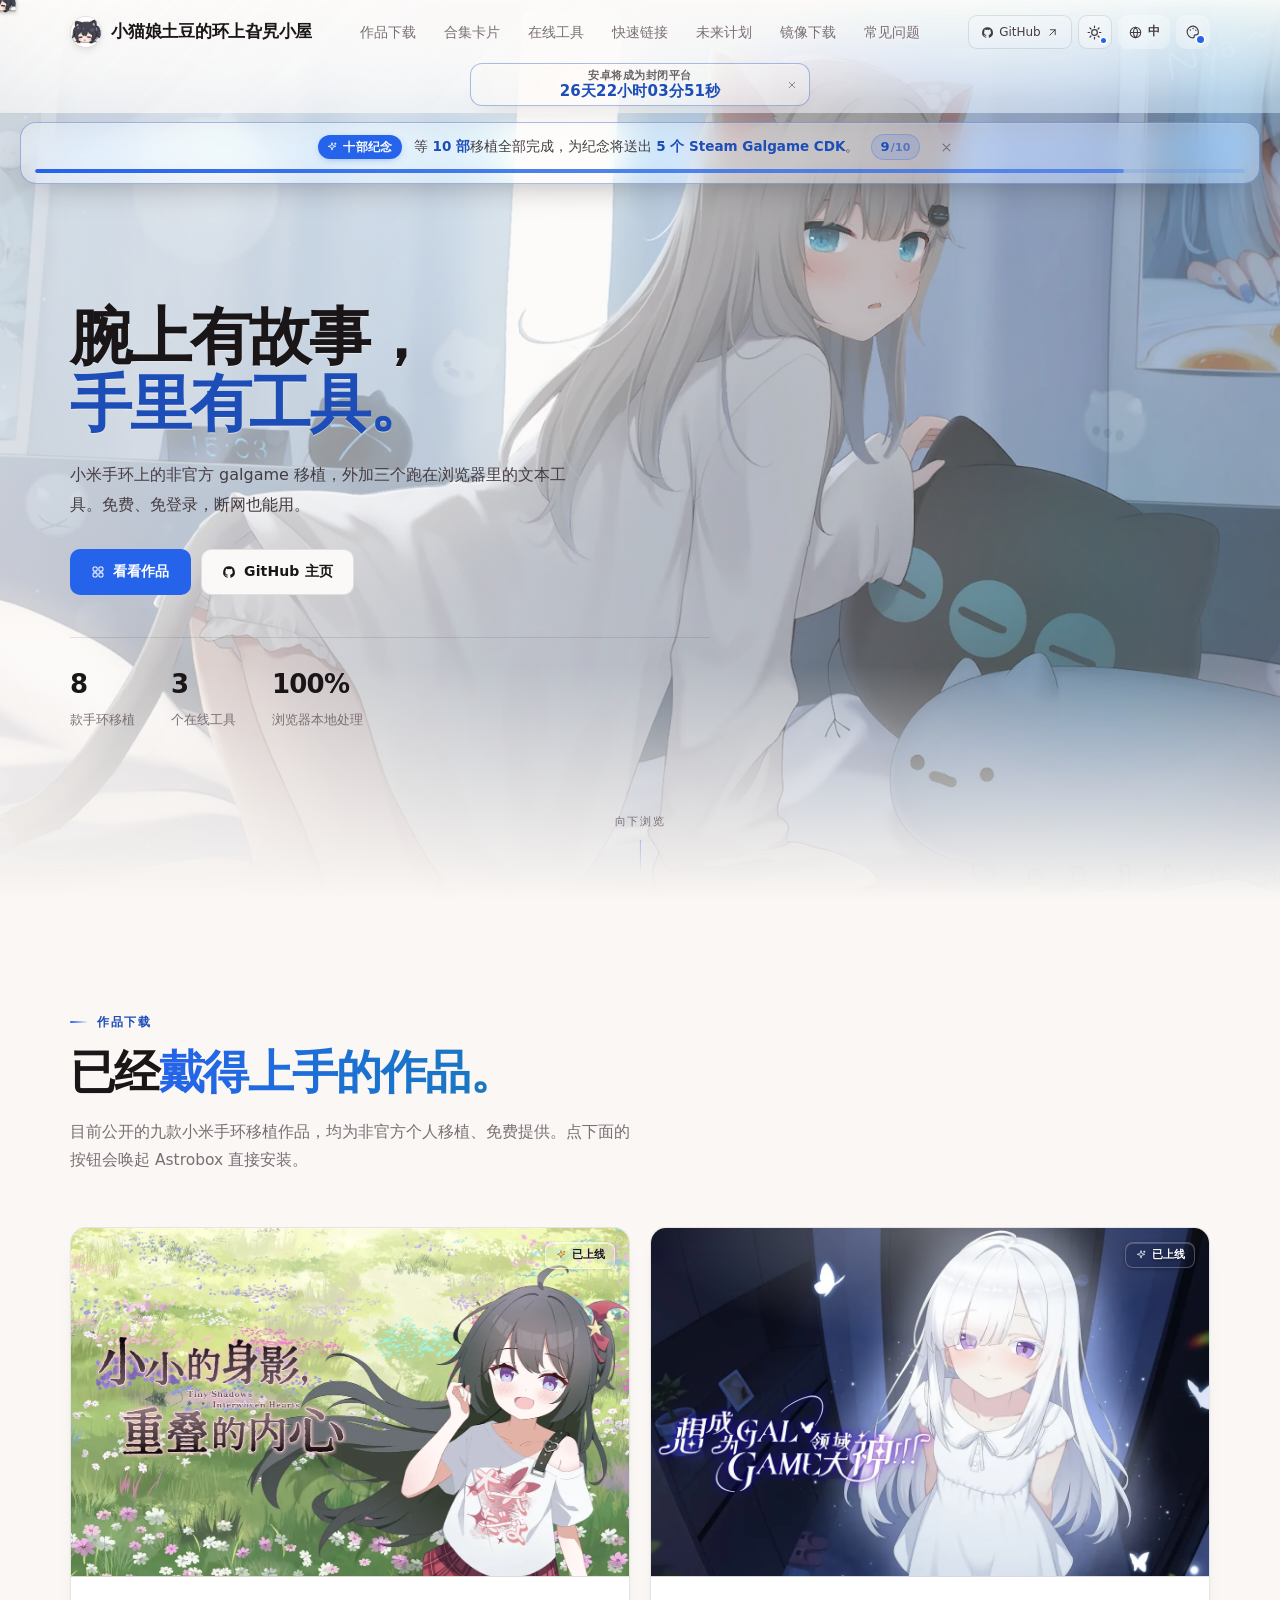
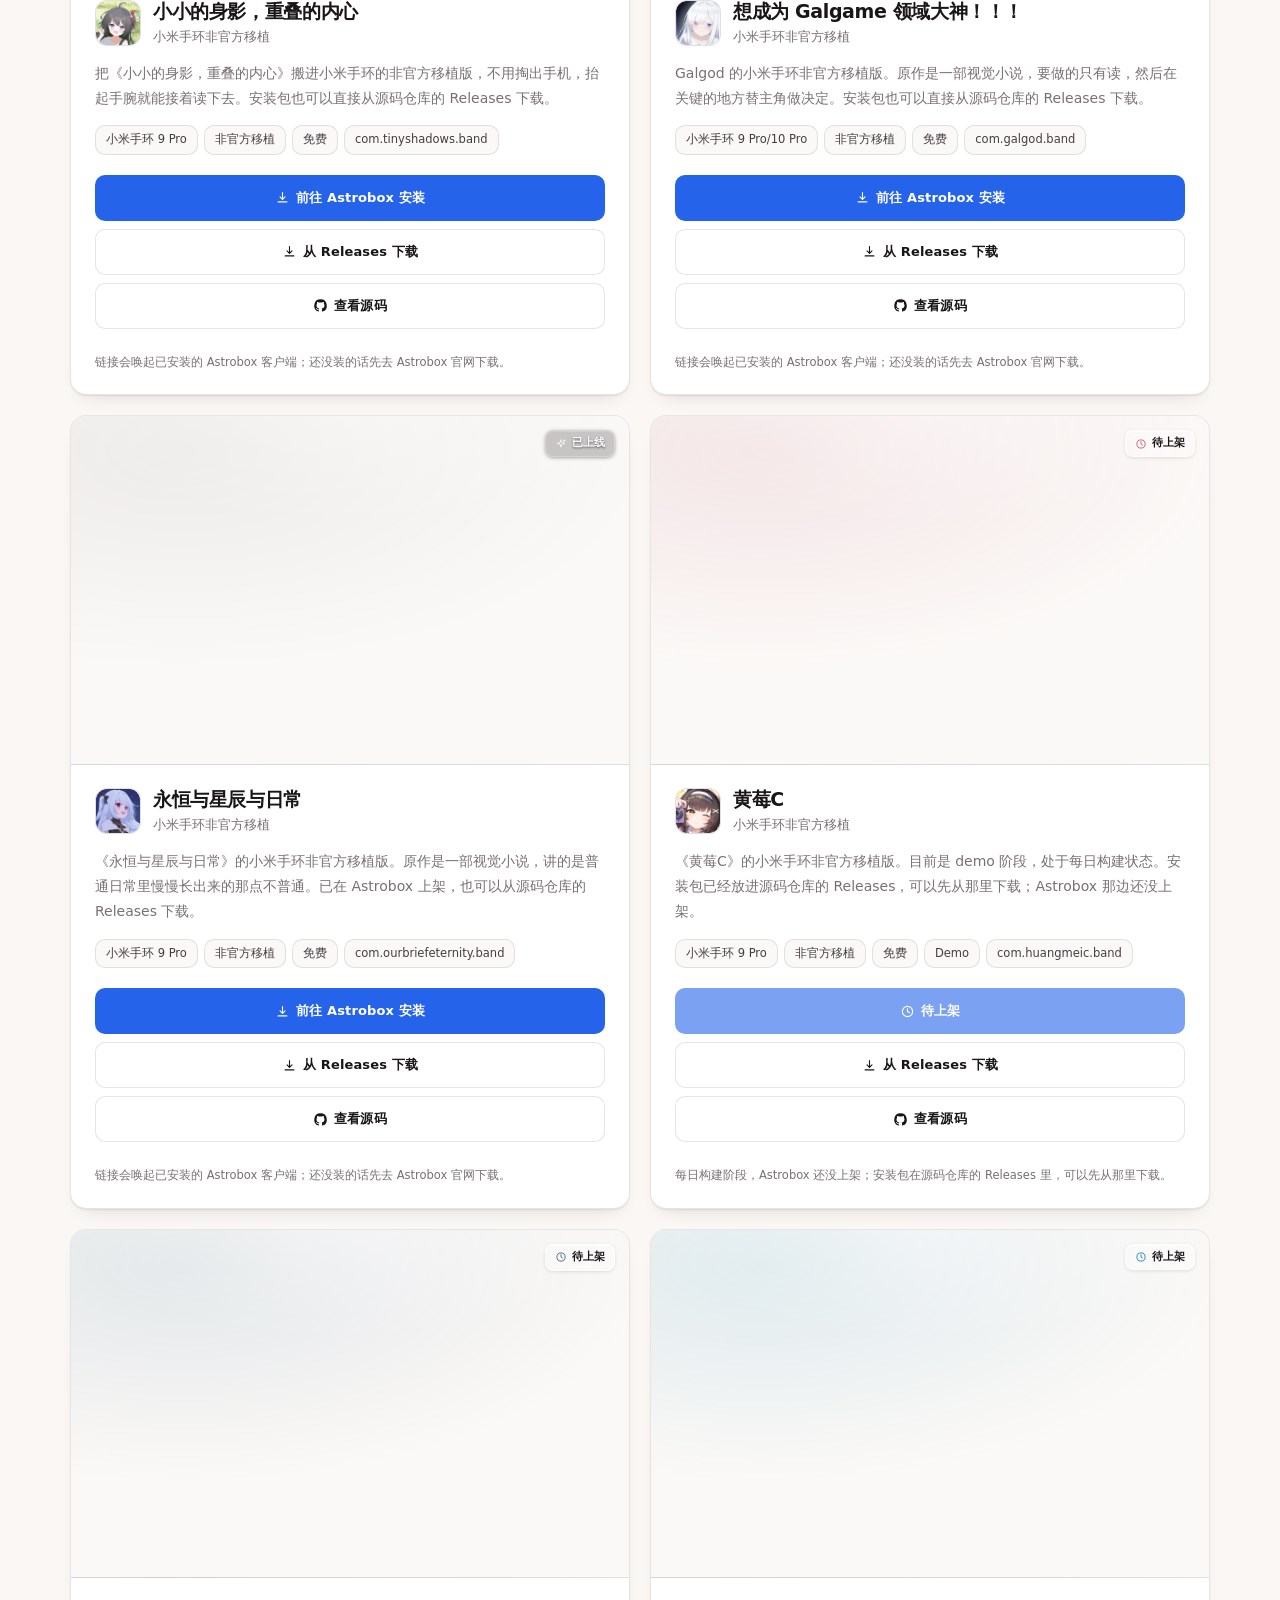
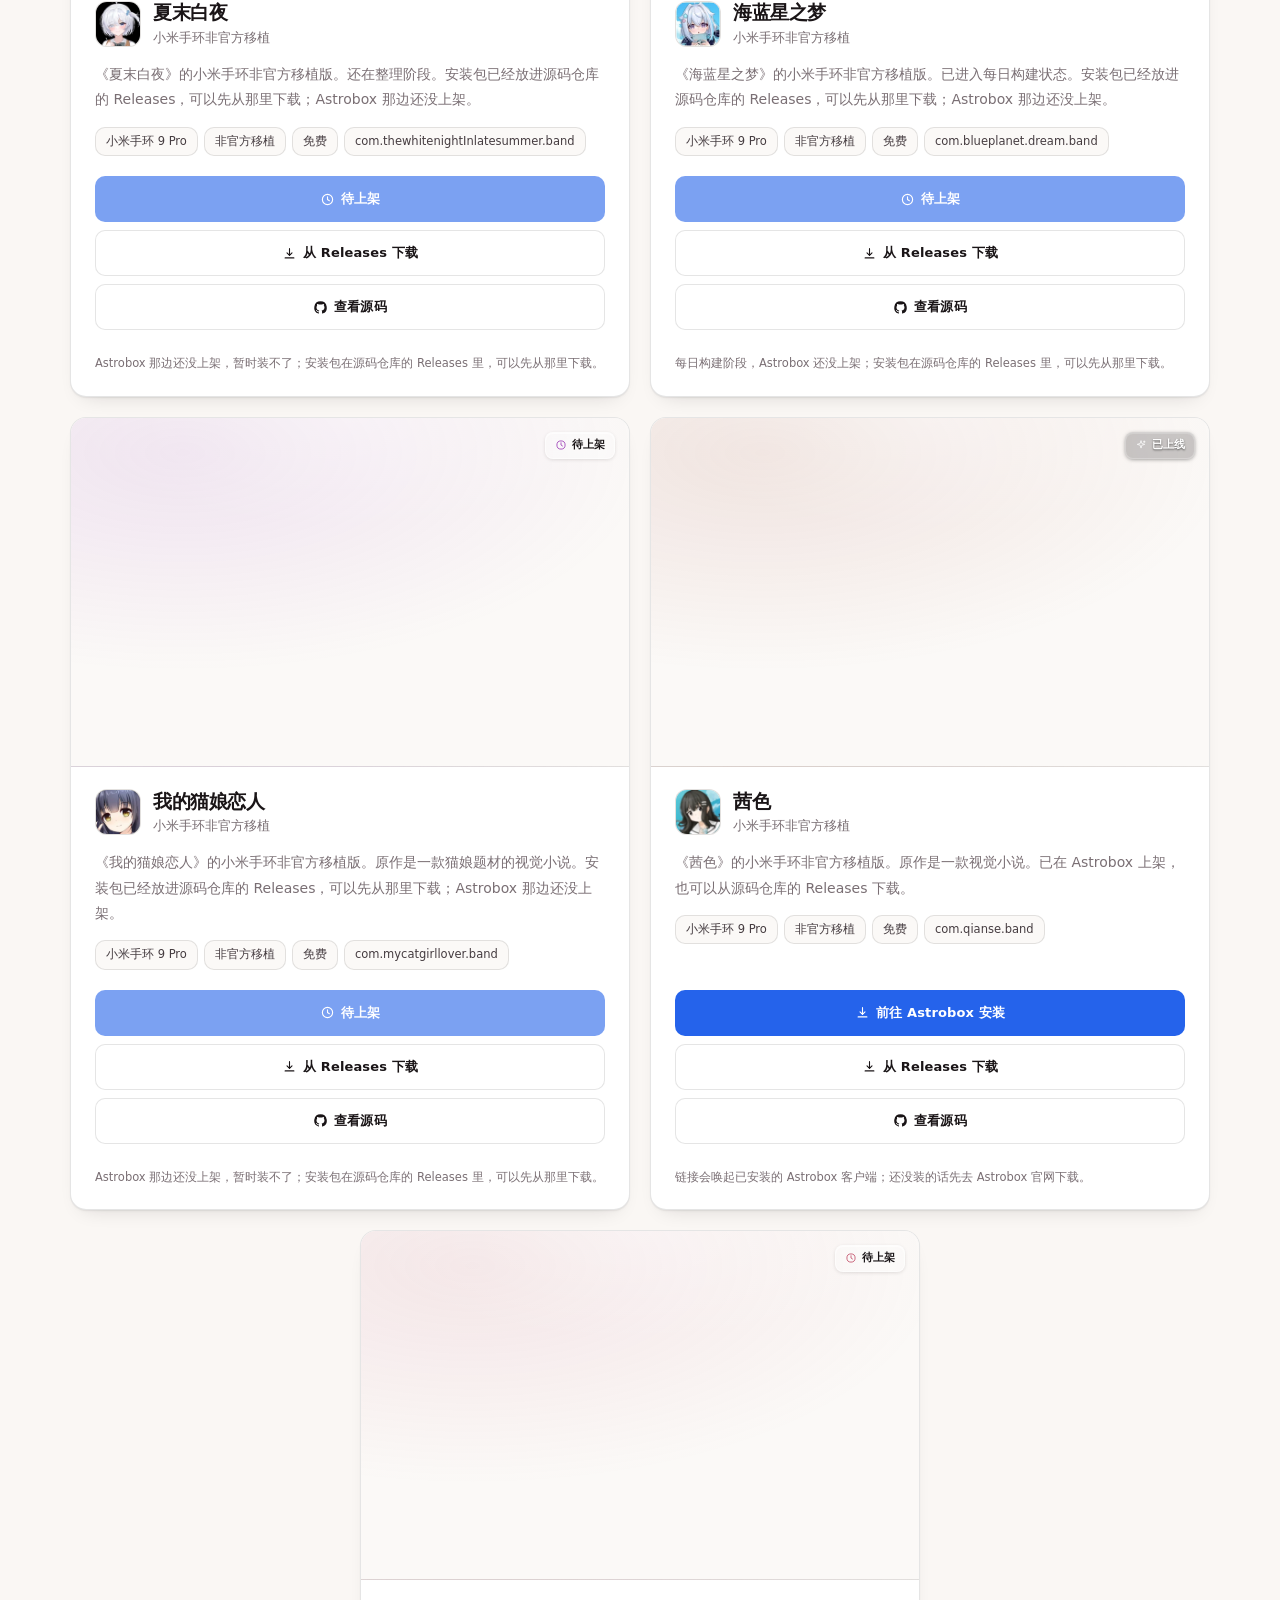
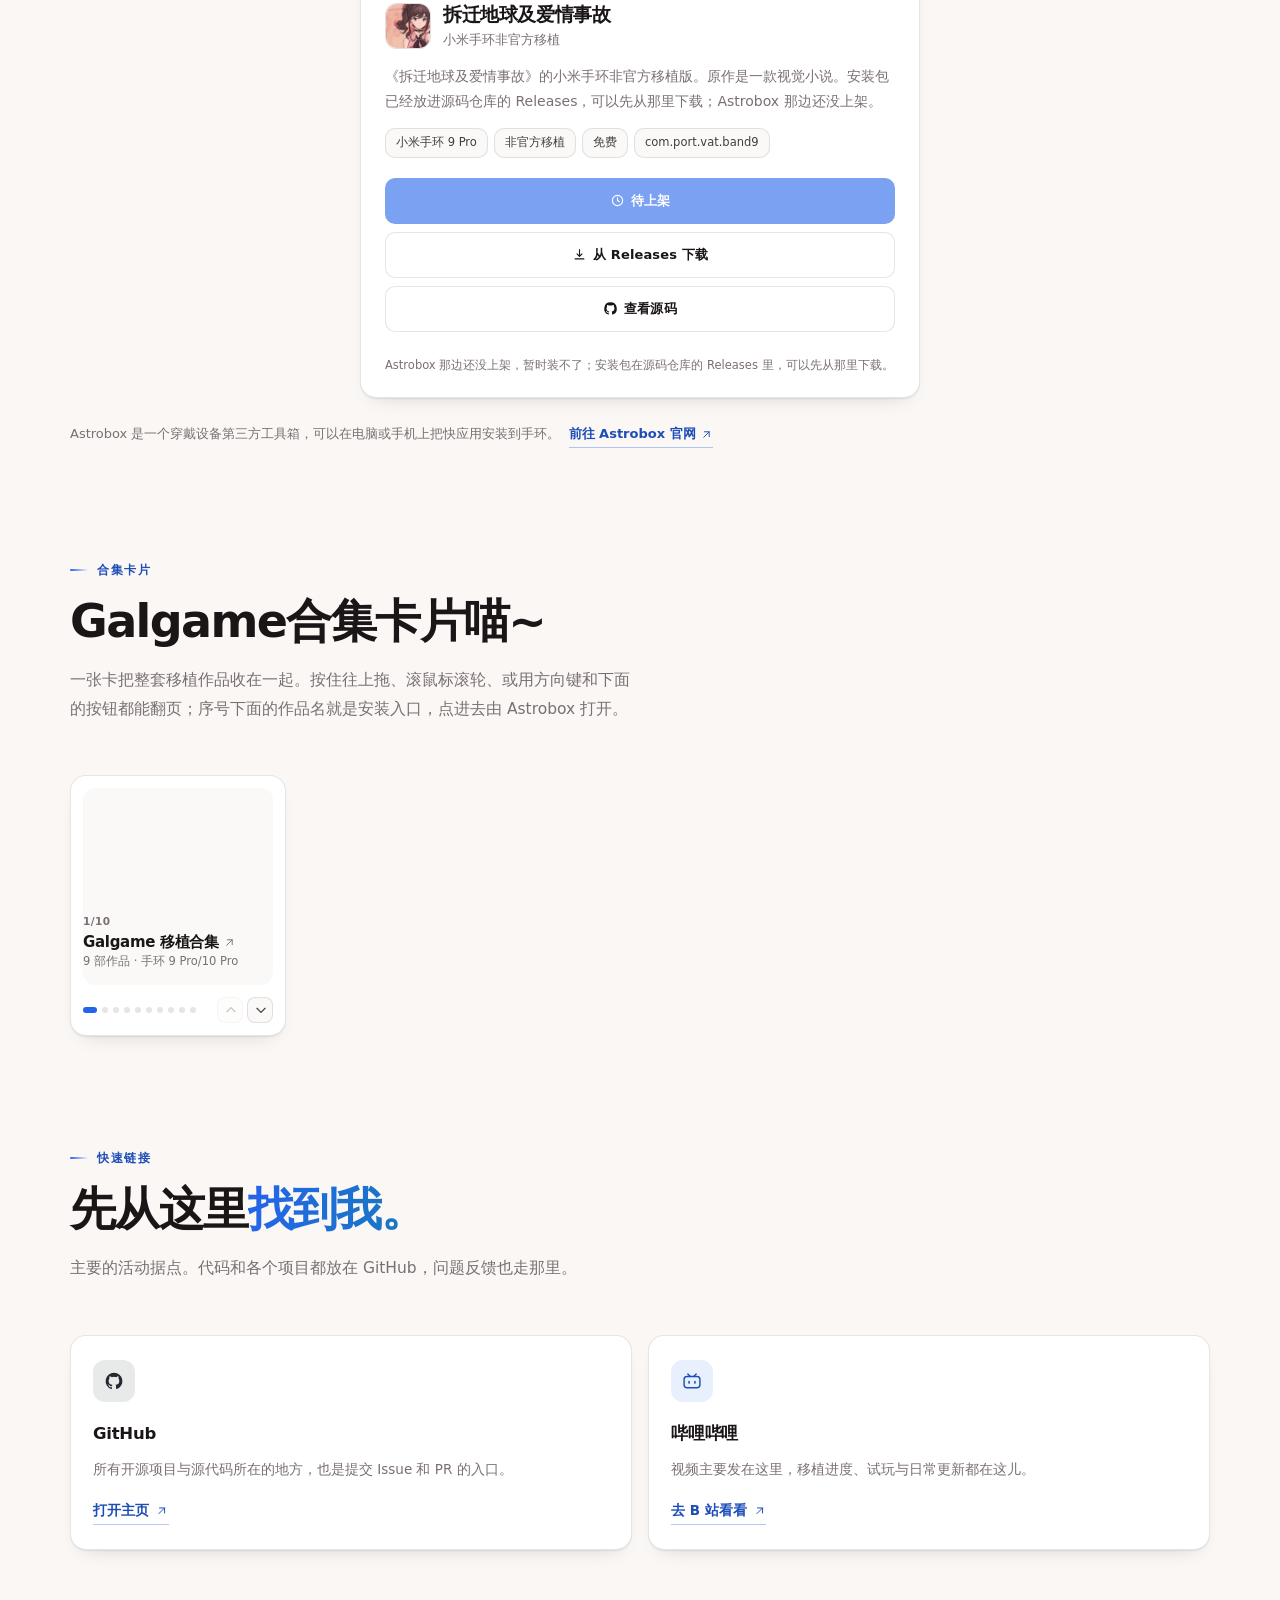
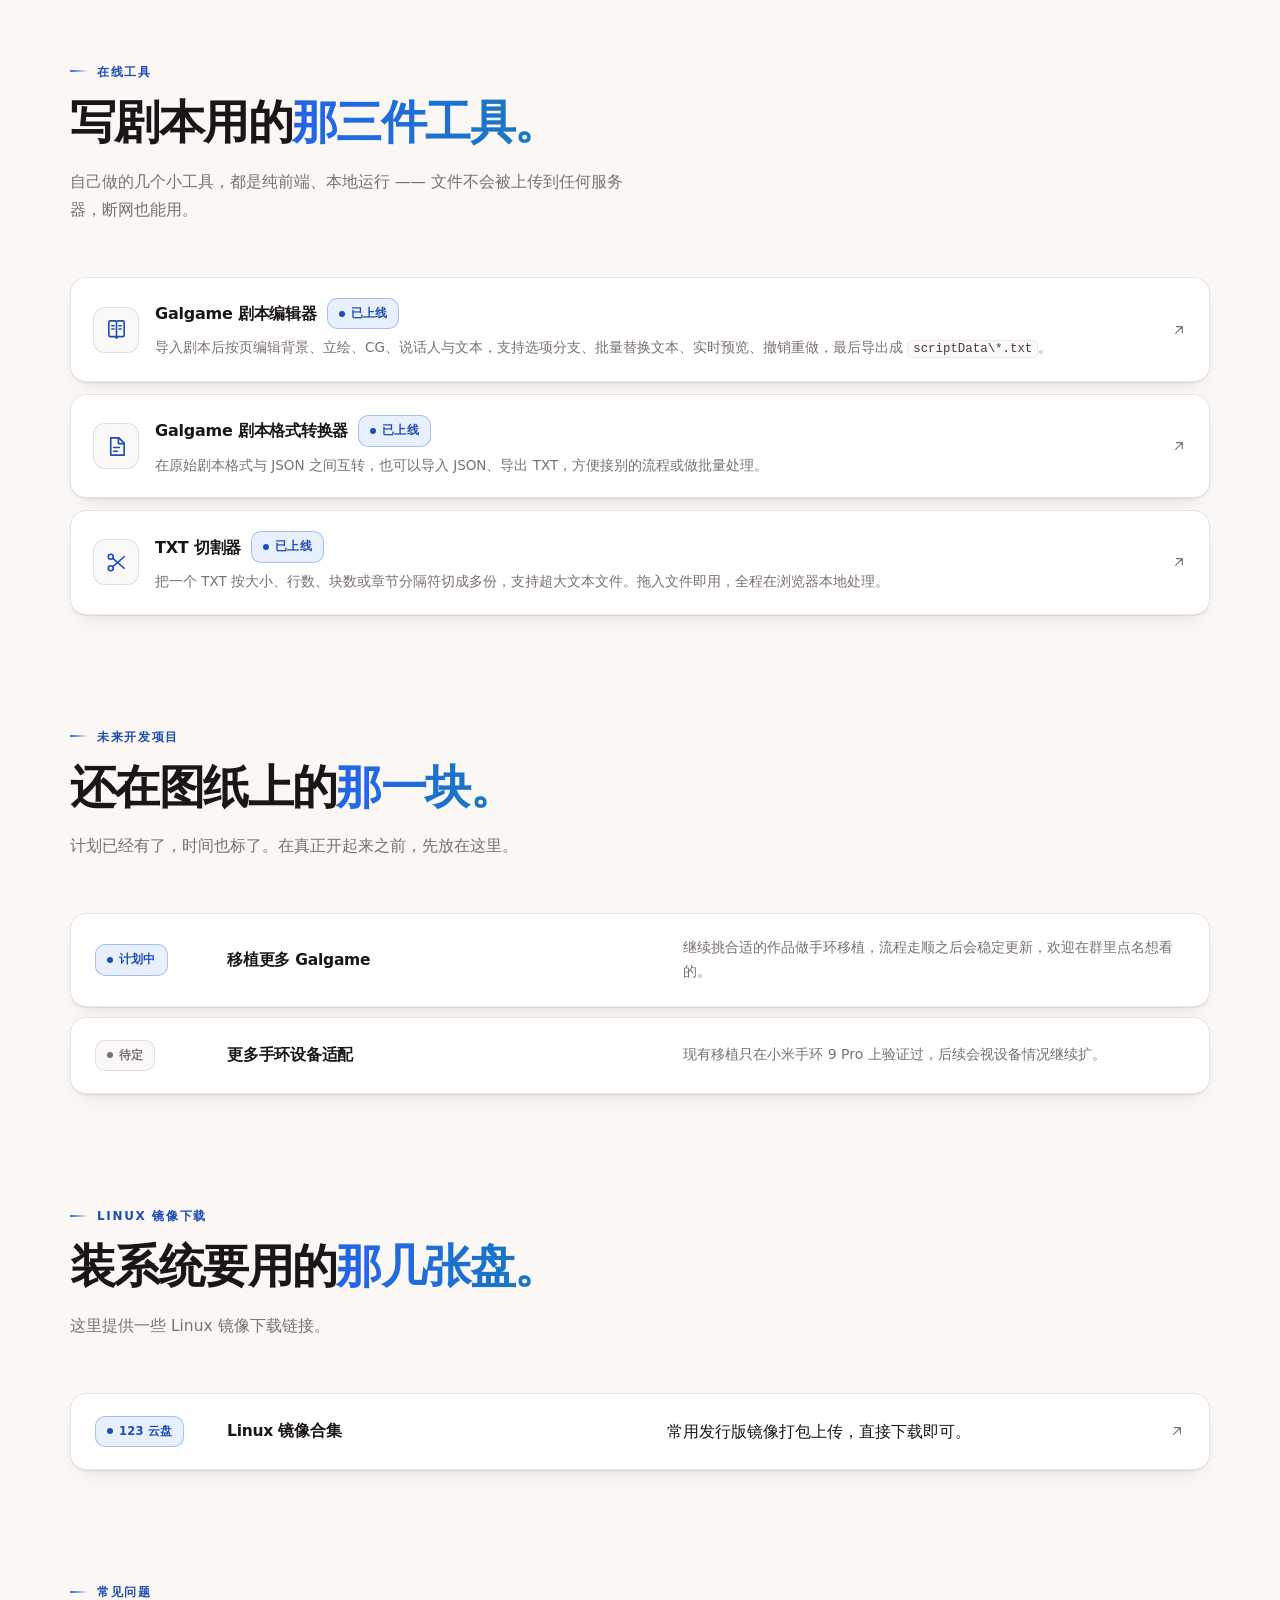
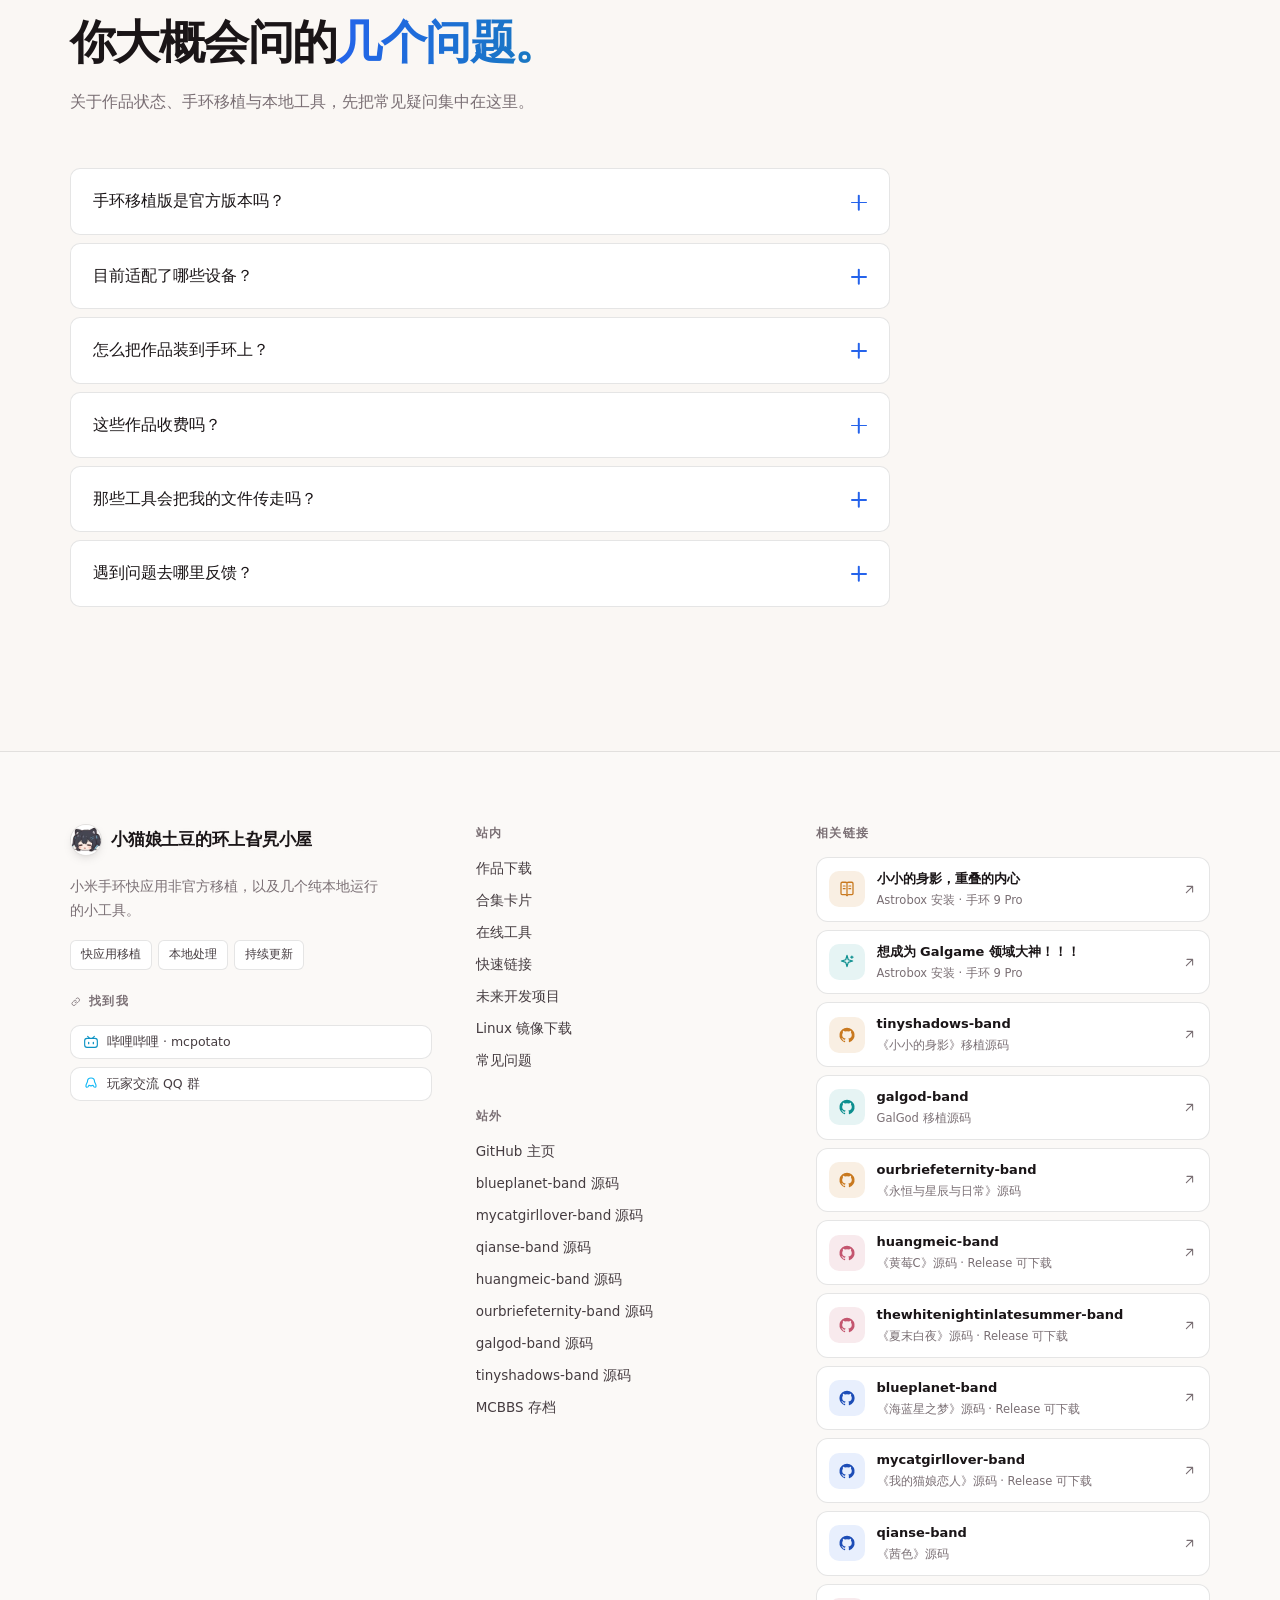
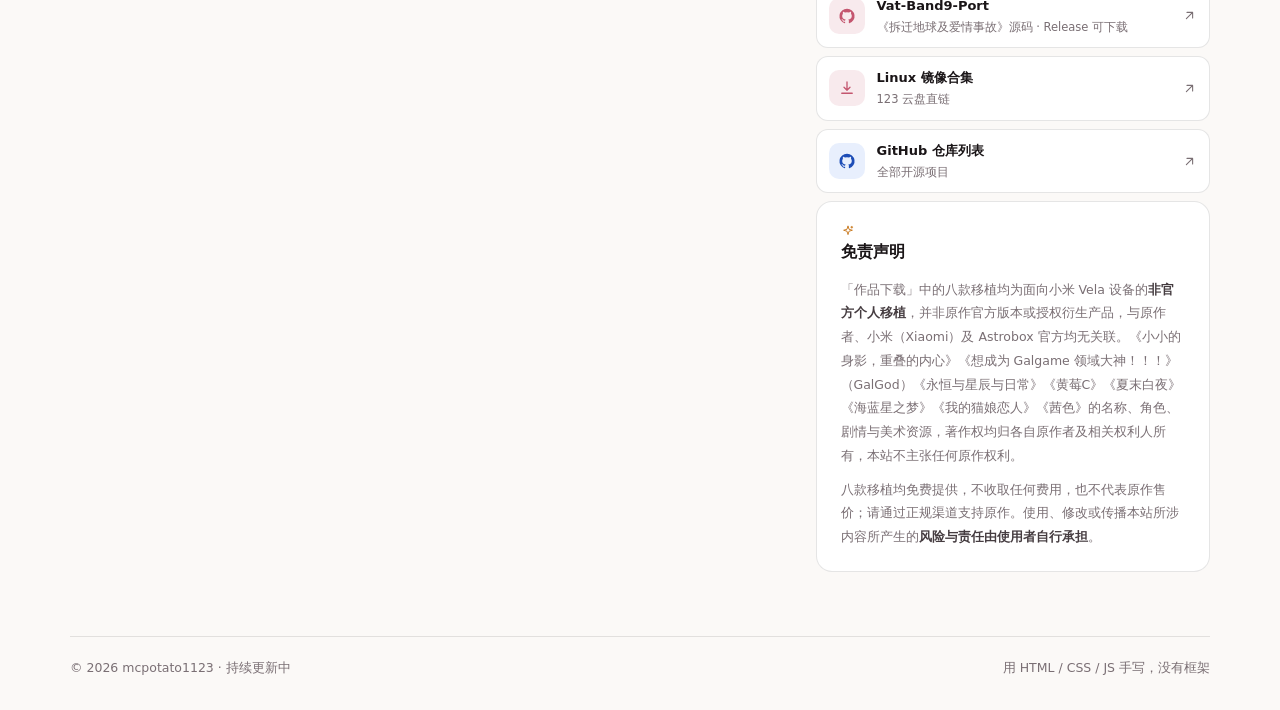
<file: index.html>
<!DOCTYPE html>
<html lang="zh-CN" data-theme-state="light">
<head>
<meta charset="UTF-8">
<meta name="viewport" content="width=device-width, initial-scale=1.0, maximum-scale=1.0, user-scalable=no">
<title>小猫娘土豆的环上旮旯小屋 · 小米手环移植与本地工具</title>
<meta name="description" content="mcpotato1123 的主页 —— 小米手环快应用非官方移植，以及几个纯前端本地运行的在线工具。《小小的身影，重叠的内心》《想成为 Galgame 领域大神！！！》《永恒与星辰与日常》《黄莓C》（HUANGMEI C）手环移植版、Galgame 剧本编辑器与格式转换器、Linux 镜像下载。">
<!-- 主题色。给两个 meta 各一个 id，交给首帧脚本按「已生效的主题」写死，
     不再依赖 media 属性 —— JS 用 querySelector 改带 media 的那对时会互相打架
     （浏览器按文档顺序取第一条匹配的，改错那条等于没生效）。
     id 是给 JS 用的锚点，别删。 -->
<meta name="theme-color" content="#faf7f4" id="metaThemeLight">
<meta name="theme-color" content="#141011" id="metaThemeDark">
<meta property="og:type" content="website">
<meta property="og:title" content="小猫娘土豆的环上旮旯小屋 · 小米手环移植与本地工具">
<meta property="og:description" content="小米手环快应用移植与本地小工具。很高兴你来到这里，欢迎访问。">
<meta property="og:url" content="https://mcpotato1123.github.io/">
<!-- 站点图标：与顶栏 logo 同一个头像。给多档是为了覆盖浏览器页签、书签、
     以及 iOS 添加到主屏幕（apple-touch-icon）这几种取图方式。 -->
<link rel="icon" type="image/png" sizes="32x32" href="favicon-32.png">
<link rel="icon" type="image/svg+xml" href="favicon.svg">
<link rel="apple-touch-icon" href="apple-touch-icon.png">
<link rel="stylesheet" href="styles.css">
<!-- 主题与能力分级必须在首帧之前落地，否则会闪一下默认主题。
     这段是内联的、且在 <head> 里同步执行 —— 不能挪到 app.js，
     否则浏览器会先用默认主题画一帧，再被脚本改掉，出现明显闪白/闪黑。 -->
<script>
(function(){
  var d=document.documentElement;
  d.classList.add('js');

  /* 主题三态：'light' / 'dark' / 'auto'。
     auto = 跟随系统，也是**没有存过偏好时的默认值**。
     存过的值优先，所以用户手动选过之后不会再被系统改回去。 */
  var pref='auto';
  try{ pref = localStorage.getItem('cenilla-theme') || 'auto'; }catch(e){}
  var mqDark = window.matchMedia ? window.matchMedia('(prefers-color-scheme: dark)') : null;
  var resolved = pref==='auto' ? ((mqDark && mqDark.matches) ? 'dark' : 'light') : pref;

  d.dataset.theme = resolved;
  d.dataset.themeState = resolved;
  d.dataset.themePref = pref;

  /* 主色主题：和明暗一样必须在首帧就定好，否则会先闪一下默认蓝再变色。
     默认 blue 不写属性，让 :root 里的品牌蓝生效。
     自定义色存在另一条记录里，里面**连同算好的 --accent-fg 一起存**，
     这样首帧脚本不必重复一遍对比度计算 —— 避免了同一套逻辑写两处。 */
  var accent='blue';
  try{ accent = localStorage.getItem('cenilla-accent') || 'blue'; }catch(e){}
  if(accent === 'custom'){
    var cz=null;
    try{ cz = JSON.parse(localStorage.getItem('cenilla-accent-custom') || 'null'); }catch(e){}
    if(cz && /^#[0-9a-f]{6}$/i.test(cz.c || '')){
      d.style.setProperty('--accent', cz.c);
      if(cz.fg) d.style.setProperty('--accent-fg', cz.fg);
    }else{ accent='blue'; }          /* 记录损坏就退回品牌蓝，不留下半个状态 */
  }
  if(accent !== 'blue' && accent !== 'custom') d.dataset.accent = accent;

  /* 主题色：把「当前生效的那个颜色」直接写成唯一一条，避免与 media 版打架 */
  var metaL=document.getElementById('metaThemeLight');
  var metaD=document.getElementById('metaThemeDark');
  if(metaL && metaD){
    metaL.setAttribute('media', resolved==='light' ? 'all' : 'not all');
    metaD.setAttribute('media', resolved==='dark' ? 'all' : 'not all');
  }

  var q=new URLSearchParams(location.search).get('fx');
  var lite=q==='lite'||q==='noblur';
  if(!q){
    var mem=navigator.deviceMemory, cores=navigator.hardwareConcurrency;
    lite=(mem&&mem<=2)||(cores&&cores<=2)||
      (window.matchMedia&&window.matchMedia('(prefers-reduced-motion: reduce)').matches)||
      (navigator.connection&&navigator.connection.saveData);
  }
  if(lite)d.classList.add('fx-lite');
  if(q==='noblur'||q==='lite')d.classList.add('fx-noblur');
})();
</script>
</head>
<body>

<!-- ===================== SVG 图标精灵 ===================== -->
<svg class="sprite" aria-hidden="true" focusable="false" xmlns="http://www.w3.org/2000/svg">
  <symbol id="i-arrow-up" viewBox="0 0 24 24"><path d="M12 19V5M6 11l6-6 6 6" fill="none" stroke="currentColor" stroke-width="1.75" stroke-linecap="round" stroke-linejoin="round"/></symbol>
  <symbol id="i-arrow-ur" viewBox="0 0 24 24"><path d="M7 17 17 7M8 7h9v9" fill="none" stroke="currentColor" stroke-width="1.75" stroke-linecap="round" stroke-linejoin="round"/></symbol>
  <symbol id="i-download" viewBox="0 0 24 24"><path d="M12 4v11m0 0 4-4m-4 4-4-4M5 19h14" fill="none" stroke="currentColor" stroke-width="1.75" stroke-linecap="round" stroke-linejoin="round"/></symbol>
  <symbol id="i-sun" viewBox="0 0 24 24"><circle cx="12" cy="12" r="4" fill="none" stroke="currentColor" stroke-width="1.75"/><path d="M12 3v2m0 14v2M3 12h2m14 0h2M5.6 5.6 7 7m10 10 1.4 1.4M18.4 5.6 17 7M7 17l-1.4 1.4" fill="none" stroke="currentColor" stroke-width="1.75" stroke-linecap="round"/></symbol>
  <symbol id="i-moon" viewBox="0 0 24 24"><path d="M20.5 13.4A8.4 8.4 0 0 1 10.6 3.5a8.4 8.4 0 1 0 9.9 9.9Z" fill="none" stroke="currentColor" stroke-width="1.75" stroke-linejoin="round"/></symbol>
  <symbol id="i-github" viewBox="0 0 24 24"><path fill="currentColor" d="M12 2.2a10 10 0 0 0-3.16 19.5c.5.1.68-.22.68-.48l-.01-1.7c-2.78.6-3.37-1.34-3.37-1.34-.45-1.16-1.1-1.47-1.1-1.47-.9-.62.07-.6.07-.6 1 .07 1.53 1.03 1.53 1.03.88 1.52 2.32 1.08 2.88.83.09-.64.35-1.08.63-1.33-2.22-.25-4.55-1.11-4.55-4.95 0-1.09.39-1.99 1.03-2.69-.1-.25-.45-1.27.1-2.65 0 0 .84-.27 2.75 1.03a9.5 9.5 0 0 1 5 0c1.91-1.3 2.75-1.03 2.75-1.03.55 1.38.2 2.4.1 2.65.64.7 1.03 1.6 1.03 2.69 0 3.85-2.34 4.7-4.57 4.94.36.31.68.92.68 1.86l-.01 2.75c0 .27.18.59.69.48A10 10 0 0 0 12 2.2Z"/></symbol>
  <symbol id="i-home" viewBox="0 0 24 24"><path d="M4 10.5 12 4l8 6.5V19a1 1 0 0 1-1 1h-4v-6h-6v6H5a1 1 0 0 1-1-1Z" fill="none" stroke="currentColor" stroke-width="1.75" stroke-linejoin="round"/></symbol>
  <symbol id="i-bolt" viewBox="0 0 24 24"><path d="M13 2 4.5 13.5H11L10 22l8.5-11.5H12Z" fill="none" stroke="currentColor" stroke-width="1.75" stroke-linejoin="round"/></symbol>
  <symbol id="i-chev-down" viewBox="0 0 24 24"><path d="M5 9l7 7 7-7" fill="none" stroke="currentColor" stroke-width="2" stroke-linecap="round" stroke-linejoin="round"/></symbol>
  <symbol id="i-x" viewBox="0 0 24 24"><path d="M6.5 6.5 17.5 17.5M17.5 6.5 6.5 17.5" fill="none" stroke="currentColor" stroke-width="1.9" stroke-linecap="round"/></symbol>
  <symbol id="i-globe" viewBox="0 0 24 24"><g fill="none" stroke="currentColor" stroke-width="1.7"><circle cx="12" cy="12" r="8.4"/><path d="M3.6 12h16.8M12 3.6c2.2 2.4 3.3 5.2 3.3 8.4s-1.1 6-3.3 8.4c-2.2-2.4-3.3-5.2-3.3-8.4S9.8 6 12 3.6Z"/></g></symbol>
  <!-- 调色板：外轮廓是带拇指孔的画家调色板，里面三个小色点代表可选主色 -->
  <symbol id="i-palette" viewBox="0 0 24 24"><g fill="none" stroke="currentColor" stroke-width="1.7" stroke-linecap="round" stroke-linejoin="round"><path d="M12 3.2a8.8 8.8 0 1 0 0 17.6c1.4 0 1.9-.7 1.9-1.5 0-.5-.3-.9-.3-1.4 0-.9.7-1.5 1.7-1.5h1.4c2 0 3.4-1.5 3.4-3.6C20.1 7.2 16.5 3.2 12 3.2Z"/><circle cx="8" cy="9" r="1.1" fill="currentColor" stroke="none"/><circle cx="12.2" cy="6.8" r="1.1" fill="currentColor" stroke="none"/><circle cx="16.2" cy="9.2" r="1.1" fill="currentColor" stroke="none"/></g></symbol>
  <symbol id="i-sparkle" viewBox="0 0 24 24"><path d="M12 3.2 13.7 9l5.8 1.7-5.8 1.7L12 18.2 10.3 12.4 4.5 10.7 10.3 9Z" fill="none" stroke="currentColor" stroke-width="1.6" stroke-linejoin="round"/><path d="M18.5 4v3M20 5.5h-3" fill="none" stroke="currentColor" stroke-width="1.6" stroke-linecap="round"/></symbol>
  <!-- i-clock：通用语义图标（等待/时间）。曾用于项目卡的「弃更模式」角标，
       那批卡删掉后被当死代码移除过；《永恒与星辰与日常》审核期间又用了一次。
       现在没有组件引用它 —— 保留是因为它属于基础图标集，
       和 i-grid / i-book / i-note 一样随时可能被新内容用到。 -->
  <symbol id="i-clock" viewBox="0 0 24 24"><circle cx="12" cy="12" r="8.2" fill="none" stroke="currentColor" stroke-width="1.75"/><path d="M12 7.5V12l3 2" fill="none" stroke="currentColor" stroke-width="1.75" stroke-linecap="round" stroke-linejoin="round"/></symbol>
  <symbol id="i-grid" viewBox="0 0 24 24"><rect x="3.5" y="3.5" width="7" height="7" rx="2" fill="none" stroke="currentColor" stroke-width="1.75"/><rect x="13.5" y="3.5" width="7" height="7" rx="2" fill="none" stroke="currentColor" stroke-width="1.75"/><rect x="3.5" y="13.5" width="7" height="7" rx="2" fill="none" stroke="currentColor" stroke-width="1.75"/><rect x="13.5" y="13.5" width="7" height="7" rx="2" fill="none" stroke="currentColor" stroke-width="1.75"/></symbol>
  <symbol id="i-link" viewBox="0 0 24 24"><path d="M10.5 13.5a4 4 0 0 0 5.66 0l2.5-2.5a4 4 0 0 0-5.66-5.66l-1 1M13.5 10.5a4 4 0 0 0-5.66 0l-2.5 2.5a4 4 0 0 0 5.66 5.66l1-1" fill="none" stroke="currentColor" stroke-width="1.7" stroke-linecap="round" stroke-linejoin="round"/></symbol>
  <symbol id="i-note" viewBox="0 0 24 24"><path d="M6 3h8.5L20 8.5V21H6Z" fill="none" stroke="currentColor" stroke-width="1.7" stroke-linejoin="round"/><path d="M14 3v6h6M9 13h6M9 17h4" fill="none" stroke="currentColor" stroke-width="1.7" stroke-linecap="round" stroke-linejoin="round"/></symbol>
  <symbol id="i-book" viewBox="0 0 24 24"><path d="M4 4.5A1.5 1.5 0 0 1 5.5 3H10a2.5 2.5 0 0 1 2 1 2.5 2.5 0 0 1 2-1h4.5A1.5 1.5 0 0 1 20 4.5V18a1.5 1.5 0 0 1-1.5 1.5H14a2 2 0 0 0-2 1.5 2 2 0 0 0-2-1.5H5.5A1.5 1.5 0 0 1 4 18Z" fill="none" stroke="currentColor" stroke-width="1.7" stroke-linejoin="round"/><path d="M12 4.5V21" fill="none" stroke="currentColor" stroke-width="1.7"/><path d="M7 8h2.5M7 11.5h2.5M14.5 8H17M14.5 11.5H17" fill="none" stroke="currentColor" stroke-width="1.5" stroke-linecap="round"/></symbol>
  <symbol id="i-scissors" viewBox="0 0 24 24"><g fill="none" stroke="currentColor" stroke-width="1.7" stroke-linecap="round" stroke-linejoin="round"><circle cx="6" cy="18" r="2.6"/><circle cx="6" cy="6" r="2.6"/><path d="M8.2 7.6 20 18M8.2 16.4 20 6"/></g></symbol>
  <symbol id="i-bili" viewBox="0 0 24 24"><rect x="2.5" y="6.5" width="19" height="13.5" rx="3.5" fill="none" stroke="currentColor" stroke-width="1.7"/><path d="M7 3.5 10 6.5M17 3.5 14 6.5" fill="none" stroke="currentColor" stroke-width="1.7" stroke-linecap="round"/><path d="M8.5 12.5v2M15.5 12.5v2" fill="none" stroke="currentColor" stroke-width="1.9" stroke-linecap="round"/></symbol>
  <symbol id="i-qq" viewBox="0 0 24 24"><path d="M12 3c3.1 0 5.3 2.2 5.3 5.2 0 .9.3 1.4.9 2.4.9 1.6 1.4 2.9 1.4 4.3 0 1.2-.6 2-1.6 2-1.2 0-2.2-1.1-2.8-2.9-1 .5-2 .8-3.2.8s-2.2-.3-3.2-.8c-.6 1.8-1.6 2.9-2.8 2.9-1 0-1.6-.8-1.6-2 0-1.4.5-2.7 1.4-4.3.6-1 .9-1.5.9-2.4C6.7 5.2 8.9 3 12 3Z" fill="none" stroke="currentColor" stroke-width="1.7" stroke-linejoin="round"/></symbol>
</svg>

<div class="backdrop" aria-hidden="true">
  <div class="grid-lines"></div>
  <div class="grain"></div>
</div>

<!-- ===================== 折射滤镜（iOS 26 Liquid Glass 那层） =====================
     原理：feDisplacementMap 用一张「位移贴图」把每个像素按图里的值挪开 ——
     贴图的 R 通道管横向位移、G 通道管纵向位移，128 表示不偏移。
     下面这张贴图是纵向的：上沿往下推、下沿往上推、中间不动，
     于是玻璃边缘会把背后内容「拉」进来，形成凸透镜的放大感。

     两个硬约束（改之前先读）：
     1. 贴图必须内联成 data URI。<feImage> 引用外部图片会被 Chrome 拦掉（跨源限制），
        用 URL() 指向 .svg 文件同样不可靠。
     2. 三个滤镜只是 scale 不同（8 / 16 / 28），用哪个由 CSS 的
        "glass-refract" 自定义属性决定，这样切换强度不用改 HTML。
        （注意：正文里不能写那个属性名本身，因为它以两个连字符开头 ——
         HTML 注释里出现连续两个连字符会提前闭合注释，把后面的内容变成正文。） -->
<svg class="sprite" aria-hidden="true" focusable="false" xmlns="http://www.w3.org/2000/svg">
  <defs>
    <filter id="f-refract-s" x="0" y="0" width="100%" height="100%"
            filterUnits="objectBoundingBox" primitiveUnits="userSpaceOnUse"
            color-interpolation-filters="sRGB">
      <feImage href="[data-uri]"
              x="0" y="0" width="100%" height="100%" preserveAspectRatio="none" result="map"/>
      <feDisplacementMap in="SourceGraphic" in2="map" scale="8"
                         xChannelSelector="R" yChannelSelector="G"/>
    </filter>

    <filter id="f-refract-m" x="0" y="0" width="100%" height="100%"
            filterUnits="objectBoundingBox" primitiveUnits="userSpaceOnUse"
            color-interpolation-filters="sRGB">
      <feImage href="[data-uri]"
              x="0" y="0" width="100%" height="100%" preserveAspectRatio="none" result="map"/>
      <feDisplacementMap in="SourceGraphic" in2="map" scale="16"
                         xChannelSelector="R" yChannelSelector="G"/>
    </filter>

    <filter id="f-refract-l" x="0" y="0" width="100%" height="100%"
            filterUnits="objectBoundingBox" primitiveUnits="userSpaceOnUse"
            color-interpolation-filters="sRGB">
      <feImage href="[data-uri]"
              x="0" y="0" width="100%" height="100%" preserveAspectRatio="none" result="map"/>
      <feDisplacementMap in="SourceGraphic" in2="map" scale="28"
                         xChannelSelector="R" yChannelSelector="G"/>
    </filter>
  </defs>
</svg>
<div class="spotlight" aria-hidden="true"></div>
<div class="cursor" aria-hidden="true"><span class="cursor-ring"></span><span class="cursor-dot"></span></div>
<a class="sr-only" href="#main" data-i18n="a11y.skip">跳到主要内容</a>

<!-- ===================== 预告横幅 =====================
     固定在视口**顶部、顶栏下方**，整块**不可点击** —— 只做预告，不做跳转入口。
     用 <div> 而不是 <a>，并且刻意没有写 cursor、也没有 hover 反馈，
     所以鼠标移上去就是普通箭头、点了没有任何反应（不要改成链接）。
     唯一可交互的是右侧的关闭按钮：按下去静默一段时间，之后自动回来。

     类名/ID 里的 ginka 是这枚横幅最初的代号（当时预告的是 GINKA）。
     现在预告内容换成了黄莓C，但**没有跟着改名** —— 改名要同时动
     HTML、CSS、i18n.js 三处，而它只是个内部标识，收益为零。
     换预告内容只需要改 i18n.js 里 ginka.tag / ginka.text 两个键。

     注意：这段注释里不能出现连续两个连字符（中文破折号、CSS 自定义属性名都是那个形状），
     HTML 注释遇到连续两个连字符会提前闭合，后面的内容会变成正文。 -->
<div class="ginka-banner" id="ginkaBanner" role="status">
  <div class="ginka-inner">
    <span class="ginka-tag"><svg class="ic" aria-hidden="true"><use href="#i-sparkle"/></svg><span data-i18n="ginka.tag">十部纪念</span></span>
    <span class="ginka-text" data-i18n-html="ginka.text">等 <strong>10 部</strong>移植全部完成，为纪念将送出 <strong>5 个 Steam Galgame CDK</strong>。</span>
    <span class="ginka-count" aria-hidden="true"><b id="ginkaDone">8</b><i>/10</i></span>
    <button class="ginka-close" id="ginkaClose" type="button" aria-label="关闭预告横幅">
      <svg class="ic" aria-hidden="true"><use href="#i-x"/></svg>
    </button>
  </div>
  <div class="ginka-progress" aria-hidden="true"><i></i></div>
</div>

<!-- ===================== 顶栏 ===================== -->
<header class="site-header" id="siteHeader">
  <div class="header-inner">
    <a class="brand" href="#top" data-i18n-attr="aria-label:a11y.brand" aria-label="mcpotato1123 的主页">
      <img class="brand-avatar" src="avatar.webp" srcset="avatar.webp 1x, avatar@2x.webp 2x"
           width="32" height="32" decoding="async" alt="">
      <span class="brand-text" data-i18n="brand.name">小猫娘土豆的环上旮旯小屋</span>
    </a>

    <nav class="nav" id="siteNav" data-i18n-attr="aria-label:a11y.nav" aria-label="站内导航">
      <span class="nav-ind" id="navInd" aria-hidden="true"></span>
      <a href="#works" data-i18n="nav.works">作品下载</a>
      <a href="#collage" data-i18n="nav.collage">合集卡片</a>
      <a href="#tools" data-i18n="nav.tools">在线工具</a>
      <a href="#links" data-i18n="nav.links">快速链接</a>
      <a href="#future" data-i18n="nav.future">未来计划</a>
      <a href="#mirrors" data-i18n="nav.mirrors">镜像下载</a>
      <a href="#faq" data-i18n="nav.faq">常见问题</a>
    </nav>

    <div class="header-actions">
      <a class="pill-btn" href="https://github.com/mcpotato1123" target="_blank" rel="noopener noreferrer"
         data-i18n-attr="aria-label:a11y.github" aria-label="GitHub 主页">
        <svg class="ic" aria-hidden="true"><use href="#i-github"/></svg>
        <span class="pill-btn-text">GitHub</span>
        <svg class="ic" aria-hidden="true"><use href="#i-arrow-ur"/></svg>
      </a>
      <button class="theme-toggle" id="themeToggle" type="button"
              data-i18n-attr="aria-label:a11y.theme" aria-label="切换深色 / 浅色主题">
        <span class="theme-track" aria-hidden="true">
          <svg class="ic t-light"><use href="#i-sun"/></svg>
          <svg class="ic t-dark"><use href="#i-moon"/></svg>
        </span>      </button>
      <button class="lang-toggle" id="langToggle" type="button" aria-haspopup="true" aria-expanded="false"
              data-i18n-attr="aria-label:a11y.lang" aria-label="切换语言">
        <svg class="ic" aria-hidden="true"><use href="#i-globe"/></svg>
        <span class="lang-code" id="langCode">中</span>
      </button>
      <button class="accent-toggle" id="accentToggle" type="button" aria-haspopup="true" aria-expanded="false"
              data-i18n-attr="aria-label:a11y.accent" aria-label="切换主色">
        <svg class="ic" aria-hidden="true"><use href="#i-palette"/></svg>
      </button>
      <button class="menu-toggle" id="menuToggle" type="button" aria-expanded="false" aria-controls="mobileMenu"
              data-i18n-attr="aria-label:a11y.menu" aria-label="打开菜单">
        <span></span><span></span>
      </button>
    </div>

    <!-- 调色盘：标题行显示当前色名，下面是 4×2 色珠。
         每个色珠内嵌一枚对勾（只在选中时显示），所以选中态不依赖颜色识别；
         style="--i:n" 给错落入场动画排延迟。 -->
    <div class="accent-menu" id="accentMenu" role="menu" hidden>
      <div class="accent-menu-head">
        <span data-i18n="accent.title">主色</span>
        <strong id="accentName" data-i18n="accent.blue">品牌蓝</strong>
      </div>
      <div class="accent-grid">
        <button class="accent-swatch" type="button" role="menuitemradio" data-accent="blue" style="--i:0"
                aria-checked="true" data-i18n-attr="aria-label:accent.blue" aria-label="品牌蓝">
          <svg class="sw-check" viewBox="0 0 24 24" aria-hidden="true" fill="none" stroke="currentColor" stroke-width="3.2" stroke-linecap="round" stroke-linejoin="round"><path d="M4 12.5 9.5 18 20 6.5"/></svg>
        </button>
        <button class="accent-swatch" type="button" role="menuitemradio" data-accent="sky" style="--i:1"
                aria-checked="false" data-i18n-attr="aria-label:accent.sky" aria-label="天蓝">
          <svg class="sw-check" viewBox="0 0 24 24" aria-hidden="true" fill="none" stroke="currentColor" stroke-width="3.2" stroke-linecap="round" stroke-linejoin="round"><path d="M4 12.5 9.5 18 20 6.5"/></svg>
        </button>
        <button class="accent-swatch" type="button" role="menuitemradio" data-accent="teal" style="--i:2"
                aria-checked="false" data-i18n-attr="aria-label:accent.teal" aria-label="青色">
          <svg class="sw-check" viewBox="0 0 24 24" aria-hidden="true" fill="none" stroke="currentColor" stroke-width="3.2" stroke-linecap="round" stroke-linejoin="round"><path d="M4 12.5 9.5 18 20 6.5"/></svg>
        </button>
        <button class="accent-swatch" type="button" role="menuitemradio" data-accent="emerald" style="--i:3"
                aria-checked="false" data-i18n-attr="aria-label:accent.emerald" aria-label="墨绿">
          <svg class="sw-check" viewBox="0 0 24 24" aria-hidden="true" fill="none" stroke="currentColor" stroke-width="3.2" stroke-linecap="round" stroke-linejoin="round"><path d="M4 12.5 9.5 18 20 6.5"/></svg>
        </button>
        <button class="accent-swatch" type="button" role="menuitemradio" data-accent="olive" style="--i:4"
                aria-checked="false" data-i18n-attr="aria-label:accent.olive" aria-label="橄榄">
          <svg class="sw-check" viewBox="0 0 24 24" aria-hidden="true" fill="none" stroke="currentColor" stroke-width="3.2" stroke-linecap="round" stroke-linejoin="round"><path d="M4 12.5 9.5 18 20 6.5"/></svg>
        </button>
        <button class="accent-swatch" type="button" role="menuitemradio" data-accent="amber" style="--i:5"
                aria-checked="false" data-i18n-attr="aria-label:accent.amber" aria-label="琥珀">
          <svg class="sw-check" viewBox="0 0 24 24" aria-hidden="true" fill="none" stroke="currentColor" stroke-width="3.2" stroke-linecap="round" stroke-linejoin="round"><path d="M4 12.5 9.5 18 20 6.5"/></svg>
        </button>
        <button class="accent-swatch" type="button" role="menuitemradio" data-accent="coral" style="--i:6"
                aria-checked="false" data-i18n-attr="aria-label:accent.coral" aria-label="珊瑚">
          <svg class="sw-check" viewBox="0 0 24 24" aria-hidden="true" fill="none" stroke="currentColor" stroke-width="3.2" stroke-linecap="round" stroke-linejoin="round"><path d="M4 12.5 9.5 18 20 6.5"/></svg>
        </button>
        <button class="accent-swatch" type="button" role="menuitemradio" data-accent="rose" style="--i:7"
                aria-checked="false" data-i18n-attr="aria-label:accent.rose" aria-label="玫红">
          <svg class="sw-check" viewBox="0 0 24 24" aria-hidden="true" fill="none" stroke="currentColor" stroke-width="3.2" stroke-linecap="round" stroke-linejoin="round"><path d="M4 12.5 9.5 18 20 6.5"/></svg>
        </button>
        <button class="accent-swatch" type="button" role="menuitemradio" data-accent="magenta" style="--i:8"
                aria-checked="false" data-i18n-attr="aria-label:accent.magenta" aria-label="品红">
          <svg class="sw-check" viewBox="0 0 24 24" aria-hidden="true" fill="none" stroke="currentColor" stroke-width="3.2" stroke-linecap="round" stroke-linejoin="round"><path d="M4 12.5 9.5 18 20 6.5"/></svg>
        </button>
        <button class="accent-swatch" type="button" role="menuitemradio" data-accent="violet" style="--i:9"
                aria-checked="false" data-i18n-attr="aria-label:accent.violet" aria-label="紫罗兰">
          <svg class="sw-check" viewBox="0 0 24 24" aria-hidden="true" fill="none" stroke="currentColor" stroke-width="3.2" stroke-linecap="round" stroke-linejoin="round"><path d="M4 12.5 9.5 18 20 6.5"/></svg>
        </button>
        <button class="accent-swatch" type="button" role="menuitemradio" data-accent="indigo" style="--i:10"
                aria-checked="false" data-i18n-attr="aria-label:accent.indigo" aria-label="靛蓝">
          <svg class="sw-check" viewBox="0 0 24 24" aria-hidden="true" fill="none" stroke="currentColor" stroke-width="3.2" stroke-linecap="round" stroke-linejoin="round"><path d="M4 12.5 9.5 18 20 6.5"/></svg>
        </button>
        <button class="accent-swatch" type="button" role="menuitemradio" data-accent="graphite" style="--i:11"
                aria-checked="false" data-i18n-attr="aria-label:accent.graphite" aria-label="石墨">
          <svg class="sw-check" viewBox="0 0 24 24" aria-hidden="true" fill="none" stroke="currentColor" stroke-width="3.2" stroke-linecap="round" stroke-linejoin="round"><path d="M4 12.5 9.5 18 20 6.5"/></svg>
        </button>
      </div>

      <!-- 自由取色：不调用系统取色器（Windows 那个弹窗又大又方，和本站风格完全不搭），
           改用网页内嵌的取色器：
             · 上方一块「饱和度 × 明度」渐变面板，圆形取色点可拖动
             · 下方一条色相条
             · 再下方十六进制输入框，可直接键入精确色号
           色卡（整行）点击即展开/收起取色器。 -->
      <!-- 主题配色：从六部作品的封面各建一套主色。
           读屏器读的是各自作品名（复用 w1..w6.title），不必另建一套文案。 -->
      <!-- 主题配色：每一行 = 色点 + 色名 + 出自哪部作品。
           早先这里是 6 个纯圆点，看不出颜色和作品的对应关系。
           色名与作品名由 JS 在 paint() 里填写（随语言变），这里只留空壳。 -->
      <div class="accent-sect">
        <p class="accent-sect-title" data-i18n="accent.projects">主题配色</p>
        <div class="accent-proj-list">
          <button class="accent-proj" type="button" role="menuitemradio" data-accent="tiny"
                  data-i18n-attr="aria-label:w1.title" aria-checked="false">
            <i class="pj-dot" aria-hidden="true"></i>
            <span class="pj-nm"></span>
            <span class="pj-src"></span>
          </button>
          <button class="accent-proj" type="button" role="menuitemradio" data-accent="galgod"
                  data-i18n-attr="aria-label:w2.title" aria-checked="false">
            <i class="pj-dot" aria-hidden="true"></i>
            <span class="pj-nm"></span>
            <span class="pj-src"></span>
          </button>
          <button class="accent-proj" type="button" role="menuitemradio" data-accent="eternity"
                  data-i18n-attr="aria-label:w3.title" aria-checked="false">
            <i class="pj-dot" aria-hidden="true"></i>
            <span class="pj-nm"></span>
            <span class="pj-src"></span>
          </button>
          <button class="accent-proj" type="button" role="menuitemradio" data-accent="huangmeic"
                  data-i18n-attr="aria-label:w4.title" aria-checked="false">
            <i class="pj-dot" aria-hidden="true"></i>
            <span class="pj-nm"></span>
            <span class="pj-src"></span>
          </button>
          <button class="accent-proj" type="button" role="menuitemradio" data-accent="whitenight"
                  data-i18n-attr="aria-label:w5.title" aria-checked="false">
            <i class="pj-dot" aria-hidden="true"></i>
            <span class="pj-nm"></span>
            <span class="pj-src"></span>
          </button>
          <button class="accent-proj" type="button" role="menuitemradio" data-accent="blueplanet"
                  data-i18n-attr="aria-label:w6.title" aria-checked="false">
            <i class="pj-dot" aria-hidden="true"></i>
            <span class="pj-nm"></span>
            <span class="pj-src"></span>
          </button>
          <button class="accent-proj" type="button" role="menuitemradio" data-accent="catgirl"
                  data-i18n-attr="aria-label:w7.title" aria-checked="false">
            <i class="pj-dot" aria-hidden="true"></i>
            <span class="pj-nm"></span>
            <span class="pj-src"></span>
          </button>
          <button class="accent-proj" type="button" role="menuitemradio" data-accent="qianse"
                  data-i18n-attr="aria-label:w8.title" aria-checked="false">
            <i class="pj-dot" aria-hidden="true"></i>
            <span class="pj-nm"></span>
            <span class="pj-src"></span>
          </button>
          <button class="accent-proj" type="button" role="menuitemradio" data-accent="vat"
                  data-i18n-attr="aria-label:w9.title" aria-checked="false">
            <i class="pj-dot" aria-hidden="true"></i>
            <span class="pj-nm"></span>
            <span class="pj-src"></span>
          </button>
        </div>
      </div>

      <div class="accent-custom">
        <button class="accent-custom-pick" id="accentCustomBtn" type="button"
                aria-expanded="false" aria-controls="accentPicker"
                data-i18n-attr="aria-label:accent.custom" aria-label="自定义主色">
          <span class="accent-custom-face" aria-hidden="true">
            <svg class="sw-check" viewBox="0 0 24 24" aria-hidden="true" fill="none" stroke="currentColor" stroke-width="3.2" stroke-linecap="round" stroke-linejoin="round"><path d="M4 12.5 9.5 18 20 6.5"/></svg>
          </span>
          <span class="accent-custom-label" data-i18n="accent.custom">自定义</span>
          <span class="accent-custom-hex" id="accentHex">#2563EB</span>
        </button>

        <div class="accent-picker" id="accentPicker" hidden>
          <div class="accent-sv" id="accentSV" role="slider" tabindex="0"
               aria-valuemin="0" aria-valuemax="100" aria-valuenow="92"
               data-i18n-attr="aria-label:accent.sv" aria-label="饱和度与明度">
            <span class="accent-sv-knob" id="accentSVKnob" aria-hidden="true"></span>
          </div>
          <div class="accent-hue" id="accentHue" role="slider" tabindex="0"
               aria-valuemin="0" aria-valuemax="359" aria-valuenow="220"
               data-i18n-attr="aria-label:accent.hue" aria-label="色相">
            <span class="accent-hue-track" aria-hidden="true"></span>
            <span class="accent-hue-knob" aria-hidden="true"></span>
          </div>
          <label class="accent-hex-field">
            <span aria-hidden="true">#</span>
            <input class="accent-hex-input" id="accentHexInput" type="text"
                   value="2563EB" maxlength="6" spellcheck="false"
                   autocomplete="off" inputmode="latin"
                   data-i18n-attr="aria-label:accent.hex" aria-label="十六进制色号">
          </label>
        </div>
      </div>
    </div>

    <div class="lang-menu" id="langMenu" role="menu" hidden>
      <button type="button" role="menuitemradio" data-lang="zh">中文</button>
      <button type="button" role="menuitemradio" data-lang="zh-hant">繁體中文</button>
      <button type="button" role="menuitemradio" data-lang="en">English</button>
      <button type="button" role="menuitemradio" data-lang="ja">日本語</button>
      <button type="button" role="menuitemradio" data-lang="ko">한국어</button>
      <button type="button" role="menuitemradio" data-lang="es">Español</button>
      <button type="button" role="menuitemradio" data-lang="ar">العربية</button>
    </div>
  </div>

  <!-- 安卓封闭倒计时胶囊：菜单栏内部、靠下居中，版式对齐 keepandroidopen 官方横幅
       （上行小标题、下行大号倒计时、右侧关闭）。颜色用站内茜色红 --madder，
       玻璃感来自 backdrop-filter + 顶沿内高光。倒计时由 app.js 每秒写入 [data-cd]。 -->
  <div class="kao-pill" id="kaoPill">
    <a class="kao-main" href="https://keepandroidopen.org/" target="_blank" rel="noopener noreferrer">
      <span class="kao-label" data-i18n="alert.androidTitle">安卓将成为封闭平台</span>
      <b class="kao-time" data-cd>--</b>
    </a>
    <button class="kao-x" id="kaoClose" type="button" aria-label="关闭倒计时提示">
      <svg class="ic" aria-hidden="true"><use href="#i-x"/></svg>
    </button>
  </div>
</header>




<div class="mobile-menu" id="mobileMenu" hidden>
  <!-- 手机上顶栏腾不出空间放主题切换（见 styles.css 顶栏那段宽度预算），
       所以它挪到这里。桌面端仍用顶栏那枚，这一行在桌面是隐藏的。 -->
  <div class="mobile-menu-top">
    <span class="mobile-menu-brand" data-i18n="brand.name">小猫娘土豆的环上旮旯小屋</span>
    <button class="mobile-menu-theme" id="themeToggleMenu" type="button" aria-label="切换深色 / 浅色主题">
      <svg class="ic" aria-hidden="true"><use href="#i-sun"/></svg>
      <svg class="ic" aria-hidden="true"><use href="#i-moon"/></svg>
    </button>
  </div>
  <div class="mobile-menu-lang">
    <button class="lang-pick" type="button" data-lang="zh" aria-checked="true">中文</button>
    <button class="lang-pick" type="button" data-lang="zh-hant" aria-checked="false">繁中</button>
    <button class="lang-pick" type="button" data-lang="en" aria-checked="false">English</button>
    <button class="lang-pick" type="button" data-lang="ja" aria-checked="false">日本語</button>
    <button class="lang-pick" type="button" data-lang="ko" aria-checked="false">한국어</button>
    <button class="lang-pick" type="button" data-lang="es" aria-checked="false">Español</button>
    <button class="lang-pick" type="button" data-lang="ar" aria-checked="false">العربية</button>
  </div>
  <!-- 主色选择（手机）：与顶栏那枚浮层是同一批按钮，只是换了摆放位置 -->
  <div class="mobile-menu-accent">
    <!-- 与桌面面板一致，分成「主色」和「主题配色」两组 -->
    <div class="m-accent-group">
      <p class="m-accent-label" data-i18n="accent.title">主色</p>
      <div class="mobile-accent-grid">
        <button class="accent-swatch" type="button" data-accent="blue"
              aria-checked="true" data-i18n-attr="aria-label:accent.blue" aria-label="品牌蓝"><svg class="sw-check" viewBox="0 0 24 24" aria-hidden="true" fill="none" stroke="currentColor" stroke-width="3.2" stroke-linecap="round" stroke-linejoin="round"><path d="M4 12.5 9.5 18 20 6.5"/></svg></button>
        <button class="accent-swatch" type="button" data-accent="sky"
              aria-checked="false" data-i18n-attr="aria-label:accent.sky" aria-label="天蓝"><svg class="sw-check" viewBox="0 0 24 24" aria-hidden="true" fill="none" stroke="currentColor" stroke-width="3.2" stroke-linecap="round" stroke-linejoin="round"><path d="M4 12.5 9.5 18 20 6.5"/></svg></button>
        <button class="accent-swatch" type="button" data-accent="teal"
              aria-checked="false" data-i18n-attr="aria-label:accent.teal" aria-label="青色"><svg class="sw-check" viewBox="0 0 24 24" aria-hidden="true" fill="none" stroke="currentColor" stroke-width="3.2" stroke-linecap="round" stroke-linejoin="round"><path d="M4 12.5 9.5 18 20 6.5"/></svg></button>
        <button class="accent-swatch" type="button" data-accent="emerald"
              aria-checked="false" data-i18n-attr="aria-label:accent.emerald" aria-label="墨绿"><svg class="sw-check" viewBox="0 0 24 24" aria-hidden="true" fill="none" stroke="currentColor" stroke-width="3.2" stroke-linecap="round" stroke-linejoin="round"><path d="M4 12.5 9.5 18 20 6.5"/></svg></button>
        <button class="accent-swatch" type="button" data-accent="olive"
              aria-checked="false" data-i18n-attr="aria-label:accent.olive" aria-label="橄榄"><svg class="sw-check" viewBox="0 0 24 24" aria-hidden="true" fill="none" stroke="currentColor" stroke-width="3.2" stroke-linecap="round" stroke-linejoin="round"><path d="M4 12.5 9.5 18 20 6.5"/></svg></button>
        <button class="accent-swatch" type="button" data-accent="amber"
              aria-checked="false" data-i18n-attr="aria-label:accent.amber" aria-label="琥珀"><svg class="sw-check" viewBox="0 0 24 24" aria-hidden="true" fill="none" stroke="currentColor" stroke-width="3.2" stroke-linecap="round" stroke-linejoin="round"><path d="M4 12.5 9.5 18 20 6.5"/></svg></button>
        <button class="accent-swatch" type="button" data-accent="coral"
              aria-checked="false" data-i18n-attr="aria-label:accent.coral" aria-label="珊瑚"><svg class="sw-check" viewBox="0 0 24 24" aria-hidden="true" fill="none" stroke="currentColor" stroke-width="3.2" stroke-linecap="round" stroke-linejoin="round"><path d="M4 12.5 9.5 18 20 6.5"/></svg></button>
        <button class="accent-swatch" type="button" data-accent="rose"
              aria-checked="false" data-i18n-attr="aria-label:accent.rose" aria-label="玫红"><svg class="sw-check" viewBox="0 0 24 24" aria-hidden="true" fill="none" stroke="currentColor" stroke-width="3.2" stroke-linecap="round" stroke-linejoin="round"><path d="M4 12.5 9.5 18 20 6.5"/></svg></button>
        <button class="accent-swatch" type="button" data-accent="magenta"
              aria-checked="false" data-i18n-attr="aria-label:accent.magenta" aria-label="品红"><svg class="sw-check" viewBox="0 0 24 24" aria-hidden="true" fill="none" stroke="currentColor" stroke-width="3.2" stroke-linecap="round" stroke-linejoin="round"><path d="M4 12.5 9.5 18 20 6.5"/></svg></button>
        <button class="accent-swatch" type="button" data-accent="violet"
              aria-checked="false" data-i18n-attr="aria-label:accent.violet" aria-label="紫罗兰"><svg class="sw-check" viewBox="0 0 24 24" aria-hidden="true" fill="none" stroke="currentColor" stroke-width="3.2" stroke-linecap="round" stroke-linejoin="round"><path d="M4 12.5 9.5 18 20 6.5"/></svg></button>
        <button class="accent-swatch" type="button" data-accent="indigo"
              aria-checked="false" data-i18n-attr="aria-label:accent.indigo" aria-label="靛蓝"><svg class="sw-check" viewBox="0 0 24 24" aria-hidden="true" fill="none" stroke="currentColor" stroke-width="3.2" stroke-linecap="round" stroke-linejoin="round"><path d="M4 12.5 9.5 18 20 6.5"/></svg></button>
        <button class="accent-swatch" type="button" data-accent="graphite"
              aria-checked="false" data-i18n-attr="aria-label:accent.graphite" aria-label="石墨"><svg class="sw-check" viewBox="0 0 24 24" aria-hidden="true" fill="none" stroke="currentColor" stroke-width="3.2" stroke-linecap="round" stroke-linejoin="round"><path d="M4 12.5 9.5 18 20 6.5"/></svg></button>
        <button class="accent-custom-pick is-mini" id="accentMiniBtn" type="button"
              aria-expanded="false" aria-controls="accentPicker"
              data-i18n-attr="aria-label:accent.custom" aria-label="自定义主色">
              <span class="accent-custom-face" aria-hidden="true">
              <svg class="sw-check" viewBox="0 0 24 24" aria-hidden="true" fill="none" stroke="currentColor" stroke-width="3.2" stroke-linecap="round" stroke-linejoin="round"><path d="M4 12.5 9.5 18 20 6.5"/></svg>
              </span>
              </button>
      </div>
    </div>
    <div class="m-accent-group">
      <p class="m-accent-label" data-i18n="accent.projects">主题配色</p>
      <div class="mobile-accent-grid">
        <button class="accent-swatch" type="button" data-accent="tiny" aria-checked="false"
              data-i18n-attr="aria-label:w1.title" aria-label="小小的身影"><svg class="sw-check" viewBox="0 0 24 24" aria-hidden="true" fill="none" stroke="currentColor" stroke-width="3.2" stroke-linecap="round" stroke-linejoin="round"><path d="M4 12.5 9.5 18 20 6.5"/></svg></button>
        <button class="accent-swatch" type="button" data-accent="galgod" aria-checked="false"
              data-i18n-attr="aria-label:w2.title" aria-label="GalGod"><svg class="sw-check" viewBox="0 0 24 24" aria-hidden="true" fill="none" stroke="currentColor" stroke-width="3.2" stroke-linecap="round" stroke-linejoin="round"><path d="M4 12.5 9.5 18 20 6.5"/></svg></button>
        <button class="accent-swatch" type="button" data-accent="eternity" aria-checked="false"
              data-i18n-attr="aria-label:w3.title" aria-label="永恒与星辰"><svg class="sw-check" viewBox="0 0 24 24" aria-hidden="true" fill="none" stroke="currentColor" stroke-width="3.2" stroke-linecap="round" stroke-linejoin="round"><path d="M4 12.5 9.5 18 20 6.5"/></svg></button>
        <button class="accent-swatch" type="button" data-accent="huangmeic" aria-checked="false"
              data-i18n-attr="aria-label:w4.title" aria-label="黄莓C"><svg class="sw-check" viewBox="0 0 24 24" aria-hidden="true" fill="none" stroke="currentColor" stroke-width="3.2" stroke-linecap="round" stroke-linejoin="round"><path d="M4 12.5 9.5 18 20 6.5"/></svg></button>
        <button class="accent-swatch" type="button" data-accent="whitenight" aria-checked="false"
              data-i18n-attr="aria-label:w5.title" aria-label="夏末白夜"><svg class="sw-check" viewBox="0 0 24 24" aria-hidden="true" fill="none" stroke="currentColor" stroke-width="3.2" stroke-linecap="round" stroke-linejoin="round"><path d="M4 12.5 9.5 18 20 6.5"/></svg></button>
        <button class="accent-swatch" type="button" data-accent="blueplanet" aria-checked="false"
              data-i18n-attr="aria-label:w6.title" aria-label="海蓝星之梦"><svg class="sw-check" viewBox="0 0 24 24" aria-hidden="true" fill="none" stroke="currentColor" stroke-width="3.2" stroke-linecap="round" stroke-linejoin="round"><path d="M4 12.5 9.5 18 20 6.5"/></svg></button>
        <button class="accent-swatch" type="button" data-accent="catgirl" aria-checked="false"
              data-i18n-attr="aria-label:w7.title" aria-label="我的猫娘恋人"><svg class="sw-check" viewBox="0 0 24 24" aria-hidden="true" fill="none" stroke="currentColor" stroke-width="3.2" stroke-linecap="round" stroke-linejoin="round"><path d="M4 12.5 9.5 18 20 6.5"/></svg></button>
        <button class="accent-swatch" type="button" data-accent="qianse" aria-checked="false"
                data-i18n-attr="aria-label:w8.title" aria-label="茜色"><svg class="sw-check" viewBox="0 0 24 24" aria-hidden="true" fill="none" stroke="currentColor" stroke-width="3.2" stroke-linecap="round" stroke-linejoin="round"><path d="M4 12.5 9.5 18 20 6.5"/></svg></button>
        <button class="accent-swatch" type="button" data-accent="vat" aria-checked="false"
              data-i18n-attr="aria-label:w9.title" aria-label="拆迁地球及爱情事故"><svg class="sw-check" viewBox="0 0 24 24" aria-hidden="true" fill="none" stroke="currentColor" stroke-width="3.2" stroke-linecap="round" stroke-linejoin="round"><path d="M4 12.5 9.5 18 20 6.5"/></svg></button>
      </div>
    </div>
    <span class="mobile-accent-name" id="mobileAccentName" aria-live="polite">品牌蓝</span>
  </div>
  <nav data-i18n-attr="aria-label:a11y.navMobile" aria-label="移动端导航">
    <a href="#works" data-i18n="nav.works">作品下载</a>
    <a href="#collage" data-i18n="nav.collage">合集卡片</a>
    <a href="#tools" data-i18n="nav.tools">在线工具</a>
    <a href="#links" data-i18n="nav.links">快速链接</a>
    <a href="#future" data-i18n="nav.futureFull">未来开发项目</a>
    <a href="#mirrors" data-i18n="nav.mirrorsFull">Linux 镜像下载</a>
    <a href="#faq" data-i18n="nav.faq">常见问题</a>
  </nav>
</div>

<main id="main">

<!-- ===================== 首屏 ===================== -->
<section class="hero" id="top">
  <!-- 首屏背景：整块铺这张插画，压一层渐变 —— 左深右浅，
       左边保证文字对比度，右边让画面透出来，四边化进暖纸底。

       为什么回到静态图：中间试过两版动态壁纸（16:9 的横构图素材），
       它们的猫耳都贴画面顶边，在「宽而扁」的窗口里会被裁掉，
       还得靠 transform 下移来躲固定顶栏 —— 一层层补丁越叠越脆。
       这张 2000×1247 的原图纵向留白足够，裁切友好得多，也更轻（90 KB vs 1.1 MB）。
       width/height 写的是图片真实像素，让浏览器提前预留正确空间、避免加载跳动。 -->
  <div class="hero-bg" aria-hidden="true">
    <img src="hero-bg.webp" width="2000" height="1247"
         fetchpriority="high" decoding="async" alt="">
  </div>

  <div class="particles" id="particles" aria-hidden="true"></div>

  <div class="hero-inner">
    <div class="hero-copy">
      <!-- 首屏大标题：两行，第二行用 <em> 上主色（与参考设计一致）。
           拆成 h1 也让页面终于有了唯一的一级标题 —— 之前首屏是没有 h1 的。
           标题与导语各说一件事：标题讲「是什么」，导语讲「怎么用、要不要钱」，
           刻意不重复同一批词（旧版导语开头重复了站名和欢迎语）。 -->
      <h1 class="hero-title" data-anim="1" data-i18n-html="hero.title">腕上有故事，<em>手里有工具。</em></h1>

      <p class="lede" data-anim="2" data-i18n="hero.lede">
        小米手环上的非官方 galgame 移植，外加三个跑在浏览器里的文本工具。免费、免登录，断网也能用。
      </p>

      <div class="hero-actions" data-anim="3">
        <a class="btn btn-primary" href="#works">
          <svg class="ic" aria-hidden="true"><use href="#i-grid"/></svg>
          <span data-i18n="hero.ctaWorks">看看作品</span>
        </a>
        <a class="btn btn-ghost" href="https://github.com/mcpotato1123" target="_blank" rel="noopener noreferrer">
          <svg class="ic" aria-hidden="true"><use href="#i-github"/></svg>
          <span data-i18n="hero.ctaGithub">GitHub 主页</span>
        </a>
      </div>

      <ul class="hero-stats" data-anim="4">
        <li><strong data-count="8"></strong><span data-i18n="hero.stat1">款手环移植</span></li>
        <li><strong data-count="3"></strong><span data-i18n="hero.stat2">个在线工具</span></li>
        <li><strong data-count="100" data-suffix="%"></strong><span data-i18n="hero.stat3">浏览器本地处理</span></li>
      </ul>
    </div>
  </div>

  <a class="scroll-cue" href="#links" data-i18n-attr="aria-label:hero.scroll" aria-label="向下浏览">
    <span data-i18n="hero.scroll">向下浏览</span>
    <i aria-hidden="true"></i>
  </a>
</section>


<!-- ===================== 作品下载 ===================== -->
<section class="section" id="works">
  <div class="shell">
    <div class="sec-head reveal">
      <p class="kicker" data-i18n="works.kicker">作品下载</p>
      <h2 class="sec-title" data-i18n-html="works.title">已经<em>戴得上手的作品。</em></h2>
      <p class="sec-lede" data-i18n="works.lede">
        目前上线的五款小米手环移植作品，均为非官方个人移植、免费提供。
        点下面的按钮会唤起 Astrobox 直接安装。
      </p>
    </div>

    <div class="product-grid">
      <article class="product-card media-top glow reveal" data-tone="amber" data-tilt data-tilt-max="4">
        <figure class="product-card-media">
          <img class="product-card-image" src="tinyshadows-cover-full.webp" width="1280" height="853"
               loading="lazy" decoding="async"
               alt="《小小的身影，重叠的内心》小米手环移植版封面">
          <figcaption class="product-card-flag">
            <svg class="ic" aria-hidden="true"><use href="#i-sparkle"/></svg><span data-i18n="flag.live">已上线</span>
          </figcaption>
        </figure>
        <div class="product-card-copy">
          <div class="product-card-head">
            <span class="product-icon" aria-hidden="true">
              <img src="tinyshadows-logo.webp" width="96" height="96" loading="lazy" decoding="async" alt="">
            </span>
            <div class="product-card-title">
              <h3 data-i18n="w1.title">小小的身影，重叠的内心</h3>
              <span data-i18n="tag.subtitle">小米手环非官方移植</span>
            </div>
          </div>
          <p class="product-card-summary" data-i18n="w1.summary">把《小小的身影，重叠的内心》搬进小米手环的非官方移植版，
            不用掏出手机，抬起手腕就能接着读下去。</p>
          <div class="card-tags">
            <i data-i18n="tag.band9">小米手环 9 Pro</i>
            <i data-i18n="tag.unofficial">非官方移植</i>
            <i data-i18n="tag.free">免费</i>
            <i>com.tinyshadows.band</i>
          </div>
          <div class="dl-actions">
            <a class="btn btn-primary" href="https://abox.run/open?source=resv2&amp;id=com.tinyshadows.band&amp;provider=OfficialV2"
               target="_blank" rel="noopener noreferrer">
              <svg class="ic" aria-hidden="true"><use href="#i-download"/></svg>
              <span data-i18n="works.install">前往 Astrobox 安装</span>
            </a>
            <a class="btn btn-ghost" href="https://github.com/mcpotato1123/tinyshadows-band/releases"
               target="_blank" rel="noopener noreferrer">
              <svg class="ic" aria-hidden="true"><use href="#i-download"/></svg>
              <span data-i18n="works.btnRelease">从 Releases 下载</span>
            </a>
            <a class="btn btn-ghost" href="https://github.com/mcpotato1123/tinyshadows-band"
               target="_blank" rel="noopener noreferrer">
              <svg class="ic" aria-hidden="true"><use href="#i-github"/></svg>
              <span data-i18n="works.source">查看源码</span>
            </a>
          </div>
          <p class="dl-hint">
            <span data-i18n="works.hint">链接会唤起已安装的 Astrobox 客户端；还没装的话先去 Astrobox 官网下载。</span>
          </p>
        </div>
      </article>

      <article class="product-card media-top glow reveal" data-tone="teal" data-tilt data-tilt-max="4">
        <figure class="product-card-media">
          <img class="product-card-image" src="galgod-cover-full.webp" width="1280" height="720"
               loading="lazy" decoding="async"
               alt="《想成为 Galgame 领域大神！！！》小米手环移植版封面">
          <figcaption class="product-card-flag" data-flag-tone="dark">
            <svg class="ic" aria-hidden="true"><use href="#i-sparkle"/></svg><span data-i18n="flag.live">已上线</span>
          </figcaption>
        </figure>
        <div class="product-card-copy">
          <div class="product-card-head">
            <span class="product-icon" aria-hidden="true">
              <img src="galgod-logo.webp" width="96" height="96" loading="lazy" decoding="async" alt="">
            </span>
            <div class="product-card-title">
              <h3 data-i18n="w2.title">想成为 Galgame 领域大神！！！</h3>
              <span data-i18n="tag.subtitle">小米手环非官方移植</span>
            </div>
          </div>
          <p class="product-card-summary" data-i18n="w2.summary">Galgod 的小米手环非官方移植版。原作是一部视觉小说，
            要做的只有读，然后在关键的地方替主角做决定。</p>
          <div class="card-tags">
            <i data-i18n="tag.band910">小米手环 9 Pro/10 Pro</i>
            <i data-i18n="tag.unofficial">非官方移植</i>
            <i data-i18n="tag.free">免费</i>
            <i>com.galgod.band</i>
          </div>
          <div class="dl-actions">
            <a class="btn btn-primary" href="https://abox.run/open?source=resv2&amp;id=com.galgod.band&amp;provider=OfficialV2"
               target="_blank" rel="noopener noreferrer">
              <svg class="ic" aria-hidden="true"><use href="#i-download"/></svg>
              <span data-i18n="works.install">前往 Astrobox 安装</span>
            </a>
            <a class="btn btn-ghost" href="https://github.com/mcpotato1123/galgod-band/releases"
               target="_blank" rel="noopener noreferrer">
              <svg class="ic" aria-hidden="true"><use href="#i-download"/></svg>
              <span data-i18n="works.btnRelease">从 Releases 下载</span>
            </a>
            <a class="btn btn-ghost" href="https://github.com/mcpotato1123/galgod-band"
               target="_blank" rel="noopener noreferrer">
              <svg class="ic" aria-hidden="true"><use href="#i-github"/></svg>
              <span data-i18n="works.source">查看源码</span>
            </a>
          </div>
          <p class="dl-hint">
            <span data-i18n="works.hint">链接会唤起已安装的 Astrobox 客户端；还没装的话先去 Astrobox 官网下载。</span>
          </p>
        </div>
      </article>

      <!-- 《永恒与星辰与日常》：已重新上架 Astrobox，卡片回到「已上线」状态。
           三处入口同时可用：Astrobox 安装、Releases 下载、查看源码。
           若将来再次下架，把安装那个 <a> 换成 <span class="btn btn-primary is-pending">、
           角标改回 flag.pending 并把合集第 4 页指回源码仓库即可。

           注意：这段注释里不能出现连续两个连字符（中文破折号、CSS 自定义属性名
           都是那个形状）。HTML 注释遇到连续两个连字符会提前闭合，
           后面的内容会变成正文，把下面的 section 一起吞掉。 -->
      <article class="product-card media-top glow reveal" data-tone="muted" data-tilt data-tilt-max="4">
        <figure class="product-card-media">
          <img class="product-card-image" src="ourbriefeternity-cover-full.webp" width="1280" height="853"
               loading="lazy" decoding="async"
               alt="《永恒与星辰与日常》小米手环移植版封面">
          <figcaption class="product-card-flag" data-flag-tone="dark">
            <svg class="ic" aria-hidden="true"><use href="#i-sparkle"/></svg><span data-i18n="flag.live">已上线</span>
          </figcaption>
        </figure>
        <div class="product-card-copy">
          <div class="product-card-head">
            <span class="product-icon" aria-hidden="true">
              <img src="ourbriefeternity-logo.webp" width="96" height="96" loading="lazy" decoding="async" alt="">
            </span>
            <div class="product-card-title">
              <h3 data-i18n="w3.title">永恒与星辰与日常</h3>
              <span data-i18n="tag.subtitle">小米手环非官方移植</span>
            </div>
          </div>
          <p class="product-card-summary" data-i18n="w3.summary">《永恒与星辰与日常》的小米手环非官方移植版。原作是一部视觉小说，
            讲的是普通日常里慢慢长出来的那点不普通。已在 Astrobox 上架，
            也可以从源码仓库的 Releases 下载。</p>
          <div class="card-tags">
            <i data-i18n="tag.band9">小米手环 9 Pro</i>
            <i data-i18n="tag.unofficial">非官方移植</i>
            <i data-i18n="tag.free">免费</i>
            <i>com.ourbriefeternity.band</i>
          </div>
          <div class="dl-actions">
            <a class="btn btn-primary" href="https://abox.run/open?source=resv2&amp;id=com.ourbriefeternity.band&amp;provider=OfficialV2"
               target="_blank" rel="noopener noreferrer">
              <svg class="ic" aria-hidden="true"><use href="#i-download"/></svg>
              <span data-i18n="works.install">前往 Astrobox 安装</span>
            </a>
            <a class="btn btn-ghost" href="https://github.com/mcpotato1123/ourbriefeternity-band/releases"
               target="_blank" rel="noopener noreferrer">
              <svg class="ic" aria-hidden="true"><use href="#i-download"/></svg>
              <span data-i18n="works.btnRelease">从 Releases 下载</span>
            </a>
            <a class="btn btn-ghost" href="https://github.com/mcpotato1123/ourbriefeternity-band"
               target="_blank" rel="noopener noreferrer">
              <svg class="ic" aria-hidden="true"><use href="#i-github"/></svg>
              <span data-i18n="works.source">查看源码</span>
            </a>
          </div>
          <p class="dl-hint">
            <span data-i18n="works.hint">链接会唤起已安装的 Astrobox 客户端；还没装的话先去 Astrobox 官网下载。</span>
          </p>
        </div>
      </article>

      <!-- 黄莓C：demo 阶段，每日构建。App 包还没上传 Astrobox，所以安装按钮不可点；
           但 GitHub 仓库已经公开，源码入口保持可点。
           封面已换 16:9 横版，与其它卡共用 16/10 取景框，不再需要竖版变体。
           过审后把下面的 <span class="btn btn-primary is-pending"> 换成
           <a href="https://abox.run/open?source=resv2&id=com.huangmeic.band&provider=OfficialV2">，
           并把角标从「每日构建」换成「已上线」（i-clock 换成 i-sparkle）。 -->
      <article class="product-card media-top glow reveal" data-tone="rose"
               data-tilt data-tilt-max="4">
        <figure class="product-card-media">
          <img class="product-card-image" src="huangmeic-cover-full.webp" width="1280" height="720"
               loading="lazy" decoding="async"
               alt="《黄莓C》小米手环移植版封面">
          <figcaption class="product-card-flag">
            <svg class="ic" aria-hidden="true"><use href="#i-clock"/></svg><span data-i18n="flag.pending">待上传</span>
          </figcaption>
        </figure>
        <div class="product-card-copy">
          <div class="product-card-head">
            <span class="product-icon" aria-hidden="true">
              <img src="huangmeic-logo.webp" width="96" height="96" loading="lazy" decoding="async" alt="">
            </span>
            <div class="product-card-title">
              <h3 data-i18n="w4.title">黄莓C</h3>
              <span data-i18n="tag.subtitle">小米手环非官方移植</span>
            </div>
          </div>
          <p class="product-card-summary" data-i18n="w4.summary">《黄莓C》的小米手环非官方移植版。
            目前是 demo 阶段，处于每日构建状态，安装包还没上传到 Astrobox，源码已经先公开了。</p>
          <div class="card-tags">
            <i data-i18n="tag.band9">小米手环 9 Pro</i>
            <i data-i18n="tag.unofficial">非官方移植</i>
            <i data-i18n="tag.free">免费</i>
            <i data-i18n="tag.demo">Demo</i>
            <i data-i18n="tag.pkg">com.huangmeic.band</i>
          </div>
          <div class="dl-actions">
            <span class="btn btn-primary is-pending" aria-disabled="true">
              <svg class="ic" aria-hidden="true"><use href="#i-clock"/></svg>
              <span data-i18n="works.pending">待上传</span>
            </span>
            <a class="btn btn-ghost" href="https://github.com/mcpotato1123/huangmeic-band/releases"
               target="_blank" rel="noopener noreferrer">
              <svg class="ic" aria-hidden="true"><use href="#i-download"/></svg>
              <span data-i18n="works.btnRelease">从 Releases 下载</span>
            </a>
            <a class="btn btn-ghost" href="https://github.com/mcpotato1123/huangmeic-band"
               target="_blank" rel="noopener noreferrer">
              <svg class="ic" aria-hidden="true"><use href="#i-github"/></svg>
              <span data-i18n="works.source">查看源码</span>
            </a>
          </div>
          <p class="dl-hint">
            <span data-i18n="works.hintPendingBuild">每日构建阶段，安装包还没上传到 Astrobox，所以暂时装不了；想先看代码点「查看源码」。</span>
          </p>
        </div>
      </article>

      <article class="product-card media-top glow reveal" data-tone="night"
               data-tilt data-tilt-max="4">
        <figure class="product-card-media">
          <img class="product-card-image" src="whitenight-cover-full.webp" width="1280" height="720"
               loading="lazy" decoding="async"
               alt="《夏末白夜》小米手环移植版封面">
          <figcaption class="product-card-flag">
            <svg class="ic" aria-hidden="true"><use href="#i-clock"/></svg><span data-i18n="flag.pending">待上传</span>
          </figcaption>
        </figure>
        <div class="product-card-copy">
          <div class="product-card-head">
            <span class="product-icon" aria-hidden="true">
              <img src="whitenight-logo.webp" width="96" height="96" loading="lazy" decoding="async" alt="">
            </span>
            <div class="product-card-title">
              <h3 data-i18n="w5.title">夏末白夜</h3>
              <span data-i18n="tag.subtitle">小米手环非官方移植</span>
            </div>
          </div>
          <p class="product-card-summary" data-i18n="w5.summary">《夏末白夜》的小米手环非官方移植版。还在整理阶段，安装包暂时没有上传到 Astrobox，源码已经先公开了。</p>
          <div class="card-tags">
            <i data-i18n="tag.band9">小米手环 9 Pro</i>
            <i data-i18n="tag.unofficial">非官方移植</i>
            <i data-i18n="tag.free">免费</i>
            <i>com.thewhitenightInlatesummer.band</i>
          </div>
          <div class="dl-actions">
            <span class="btn btn-primary is-pending" aria-disabled="true">
              <svg class="ic" aria-hidden="true"><use href="#i-clock"/></svg>
              <span data-i18n="works.pending">待上传</span>
            </span>
            <a class="btn btn-ghost" href="https://github.com/mcpotato1123/thewhitenightinlatesummer-band/releases"
               target="_blank" rel="noopener noreferrer">
              <svg class="ic" aria-hidden="true"><use href="#i-download"/></svg>
              <span data-i18n="works.btnRelease">从 Releases 下载</span>
            </a>
            <a class="btn btn-ghost" href="https://github.com/mcpotato1123/thewhitenightinlatesummer-band"
               target="_blank" rel="noopener noreferrer">
              <svg class="ic" aria-hidden="true"><use href="#i-github"/></svg>
              <span data-i18n="works.source">查看源码</span>
            </a>
          </div>
          <p class="dl-hint">
            <span data-i18n="works.hintPendingSource">安装包还没上传到 Astrobox，所以暂时装不了；想先看代码点「查看源码」。</span>
          </p>
        </div>
      </article>

      <article class="product-card media-top glow reveal" data-tone="ocean"
               data-tilt data-tilt-max="4">
        <figure class="product-card-media">
          <img class="product-card-image" src="blueplanet-cover-full.webp" width="1280" height="720"
               loading="lazy" decoding="async"
               alt="《海蓝星之梦》小米手环移植版封面">
          <figcaption class="product-card-flag">
            <svg class="ic" aria-hidden="true"><use href="#i-clock"/></svg><span data-i18n="flag.pending">待上传</span>
          </figcaption>
        </figure>
        <div class="product-card-copy">
          <div class="product-card-head">
            <span class="product-icon" aria-hidden="true">
              <img src="blueplanet-logo.webp" width="96" height="96" loading="lazy" decoding="async" alt="">
            </span>
            <div class="product-card-title">
              <h3 data-i18n="w6.title">海蓝星之梦</h3>
              <span data-i18n="tag.subtitle">小米手环非官方移植</span>
            </div>
          </div>
          <p class="product-card-summary" data-i18n="w6.summary">《海蓝星之梦》的小米手环非官方移植版。已进入每日构建状态，安装包还没上传到 Astrobox，源码已经先公开了。</p>
          <div class="card-tags">
            <i data-i18n="tag.band9">小米手环 9 Pro</i>
            <i data-i18n="tag.unofficial">非官方移植</i>
            <i data-i18n="tag.free">免费</i>
            <i>com.blueplanet.dream.band</i>
          </div>
          <div class="dl-actions">
            <span class="btn btn-primary is-pending" aria-disabled="true">
              <svg class="ic" aria-hidden="true"><use href="#i-clock"/></svg>
              <span data-i18n="works.pending">待上传</span>
            </span>
            <a class="btn btn-ghost" href="https://github.com/mcpotato1123/blueplanet-band/releases"
               target="_blank" rel="noopener noreferrer">
              <svg class="ic" aria-hidden="true"><use href="#i-download"/></svg>
              <span data-i18n="works.btnRelease">从 Releases 下载</span>
            </a>
            <a class="btn btn-ghost" href="https://github.com/mcpotato1123/blueplanet-band"
               target="_blank" rel="noopener noreferrer">
              <svg class="ic" aria-hidden="true"><use href="#i-github"/></svg>
              <span data-i18n="works.source">查看源码</span>
            </a>
          </div>
          <p class="dl-hint">
            <span data-i18n="works.hintPendingBuild">每日构建阶段，安装包还没上传到 Astrobox，所以暂时装不了；想先看代码点「查看源码」。</span>
          </p>
        </div>
      </article>

      <article class="product-card media-top glow reveal" data-tone="lilac" data-tilt data-tilt-max="4">
        <figure class="product-card-media">
          <img class="product-card-image" src="mycatgirllover-cover-full.webp" width="1280" height="800"
               loading="lazy" decoding="async"
               alt="《我的猫娘恋人》小米手环移植版封面">
          <figcaption class="product-card-flag">
            <svg class="ic" aria-hidden="true"><use href="#i-clock"/></svg><span data-i18n="flag.pending">待上架</span>
          </figcaption>
        </figure>
        <div class="product-card-copy">
          <div class="product-card-head">
            <span class="product-icon" aria-hidden="true">
              <img src="mycatgirllover-logo.webp" width="96" height="96" loading="lazy" decoding="async" alt="">
            </span>
            <div class="product-card-title">
              <h3 data-i18n="w7.title">我的猫娘恋人</h3>
              <span data-i18n="tag.subtitle">小米手环非官方移植</span>
            </div>
          </div>
          <p class="product-card-summary" data-i18n="w7.summary">《我的猫娘恋人》的小米手环非官方移植版。原作是一款猫娘题材的视觉小说。安装包已经放进源码仓库的 Releases，可以先从那里下载；Astrobox 那边还没上架。</p>
          <div class="card-tags">
            <i data-i18n="tag.band9">小米手环 9 Pro</i>
            <i data-i18n="tag.unofficial">非官方移植</i>
            <i data-i18n="tag.free">免费</i>
            <i>com.mycatgirllover.band</i>
          </div>
          <div class="dl-actions">
            <span class="btn btn-primary is-pending" aria-disabled="true">
              <svg class="ic" aria-hidden="true"><use href="#i-clock"/></svg>
              <span data-i18n="works.pending">待上架</span>
            </span>
            <a class="btn btn-ghost" href="https://github.com/mcpotato1123/mycatgirllover-band/releases"
               target="_blank" rel="noopener noreferrer">
              <svg class="ic" aria-hidden="true"><use href="#i-download"/></svg>
              <span data-i18n="works.btnRelease">从 Releases 下载</span>
            </a>
            <a class="btn btn-ghost" href="https://github.com/mcpotato1123/mycatgirllover-band"
               target="_blank" rel="noopener noreferrer">
              <svg class="ic" aria-hidden="true"><use href="#i-github"/></svg>
              <span data-i18n="works.source">查看源码</span>
            </a>
          </div>
          <p class="dl-hint">
            <span data-i18n="works.hintPendingSource">Astrobox 那边还没上架，暂时装不了；安装包在源码仓库的 Releases 里，可以先从那里下载。</span>
          </p>
        </div>
      </article>

      <article class="product-card media-top glow reveal" data-tone="madder" data-tilt data-tilt-max="4">
        <figure class="product-card-media">
          <img class="product-card-image" src="qianse-cover-full.webp" width="1280" height="800"
               loading="lazy" decoding="async"
               alt="《茜色》小米手环移植版封面">
          <figcaption class="product-card-flag" data-flag-tone="dark">
            <svg class="ic" aria-hidden="true"><use href="#i-sparkle"/></svg><span data-i18n="flag.live">已上线</span>
          </figcaption>
        </figure>
        <div class="product-card-copy">
          <div class="product-card-head">
            <span class="product-icon" aria-hidden="true">
              <img src="qianse-logo.webp" width="96" height="96" loading="lazy" decoding="async" alt="">
            </span>
            <div class="product-card-title">
              <h3 data-i18n="w8.title">茜色</h3>
              <span data-i18n="tag.subtitle">小米手环非官方移植</span>
            </div>
          </div>
          <p class="product-card-summary" data-i18n="w8.summary">《茜色》的小米手环非官方移植版。原作是一款视觉小说。已在 Astrobox 上架，也可以从源码仓库的 Releases 下载。</p>
          <div class="card-tags">
            <i data-i18n="tag.band9">小米手环 9 Pro</i>
            <i data-i18n="tag.unofficial">非官方移植</i>
            <i data-i18n="tag.free">免费</i>
            <i>com.qianse.band</i>
          </div>
          <div class="dl-actions">
            <a class="btn btn-primary" href="https://abox.run/open?source=resv2&amp;id=com.qianse.band&amp;provider=OfficialV2"
               target="_blank" rel="noopener noreferrer">
              <svg class="ic" aria-hidden="true"><use href="#i-download"/></svg>
              <span data-i18n="works.install">前往 Astrobox 安装</span>
            </a>
            <a class="btn btn-ghost" href="https://github.com/mcpotato1123/qianse-band/releases"
               target="_blank" rel="noopener noreferrer">
              <svg class="ic" aria-hidden="true"><use href="#i-download"/></svg>
              <span data-i18n="works.btnRelease">从 Releases 下载</span>
            </a>
            <a class="btn btn-ghost" href="https://github.com/mcpotato1123/qianse-band"
               target="_blank" rel="noopener noreferrer">
              <svg class="ic" aria-hidden="true"><use href="#i-github"/></svg>
              <span data-i18n="works.source">查看源码</span>
            </a>
          </div>
          <p class="dl-hint">
            <span data-i18n="works.hint">链接会唤起已安装的 Astrobox 客户端；还没装的话先去 Astrobox 官网下载。</span>
          </p>
        </div>
      </article>

      <article class="product-card media-top glow reveal" data-tone="rose" data-tilt data-tilt-max="4">
        <figure class="product-card-media">
          <img class="product-card-image" src="vat-cover-full.webp" width="1280" height="800"
               loading="lazy" decoding="async"
               alt="《拆迁地球及爱情事故》小米手环移植版封面">
          <figcaption class="product-card-flag">
            <svg class="ic" aria-hidden="true"><use href="#i-clock"/></svg><span data-i18n="flag.pending">待上架</span>
          </figcaption>
        </figure>
        <div class="product-card-copy">
          <div class="product-card-head">
            <span class="product-icon" aria-hidden="true">
              <img src="vat-logo.webp" width="96" height="96" loading="lazy" decoding="async" alt="">
            </span>
            <div class="product-card-title">
              <h3 data-i18n="w9.title">拆迁地球及爱情事故</h3>
              <span data-i18n="tag.subtitle">小米手环非官方移植</span>
            </div>
          </div>
          <p class="product-card-summary" data-i18n="w9.summary">《拆迁地球及爱情事故》的小米手环非官方移植版。原作是一款视觉小说。安装包已经放进源码仓库的 Releases，可以先从那里下载；Astrobox 那边还没上架。</p>
          <div class="card-tags">
            <i data-i18n="tag.band9">小米手环 9 Pro</i>
            <i data-i18n="tag.unofficial">非官方移植</i>
            <i data-i18n="tag.free">免费</i>
            <i>com.port.vat.band9</i>
          </div>
          <div class="dl-actions">
            <span class="btn btn-primary is-pending" aria-disabled="true">
              <svg class="ic" aria-hidden="true"><use href="#i-clock"/></svg>
              <span data-i18n="works.pending">待上架</span>
            </span>
            <a class="btn btn-ghost" href="https://github.com/mcpotato1123/Vat-Band9-Port/releases"
               target="_blank" rel="noopener noreferrer">
              <svg class="ic" aria-hidden="true"><use href="#i-download"/></svg>
              <span data-i18n="works.btnRelease">从 Releases 下载</span>
            </a>
            <a class="btn btn-ghost" href="https://github.com/mcpotato1123/Vat-Band9-Port"
               target="_blank" rel="noopener noreferrer">
              <svg class="ic" aria-hidden="true"><use href="#i-github"/></svg>
              <span data-i18n="works.source">查看源码</span>
            </a>
          </div>
          <p class="dl-hint">
            <span data-i18n="works.hintPendingSource">Astrobox 那边还没上架，暂时装不了；安装包在源码仓库的 Releases 里，可以先从那里下载。</span>
          </p>
        </div>
      </article>




    </div>

    <p class="works-note reveal">
      <span data-i18n="works.note">Astrobox 是一个穿戴设备第三方工具箱，可以在电脑或手机上把快应用安装到手环。</span>
      <a href="https://abox.run/" target="_blank" rel="noopener noreferrer"><span data-i18n="works.noteLink">前往 Astrobox 官网</span>
        <svg class="ic" aria-hidden="true"><use href="#i-arrow-ur"/></svg></a>
    </p>
  </div>
</section>

<!-- ===================== Galgame 合集卡片 ===================== -->
<section class="section" id="collage">
  <div class="shell">
    <div class="sec-head reveal">
      <p class="kicker" data-i18n="collage.kicker">合集卡片</p>
      <h2 class="sec-title" data-i18n="collage.title">Galgame合集卡片喵~</h2>
      <p class="sec-lede" data-i18n="collage.lede">
        一张卡把两部作品收在一起。按住往上拖、滚鼠标滚轮、或用方向键和下面的按钮都能翻页；
        序号下面的作品名就是安装入口，点进去由 Astrobox 打开。
      </p>
    </div>

    <div class="collage-row">
      <!-- 仿 Astrobox 的「Galgame 合集卡片」：
           一页 = 封面 + 序号 + 作品名 + 类型，整块一起上下滑动。 -->
      <div class="page-card glow reveal" id="collageCard">
        <div class="pc-viewport" id="collageViewport" tabindex="0" role="group"
             data-i18n-attr="aria-label:collage.a11yCard" aria-label="Galgame 合集卡片，可上下拖动或滚动鼠标滚轮切换作品">
          <p class="pc-scroll" id="collageScroll" aria-live="polite" data-i18n="collage.hint">拖动 / 滚轮翻页</p>

          <!-- 一页 = 封面 + 序号 + 作品名 + 类型，整块一起上下滑动（原设计就是这样，
               不是只翻图片、文字另换）。页与页在视口里上下错位叠放。 -->
          <div class="pc-slot">
            <article class="pc-page">
              <figure class="pc-cover">
                <img src="galgame-collage-cover.webp" width="1100" height="716"
                     loading="lazy" decoding="async" draggable="false"
                     alt="Galgame 移植合集封面">
              </figure>
              <p class="pc-index">1/6</p>
              <a class="pc-title" href="#works"><span data-i18n="collage.p1">Galgame 移植合集</span>
                <svg class="ic" aria-hidden="true"><use href="#i-arrow-ur"/></svg>
              </a>
              <p class="pc-meta" data-i18n="collage.p1meta">7 部作品 · 手环 9 Pro/10 Pro</p>
            </article>

            <article class="pc-page">
              <figure class="pc-cover">
                <img src="galgod-cover-full.webp" width="1400" height="788"
                     loading="lazy" decoding="async" draggable="false"
                     alt="Galgod 小米手环移植版封面">
              </figure>
              <p class="pc-index">2/6</p>
              <a class="pc-title" href="https://abox.run/open?source=resv2&amp;id=com.galgod.band&amp;provider=OfficialV2"
                 target="_blank" rel="noopener noreferrer">GalGod
                <svg class="ic" aria-hidden="true"><use href="#i-arrow-ur"/></svg>
              </a>
              <p class="pc-meta" data-i18n="collage.p2meta">快应用 · 手环 9 Pro/10 Pro</p>
            </article>

            <article class="pc-page">
              <figure class="pc-cover">
                <img src="tinyshadows-cover-full.webp" width="1400" height="933"
                     loading="lazy" decoding="async" draggable="false"
                     alt="《小小的身影，重叠的内心》小米手环移植版封面">
              </figure>
              <p class="pc-index">3/6</p>
              <a class="pc-title" href="https://abox.run/open?source=resv2&amp;id=com.tinyshadows.band&amp;provider=OfficialV2"
                 target="_blank" rel="noopener noreferrer"><span data-i18n="collage.p3title">小小的身影</span>
                <svg class="ic" aria-hidden="true"><use href="#i-arrow-ur"/></svg>
              </a>
              <p class="pc-meta" data-i18n="collage.p3meta">快应用 · 手环 9 Pro</p>
            </article>

            <article class="pc-page">
              <figure class="pc-cover">
                <img src="ourbriefeternity-cover-full.webp" width="1500" height="1000"
                     loading="lazy" decoding="async" draggable="false"
                     alt="《永恒与星辰与日常》小米手环移植版封面">
              </figure>
              <p class="pc-index">4/6</p>
              <a class="pc-title" href="https://abox.run/open?source=resv2&amp;id=com.ourbriefeternity.band&amp;provider=OfficialV2"
                 target="_blank" rel="noopener noreferrer"><span data-i18n="collage.p4title">永恒与星辰与日常</span>
                <svg class="ic" aria-hidden="true"><use href="#i-arrow-ur"/></svg>
              </a>
              <p class="pc-meta" data-i18n="collage.p4meta">快应用 · 手环 9 Pro</p>
            </article>

            <article class="pc-page">
              <figure class="pc-cover">
                <img src="huangmeic-cover-full.webp" width="1920" height="1080"
                     loading="lazy" decoding="async" draggable="false"
                     alt="《黄莓C》小米手环移植版封面">
              </figure>
              <p class="pc-index">5/6</p>
              <!-- 每日构建中，App 包还没上 Astrobox，这一页指向源码仓库 -->
              <a class="pc-title" href="https://github.com/mcpotato1123/huangmeic-band"
                 target="_blank" rel="noopener noreferrer"><span data-i18n="w4.title">黄莓C</span>
                <svg class="ic" aria-hidden="true"><use href="#i-arrow-ur"/></svg>
              </a>
              <p class="pc-meta" data-i18n="collage.p5meta">每日构建 · Releases 可下载</p>
            </article>

            <article class="pc-page">
              <figure class="pc-cover">
                <img src="whitenight-cover-full.webp" width="1920" height="1080"
                     loading="lazy" decoding="async" draggable="false"
                     alt="《夏末白夜》小米手环移植版封面">
              </figure>
              <p class="pc-index">6/6</p>
              <!-- 安装包尚未上传，这一页先指向源码仓库 -->
              <a class="pc-title" href="https://github.com/mcpotato1123/thewhitenightinlatesummer-band"
                 target="_blank" rel="noopener noreferrer"><span data-i18n="w5.title">夏末白夜</span>
                <svg class="ic" aria-hidden="true"><use href="#i-arrow-ur"/></svg>
              </a>
              <p class="pc-meta" data-i18n="collage.p6meta">待上架 · Releases 可下载</p>
            </article>

            <article class="pc-page">
              <figure class="pc-cover">
                <img src="blueplanet-cover-full.webp" width="1920" height="1080"
                     loading="lazy" decoding="async" draggable="false"
                     alt="《海蓝星之梦》小米手环移植版封面">
              </figure>
              <p class="pc-index">7/7</p>
              <!-- 每日构建中，安装包还没上 Astrobox，这一页指向源码仓库 -->
              <a class="pc-title" href="https://github.com/mcpotato1123/blueplanet-band"
                 target="_blank" rel="noopener noreferrer"><span data-i18n="w6.title">海蓝星之梦</span>
                <svg class="ic" aria-hidden="true"><use href="#i-arrow-ur"/></svg>
              </a>
              <p class="pc-meta" data-i18n="collage.p7meta">每日构建 · Releases 可下载</p>
            </article>

            <article class="pc-page">
              <figure class="pc-cover">
                <img src="mycatgirllover-cover-full.webp" width="1920" height="1200"
                     loading="lazy" decoding="async" draggable="false"
                     alt="《我的猫娘恋人》小米手环移植版封面">
              </figure>
              <p class="pc-index">8/8</p>
              <!-- 安装包已在仓库 Releases，Astrobox 尚未上架，这一页指向源码仓库 -->
              <a class="pc-title" href="https://github.com/mcpotato1123/mycatgirllover-band"
                 target="_blank" rel="noopener noreferrer"><span data-i18n="w7.title">我的猫娘恋人</span>
                <svg class="ic" aria-hidden="true"><use href="#i-arrow-ur"/></svg>
              </a>
              <p class="pc-meta" data-i18n="collage.p8meta">待上架 · Releases 可下载</p>
            </article>

            <article class="pc-page">
              <figure class="pc-cover">
                <img src="qianse-cover-full.webp" width="1920" height="1200"
                     loading="lazy" decoding="async" draggable="false"
                     alt="《茜色》小米手环移植版封面">
              </figure>
              <p class="pc-index">9/9</p>
              <a class="pc-title" href="https://abox.run/open?source=resv2&amp;id=com.qianse.band&amp;provider=OfficialV2"
                 target="_blank" rel="noopener noreferrer"><span data-i18n="w8.title">茜色</span>
                <svg class="ic" aria-hidden="true"><use href="#i-arrow-ur"/></svg>
              </a>
              <p class="pc-meta" data-i18n="collage.p9meta">快应用 · 手环 9 Pro</p>
            </article>

            <article class="pc-page">
              <figure class="pc-cover">
                <img src="vat-cover-full.webp" width="1280" height="800"
                     loading="lazy" decoding="async" draggable="false"
                     alt="《拆迁地球及爱情事故》小米手环移植版封面">
              </figure>
              <p class="pc-index">10/10</p>
              <!-- 安装包已在仓库 Releases，Astrobox 尚未上架，这一页指向源码仓库 -->
              <a class="pc-title" href="https://github.com/mcpotato1123/Vat-Band9-Port"
                 target="_blank" rel="noopener noreferrer"><span data-i18n="w9.title">拆迁地球及爱情事故</span>
                <svg class="ic" aria-hidden="true"><use href="#i-arrow-ur"/></svg>
              </a>
              <p class="pc-meta" data-i18n="collage.p10meta">待上架 · Releases 可下载</p>
            </article>
          </div>
        </div>

        <div class="pc-foot">
          <div class="pc-dots" id="collageDots" role="tablist" data-i18n-attr="aria-label:collage.a11yDots" aria-label="选择作品"></div>
          <div class="pc-nav">
            <button class="pc-arrow" id="collagePrev" type="button" data-i18n-attr="aria-label:collage.prev" aria-label="上一部作品">
              <svg class="ic" aria-hidden="true"><use href="#i-chev-down"/></svg>
            </button>
            <button class="pc-arrow" id="collageNext" type="button" data-i18n-attr="aria-label:collage.next" aria-label="下一部作品">
              <svg class="ic" aria-hidden="true"><use href="#i-chev-down"/></svg>
            </button>
          </div>
        </div>
      </div>
    </div>
  </div>
</section>

<!-- ===================== 快速链接 ===================== -->
<section class="section" id="links">
  <div class="shell">
    <div class="sec-head reveal">
      <p class="kicker" data-i18n="links.kicker">快速链接</p>
      <h2 class="sec-title" data-i18n-html="links.title">先从这里<em>找到我。</em></h2>
      <p class="sec-lede" data-i18n="links.lede">主要的活动据点。代码和各个项目都放在 GitHub，问题反馈也走那里。</p>
    </div>

    <div class="bento">
      <a class="bcard glow reveal" data-brand="github" data-tilt data-tilt-max="5"
         href="https://github.com/mcpotato1123" target="_blank" rel="noopener noreferrer">
        <span class="bcard-icon"><svg class="ic" aria-hidden="true"><use href="#i-github"/></svg></span>
        <h3>GitHub</h3>
        <p data-i18n="links.ghDesc">所有开源项目与源代码所在的地方，也是提交 Issue 和 PR 的入口。</p>
        <span class="card-link"><span data-i18n="links.ghCta">打开主页</span> <b aria-hidden="true"><svg class="ic"><use href="#i-arrow-ur"/></svg></b></span>
      </a>

      <a class="bcard glow reveal" data-brand="bili" data-tilt data-tilt-max="5"
         href="https://space.bilibili.com/1538255138" target="_blank" rel="noopener noreferrer">
        <span class="bcard-icon"><svg class="ic" aria-hidden="true"><use href="#i-bili"/></svg></span>
        <h3 data-i18n="links.biliTitle">哔哩哔哩</h3>
        <p data-i18n="links.biliDesc">视频主要发在这里，移植进度、试玩与日常更新都在这儿。</p>
        <span class="card-link"><span data-i18n="links.biliCta">去 B 站看看</span> <b aria-hidden="true"><svg class="ic"><use href="#i-arrow-ur"/></svg></b></span>
      </a>
    </div>
  </div>
</section>

<!-- ===================== 在线工具 ===================== -->
<section class="section" id="tools">
  <div class="shell">
    <div class="sec-head reveal">
      <p class="kicker" data-i18n="tools.kicker">在线工具</p>
      <h2 class="sec-title" data-i18n-html="tools.title">写剧本用的<em>那三件工具。</em></h2>
      <p class="sec-lede" data-i18n="tools.lede">
        自己做的几个小工具，都是纯前端、本地运行 —— 文件不会被上传到任何服务器，断网也能用。
      </p>
    </div>

    <div class="row-stack">
      <a class="row-card glow reveal" data-tilt data-tilt-max="3"
         href="https://mcpotato1123.github.io/edit" target="_blank" rel="noopener noreferrer">
        <span class="row-icon" aria-hidden="true"><svg class="ic"><use href="#i-book"/></svg></span>
        <div class="row-body">
          <div class="row-head">
            <strong data-i18n="tools.t1">Galgame 剧本编辑器</strong>
            <span class="state" data-tone="live" data-i18n="tools.live">已上线</span>
          </div>
          <small data-i18n-html="tools.t1desc">
            导入剧本后按页编辑背景、立绘、CG、说话人与文本，支持选项分支、批量替换文本、
            实时预览、撤销重做，最后导出成 <code>scriptData\*.txt</code>。
          </small>
        </div>
        <svg class="ic row-go" aria-hidden="true"><use href="#i-arrow-ur"/></svg>
      </a>

      <a class="row-card glow reveal" data-tilt data-tilt-max="3"
         href="https://mcpotato1123.github.io/trans.html" target="_blank" rel="noopener noreferrer">
        <span class="row-icon" aria-hidden="true"><svg class="ic"><use href="#i-note"/></svg></span>
        <div class="row-body">
          <div class="row-head">
            <strong data-i18n="tools.t2">Galgame 剧本格式转换器</strong>
            <span class="state" data-tone="live" data-i18n="tools.live">已上线</span>
          </div>
          <small data-i18n-html="tools.t2desc">
            在原始剧本格式与 JSON 之间互转，也可以导入 JSON、导出 TXT，方便接别的流程或做批量处理。
          </small>
        </div>
        <svg class="ic row-go" aria-hidden="true"><use href="#i-arrow-ur"/></svg>
      </a>

      <a class="row-card glow reveal" data-tilt data-tilt-max="3"
         href="https://mcpotato1123.github.io/txt-splitter.html" target="_blank" rel="noopener noreferrer">
        <span class="row-icon" aria-hidden="true"><svg class="ic"><use href="#i-scissors"/></svg></span>
        <div class="row-body">
          <div class="row-head">
            <strong data-i18n="tools.t3">TXT 切割器</strong>
            <span class="state" data-tone="live" data-i18n="tools.live">已上线</span>
          </div>
          <small data-i18n-html="tools.t3desc">
            把一个 TXT 按大小、行数、块数或章节分隔符切成多份，支持超大文本文件。
            拖入文件即用，全程在浏览器本地处理。
          </small>
        </div>
        <svg class="ic row-go" aria-hidden="true"><use href="#i-arrow-ur"/></svg>
      </a>
    </div>
  </div>
</section>

<!-- ===================== 未来开发项目 ===================== -->
<section class="section" id="future">
  <div class="shell">
    <div class="sec-head reveal">
      <p class="kicker" data-i18n="future.kicker">未来开发项目</p>
      <h2 class="sec-title" data-i18n-html="future.title">还在图纸上的<em>那一块。</em></h2>
      <p class="sec-lede" data-i18n="future.lede">计划已经有了，时间也标了。在真正开起来之前，先放在这里。</p>
    </div>

    <div class="update-list">
      <article class="update-row plain glow reveal">
        <span class="state update-state" data-tone="plan" data-i18n="future.plan">计划中</span>
        <strong data-i18n="future.f1">移植更多 Galgame</strong>
        <span data-i18n-html="future.f1desc">继续挑合适的作品做手环移植，流程走顺之后会稳定更新，欢迎在群里点名想看的。</span>
      </article>
      <article class="update-row plain glow reveal">
        <span class="state update-state" data-tone="quiet" data-i18n="future.tbd">待定</span>
        <strong data-i18n="future.f2">更多手环设备适配</strong>
        <span data-i18n-html="future.f2desc">现有移植只在小米手环 9 Pro 上验证过，后续会视设备情况继续扩。</span>
      </article>
    </div>
  </div>
</section>

<!-- ===================== 镜像下载 ===================== -->
<section class="section" id="mirrors">
  <div class="shell">
    <div class="sec-head reveal">
      <p class="kicker" data-i18n="mirrors.kicker">Linux 镜像下载</p>
      <h2 class="sec-title" data-i18n-html="mirrors.title">装系统要用的<em>那几张盘。</em></h2>
      <p class="sec-lede" data-i18n="mirrors.lede">这里提供一些 Linux 镜像下载链接。</p>
    </div>

    <div class="update-list">
      <a class="update-row glow reveal"
         href="https://www.123pan.com/s/FlFUVv-8Gum3" target="_blank" rel="noopener noreferrer">
        <span class="state update-state" data-tone="live" data-i18n="mirrors.badge">123 云盘</span>
        <strong data-i18n="mirrors.row">Linux 镜像合集</strong>
        <span data-i18n-html="mirrors.rowDesc">常用发行版镜像打包上传，直接下载即可。</span>
        <svg class="ic update-arrow" aria-hidden="true"><use href="#i-arrow-ur"/></svg>
      </a>
    </div>
  </div>
</section>

<!-- ===================== 常见问题 ===================== -->
<section class="section" id="faq">
  <div class="shell">
    <div class="sec-head reveal">
      <p class="kicker" data-i18n="faq.kicker">常见问题</p>
      <h2 class="sec-title" data-i18n-html="faq.title">你大概会问的<em>几个问题。</em></h2>
      <p class="sec-lede" data-i18n="faq.lede">关于作品状态、手环移植与本地工具，先把常见疑问集中在这里。</p>
    </div>

    <div class="faq-list">
      <div class="faq-item reveal">
        <button class="faq-q" type="button" aria-expanded="false">
          <span data-i18n="faq.q1">手环移植版是官方版本吗？</span>
          <i aria-hidden="true"></i>
        </button>
        <div class="faq-a"><div>
          <p data-i18n-html="faq.a1">
            不是。它是面向小米 Vela 设备的个人技术研究与适配成果，并非原作官方版本或授权衍生产品。
            作品名称、角色、剧情与美术资源的著作权归原作者及相关权利人所有，本站不主张任何原作权利。
            原项目地址见卡片上的仓库链接。
          </p>
        </div></div>
      </div>

      <div class="faq-item reveal">
        <button class="faq-q" type="button" aria-expanded="false">
          <span data-i18n="faq.q2">目前适配了哪些设备？</span>
          <i aria-hidden="true"></i>
        </button>
        <div class="faq-a"><div>
          <p data-i18n-html="faq.a2">
            当前公开的两款移植都面向<strong>小米手环 9 Pro</strong>。快应用形态的适配高度依赖屏幕尺寸，
            方屏设备（如手环 8 Pro / 10 Pro、REDMI Watch 系列）比例不同，直接安装会出现构图错位，请不要混装。
            更多机型的适配会视设备情况陆续补上。
          </p>
        </div></div>
      </div>

      <div class="faq-item reveal">
        <button class="faq-q" type="button" aria-expanded="false">
          <span data-i18n="faq.q3">怎么把作品装到手环上？</span>
          <i aria-hidden="true"></i>
        </button>
        <div class="faq-a"><div>
          <p data-i18n-html="faq.a3">
            通过 <a href="https://abox.run/" target="_blank" rel="noopener noreferrer">Astrobox</a> 安装。
            先装好客户端并连接手环，再点作品卡上的「前往 Astrobox 安装」按钮，
            浏览器会唤起 Astrobox 并直接打开对应资源。装好后在手环的应用列表里就能找到它。
          </p>
        </div></div>
      </div>

      <div class="faq-item reveal">
        <button class="faq-q" type="button" aria-expanded="false">
          <span data-i18n="faq.q4">这两款作品收费吗？</span>
          <i aria-hidden="true"></i>
        </button>
        <div class="faq-a"><div>
          <p data-i18n-html="faq.a4">
            免费。《小小的身影，重叠的内心》与《想成为 Galgame 领域大神！！！》都是非官方的个人移植作品，
            不收取任何费用，也不代表原作售价。
          </p>
        </div></div>
      </div>

      <div class="faq-item reveal">
        <button class="faq-q" type="button" aria-expanded="false">
          <span data-i18n="faq.q5">那些工具会把我的文件传走吗？</span>
          <i aria-hidden="true"></i>
        </button>
        <div class="faq-a"><div>
          <p data-i18n-html="faq.a5">
            不会。「在线工具」里的三个工具（剧本编辑器、剧本格式转换器、TXT 切割器）
            全部纯前端运行，文件只在你自己的浏览器里读写，不会离开本机，
            也不经过任何服务器。断网状态下同样可以正常使用。
          </p>
        </div></div>
      </div>

      <div class="faq-item reveal">
        <button class="faq-q" type="button" aria-expanded="false">
          <span data-i18n="faq.q6">遇到问题去哪里反馈？</span>
          <i aria-hidden="true"></i>
        </button>
        <div class="faq-a"><div>
          <p data-i18n-html="faq.a6">
            最直接的方式是在对应项目的 GitHub 仓库里提 Issue，附上设备和复现步骤。
            也可以通过页脚的 QQ 群找到我。
          </p>
        </div></div>
      </div>
    </div>
  </div>
</section>

</main>

<!-- ===================== 页脚 ===================== -->
<footer class="site-footer">
  <div class="shell">
    <div class="footer-inner">
      <div class="footer-brand">
        <a class="brand" href="#top">
          <img class="brand-avatar" src="avatar.webp" srcset="avatar.webp 1x, avatar@2x.webp 2x"
               width="32" height="32" loading="lazy" decoding="async" alt="">
          <span class="brand-text" data-i18n="brand.name">小猫娘土豆的环上旮旯小屋</span>
        </a>
        <p data-i18n="footer.tagline">小米手环快应用非官方移植，以及几个纯本地运行的小工具。</p>
        <div class="footer-tags">
          <span data-i18n="footer.tag1">快应用移植</span>
          <span data-i18n="footer.tag2">本地处理</span>
          <span data-i18n="footer.tag3">持续更新</span>
        </div>

        <div class="footer-contact">
          <h4><svg class="ic" aria-hidden="true"><use href="#i-link"/></svg><span data-i18n="footer.findMe">找到我</span></h4>
          <div class="footer-contact-list">
            <a class="contact-chip" data-brand="bili" href="https://space.bilibili.com/1538255138?spm_id_from=333.1007.0.0" target="_blank" rel="noopener noreferrer">
              <svg class="ic" aria-hidden="true"><use href="#i-bili"/></svg><span data-i18n="footer.bili">哔哩哔哩 · mcpotato</span>
            </a>
            <a class="contact-chip" data-brand="qq" href="https://qm.qq.com/q/cMpaDxT6Ok" target="_blank" rel="noopener noreferrer">
              <svg class="ic" aria-hidden="true"><use href="#i-qq"/></svg><span data-i18n="footer.qq">玩家交流 QQ 群</span>
            </a>
          </div>
        </div>
      </div>

      <nav class="footer-nav" data-i18n-attr="aria-label:footer.navA11y" aria-label="页脚导航">
        <div>
          <h4 data-i18n="footer.onSite">站内</h4>
          <a href="#works" data-i18n="nav.works">作品下载</a>
          <a href="#collage" data-i18n="nav.collage">合集卡片</a>
          <a href="#tools" data-i18n="nav.tools">在线工具</a>
          <a href="#links" data-i18n="nav.links">快速链接</a>
          <a href="#future" data-i18n="nav.futureFull">未来开发项目</a>
          <a href="#mirrors" data-i18n="nav.mirrorsFull">Linux 镜像下载</a>
          <a href="#faq" data-i18n="nav.faq">常见问题</a>
        </div>
        <div>
          <h4 data-i18n="footer.offSite">站外</h4>
          <a href="https://github.com/mcpotato1123" target="_blank" rel="noopener noreferrer" data-i18n="footer.ghProfile">GitHub 主页</a>
          <a href="https://github.com/mcpotato1123/blueplanet-band" target="_blank" rel="noopener noreferrer" data-i18n="footer.srcBp">blueplanet-band 源码</a>
          <a href="https://github.com/mcpotato1123/mycatgirllover-band" target="_blank" rel="noopener noreferrer" data-i18n="footer.srcMc">mycatgirllover-band 源码</a>
          <a href="https://github.com/mcpotato1123/qianse-band" target="_blank" rel="noopener noreferrer" data-i18n="footer.srcQs">qianse-band 源码</a>
          <a href="https://github.com/mcpotato1123/huangmeic-band" target="_blank" rel="noopener noreferrer" data-i18n="footer.srcHm">huangmeic-band 源码</a>
          <a href="https://github.com/mcpotato1123/ourbriefeternity-band" target="_blank" rel="noopener noreferrer" data-i18n="footer.srcObe">ourbriefeternity-band 源码</a>
          <a href="https://github.com/mcpotato1123/galgod-band" target="_blank" rel="noopener noreferrer" data-i18n="footer.srcGal">galgod-band 源码</a>
          <a href="https://github.com/mcpotato1123/tinyshadows-band" target="_blank" rel="noopener noreferrer" data-i18n="footer.srcTiny">tinyshadows-band 源码</a>
          <a href="https://www.mcbbs.net/home.php?mod=space&amp;uid=4099681" target="_blank" rel="noopener noreferrer" data-i18n="footer.mcbbs">MCBBS 存档</a>
        </div>
      </nav>

      <div>
        <h4 class="related-title" data-i18n="footer.related">相关链接</h4>
        <div class="related-list">
          <a class="rel-item" data-brand="amber" href="https://abox.run/open?source=resv2&amp;id=com.tinyshadows.band&amp;provider=OfficialV2" target="_blank" rel="noopener noreferrer">
            <span class="rel-badge" aria-hidden="true"><svg class="ic"><use href="#i-book"/></svg></span>
            <span class="rel-text">
              <strong data-i18n="w1.title">小小的身影，重叠的内心</strong>
              <small data-i18n="footer.relInstall">Astrobox 安装 · 手环 9 Pro</small>
            </span>
            <svg class="ic rel-arrow" aria-hidden="true"><use href="#i-arrow-ur"/></svg>
          </a>
          <a class="rel-item" data-brand="teal" href="https://abox.run/open?source=resv2&amp;id=com.galgod.band&amp;provider=OfficialV2" target="_blank" rel="noopener noreferrer">
            <span class="rel-badge" aria-hidden="true"><svg class="ic"><use href="#i-sparkle"/></svg></span>
            <span class="rel-text">
              <strong data-i18n="w2.title">想成为 Galgame 领域大神！！！</strong>
              <small data-i18n="footer.relInstall">Astrobox 安装 · 手环 9 Pro</small>
            </span>
            <svg class="ic rel-arrow" aria-hidden="true"><use href="#i-arrow-ur"/></svg>
          </a>
          <a class="rel-item" data-brand="amber" href="https://github.com/mcpotato1123/tinyshadows-band" target="_blank" rel="noopener noreferrer">
            <span class="rel-badge" aria-hidden="true"><svg class="ic"><use href="#i-github"/></svg></span>
            <span class="rel-text">
              <strong>tinyshadows-band</strong>
              <small data-i18n="footer.relTinySrc">《小小的身影》移植源码</small>
            </span>
            <svg class="ic rel-arrow" aria-hidden="true"><use href="#i-arrow-ur"/></svg>
          </a>
          <a class="rel-item" data-brand="teal" href="https://github.com/mcpotato1123/galgod-band" target="_blank" rel="noopener noreferrer">
            <span class="rel-badge" aria-hidden="true"><svg class="ic"><use href="#i-github"/></svg></span>
            <span class="rel-text">
              <strong>galgod-band</strong>
              <small data-i18n="footer.relGalSrc">GalGod 移植源码</small>
            </span>
            <svg class="ic rel-arrow" aria-hidden="true"><use href="#i-arrow-ur"/></svg>
          </a>
          <a class="rel-item" data-brand="amber" href="https://github.com/mcpotato1123/ourbriefeternity-band" target="_blank" rel="noopener noreferrer">
            <span class="rel-badge" aria-hidden="true"><svg class="ic"><use href="#i-github"/></svg></span>
            <span class="rel-text">
              <strong>ourbriefeternity-band</strong>
              <small data-i18n="footer.relObeSrc">《永恒与星辰与日常》源码 · 安装包待上传</small>
            </span>
            <svg class="ic rel-arrow" aria-hidden="true"><use href="#i-arrow-ur"/></svg>
          </a>
          <a class="rel-item" data-brand="rose" href="https://github.com/mcpotato1123/huangmeic-band" target="_blank" rel="noopener noreferrer">
            <span class="rel-badge" aria-hidden="true"><svg class="ic"><use href="#i-github"/></svg></span>
            <span class="rel-text">
              <strong>huangmeic-band</strong>
              <small data-i18n="footer.relHmSrc">《黄莓C》源码 · 安装包待上传</small>
            </span>
            <svg class="ic rel-arrow" aria-hidden="true"><use href="#i-arrow-ur"/></svg>
          </a>
          <a class="rel-item" data-brand="rose" href="https://github.com/mcpotato1123/thewhitenightinlatesummer-band" target="_blank" rel="noopener noreferrer">
            <span class="rel-badge" aria-hidden="true"><svg class="ic"><use href="#i-github"/></svg></span>
            <span class="rel-text">
              <strong>thewhitenightinlatesummer-band</strong>
              <small data-i18n="footer.relWnSrc">《夏末白夜》源码 · Release 可下载</small>
            </span>
            <svg class="ic rel-arrow" aria-hidden="true"><use href="#i-arrow-ur"/></svg>
          </a>
          <a class="rel-item" data-brand="night" href="https://github.com/mcpotato1123/blueplanet-band" target="_blank" rel="noopener noreferrer">
            <span class="rel-badge" aria-hidden="true"><svg class="ic"><use href="#i-github"/></svg></span>
            <span class="rel-text">
              <strong>blueplanet-band</strong>
              <small data-i18n="footer.relBpSrc">《海蓝星之梦》源码 · Release 可下载</small>
            </span>
            <svg class="ic rel-arrow" aria-hidden="true"><use href="#i-arrow-ur"/></svg>
          </a>
          <a class="rel-item" data-brand="lilac" href="https://github.com/mcpotato1123/mycatgirllover-band" target="_blank" rel="noopener noreferrer">
            <span class="rel-badge" aria-hidden="true"><svg class="ic"><use href="#i-github"/></svg></span>
            <span class="rel-text">
              <strong>mycatgirllover-band</strong>
              <small data-i18n="footer.relMcSrc">《我的猫娘恋人》源码 · Release 可下载</small>
            </span>
            <svg class="ic rel-arrow" aria-hidden="true"><use href="#i-arrow-ur"/></svg>
          </a>
          <a class="rel-item" data-brand="madder" href="https://github.com/mcpotato1123/qianse-band" target="_blank" rel="noopener noreferrer">
            <span class="rel-badge" aria-hidden="true"><svg class="ic"><use href="#i-github"/></svg></span>
            <span class="rel-text">
              <strong>qianse-band</strong>
              <small data-i18n="footer.relQsSrc">《茜色》源码</small>
            </span>
            <svg class="ic rel-arrow" aria-hidden="true"><use href="#i-arrow-ur"/></svg>
          </a>

          <a class="rel-item" data-brand="rose" href="https://github.com/mcpotato1123/Vat-Band9-Port" target="_blank" rel="noopener noreferrer">
            <span class="rel-badge" aria-hidden="true"><svg class="ic"><use href="#i-github"/></svg></span>
            <span class="rel-text">
              <strong>Vat-Band9-Port</strong>
              <small data-i18n="footer.relVatSrc">《拆迁地球及爱情事故》源码 · Release 可下载</small>
            </span>
            <svg class="ic rel-arrow" aria-hidden="true"><use href="#i-arrow-ur"/></svg>
          </a>
          <a class="rel-item" data-brand="rose" href="https://www.123pan.com/s/FlFUVv-8Gum3" target="_blank" rel="noopener noreferrer">
            <span class="rel-badge" aria-hidden="true"><svg class="ic"><use href="#i-download"/></svg></span>
            <span class="rel-text">
              <strong data-i18n="footer.relMirror">Linux 镜像合集</strong>
              <small data-i18n="footer.relMirrorSub">123 云盘直链</small>
            </span>
            <svg class="ic rel-arrow" aria-hidden="true"><use href="#i-arrow-ur"/></svg>
          </a>
          <a class="rel-item" href="https://github.com/mcpotato1123" target="_blank" rel="noopener noreferrer">
            <span class="rel-badge" aria-hidden="true"><svg class="ic"><use href="#i-github"/></svg></span>
            <span class="rel-text">
              <strong data-i18n="footer.relGhList">GitHub 仓库列表</strong>
              <small data-i18n="footer.relGhListSub">全部开源项目</small>
            </span>
            <svg class="ic rel-arrow" aria-hidden="true"><use href="#i-arrow-ur"/></svg>
          </a>
        </div>

        <div class="disclaimer">
          <h4><svg class="ic" aria-hidden="true"><use href="#i-sparkle"/></svg><span data-i18n="footer.disclaimer">免责声明</span></h4>
          <p data-i18n-html="footer.disclaimer1">
            「作品下载」中的两款移植均为面向小米 Vela 设备的<strong>非官方个人移植</strong>，
            并非原作官方版本或授权衍生产品，与原作者、小米（Xiaomi）及 Astrobox 官方均无关联。
            《小小的身影，重叠的内心》与《想成为 Galgame 领域大神！！！》（GalGod）的名称、角色、剧情与美术资源，
            著作权均归各自原作者及相关权利人所有，本站不主张任何原作权利。
          </p>
          <p data-i18n-html="footer.disclaimer2">
            两款移植均免费提供，不收取任何费用，也不代表原作售价；请通过正规渠道支持原作。
            使用、修改或传播本站所涉内容所产生的<strong>风险与责任由使用者自行承担</strong>。
          </p>
        </div>
      </div>
    </div>

    <div class="footer-base">
      <span>© <span id="year">2026</span> mcpotato1123 · <span data-i18n="footer.copyright">持续更新中</span></span>
      <span data-i18n="footer.builtWith">用 HTML / CSS / JS 手写，没有框架</span>
    </div>
  </div>
</footer>

<button class="to-top" id="toTop" type="button" data-i18n-attr="aria-label:a11y.toTop" aria-label="回到顶部">
  <svg class="ic" aria-hidden="true"><use href="#i-arrow-up"/></svg>
</button>

<script src="i18n.js"></script>
<script src="app.js" defer></script>

</body>
</html>
</file>
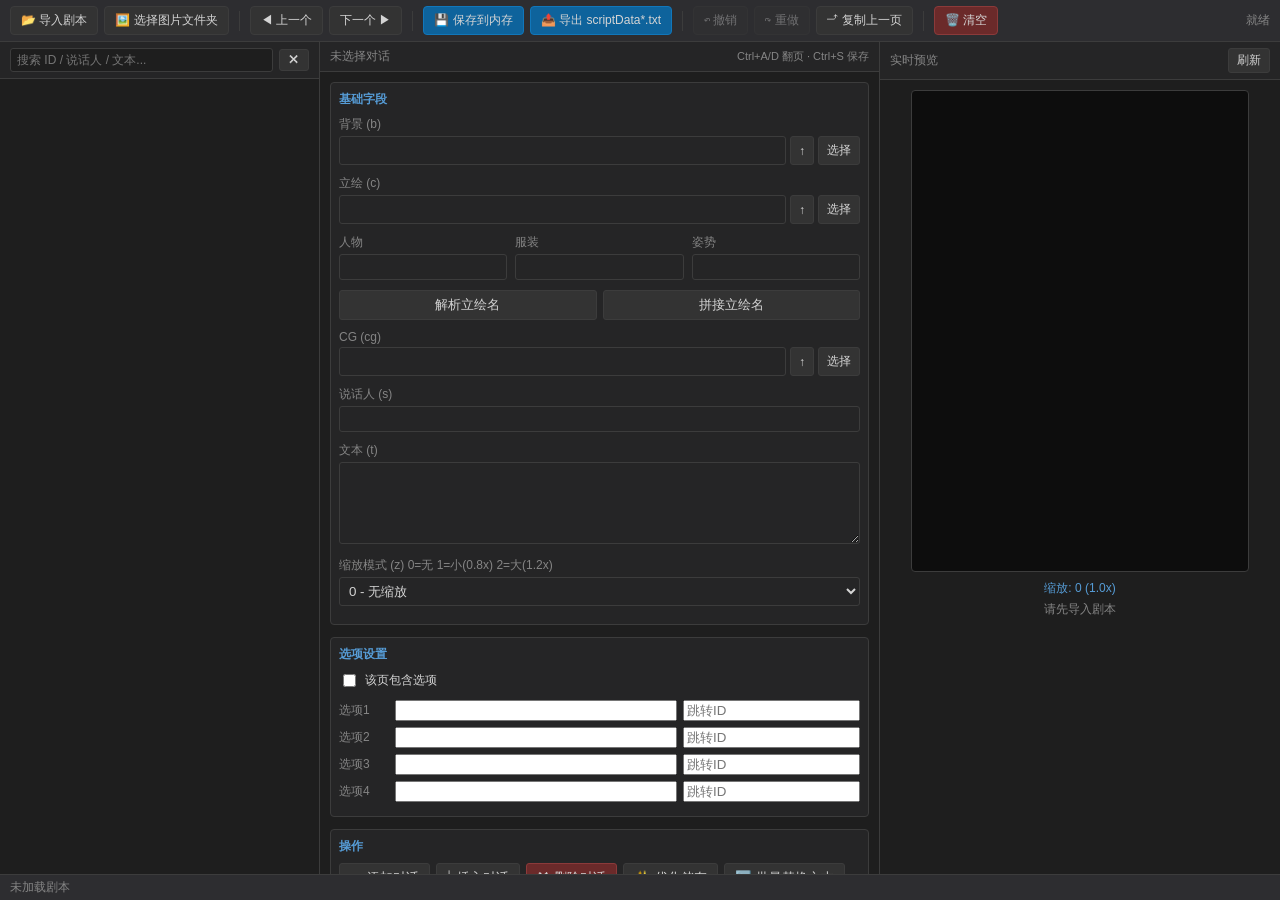
<file: edit.html>
<!DOCTYPE html>
<html lang="zh-CN">
<head>
<meta charset="UTF-8">
<meta name="viewport" content="width=device-width, initial-scale=1.0">
<title>Galgame 剧本编辑器</title>
<style>
  * { box-sizing: border-box; }
  :root {
    --bg: #1e1e1e;
    --bg2: #252526;
    --bg3: #2d2d30;
    --border: #3c3c3c;
    --fg: #d4d4d4;
    --fg2: #858585;
    --accent: #569cd6;
    --ok: #6a9955;
    --warn: #ffcc00;
    --err: #f48771;
    --sel: #264f78;
  }
  html, body {
    margin: 0; padding: 0;
    height: 100%; overflow: hidden;
    background: var(--bg); color: var(--fg);
    font-family: -apple-system, "Segoe UI", "Microsoft YaHei", sans-serif;
    font-size: 13px;
  }
  #app {
    display: flex; flex-direction: column;
    height: 100vh;
  }

  /* 顶部工具栏 */
  .toolbar {
    display: flex; flex-wrap: wrap; gap: 6px; align-items: center;
    padding: 6px 10px;
    background: var(--bg3);
    border-bottom: 1px solid var(--border);
    flex-shrink: 0;
  }
  .toolbar button {
    padding: 5px 10px; font-size: 12px; cursor: pointer;
    border: 1px solid var(--border); border-radius: 4px;
    background: #333; color: var(--fg);
  }
  .toolbar button:hover { background: #444; }
  .toolbar button:disabled { opacity: .4; cursor: not-allowed; }
  .toolbar button.primary { background: #0e639c; border-color: #1177bb; }
  .toolbar button.primary:hover { background: #1177bb; }
  .toolbar button.danger { background: #6b2a2a; border-color: #8b3a3a; }
  .toolbar button.danger:hover { background: #8b3a3a; }
  .toolbar .sep { width: 1px; height: 20px; background: var(--border); margin: 0 4px; }
  .toolbar .info { margin-left: auto; font-size: 12px; color: var(--fg2); }
  .toolbar .info .ok { color: var(--ok); }
  .toolbar .info .warn { color: var(--warn); }

  /* 主区域 */
  .main {
    display: grid;
    grid-template-columns: 320px 1fr 400px;
    flex: 1;
    overflow: hidden;
  }
  .main > div {
    overflow: hidden;
    display: flex; flex-direction: column;
    border-right: 1px solid var(--border);
  }
  .main > div:last-child { border-right: none; }

  /* 左侧：对话列表 */
  .panel-header {
    padding: 6px 10px;
    background: var(--bg2);
    border-bottom: 1px solid var(--border);
    font-size: 12px; color: var(--fg2);
    display: flex; align-items: center; gap: 6px;
    flex-shrink: 0;
  }
  .panel-header input[type=text] {
    flex: 1; padding: 4px 6px;
    background: var(--bg); color: var(--fg);
    border: 1px solid var(--border); border-radius: 3px;
    font-size: 12px; outline: none;
  }
  .panel-header input[type=text]:focus { border-color: var(--accent); }
  .panel-header button {
    padding: 3px 8px; font-size: 12px; cursor: pointer;
    background: #333; color: var(--fg);
    border: 1px solid var(--border); border-radius: 3px;
  }
  .panel-header button:hover { background: #444; }

  .list-box {
    flex: 1; overflow-y: auto;
    background: var(--bg);
  }
  .list-item {
    padding: 5px 10px;
    font-size: 12px;
    border-bottom: 1px solid #2a2a2a;
    cursor: pointer;
    display: flex; gap: 8px;
    white-space: nowrap;
    overflow: hidden;
  }
  .list-item:hover { background: var(--bg2); }
  .list-item.selected { background: var(--sel); }
  .list-item .id { color: var(--accent); width: 50px; flex-shrink: 0; text-align: right; }
  .list-item .spk { color: var(--warn); width: 70px; flex-shrink: 0; overflow: hidden; text-overflow: ellipsis; }
  .list-item .txt { color: var(--fg2); overflow: hidden; text-overflow: ellipsis; }

  /* 中间：编辑表单 */
  .form-scroll {
    flex: 1; overflow-y: auto; padding: 10px;
  }
  .field {
    margin-bottom: 10px;
  }
  .field label {
    display: block; font-size: 12px;
    color: var(--fg2); margin-bottom: 3px;
  }
  .field input[type=text],
  .field textarea {
    width: 100%; padding: 5px 8px;
    background: var(--bg2); color: var(--fg);
    border: 1px solid var(--border); border-radius: 3px;
    font-family: "Consolas", "Monaco", monospace; font-size: 12px;
    outline: none;
  }
  .field input[type=text]:focus,
  .field textarea:focus { border-color: var(--accent); }
  .field textarea { resize: vertical; min-height: 80px; }
  .field .with-btn { display: flex; gap: 4px; }
  .field .with-btn input { flex: 1; }
  .field .with-btn button {
    padding: 5px 8px; font-size: 12px;
    background: #333; color: var(--fg);
    border: 1px solid var(--border); border-radius: 3px;
    cursor: pointer; white-space: nowrap;
  }
  .field .with-btn button:hover { background: #444; }

  .field-row { display: flex; gap: 8px; }
  .field-row .field { flex: 1; }

  .section {
    border: 1px solid var(--border); border-radius: 4px;
    padding: 8px; margin-bottom: 12px;
    background: var(--bg2);
  }
  .section h3 {
    font-size: 12px; margin: 0 0 8px;
    color: var(--accent); font-weight: 600;
  }

  .options-row {
    display: flex; gap: 6px; align-items: center;
    margin-bottom: 6px;
  }
  .options-row label { font-size: 12px; color: var(--fg2); width: 50px; flex-shrink: 0; }
  .options-row input { flex: 1; }
  .options-row input.target { flex: 0 0 80px; }

  .checkbox-row {
    display: flex; align-items: center; gap: 6px;
    margin-bottom: 10px;
  }
  .checkbox-row input { cursor: pointer; }
  .checkbox-row label { cursor: pointer; font-size: 12px; }

  /* 右侧：预览 */
  .preview-wrap {
    flex: 1; overflow-y: auto;
    padding: 10px;
    display: flex; flex-direction: column; align-items: center;
  }
  #previewCanvas {
    background: #0d0d0d;
    border: 1px solid var(--border);
    border-radius: 4px;
  }
  .preview-info {
    margin-top: 8px; font-size: 12px; color: var(--fg2);
    text-align: center;
  }
  .preview-info .zoom { color: var(--accent); }

  /* 底部状态栏 */
  .status-bar {
    padding: 4px 10px;
    background: var(--bg3);
    border-top: 1px solid var(--border);
    font-size: 12px; color: var(--fg2);
    display: flex; justify-content: space-between;
    flex-shrink: 0;
  }
  .status-bar .left { color: var(--fg2); }
  .status-bar .right { color: var(--accent); }

  /* 弹窗 */
  .modal {
    position: fixed; inset: 0;
    background: rgba(0,0,0,.7);
    display: none; align-items: center; justify-content: center;
    z-index: 1000;
  }
  .modal.show { display: flex; }
  .modal-box {
    background: var(--bg2);
    border: 1px solid var(--border);
    border-radius: 6px;
    padding: 16px;
    min-width: 400px; max-width: 600px;
    max-height: 80vh; overflow-y: auto;
  }
  .modal-box h2 { margin: 0 0 12px; font-size: 16px; color: var(--accent); }
  .modal-box .btn-row {
    display: flex; justify-content: flex-end; gap: 8px;
    margin-top: 16px;
  }
  .modal-box button {
    padding: 6px 14px; font-size: 13px;
    background: #333; color: var(--fg);
    border: 1px solid var(--border); border-radius: 4px;
    cursor: pointer;
  }
  .modal-box button.primary { background: #0e639c; border-color: #1177bb; }
  .modal-box button:hover { background: #444; }
  .modal-box button.primary:hover { background: #1177bb; }

  /* 资源选择列表 */
  .res-list {
    max-height: 300px; overflow-y: auto;
    background: var(--bg); border: 1px solid var(--border);
    border-radius: 3px; margin-top: 8px;
  }
  .res-list .item {
    padding: 4px 8px; font-size: 12px; cursor: pointer;
    border-bottom: 1px solid #2a2a2a;
  }
  .res-list .item:hover { background: var(--bg2); }
  .res-list .item.selected { background: var(--sel); }

  /* Toast */
  .toast {
    position: fixed; bottom: 40px; left: 50%;
    transform: translateX(-50%) translateY(100px);
    background: var(--bg3); color: var(--fg);
    padding: 8px 16px; border-radius: 4px;
    border: 1px solid var(--border);
    font-size: 13px;
    opacity: 0; transition: all .3s;
    z-index: 2000;
  }
  .toast.show {
    opacity: 1; transform: translateX(-50%) translateY(0);
  }

  /* 响应式 */
  @media (max-width: 1100px) {
    .main { grid-template-columns: 250px 1fr 320px; }
  }
  @media (max-width: 800px) {
    .main { grid-template-columns: 1fr; grid-template-rows: 200px 1fr 1fr; }
    .main > div { border-right: none; border-bottom: 1px solid var(--border); }
  }
</style>
</head>
<body>
<div id="app">

  <!-- 顶部工具栏 -->
  <div class="toolbar">
    <button id="btnImportScript">📂 导入剧本</button>
    <button id="btnImportFolder" title="选择包含 bcgi/cimg/evig 的 common 文件夹">🖼️ 选择图片文件夹</button>
    <span class="sep"></span>
    <button id="btnPrev" title="Ctrl+A">◀ 上一个</button>
    <button id="btnNext" title="Ctrl+D">下一个 ▶</button>
    <span class="sep"></span>
    <button id="btnSave" class="primary" title="Ctrl+S">💾 保存到内存</button>
    <button id="btnExport" class="primary">📤 导出 scriptData*.txt</button>
    <span class="sep"></span>
    <button id="btnUndo" title="Ctrl+Z">↶ 撤销</button>
    <button id="btnRedo" title="Ctrl+Y">↷ 重做</button>
    <button id="btnCopyPrev" title="Ctrl+P">⤴ 复制上一页</button>
    <span class="sep"></span>
    <button id="btnClear" class="danger">🗑️ 清空</button>
    <span class="info" id="toolbarInfo">就绪</span>
  </div>

  <!-- 主区域 -->
  <div class="main">

    <!-- 左：对话列表 -->
    <div>
      <div class="panel-header">
        <input type="text" id="listSearch" placeholder="搜索 ID / 说话人 / 文本...">
        <button id="btnListClear">✕</button>
      </div>
      <div class="list-box" id="listBox"></div>
    </div>

    <!-- 中：编辑表单 -->
    <div>
      <div class="panel-header">
        <span id="editTitle">未选择对话</span>
        <span style="margin-left:auto;font-size:11px;color:var(--fg2)">Ctrl+A/D 翻页 · Ctrl+S 保存</span>
      </div>
      <div class="form-scroll">
        <div class="section">
          <h3>基础字段</h3>

          <div class="field">
            <label>背景 (b)</label>
            <div class="with-btn">
              <input type="text" id="fBg">
              <button data-prev="b" title="复制上一页">↑</button>
              <button data-choose="bcgi">选择</button>
            </div>
          </div>

          <div class="field">
            <label>立绘 (c)</label>
            <div class="with-btn">
              <input type="text" id="fChar">
              <button data-prev="c" title="复制上一页">↑</button>
              <button data-choose="cimg">选择</button>
            </div>
          </div>

          <div class="field-row">
            <div class="field">
              <label>人物</label>
              <input type="text" id="fPerson">
            </div>
            <div class="field">
              <label>服装</label>
              <input type="text" id="fClothes">
            </div>
            <div class="field">
              <label>姿势</label>
              <input type="text" id="fPose">
            </div>
          </div>

          <div class="field">
            <div style="display:flex;gap:6px">
              <button id="btnParseChar" style="flex:1;padding:5px;background:#333;color:var(--fg);border:1px solid var(--border);border-radius:3px;cursor:pointer">解析立绘名</button>
              <button id="btnBuildChar" style="flex:1;padding:5px;background:#333;color:var(--fg);border:1px solid var(--border);border-radius:3px;cursor:pointer">拼接立绘名</button>
            </div>
          </div>

          <div class="field">
            <label>CG (cg)</label>
            <div class="with-btn">
              <input type="text" id="fCg">
              <button data-prev="cg" title="复制上一页">↑</button>
              <button data-choose="evig">选择</button>
            </div>
          </div>

          <div class="field">
            <label>说话人 (s)</label>
            <input type="text" id="fSpeaker">
          </div>

          <div class="field">
            <label>文本 (t)</label>
            <textarea id="fText" rows="5"></textarea>
          </div>

          <div class="field">
            <label>缩放模式 (z)  <span style="color:var(--fg2);font-weight:normal">0=无 1=小(0.8x) 2=大(1.2x)</span></label>
            <select id="fZoom" style="width:100%;padding:5px;background:var(--bg2);color:var(--fg);border:1px solid var(--border);border-radius:3px">
              <option value="0">0 - 无缩放</option>
              <option value="1">1 - 小 (0.8x)</option>
              <option value="2">2 - 大 (1.2x)</option>
            </select>
          </div>
        </div>

        <div class="section">
          <h3>选项设置</h3>
          <div class="checkbox-row">
            <input type="checkbox" id="fCo">
            <label for="fCo">该页包含选项</label>
          </div>

          <div id="optionsBox">
            <div class="options-row">
              <label>选项1</label>
              <input type="text" id="fC1">
              <input type="number" class="target" id="fC1t" placeholder="跳转ID">
            </div>
            <div class="options-row">
              <label>选项2</label>
              <input type="text" id="fC2">
              <input type="number" class="target" id="fC2t" placeholder="跳转ID">
            </div>
            <div class="options-row">
              <label>选项3</label>
              <input type="text" id="fC3">
              <input type="number" class="target" id="fC3t" placeholder="跳转ID">
            </div>
            <div class="options-row">
              <label>选项4</label>
              <input type="text" id="fC4">
              <input type="number" class="target" id="fC4t" placeholder="跳转ID">
            </div>
          </div>
        </div>

        <div class="section">
          <h3>操作</h3>
          <div style="display:flex;flex-wrap:wrap;gap:6px">
            <button id="btnAdd" style="padding:5px 10px;background:#333;color:var(--fg);border:1px solid var(--border);border-radius:3px;cursor:pointer">＋ 添加对话</button>
            <button id="btnInsert" style="padding:5px 10px;background:#333;color:var(--fg);border:1px solid var(--border);border-radius:3px;cursor:pointer">↳ 插入对话</button>
            <button id="btnDelete" style="padding:5px 10px;background:#6b2a2a;color:var(--fg);border:1px solid #8b3a3a;border-radius:3px;cursor:pointer">✕ 删除对话</button>
            <button id="btnOptimize" style="padding:5px 10px;background:#333;color:var(--fg);border:1px solid var(--border);border-radius:3px;cursor:pointer">✨ 优化储存</button>
            <button id="btnBatchRename" style="padding:5px 10px;background:#333;color:var(--fg);border:1px solid var(--border);border-radius:3px;cursor:pointer">🔤 批量替换文本</button>
            <button id="btnFixBg" style="padding:5px 10px;background:#333;color:var(--fg);border:1px solid var(--border);border-radius:3px;cursor:pointer">🔧 修复背景后缀</button>
          </div>
        </div>
      </div>
    </div>

    <!-- 右：预览 -->
    <div>
      <div class="panel-header">
        <span>实时预览</span>
        <button id="btnRefreshPreview" style="margin-left:auto">刷新</button>
      </div>
      <div class="preview-wrap">
        <canvas id="previewCanvas" width="336" height="480"></canvas>
        <div class="preview-info">
          <div class="zoom" id="previewZoom">缩放: 0 (1.0x)</div>
          <div id="previewStatus" style="margin-top:4px">预览就绪</div>
        </div>
      </div>
    </div>
  </div>

  <!-- 状态栏 -->
  <div class="status-bar">
    <span class="left" id="statusLeft">未加载剧本</span>
    <span class="right" id="statusRight"></span>
  </div>
</div>

<!-- 模态框：资源选择 -->
<div class="modal" id="modalRes">
  <div class="modal-box" style="min-width:500px">
    <h2 id="modalResTitle">选择资源</h2>
    <input type="text" id="modalResSearch" placeholder="搜索..." style="width:100%;padding:5px 8px;background:var(--bg);color:var(--fg);border:1px solid var(--border);border-radius:3px;font-size:12px">
    <div class="res-list" id="modalResList"></div>
    <div class="btn-row">
      <button id="modalResCancel">取消</button>
      <button id="modalResOk" class="primary">确定</button>
    </div>
  </div>
</div>

<!-- 模态框：批量替换 -->
<div class="modal" id="modalBatch">
  <div class="modal-box">
    <h2>批量替换文本</h2>
    <div class="field">
      <label>查找文本</label>
      <input type="text" id="batchFind">
    </div>
    <div class="field">
      <label>替换为</label>
      <input type="text" id="batchReplace">
    </div>
    <div class="btn-row">
      <button id="batchCancel">取消</button>
      <button id="batchOk" class="primary">执行替换</button>
    </div>
  </div>
</div>

<div class="toast" id="toast"></div>

<script>
/* ============================================================
   Galgame 剧本编辑器 - 纯前端版本
   ============================================================ */

/* ============ 全局状态 ============ */
const state = {
  scriptData: {},          // { "1": {b,s,t,c,cg,z,co,c1,...}, ... }
  currentId: 1,
  totalDialogues: 0,
  sortedIds: [],
  filteredIds: [],

  // 资源（用户选择的 File 对象）
  resFolders: {
    bcgi: new Map(),  // nameWithoutExt -> File
    cimg: new Map(),
    evig: new Map(),
  },
  resExt: {
    bcgi: ['.jpg', '.jpeg', '.png', '.bmp', '.gif'],
    cimg: ['.png', '.jpg', '.jpeg'],
    evig: ['.png', '.jpg', '.jpeg', '.gif', '.bmp'],
  },

  // 撤销/重做
  undoStack: [],
  redoStack: [],
  maxUndo: 50,
  isRestoring: false,

  // UI 状态
  isDirty: false,
  searchTerm: '',

  // 图片缓存
  imageCache: new Map(),
};

/* ============ DOM 引用 ============ */
const $ = id => document.getElementById(id);

const listBox        = $('listBox');
const listSearch     = $('listSearch');
const editTitle      = $('editTitle');

const fBg        = $('fBg');
const fChar      = $('fChar');
const fPerson    = $('fPerson');
const fClothes   = $('fClothes');
const fPose      = $('fPose');
const fCg        = $('fCg');
const fSpeaker   = $('fSpeaker');
const fText      = $('fText');
const fZoom      = $('fZoom');
const fCo        = $('fCo');
const fC1        = $('fC1');  const fC1t = $('fC1t');
const fC2        = $('fC2');  const fC2t = $('fC2t');
const fC3        = $('fC3');  const fC3t = $('fC3t');
const fC4        = $('fC4');  const fC4t = $('fC4t');

const previewCanvas = $('previewCanvas');
const previewZoom   = $('previewZoom');
const previewStatus = $('previewStatus');

const statusLeft  = $('statusLeft');
const statusRight = $('statusRight');
const toolbarInfo = $('toolbarInfo');

const modalRes       = $('modalRes');
const modalResTitle  = $('modalResTitle');
const modalResSearch = $('modalResSearch');
const modalResList   = $('modalResList');
const modalBatch     = $('modalBatch');

/* ============ UI 工具 ============ */
let toastTimer = null;
function toast(msg, ms = 2000) {
  const t = $('toast');
  t.textContent = msg;
  t.classList.add('show');
  clearTimeout(toastTimer);
  toastTimer = setTimeout(() => t.classList.remove('show'), ms);
}

function setStatus(msg, color = 'var(--fg2)') {
  statusLeft.textContent = msg;
  statusLeft.style.color = color;
}

/* ============ 工具函数（从 Python 移植） ============ */

function cleanText(text) {
  if (!text) return "";
  let t = text.replace(/\\n/g, "\n");
  t = t.replace(/;/g, "");
  const specialChars = ["%n", "；", "\\t", "\\r"];
  for (const ch of specialChars) t = t.split(ch).join("");
  return t.trim();
}

function formatSpeaker(speaker) {
  if (!speaker) return "";
  const s = speaker.trim();
  if (s.startsWith('[') && s.endsWith(']')) return s;
  if (s.includes('【') || s.includes('】')) return s;
  return `【${s}】`;
}

/* ============ 剧本转换（复用之前的转换器逻辑） ============ */

function findMatchingBracket(text, start) {
  const len = text.length;
  let pos = start, stack = 0, inString = false, escape = false;
  while (pos < len) {
    const ch = text[pos];
    if (escape) escape = false;
    else if (inString) {
      if (ch === '\\') escape = true;
      else if (ch === '"') inString = false;
    } else {
      if (ch === '"') inString = true;
      else if (ch === '[') stack++;
      else if (ch === ']') { stack--; if (stack === 0) return pos + 1; }
    }
    pos++;
  }
  return -1;
}

function extractTextFromEntry(entry) {
  try {
    if (Array.isArray(entry) && Array.isArray(entry[1]) && entry[1].length > 0) {
      const inner = entry[1][0];
      if (Array.isArray(inner) && inner.length >= 2) {
        const raw = inner[1];
        if (typeof raw === 'string') return cleanText(raw);
      }
    }
  } catch (e) {}
  return "";
}

function extractSpeakerFromEntry(entry) {
  try {
    if (Array.isArray(entry) && Array.isArray(entry[1]) && entry[1].length > 0) {
      const inner = entry[1][0];
      if (Array.isArray(inner) && inner.length >= 1) {
        const s = inner[0];
        if (typeof s === 'string' && s.trim()) return s;
      }
    }
    if (Array.isArray(entry) && entry.length >= 1) {
      const s = entry[0];
      if (typeof s === 'string' && s.trim()) return s;
    }
  } catch (e) {}
  return "";
}

function extractBackgroundAndBlur(entry) {
  if (!Array.isArray(entry) || entry.length < 5) return { bg: "", blur: false };
  const sceneData = entry[4];
  if (!sceneData || typeof sceneData !== 'object') return { bg: "", blur: false };
  const dataArray = sceneData.data;
  if (!Array.isArray(dataArray)) return { bg: "", blur: false };
  for (const item of dataArray) {
    if (!Array.isArray(item) || item.length < 3) continue;
    if (item[1] === "stage" && item[2] && typeof item[2] === 'object') {
      const redraw = item[2].redraw;
      if (redraw && typeof redraw === 'object') {
        const imageFile = redraw.imageFile;
        if (imageFile && typeof imageFile === 'object') {
          let file = imageFile.file || "";
          if (typeof file !== 'string') file = String(file);
          if (file) {
            if (file.includes('.')) file = file.split('.').slice(0, -1).join('.');
            return { bg: file, blur: checkDoBoxBlur(imageFile) };
          }
        }
      }
    }
  }
  return { bg: "", blur: false };
}

function checkDoBoxBlur(obj) {
  if (!obj) return false;
  if (typeof obj === 'string') return obj.includes("doBoxBlur");
  if (Array.isArray(obj)) return obj.some(checkDoBoxBlur);
  if (typeof obj === 'object') return Object.values(obj).some(checkDoBoxBlur);
  return false;
}

function extractCharacters(dataArray) {
  if (!Array.isArray(dataArray)) return "";
  const chars = [];
  for (const item of dataArray) {
    if (!Array.isArray(item) || item.length < 3) continue;
    if (item[1] === "character" && item[2] && item[2].showmode === 3) {
      const redraw = item[2].redraw;
      if (redraw && typeof redraw === 'object') {
        const imageFile = redraw.imageFile;
        if (imageFile && typeof imageFile === 'object') {
          let file = imageFile.file || "";
          if (typeof file !== 'string') file = String(file);
          if (file) {
            const options = imageFile.options || {};
            const parts = [];
            if (options.dress) parts.push(`dress=${options.dress}`);
            if (options.pose)  parts.push(`pose=${options.pose}`);
            const query = parts.join("&");
            chars.push(query ? `${file}?${query}` : file);
          }
        }
      }
    }
  }
  return chars.join(";");
}

function extractCharactersFromEntry(entry) {
  if (!Array.isArray(entry) || entry.length < 5) return "";
  const sceneData = entry[4];
  if (!sceneData || typeof sceneData !== 'object') return "";
  return extractCharacters(sceneData.data || []);
}

function extractCGFromEntry(entry) {
  if (!Array.isArray(entry) || entry.length < 5) return "";
  const sceneData = entry[4];
  if (!sceneData || typeof sceneData !== 'object') return "";
  const dataArray = sceneData.data;
  if (!Array.isArray(dataArray)) return "";
  const cgList = [];
  for (const item of dataArray) {
    if (!Array.isArray(item) || item.length < 3) continue;
    if ((item[1] === "sdlayer" || item[1] === "event") && item[2] && typeof item[2] === 'object') {
      const redraw = item[2].redraw;
      if (redraw && typeof redraw === 'object') {
        const imageFile = redraw.imageFile;
        if (imageFile && typeof imageFile === 'object') {
          let file = imageFile.file || "";
          if (typeof file !== 'string') file = String(file);
          if (file) {
            if (file.includes('.')) file = file.split('.').slice(0, -1).join('.');
            cgList.push(file);
          }
        }
      }
    }
  }
  return cgList.join(";");
}

/* ============ 立绘处理 ============ */

function processCharacters(entries) {
  const getRawSpeaker = spk => {
    if (!spk) return "";
    const m = spk.match(/【(.+?)】/);
    return m ? m[1] : spk.trim();
  };
  const uniquePoses = s => {
    if (!s) return s;
    const seen = new Set();
    return s.split(';').filter(p => !seen.has(p) && seen.add(p)).join(';');
  };

  const isRef = new Array(entries.length).fill(false);

  for (let i = 0; i < entries.length; i++) {
    const item = entries[i];
    const spkFormatted = item.speaker || "";
    if (!spkFormatted) continue;
    const charStr = item.characters || "";
    if (!charStr) continue;
    let poses = charStr.split(';');
    const originalLen = poses.length;
    const seen = new Set();
    poses = poses.filter(p => !seen.has(p) && seen.add(p));
    const spkRaw = getRawSpeaker(spkFormatted);
    const matched = poses.filter(p => p.startsWith(spkRaw + '.'));
    if (matched.length) {
      item.characters = matched[0];
      if (originalLen > 1) isRef[i] = true;
    } else {
      item.characters = poses.join(';');
    }
  }

  for (let i = 0; i < entries.length; i++) {
    if (isRef[i]) continue;
    const item = entries[i];
    let charStr = item.characters || "";
    if (!charStr) continue;
    let poses = charStr.split(';');
    const seen = new Set();
    poses = poses.filter(p => !seen.has(p) && seen.add(p));
    if (poses.length <= 1) { item.characters = poses.join(';'); continue; }
    let refIdx = null;
    for (let j = i - 1; j >= 0; j--) {
      if (isRef[j]) { refIdx = j; break; }
    }
    if (refIdx !== null) {
      const refRaw = getRawSpeaker(entries[refIdx].speaker || "");
      const matched = poses.filter(p => p.startsWith(refRaw + '.'));
      item.characters = matched.length ? matched[0] : poses[0];
    } else {
      item.characters = poses[0];
    }
  }

  for (const item of entries) {
    if (item.characters) item.characters = uniquePoses(item.characters);
  }
}

/* ============ 从剧本数据解析 JSON 条目 ============ */

function findAllScriptEntriesOrdered(inputData) {
  if (!inputData) return [];
  if (inputData.charCodeAt(0) === 0xFEFF) inputData = inputData.slice(1);

  // 章节
  const chapterRegex = /chapter.*?(\d+-\d+)/gi;
  const chapterMatches = [];
  let m;
  while ((m = chapterRegex.exec(inputData)) !== null) {
    chapterMatches.push({ pos: m.index, cs: m[1] });
  }
  const seen = new Set();
  const uniqueChapters = [];
  for (const cm of chapterMatches) {
    if (!seen.has(cm.cs)) { seen.add(cm.cs); uniqueChapters.push(cm); }
  }
  uniqueChapters.sort((a, b) => a.pos - b.pos);

  const patterns = [
    { re: /\[null,\s*\[\[null,\s*"((?:[^"\\]|\\.)*)"/g, type: "no_speaker" },
    { re: /\["((?:[^"\\]|\\.)*)",\s*\[\["((?:[^"\\]|\\.)*)",\s*"((?:[^"\\]|\\.)*)"/g, type: "inner_speaker" },
    { re: /\["((?:[^"\\]|\\.)*)",\s*\[\[null,\s*"((?:[^"\\]|\\.)*)"/g, type: "outer_speaker" },
  ];

  let currentPos = 0;
  const length = inputData.length;
  const allItems = [];

  while (currentPos < length) {
    let earliestMatch = null;
    let earliestPos = length;
    let earliestPatternIdx = -1;
    for (let i = 0; i < patterns.length; i++) {
      patterns[i].re.lastIndex = currentPos;
      const mm = patterns[i].re.exec(inputData);
      if (mm && mm.index < earliestPos) {
        earliestPos = mm.index;
        earliestMatch = mm;
        earliestPatternIdx = i;
      }
    }
    if (!earliestMatch) break;
    const startPos = earliestPos;
    const endPos = findMatchingBracket(inputData, startPos);
    if (endPos === -1) { currentPos = startPos + 1; continue; }
    const entryStr = inputData.substring(startPos, endPos);
    try {
      const entry = JSON.parse(entryStr);
      if (Array.isArray(entry) && entry.length >= 2) {
        const text = extractTextFromEntry(entry);
        if (text) {
          const speakerRaw = extractSpeakerFromEntry(entry);
          const { bg, blur } = extractBackgroundAndBlur(entry);
          const characters = extractCharactersFromEntry(entry);
          const cg = extractCGFromEntry(entry);
          allItems.push({
            pos: startPos,
            item: {
              speaker_raw: speakerRaw,
              speaker: formatSpeaker(speakerRaw),
              text, background: bg, blur,
              characters, cg
            }
          });
        }
        if (entry.length >= 5 && entry[4] && typeof entry[4] === 'object') {
          const nexts = entry[4].nexts;
          if (Array.isArray(nexts)) {
            for (const n of nexts) {
              if (n && typeof n === 'object' && "target" in n) {
                allItems.push({
                  pos: endPos,
                  item: {
                    speaker_raw: `[${n.target}]`, speaker: `[${n.target}]`,
                    text: "", background: "ecall", blur: false,
                    characters: "", cg: ""
                  }
                });
              }
            }
          }
        }
      }
    } catch (e) {
      const ptype = patterns[earliestPatternIdx].type;
      let text = "";
      if (ptype === "no_speaker") text = earliestMatch[1];
      else if (ptype === "inner_speaker") text = earliestMatch[3];
      else text = earliestMatch[2];
      text = cleanText(text);
      if (text) {
        allItems.push({
          pos: startPos,
          item: {
            speaker_raw: "", speaker: "", text,
            background: "", blur: false, characters: "", cg: ""
          }
        });
      }
    }
    currentPos = endPos;
  }

  allItems.sort((a, b) => a.pos - b.pos);

  const finalEntries = [];
  let chapIdx = 0;
  for (const { pos, item } of allItems) {
    while (chapIdx < uniqueChapters.length && uniqueChapters[chapIdx].pos < pos) {
      const cs = uniqueChapters[chapIdx].cs;
      finalEntries.push({
        speaker_raw: `[CHAPTER${cs}]`, speaker: `[CHAPTER${cs}]`,
        text: "", background: "ecall", blur: false, characters: "", cg: ""
      });
      chapIdx++;
    }
    finalEntries.push(item);
  }
  while (chapIdx < uniqueChapters.length) {
    const cs = uniqueChapters[chapIdx].cs;
    finalEntries.push({
      speaker_raw: `[CHAPTER${cs}]`, speaker: `[CHAPTER${cs}]`,
      text: "", background: "ecall", blur: false, characters: "", cg: ""
    });
    chapIdx++;
  }

  return finalEntries;
}

function convertToScriptData(entries) {
  processCharacters(entries);
  const result = {};
  entries.forEach((it, i) => {
    const d = {};
    if (it.background) d.b = it.background;
    if (it.speaker)    d.s = it.speaker;
    if (it.text)       d.t = it.text;
    if (it.characters) d.c = it.characters;
    if (it.blur)       d.z = 2;
    if (it.cg)         d.cg = it.cg;
    if (Object.keys(d).length) result[String(i + 1)] = d;
  });
  return result;
}

/* ============ 加载剧本数据 ============ */

function loadScriptData(data, sourceName = '') {
  state.scriptData = {};
  for (const [k, v] of Object.entries(data)) {
    state.scriptData[String(k)] = v;
  }
  rebuildSortedIds();
  state.currentId = state.sortedIds[0] || 1;
  state.undoStack = [];
  state.redoStack = [];
  state.isDirty = false;
  refreshList();
  loadDialogue(state.currentId);
  updateToolbarInfo();
  setStatus(`已加载 ${Object.keys(state.scriptData).length} 条对话${sourceName ? ' 来自 ' + sourceName : ''}`, 'var(--ok)');
  toast(`已加载 ${Object.keys(state.scriptData).length} 条对话`);
}

function rebuildSortedIds() {
  state.sortedIds = Object.keys(state.scriptData)
    .map(k => parseInt(k, 10))
    .filter(n => !isNaN(n))
    .sort((a, b) => a - b);
  state.totalDialogues = state.sortedIds.length ? state.sortedIds[state.sortedIds.length - 1] : 0;
}

function updateToolbarInfo() {
  const n = Object.keys(state.scriptData).length;
  toolbarInfo.innerHTML = n
    ? `<span class="ok">${n} 条对话</span> · 当前 ID: <span class="ok">${state.currentId}</span>`
    : '就绪';
}

/* ============ 列表渲染 ============ */

function refreshList() {
  const term = state.searchTerm.toLowerCase();
  let ids = state.sortedIds;
  if (term) {
    ids = ids.filter(id => {
      const d = state.scriptData[String(id)];
      if (!d) return false;
      const s = (d.s || '').toLowerCase();
      const t = (d.t || '').toLowerCase();
      return String(id).includes(term) || s.includes(term) || t.includes(term);
    });
  }
  state.filteredIds = ids;

  // 限制渲染数量（性能）
  const MAX = 1000;
  const render = ids.slice(0, MAX);

  const frag = document.createDocumentFragment();
  for (const id of render) {
    const d = state.scriptData[String(id)] || {};
    const el = document.createElement('div');
    el.className = 'list-item' + (id === state.currentId ? ' selected' : '');
    el.dataset.id = id;
    el.innerHTML = `
      <span class="id">${id}</span>
      <span class="spk">${escapeHtml(d.s || '')}</span>
      <span class="txt">${escapeHtml((d.t || '').substring(0, 60))}</span>
    `;
    el.addEventListener('click', () => {
      loadDialogue(id);
    });
    frag.appendChild(el);
  }
  listBox.innerHTML = '';
  listBox.appendChild(frag);
  if (ids.length > MAX) {
    const more = document.createElement('div');
    more.style.padding = '8px';
    more.style.color = 'var(--fg2)';
    more.style.textAlign = 'center';
    more.textContent = `还有 ${ids.length - MAX} 条未显示，请使用搜索`;
    listBox.appendChild(more);
  }
}

function escapeHtml(s) {
  if (!s) return '';
  return String(s)
    .replace(/&/g, '&amp;')
    .replace(/</g, '&lt;')
    .replace(/>/g, '&gt;')
    .replace(/"/g, '&quot;');
}

function scrollToCurrentInList() {
  const sel = listBox.querySelector('.list-item.selected');
  if (sel) sel.scrollIntoView({ block: 'nearest' });
}

/* ============ 加载/保存单条对话 ============ */

function loadDialogue(id) {
  const d = state.scriptData[String(id)] || {};
  state.currentId = id;
  editTitle.textContent = `编辑 ID: ${id}`;
  fBg.value      = d.b || '';
  fChar.value    = d.c || '';
  fCg.value      = d.cg || '';
  fSpeaker.value = d.s || '';
  fText.value    = d.t || '';
  fZoom.value    = (d.z === 1 || d.z === 2) ? String(d.z) : '0';
  fCo.checked    = !!d.co;
  fC1.value = d.c1 || '';  fC1t.value = d.c1t ?? '';
  fC2.value = d.c2 || '';  fC2t.value = d.c2t ?? '';
  fC3.value = d.c3 || '';  fC3t.value = d.c3t ?? '';
  fC4.value = d.c4 || '';  fC4t.value = d.c4t ?? '';
  toggleOptionsInputs();

  // 解析立绘
  parseCharName();

  // 高亮列表
  document.querySelectorAll('.list-item').forEach(el => {
    el.classList.toggle('selected', parseInt(el.dataset.id, 10) === id);
  });
  scrollToCurrentInList();
  updateToolbarInfo();
  updatePreview();
}

function collectFormData() {
  const d = {};
  const bg = fBg.value.trim();       if (bg) d.b = bg;
  const c  = fChar.value.trim();     if (c)  d.c = c;
  const cg = fCg.value.trim();       if (cg) d.cg = cg;
  const s  = fSpeaker.value.trim();  if (s)  d.s = s;
  const t  = fText.value;            if (t && t.trim()) d.t = t;
  const z  = parseInt(fZoom.value, 10);
  if (z === 1 || z === 2) d.z = z;
  if (fCo.checked) {
    d.co = true;
    if (fC1.value.trim()) { d.c1 = fC1.value.trim(); if (fC1t.value) d.c1t = parseInt(fC1t.value, 10); }
    if (fC2.value.trim()) { d.c2 = fC2.value.trim(); if (fC2t.value) d.c2t = parseInt(fC2t.value, 10); }
    if (fC3.value.trim()) { d.c3 = fC3.value.trim(); if (fC3t.value) d.c3t = parseInt(fC3t.value, 10); }
    if (fC4.value.trim()) { d.c4 = fC4.value.trim(); if (fC4t.value) d.c4t = parseInt(fC4t.value, 10); }
  }
  return d;
}

function saveCurrentToMemory() {
  if (!state.scriptData[String(state.currentId)] && Object.keys(collectFormData()).length === 0) {
    // 空数据，跳过
    return;
  }
  pushUndo('编辑 ID ' + state.currentId);
  state.scriptData[String(state.currentId)] = collectFormData();
  state.isDirty = true;
  refreshList();
  updateToolbarInfo();
  setStatus('已保存到内存（未导出）', 'var(--warn)');
}

function toggleOptionsInputs() {
  const dis = !fCo.checked;
  [fC1, fC1t, fC2, fC2t, fC3, fC3t, fC4, fC4t].forEach(el => el.disabled = dis);
}

/* ============ 解析/拼接立绘名 ============ */

function parseCharName() {
  const raw = fChar.value.trim();
  if (!raw) { fPerson.value = ''; fClothes.value = ''; fPose.value = ''; return; }
  const base = raw.split('?')[0].replace(/\.[^.]+$/, '');
  // 格式: 人物名+数字_姿势  或  人物名_姿势
  const m = base.match(/^([A-Za-z\u4e00-\u9fa5]+?)(\d+)?_(.+)$/);
  if (m) {
    fPerson.value  = m[1];
    fClothes.value = m[2] || '';
    fPose.value    = m[3];
  } else {
    fPerson.value = base;
    fClothes.value = '';
    fPose.value = '';
  }
}

function buildCharName() {
  const p = fPerson.value.trim();
  const c = fClothes.value.trim();
  const po = fPose.value.trim();
  if (!p || !po) return;
  fChar.value = c ? `${p}${c}_${po}` : `${p}_${po}`;
}

/* ============ 撤销/重做 ============ */

function pushUndo(desc) {
  if (state.isRestoring) return;
  state.undoStack.push({
    data: JSON.parse(JSON.stringify(state.scriptData)),
    currentId: state.currentId,
    desc
  });
  if (state.undoStack.length > state.maxUndo) state.undoStack.shift();
  state.redoStack = [];
  updateUndoButtons();
}

function undo() {
  if (state.undoStack.length <= 1) { toast('无法撤销'); return; }
  const cur = state.undoStack.pop();
  state.redoStack.push(cur);
  const prev = state.undoStack[state.undoStack.length - 1];
  restoreState(prev);
  toast('已撤销');
}

function redo() {
  if (!state.redoStack.length) { toast('无法重做'); return; }
  const next = state.redoStack.pop();
  state.undoStack.push(next);
  restoreState(next);
  toast('已重做');
}

function restoreState(s) {
  state.isRestoring = true;
  state.scriptData = JSON.parse(JSON.stringify(s.data));
  state.currentId = s.currentId;
  rebuildSortedIds();
  refreshList();
  loadDialogue(state.currentId);
  updateToolbarInfo();
  state.isRestoring = false;
  updateUndoButtons();
}

function updateUndoButtons() {
  $('btnUndo').disabled = state.undoStack.length <= 1;
  $('btnRedo').disabled = state.redoStack.length === 0;
}

/* ============ 图片预览 ============ */

function getZoomValue(z) {
  if (z === 1) return 0.8;
  if (z === 2) return 1.2;
  return 1.0;
}

function findResFile(folder, name) {
  if (!name) return null;
  const map = state.resFolders[folder];
  if (!map || !map.size) return null;
  // 先精确查（含扩展名）
  const base = name.replace(/^.*[\\/]/, '');
  const nameNoExt = base.replace(/\.[^.]+$/, '');
  return map.get(nameNoExt) || map.get(base) || null;
}

async function loadImage(folder, name) {
  const cacheKey = folder + ':' + name;
  if (state.imageCache.has(cacheKey)) return state.imageCache.get(cacheKey);
  const file = findResFile(folder, name);
  if (!file) return null;
  const url = URL.createObjectURL(file);
  const img = await new Promise((res, rej) => {
    const i = new Image();
    i.onload = () => res(i);
    i.onerror = rej;
    i.src = url;
  });
  state.imageCache.set(cacheKey, img);
  return img;
}

async function updatePreview() {
  const ctx = previewCanvas.getContext('2d');
  const W = previewCanvas.width, H = previewCanvas.height;
  ctx.fillStyle = '#0d0d0d';
  ctx.fillRect(0, 0, W, H);

  const bgName   = fBg.value.trim();
  const charName = fChar.value.trim();
  const cgName   = fCg.value.trim();
  const zoomVal  = getZoomValue(parseInt(fZoom.value, 10) || 0);

  previewZoom.textContent = `缩放: ${fZoom.value} (${zoomVal}x)`;

  const loaded = [];
  let failed = 0;

  // 背景
  if (bgName) {
    try {
      const img = await loadImage('bcgi', bgName);
      if (img) {
        ctx.drawImage(img, 0, 0, W, H);
        loaded.push('背景');
      } else { failed++; }
    } catch (e) { failed++; }
  }

  // 立绘（按 zoom 缩放居中）
  if (charName) {
    try {
      const img = await loadImage('cimg', charName);
      if (img) {
        const nw = img.width * zoomVal;
        const nh = img.height * zoomVal;
        const x = (W - nw) / 2;
        const y = (H - nh) / 2;
        ctx.drawImage(img, x, y, nw, nh);
        loaded.push('立绘');
      } else { failed++; }
    } catch (e) { failed++; }
  }

  // CG
  if (cgName) {
    try {
      const img = await loadImage('evig', cgName);
      if (img) {
        ctx.drawImage(img, 0, 0, W, H);
        loaded.push('CG');
      } else { failed++; }
    } catch (e) { failed++; }
  }

  if (loaded.length === 0 && !failed) {
    previewStatus.textContent = '无图像可预览（未选择资源文件夹或字段为空）';
  } else if (loaded.length === 0 && failed) {
    previewStatus.textContent = `找不到资源文件（${failed} 个）`;
  } else {
    previewStatus.textContent = `已显示: ${loaded.join(' + ')}`;
  }
}

/* ============ 资源文件夹选择 ============ */

function chooseResourceFolder(folderKey) {
  const input = document.createElement('input');
  input.type = 'file';
  input.webkitdirectory = true;
  input.multiple = true;
  input.style.display = 'none';
  input.addEventListener('change', e => {
    const files = Array.from(e.target.files);
    const map = new Map();
    const exts = state.resExt[folderKey];
    let count = 0;
    for (const f of files) {
      const name = f.name;
      const dot = name.lastIndexOf('.');
      if (dot === -1) continue;
      const ext = name.substring(dot).toLowerCase();
      if (!exts.includes(ext)) continue;
      const base = name.substring(0, dot);
      map.set(base, f);
      map.set(name, f); // 同时也支持带扩展名查询
      count++;
    }
    state.resFolders[folderKey] = map;
    state.imageCache.clear();
    toast(`已加载 ${count} 个 ${folderKey} 文件`);
    updatePreview();
  });
  document.body.appendChild(input);
  input.click();
  setTimeout(() => document.body.removeChild(input), 1000);
}

/* ============ 资源选择弹窗 ============ */

let modalResContext = { folder: '', field: '', targetInput: null, resolve: null };

function openResourcePicker(folderKey, field, targetInput) {
  const map = state.resFolders[folderKey];
  if (!map || !map.size) {
    toast(`请先点击工具栏的【选择图片文件夹】加载 ${folderKey} 资源`, 3000);
    return;
  }
  // 去重（因为同时存了带扩展和不带扩展）
  const names = new Set();
  for (const [k, v] of map) names.add(k);
  const nameArr = Array.from(names).sort((a, b) => a.localeCompare(b));

  modalResContext = { folder: folderKey, field, targetInput, resolve: null };

  modalResTitle.textContent = `选择${folderKey}资源 (共 ${nameArr.length})`;
  modalResSearch.value = '';
  renderResourceList(nameArr, '');
  modalRes.classList.add('show');
  modalResSearch.focus();

  modalResSearch.oninput = () => renderResourceList(nameArr, modalResSearch.value.toLowerCase());
  modalResList.onclick = e => {
    const item = e.target.closest('.item');
    if (!item) return;
    modalResList.querySelectorAll('.item').forEach(el => el.classList.remove('selected'));
    item.classList.add('selected');
  };
  modalResList.ondblclick = () => {
    confirmResPick();
  };
}

function renderResourceList(names, term) {
  const filtered = term ? names.filter(n => n.toLowerCase().includes(term)) : names;
  const MAX = 500;
  const show = filtered.slice(0, MAX);
  const frag = document.createDocumentFragment();
  for (const n of show) {
    const el = document.createElement('div');
    el.className = 'item';
    el.textContent = n;
    frag.appendChild(el);
  }
  modalResList.innerHTML = '';
  modalResList.appendChild(frag);
  if (filtered.length > MAX) {
    const more = document.createElement('div');
    more.className = 'item';
    more.style.color = 'var(--fg2)';
    more.textContent = `... 还有 ${filtered.length - MAX} 个未显示，请细化搜索`;
    modalResList.appendChild(more);
  }
}

function confirmResPick() {
  const sel = modalResList.querySelector('.item.selected');
  if (!sel) { toast('请先选择一个资源'); return; }
  // 去掉扩展名（如果存在）
  let name = sel.textContent;
  name = name.replace(/\.[^.]+$/, '');
  if (modalResContext.targetInput) {
    modalResContext.targetInput.value = name;
    if (modalResContext.field === 'c') {
      parseCharName();
    }
  }
  modalRes.classList.remove('show');
  updatePreview();
}

/* ============ 文件导入/导出 ============ */

async function importScriptFile() {
  const input = document.createElement('input');
  input.type = 'file';
  input.accept = '.txt,.json';
  input.multiple = true;
  input.style.display = 'none';
  input.addEventListener('change', async e => {
    const files = Array.from(e.target.files);
    if (!files.length) return;
    const combined = {};
    let totalCount = 0;
    for (const f of files) {
      try {
        const text = await f.text();
        // 判断是否是剧本原始格式（以 [ 开头）还是已经转换过的 JSON 对象
        const trimmed = text.trim();
        if (trimmed.startsWith('{')) {
          // 已经转换过的 JSON
          const data = JSON.parse(trimmed);
          for (const [k, v] of Object.entries(data)) {
            combined[k] = v;
            totalCount++;
          }
        } else if (trimmed.startsWith('[')) {
          // 原始剧本格式，调用转换器
          const entries = findAllScriptEntriesOrdered(trimmed);
          const converted = convertToScriptData(entries);
          // 偏移 ID
          const offset = totalCount;
          for (const [k, v] of Object.entries(converted)) {
            combined[String(parseInt(k, 10) + offset)] = v;
            totalCount++;
          }
        } else {
          toast(`文件 ${f.name} 无法识别格式，已跳过`);
        }
      } catch (err) {
        console.error(err);
        toast(`文件 ${f.name} 解析失败: ${err.message}`);
      }
    }
    if (Object.keys(combined).length === 0) {
      toast('没有成功加载任何对话');
      return;
    }
    // 重新排序 ID
    const sortedKeys = Object.keys(combined).map(k => parseInt(k, 10)).sort((a, b) => a - b);
    const reindexed = {};
    sortedKeys.forEach((oldId, idx) => {
      reindexed[String(idx + 1)] = combined[String(oldId)];
    });
    loadScriptData(reindexed, `${files.length} 个文件`);
  });
  document.body.appendChild(input);
  input.click();
  setTimeout(() => document.body.removeChild(input), 1000);
}

function exportScriptFiles() {
  const keys = Object.keys(state.scriptData).map(k => parseInt(k, 10)).sort((a, b) => a - b);
  if (!keys.length) { toast('没有可导出的内容'); return; }

  const chunkSize = 500;
  const chunks = {};
  keys.forEach(id => {
    const c = Math.floor((id - 1) / chunkSize) + 1;
    if (!chunks[c]) chunks[c] = {};
    chunks[c][String(id)] = state.scriptData[String(id)];
  });

  const chunkNums = Object.keys(chunks).map(Number).sort((a, b) => a - b);
  chunkNums.forEach((c, idx) => {
    setTimeout(() => {
      const content = JSON.stringify(chunks[c], null, 2);
      downloadFile(`scriptData${c}.txt`, content);
    }, idx * 150);
  });

  setStatus(`已触发 ${chunkNums.length} 个文件下载`, 'var(--ok)');
  toast(`已触发 ${chunkNums.length} 个文件下载`, 3000);
  state.isDirty = false;
}

function downloadFile(filename, content) {
  const blob = new Blob([content], { type: 'text/plain;charset=utf-8' });
  const url = URL.createObjectURL(blob);
  const a = document.createElement('a');
  a.href = url;
  a.download = filename;
  document.body.appendChild(a);
  a.click();
  document.body.removeChild(a);
  setTimeout(() => URL.revokeObjectURL(url), 2000);
}

/* ============ 批量操作 ============ */

function fixBackgroundSuffixes() {
  let count = 0;
  const exts = ['.jpg', '.jpeg', '.png', '.bmp', '.gif'];
  pushUndo('修复背景后缀');
  for (const [k, v] of Object.entries(state.scriptData)) {
    if (v.b) {
      const base = v.b.replace(/\.(jpg|jpeg|png|bmp|gif)$/i, '');
      if (base !== v.b) { v.b = base; count++; }
    }
  }
  if (count === 0) {
    toast('没有需要修复的背景字段');
    return;
  }
  refreshList();
  loadDialogue(state.currentId);
  state.isDirty = true;
  toast(`已修复 ${count} 个背景后缀`);
}

function optimizeStorage() {
  pushUndo('优化储存');
  const before = Object.keys(state.scriptData).length;
  let emptyCount = 0;
  const newData = {};
  let newId = 1;
  const sortedKeys = Object.keys(state.scriptData).map(k => parseInt(k, 10)).sort((a, b) => a - b);
  for (const oldId of sortedKeys) {
    const d = state.scriptData[String(oldId)];
    if (!d || Object.keys(d).length === 0) {
      emptyCount++;
      continue;
    }
    // 清理空字符串字段
    for (const k of Object.keys(d)) {
      const v = d[k];
      if (v === '' || (typeof v === 'string' && v.trim() === '')) delete d[k];
    }
    if (Object.keys(d).length === 0) { emptyCount++; continue; }
    newData[String(newId)] = d;
    newId++;
  }
  state.scriptData = newData;
  rebuildSortedIds();
  state.currentId = state.sortedIds[0] || 1;
  refreshList();
  loadDialogue(state.currentId);
  state.isDirty = true;
  toast(`优化完成：删除 ${emptyCount} 个空对话`);
}

function addDialogue() {
  pushUndo('添加对话');
  const newId = state.totalDialogues + 1;
  state.scriptData[String(newId)] = {};
  rebuildSortedIds();
  state.currentId = newId;
  refreshList();
  loadDialogue(newId);
  state.isDirty = true;
  toast(`已添加对话 ${newId}`);
}

function insertDialogueBeforeCurrent() {
  const insertAt = state.currentId;
  pushUndo('插入对话');
  const sortedKeys = Object.keys(state.scriptData).map(k => parseInt(k, 10)).sort((a, b) => b - a);
  for (const oldId of sortedKeys) {
    if (oldId >= insertAt) {
      state.scriptData[String(oldId + 1)] = state.scriptData[String(oldId)];
      delete state.scriptData[String(oldId)];
    }
  }
  state.scriptData[String(insertAt)] = {};
  rebuildSortedIds();
  state.currentId = insertAt;
  refreshList();
  loadDialogue(insertAt);
  state.isDirty = true;
  toast(`已在位置 ${insertAt} 插入新对话`);
}

function deleteDialogue() {
  if (!state.scriptData[String(state.currentId)]) { toast('当前对话不存在'); return; }
  if (!confirm(`确定要删除对话 ${state.currentId} 吗？`)) return;
  pushUndo('删除对话');
  const delId = state.currentId;
  delete state.scriptData[String(delId)];
  // 后续 ID 前移
  const sortedKeys = Object.keys(state.scriptData).map(k => parseInt(k, 10)).sort((a, b) => a - b);
  const newData = {};
  let newId = 1;
  for (const oldId of sortedKeys) {
    newData[String(newId)] = state.scriptData[String(oldId)];
    newId++;
  }
  state.scriptData = newData;
  rebuildSortedIds();
  state.currentId = Math.min(delId, state.totalDialogues) || 1;
  refreshList();
  loadDialogue(state.currentId);
  state.isDirty = true;
  toast(`已删除对话 ${delId}`);
}

/* ============ 复制上一页 ============ */

function copyPrevious(field) {
  if (state.currentId <= 1) { toast('已经是第一页'); return; }
  const prev = state.scriptData[String(state.currentId - 1)];
  if (!prev) { toast('上一页不存在'); return; }
  if (field === 'b' && prev.b) fBg.value = prev.b;
  else if (field === 'c' && prev.c) { fChar.value = prev.c; parseCharName(); }
  else if (field === 'cg' && prev.cg) fCg.value = prev.cg;
  if (field === 'c') updatePreview();
  else if (field === 'b') updatePreview();
  else if (field === 'cg') updatePreview();
  toast('已复制上一页字段');
}

function copyPreviousAll() {
  if (state.currentId <= 1) { toast('已经是第一页'); return; }
  const prev = state.scriptData[String(state.currentId - 1)];
  if (!prev) { toast('上一页不存在'); return; }
  if (prev.b) fBg.value = prev.b;
  if (prev.c) { fChar.value = prev.c; parseCharName(); }
  if (prev.cg) fCg.value = prev.cg;
  if (prev.z === 1 || prev.z === 2) fZoom.value = String(prev.z);
  updatePreview();
  toast('已复制上一页的立绘/CG/背景/缩放');
}

/* ============ 跳转 ============ */

function prevDialogue() {
  const ids = state.sortedIds;
  const idx = ids.indexOf(state.currentId);
  if (idx > 0) loadDialogue(ids[idx - 1]);
}

function nextDialogue() {
  const ids = state.sortedIds;
  const idx = ids.indexOf(state.currentId);
  if (idx >= 0 && idx < ids.length - 1) loadDialogue(ids[idx + 1]);
}

/* ============ 事件绑定 ============ */

$('btnImportScript').addEventListener('click', importScriptFile);
$('btnImportFolder').addEventListener('click', () => {
  // 选择包含 bcgi/cimg/evig 的 common 文件夹
  const input = document.createElement('input');
  input.type = 'file';
  input.webkitdirectory = true;
  input.multiple = true;
  input.style.display = 'none';
  input.addEventListener('change', e => {
    const files = Array.from(e.target.files);
    let counts = { bcgi: 0, cimg: 0, evig: 0 };
    for (const f of files) {
      const path = f.webkitRelativePath || f.name;
      const parts = path.split('/');
      // 找 bcgi / cimg / evig 那一级
      for (const folderKey of ['bcgi', 'cimg', 'evig']) {
        if (parts.includes(folderKey)) {
          const ext = f.name.substring(f.name.lastIndexOf('.')).toLowerCase();
          if (state.resExt[folderKey].includes(ext)) {
            const base = f.name.substring(0, f.name.lastIndexOf('.'));
            state.resFolders[folderKey].set(base, f);
            state.resFolders[folderKey].set(f.name, f);
            counts[folderKey]++;
          }
        }
      }
    }
    state.imageCache.clear();
    toast(`已加载: 背景 ${counts.bcgi} / 立绘 ${counts.cimg} / CG ${counts.evig}`);
    updatePreview();
  });
  document.body.appendChild(input);
  input.click();
  setTimeout(() => document.body.removeChild(input), 1000);
});

$('btnPrev').addEventListener('click', prevDialogue);
$('btnNext').addEventListener('click', nextDialogue);
$('btnSave').addEventListener('click', saveCurrentToMemory);
$('btnExport').addEventListener('click', exportScriptFiles);
$('btnUndo').addEventListener('click', undo);
$('btnRedo').addEventListener('click', redo);
$('btnCopyPrev').addEventListener('click', copyPreviousAll);
$('btnClear').addEventListener('click', () => {
  if (!confirm('确定要清空所有数据吗？（当前未导出的修改会丢失）')) return;
  state.scriptData = {};
  state.sortedIds = [];
  state.currentId = 1;
  state.undoStack = [];
  state.redoStack = [];
  refreshList();
  loadDialogue(1);
  updateToolbarInfo();
  setStatus('已清空');
  toast('已清空');
});

$('btnRefreshPreview').addEventListener('click', updatePreview);

// 字段变化 → 实时更新预览 + 标脏
[fBg, fChar, fCg, fSpeaker, fText, fZoom].forEach(el => {
  el.addEventListener('input', () => {
    state.isDirty = true;
    updatePreview();
  });
  el.addEventListener('change', () => {
    state.isDirty = true;
    updatePreview();
  });
});

fZoom.addEventListener('change', updatePreview);

fCo.addEventListener('change', toggleOptionsInputs);

// 复制上一页按钮
document.querySelectorAll('[data-prev]').forEach(btn => {
  btn.addEventListener('click', () => {
    copyPrevious(btn.dataset.prev);
    state.isDirty = true;
  });
});

// 选择资源按钮
document.querySelectorAll('[data-choose]').forEach(btn => {
  btn.addEventListener('click', () => {
    const folder = btn.dataset.choose;
    let targetInput = null;
    if (folder === 'bcgi') targetInput = fBg;
    else if (folder === 'cimg') targetInput = fChar;
    else if (folder === 'evig') targetInput = fCg;
    openResourcePicker(folder, folder === 'bcgi' ? 'b' : (folder === 'cimg' ? 'c' : 'cg'), targetInput);
  });
});

$('btnParseChar').addEventListener('click', parseCharName);
$('btnBuildChar').addEventListener('click', buildCharName);

// 人物/服装/姿势改变时同步拼接
[fPerson, fClothes, fPose].forEach(el => {
  el.addEventListener('input', () => {
    if (fPerson.value.trim() || fPose.value.trim()) buildCharName();
  });
});

$('btnAdd').addEventListener('click', addDialogue);
$('btnInsert').addEventListener('click', insertDialogueBeforeCurrent);
$('btnDelete').addEventListener('click', deleteDialogue);
$('btnOptimize').addEventListener('click', optimizeStorage);
$('btnFixBg').addEventListener('click', fixBackgroundSuffixes);

$('btnBatchRename').addEventListener('click', () => {
  modalBatch.classList.add('show');
  $('batchFind').focus();
});

$('batchCancel').addEventListener('click', () => modalBatch.classList.remove('show'));
$('batchOk').addEventListener('click', () => {
  const find = $('batchFind').value;
  const replace = $('batchReplace').value;
  if (!find) { toast('请输入查找文本'); return; }
  pushUndo('批量替换');
  let count = 0;
  for (const d of Object.values(state.scriptData)) {
    if (d.t && d.t.includes(find)) {
      d.t = d.t.split(find).join(replace);
      count++;
    }
  }
  modalBatch.classList.remove('show');
  refreshList();
  loadDialogue(state.currentId);
  state.isDirty = true;
  toast(`已替换 ${count} 处`);
});

$('modalResCancel').addEventListener('click', () => modalRes.classList.remove('show'));
$('modalResOk').addEventListener('click', confirmResPick);

// 列表搜索
listSearch.addEventListener('input', () => {
  state.searchTerm = listSearch.value;
  refreshList();
});
$('btnListClear').addEventListener('click', () => {
  listSearch.value = '';
  state.searchTerm = '';
  refreshList();
});

// 快捷键
document.addEventListener('keydown', e => {
  // Ctrl+S 保存
  if ((e.ctrlKey || e.metaKey) && e.key.toLowerCase() === 's') {
    e.preventDefault();
    saveCurrentToMemory();
    toast('已保存到内存');
  }
  // Ctrl+Z 撤销
  if ((e.ctrlKey || e.metaKey) && !e.shiftKey && e.key.toLowerCase() === 'z') {
    e.preventDefault();
    undo();
  }
  // Ctrl+Y 重做
  if ((e.ctrlKey || e.metaKey) && e.key.toLowerCase() === 'y') {
    e.preventDefault();
    redo();
  }
  // Ctrl+A 上一个（注意与全选冲突，只在非输入框触发）
  if ((e.ctrlKey || e.metaKey) && e.key.toLowerCase() === 'a'
      && document.activeElement.tagName !== 'INPUT'
      && document.activeElement.tagName !== 'TEXTAREA') {
    e.preventDefault();
    prevDialogue();
  }
  // Ctrl+D 下一个
  if ((e.ctrlKey || e.metaKey) && e.key.toLowerCase() === 'd') {
    e.preventDefault();
    nextDialogue();
  }
  // Ctrl+P 复制上一页
  if ((e.ctrlKey || e.metaKey) && e.key.toLowerCase() === 'p') {
    e.preventDefault();
    copyPreviousAll();
  }
});

// 离开前提醒
window.addEventListener('beforeunload', e => {
  if (state.isDirty) {
    e.preventDefault();
    e.returnValue = '';
  }
});

/* ============ 初始化 ============ */
updateUndoButtons();
setStatus('未加载剧本');
previewStatus.textContent = '请先导入剧本';
</script>
</body>
</html>
</file>
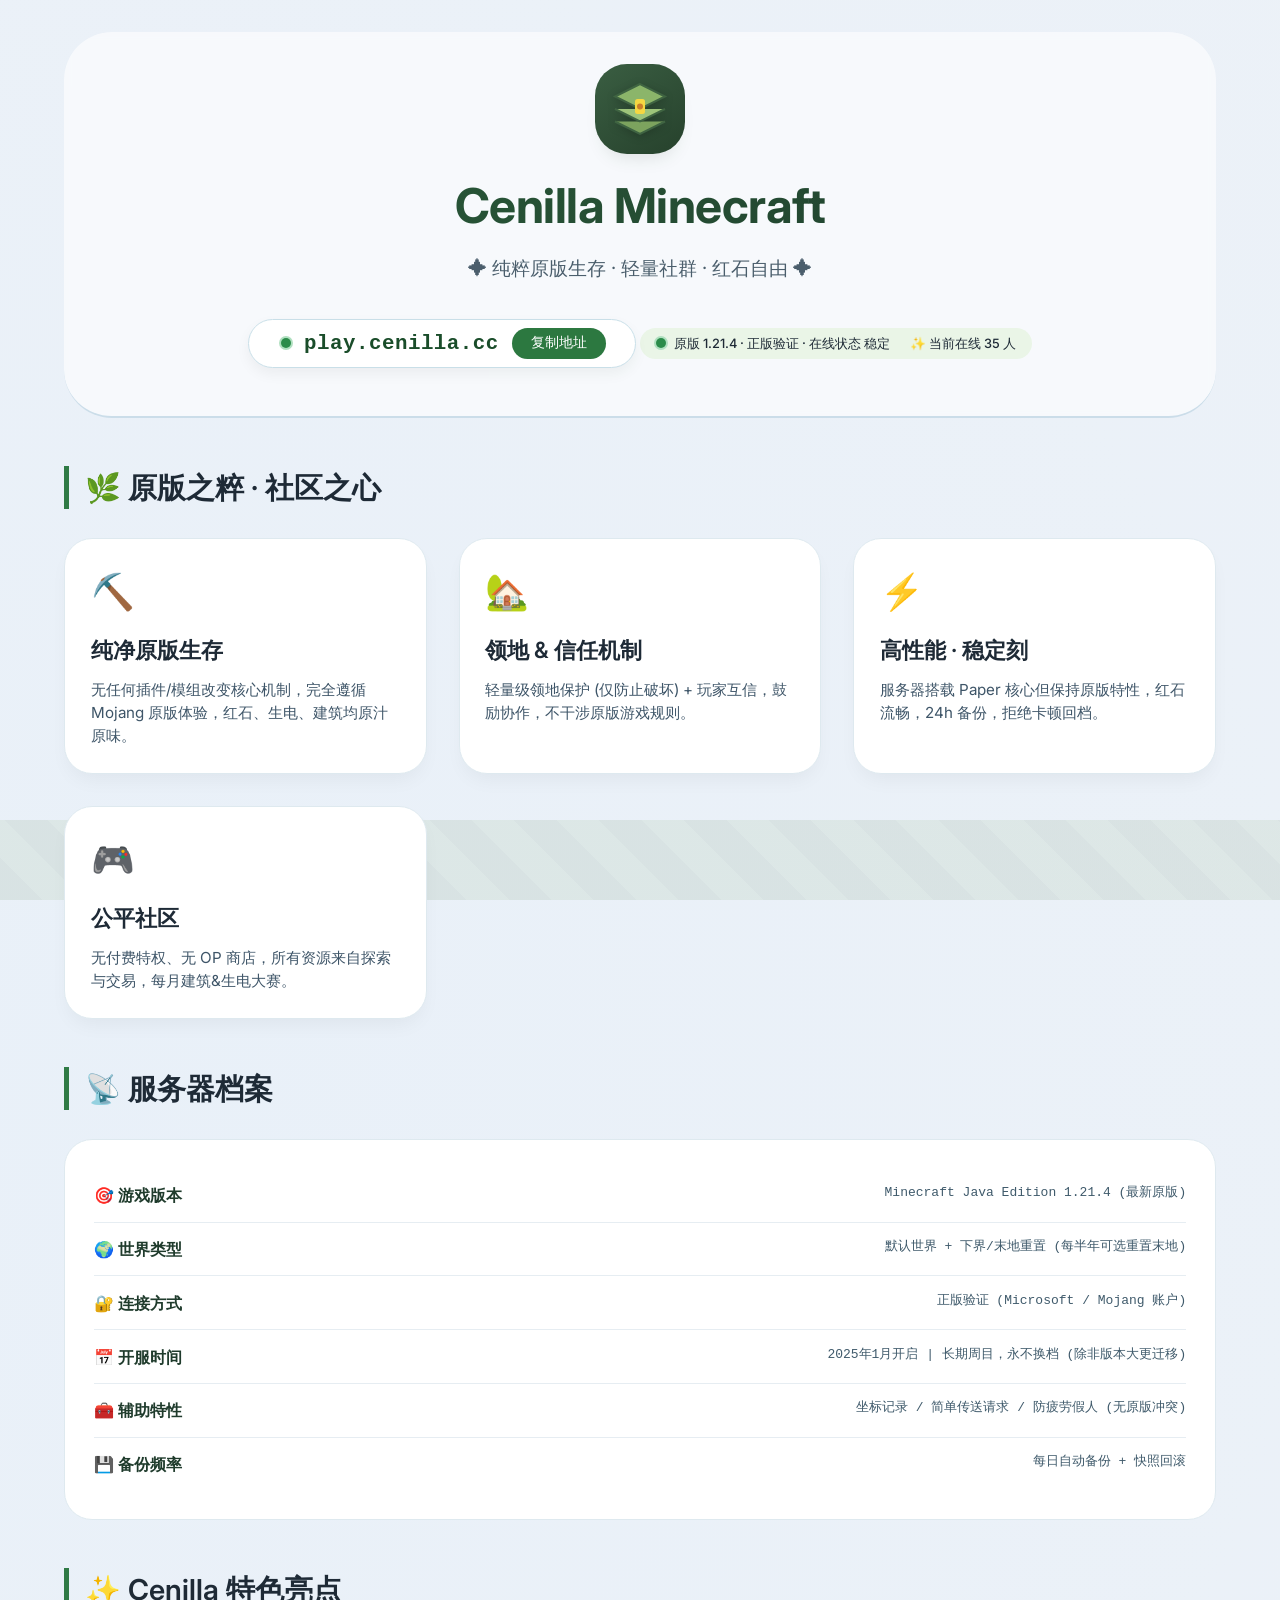
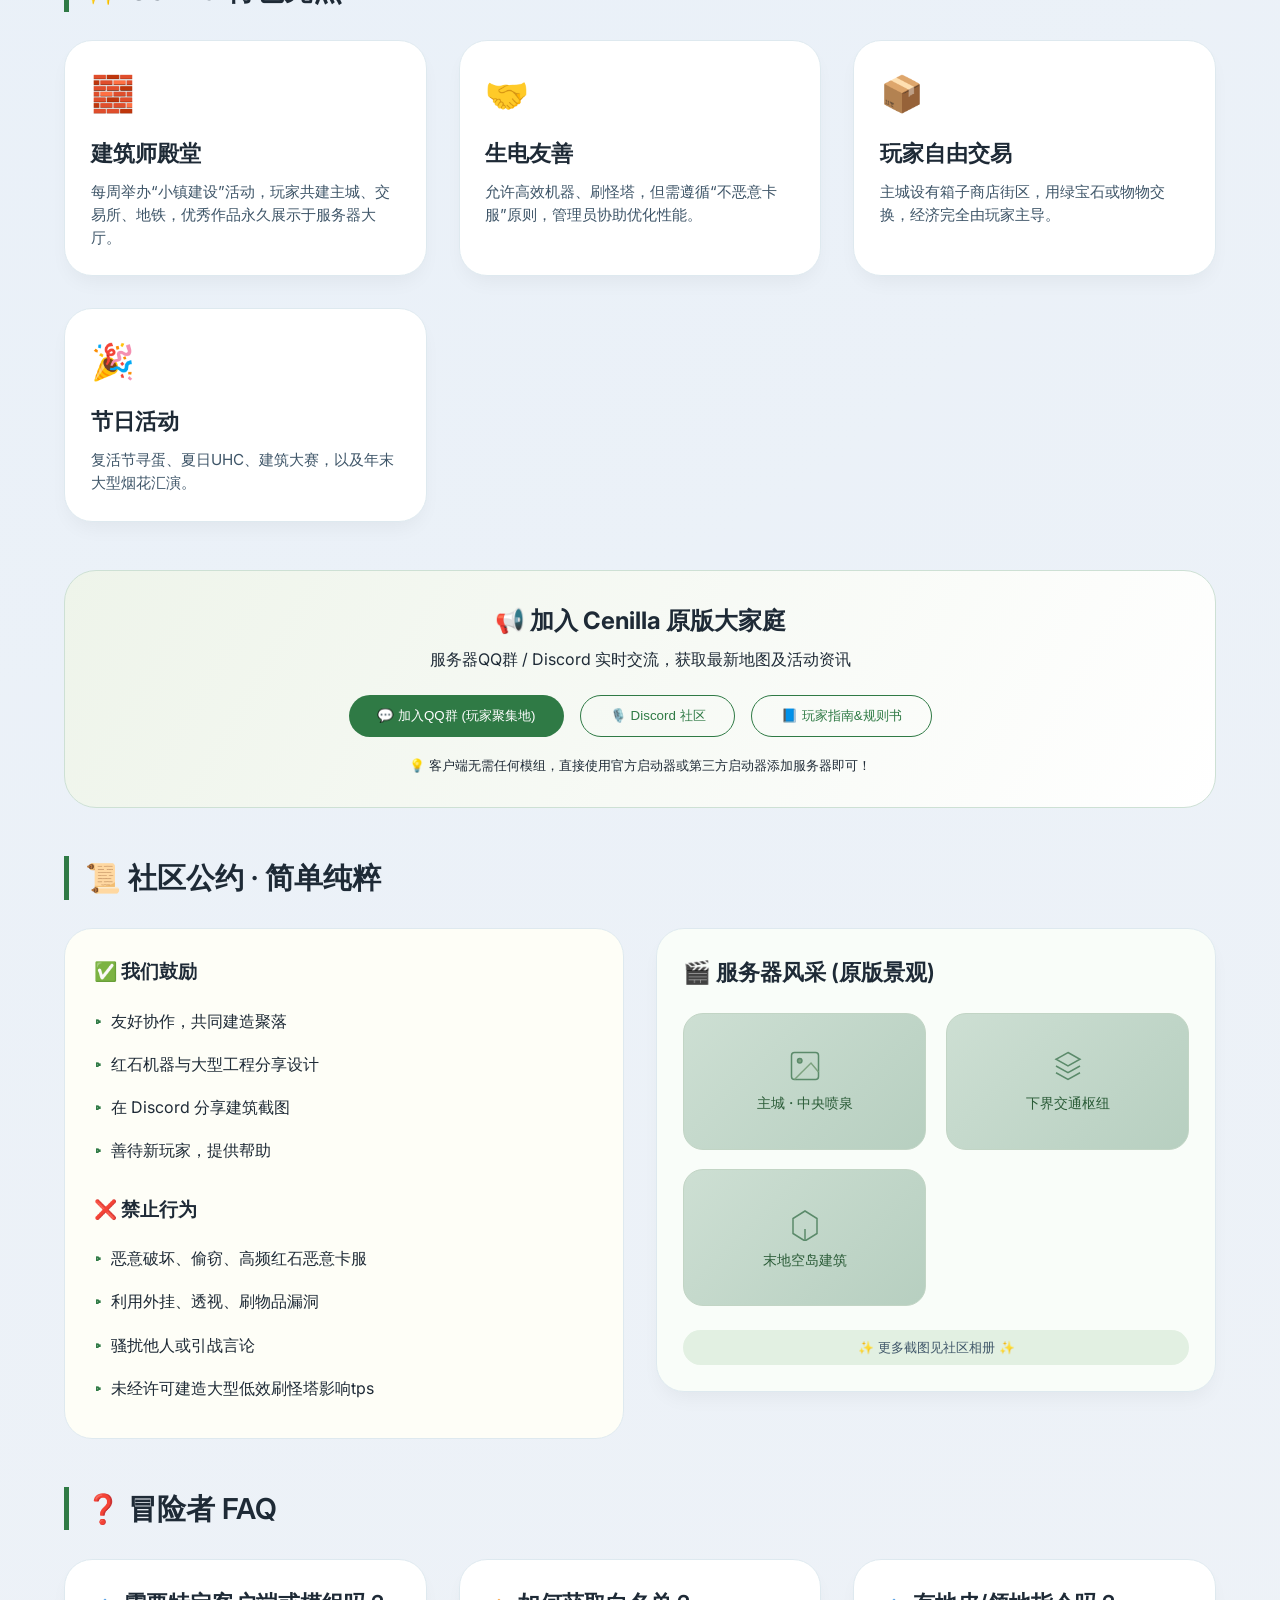
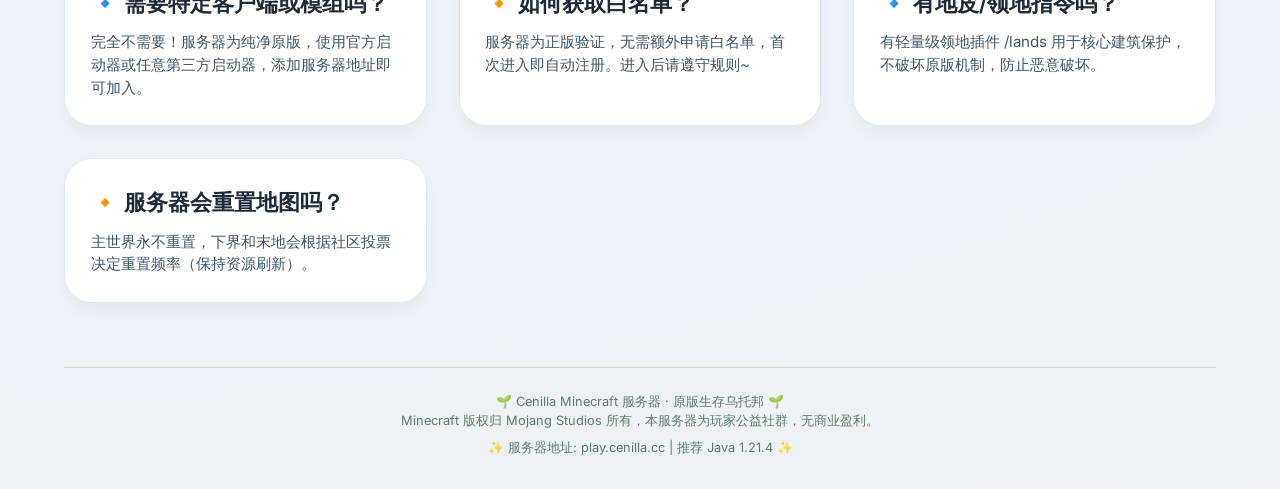
<file: server.html>
<!DOCTYPE html>
<html lang="zh-CN">
<head>
    <meta charset="UTF-8">
    <meta name="viewport" content="width=device-width, initial-scale=1.0, user-scalable=yes">
    <title>Cenilla Minecraft · 纯粹原版生存服务器</title>
    <!-- 干净现代风格，突出原版氛围 -->
    <link href="https://fonts.googleapis.com/css2?family=Inter:opsz,wght@14..32,300;14..32,400;14..32,500;14..32,600;14..32,700&display=swap" rel="stylesheet">
    <style>
        * {
            margin: 0;
            padding: 0;
            box-sizing: border-box;
        }

        body {
            background-color: #f7f9fc;
            background-image: radial-gradient(circle at 10% 30%, rgba(200, 220, 240, 0.3) 0%, #eef2f7 100%);
            font-family: 'Inter', -apple-system, BlinkMacSystemFont, 'Segoe UI', Roboto, Helvetica, sans-serif;
            color: #1e2a36;
            line-height: 1.5;
            scroll-behavior: smooth;
        }

        /* 草方块点缀装饰 */
        .grass-pattern {
            position: fixed;
            bottom: 0;
            left: 0;
            right: 0;
            height: 80px;
            background: repeating-linear-gradient(45deg, #6b8c5c22 0px, #6b8c5c22 30px, #8aae7422 30px, #8aae7422 60px);
            pointer-events: none;
            z-index: 0;
        }

        .container {
            max-width: 1200px;
            margin: 0 auto;
            padding: 2rem 1.5rem;
            position: relative;
            z-index: 2;
        }

        /* 头部区域 */
        .hero {
            text-align: center;
            padding: 2rem 1rem 3rem;
            border-bottom: 2px solid #cbdde9;
            margin-bottom: 2.5rem;
            background: rgba(255, 255, 255, 0.6);
            border-radius: 48px;
            backdrop-filter: blur(4px);
        }
        .logo-wrapper {
            display: inline-flex;
            align-items: center;
            justify-content: center;
            width: 90px;
            height: 90px;
            border-radius: 32px;
            margin-bottom: 1rem;
            box-shadow: 0 12px 18px -8px rgba(0,0,0,0.1);
            background: linear-gradient(145deg, #3a5e42, #26412c);
        }
        .logo-wrapper svg {
            width: 60px;
            height: 60px;
            filter: drop-shadow(0 2px 4px rgba(0,0,0,0.2));
        }
        h1 {
            font-size: 3rem;
            font-weight: 700;
            letter-spacing: -0.01em;
            background: linear-gradient(135deg, #2b5e3b, #1f3d2c);
            background-clip: text;
            -webkit-background-clip: text;
            color: transparent;
            margin-bottom: 0.5rem;
        }
        .subhead {
            font-size: 1.2rem;
            color: #4b5e6c;
            max-width: 600px;
            margin: 0.75rem auto;
            font-weight: 400;
        }
        .ip-badge {
            background: white;
            border-radius: 100px;
            display: inline-flex;
            align-items: center;
            gap: 0.8rem;
            padding: 0.5rem 1.8rem 0.5rem 2rem;
            margin-top: 1.5rem;
            box-shadow: 0 6px 14px rgba(0, 0, 0, 0.05);
            border: 1px solid #c9dfe8;
            backdrop-filter: blur(4px);
        }
        .ip-text {
            font-family: 'SF Mono', 'Fira Code', monospace;
            font-size: 1.3rem;
            font-weight: 600;
            color: #1a4d2a;
            letter-spacing: 0.5px;
        }
        .copy-btn {
            background: #2c7840;
            border: none;
            color: white;
            padding: 0.4rem 1.2rem;
            border-radius: 60px;
            font-weight: 500;
            font-size: 0.85rem;
            cursor: pointer;
            transition: 0.2s;
        }
        .copy-btn:hover {
            background: #1f5a31;
            transform: scale(0.98);
        }
        .status {
            display: inline-flex;
            align-items: center;
            gap: 8px;
            background: #eaf5e7;
            padding: 6px 16px;
            border-radius: 40px;
            font-size: 0.8rem;
            font-weight: 500;
            margin-top: 1rem;
        }
        .green-dot {
            width: 10px;
            height: 10px;
            background-color: #2b8c4a;
            border-radius: 50%;
            display: inline-block;
            box-shadow: 0 0 0 2px #b0e0c0;
            animation: pulse 1.8s infinite;
        }
        @keyframes pulse {
            0% { opacity: 0.6; transform: scale(0.9);}
            100% { opacity: 1; transform: scale(1.2);}
        }

        /* 板块通用 */
        .section {
            margin: 3rem 0;
        }
        .section-title {
            font-size: 1.8rem;
            font-weight: 600;
            border-left: 5px solid #2f7a45;
            padding-left: 1rem;
            margin-bottom: 1.8rem;
        }
        .grid-2col {
            display: grid;
            grid-template-columns: repeat(auto-fit, minmax(280px, 1fr));
            gap: 2rem;
        }
        .card {
            background: white;
            border-radius: 28px;
            padding: 1.6rem;
            box-shadow: 0 10px 20px -5px rgba(0, 0, 0, 0.05);
            transition: all 0.2s;
            border: 1px solid #dee9ef;
        }
        .card:hover {
            transform: translateY(-4px);
            box-shadow: 0 20px 25px -12px rgba(0, 0, 0, 0.1);
            border-color: #bcd5c2;
        }
        .card-icon {
            font-size: 2.2rem;
            margin-bottom: 1rem;
        }
        .card h3 {
            font-size: 1.4rem;
            margin-bottom: 0.75rem;
            font-weight: 600;
        }
        .card p {
            color: #3e5568;
            font-size: 0.95rem;
        }

        /* 服务器详情列表 */
        .info-list {
            background: white;
            border-radius: 28px;
            padding: 1.8rem;
            border: 1px solid #dee9ef;
        }
        .info-row {
            display: flex;
            justify-content: space-between;
            flex-wrap: wrap;
            padding: 0.9rem 0;
            border-bottom: 1px solid #e6edf2;
        }
        .info-row:last-child {
            border-bottom: none;
        }
        .info-label {
            font-weight: 600;
            color: #1f3b2c;
        }
        .info-value {
            color: #3f5a6b;
            font-family: monospace;
        }
        .badge-light {
            background: #eef3e9;
            padding: 0.2rem 0.8rem;
            border-radius: 30px;
            font-size: 0.75rem;
            font-weight: 500;
        }

        /* 规则区域 */
        .rule-list {
            list-style: none;
            padding-left: 0;
        }
        .rule-list li {
            padding: 0.6rem 0;
            display: flex;
            align-items: baseline;
            gap: 0.6rem;
        }
        .rule-list li::before {
            content: "▹";
            color: #2f7a45;
            font-weight: bold;
        }

        /* 加入区块 */
        .join-area {
            background: linear-gradient(120deg, #eef4ea, #ffffff);
            border-radius: 32px;
            padding: 2rem 2rem;
            text-align: center;
            border: 1px solid #cde0d4;
            margin: 2rem 0;
        }
        .btn-group {
            display: flex;
            gap: 1rem;
            justify-content: center;
            flex-wrap: wrap;
            margin: 1.5rem 0 0.5rem;
        }
        .btn-primary {
            background: #2f7a45;
            color: white;
            padding: 0.7rem 1.8rem;
            border-radius: 60px;
            text-decoration: none;
            font-weight: 500;
            transition: 0.2s;
            display: inline-block;
            border: none;
            cursor: pointer;
        }
        .btn-secondary {
            background: transparent;
            border: 1.5px solid #2f7a45;
            color: #2f7a45;
            padding: 0.7rem 1.8rem;
            border-radius: 60px;
            text-decoration: none;
            font-weight: 500;
            transition: 0.2s;
        }
        .btn-primary:hover {
            background: #1f5a34;
            transform: translateY(-2px);
        }
        .btn-secondary:hover {
            background: #ebf7e6;
            transform: translateY(-2px);
        }

        /* 截图画廊（模拟原版风格） */
        .gallery {
            display: grid;
            grid-template-columns: repeat(auto-fit, minmax(200px, 1fr));
            gap: 1.2rem;
            margin: 1.5rem 0;
        }
        .preview-card {
            background: #eef3f0;
            border-radius: 20px;
            overflow: hidden;
            aspect-ratio: 16 / 9;
            display: flex;
            align-items: center;
            justify-content: center;
            background: linear-gradient(135deg, #cddfd3, #b7cfc0);
            color: #2b5c38;
            font-weight: 500;
            font-size: 0.9rem;
            text-align: center;
            flex-direction: column;
            gap: 8px;
            border: 1px solid #c2d5c5;
            transition: 0.1s;
        }
        .preview-card svg {
            opacity: 0.7;
        }

        footer {
            text-align: center;
            margin-top: 4rem;
            padding-top: 1.5rem;
            border-top: 1px solid #cddfd5;
            font-size: 0.8rem;
            color: #5b7a6a;
        }
        @media (max-width: 680px) {
            .container {
                padding: 1rem;
            }
            h1 {
                font-size: 2.2rem;
            }
            .ip-text {
                font-size: 1rem;
            }
            .section-title {
                font-size: 1.5rem;
            }
        }
    </style>
</head>
<body>
<div class="grass-pattern"></div>
<div class="container">
    <!-- 英雄区 -->
    <div class="hero">
        <div class="logo-wrapper">
            <svg viewBox="0 0 24 24" fill="none" xmlns="http://www.w3.org/2000/svg">
                <path d="M12 2L2 7L12 12L22 7L12 2Z" fill="#8bb56a" stroke="#3f6442" stroke-width="0.8"/>
                <path d="M2 17L12 22L22 17" fill="#7ca35e" stroke="#3f6442" stroke-width="0.8"/>
                <path d="M2 12L12 17L22 12" fill="#9dc47a" stroke="#3f6442" stroke-width="0.8"/>
                <rect x="10" y="8" width="4" height="6" fill="#f5d742" rx="1"/>
                <circle cx="12" cy="11" r="1.2" fill="#c97e2a"/>
            </svg>
        </div>
        <h1>Cenilla Minecraft</h1>
        <div class="subhead">✦ 纯粹原版生存 · 轻量社群 · 红石自由 ✦</div>
        <div class="ip-badge">
            <span class="green-dot"></span>
            <span class="ip-text" id="serverIp">play.cenilla.cc</span>
            <button class="copy-btn" id="copyIpBtn">复制地址</button>
        </div>
        <div class="status">
            <span class="green-dot"></span> 原版 1.21.4 · 正版验证 · 在线状态 稳定
        </div>
    </div>

    <!-- 核心理念 + 特色 -->
    <div class="section">
        <div class="section-title">🌿 原版之粹 · 社区之心</div>
        <div class="grid-2col">
            <div class="card">
                <div class="card-icon">⛏️</div>
                <h3>纯净原版生存</h3>
                <p>无任何插件/模组改变核心机制，完全遵循 Mojang 原版体验，红石、生电、建筑均原汁原味。</p>
            </div>
            <div class="card">
                <div class="card-icon">🏡</div>
                <h3>领地 & 信任机制</h3>
                <p>轻量级领地保护 (仅防止破坏) + 玩家互信，鼓励协作，不干涉原版游戏规则。</p>
            </div>
            <div class="card">
                <div class="card-icon">⚡</div>
                <h3>高性能 · 稳定刻</h3>
                <p>服务器搭载 Paper 核心但保持原版特性，红石流畅，24h 备份，拒绝卡顿回档。</p>
            </div>
            <div class="card">
                <div class="card-icon">🎮</div>
                <h3>公平社区</h3>
                <p>无付费特权、无 OP 商店，所有资源来自探索与交易，每月建筑&生电大赛。</p>
            </div>
        </div>
    </div>

    <!-- 服务器档案 -->
    <div class="section">
        <div class="section-title">📡 服务器档案</div>
        <div class="info-list">
            <div class="info-row">
                <span class="info-label">🎯 游戏版本</span>
                <span class="info-value">Minecraft Java Edition 1.21.4 (最新原版)</span>
            </div>
            <div class="info-row">
                <span class="info-label">🌍 世界类型</span>
                <span class="info-value">默认世界 + 下界/末地重置 (每半年可选重置末地)</span>
            </div>
            <div class="info-row">
                <span class="info-label">🔐 连接方式</span>
                <span class="info-value">正版验证 (Microsoft / Mojang 账户)</span>
            </div>
            <div class="info-row">
                <span class="info-label">📅 开服时间</span>
                <span class="info-value">2025年1月开启 | 长期周目，永不换档 (除非版本大更迁移)</span>
            </div>
            <div class="info-row">
                <span class="info-label">🧰 辅助特性</span>
                <span class="info-value">坐标记录 / 简单传送请求 / 防疲劳假人 (无原版冲突)</span>
            </div>
            <div class="info-row">
                <span class="info-label">💾 备份频率</span>
                <span class="info-value">每日自动备份 + 快照回滚</span>
            </div>
        </div>
    </div>

    <!-- 特色玩法与原版坚守 -->
    <div class="section">
        <div class="section-title">✨ Cenilla 特色亮点</div>
        <div class="grid-2col">
            <div class="card">
                <div class="card-icon">🧱</div>
                <h3>建筑师殿堂</h3>
                <p>每周举办“小镇建设”活动，玩家共建主城、交易所、地铁，优秀作品永久展示于服务器大厅。</p>
            </div>
            <div class="card">
                <div class="card-icon">🤝</div>
                <h3>生电友善</h3>
                <p>允许高效机器、刷怪塔，但需遵循“不恶意卡服”原则，管理员协助优化性能。</p>
            </div>
            <div class="card">
                <div class="card-icon">📦</div>
                <h3>玩家自由交易</h3>
                <p>主城设有箱子商店街区，用绿宝石或物物交换，经济完全由玩家主导。</p>
            </div>
            <div class="card">
                <div class="card-icon">🎉</div>
                <h3>节日活动</h3>
                <p>复活节寻蛋、夏日UHC、建筑大赛，以及年末大型烟花汇演。</p>
            </div>
        </div>
    </div>

    <!-- 社区规则 + 加入引导 -->
    <div class="join-area">
        <h2 style="margin-bottom: 0.5rem;">📢 加入 Cenilla 原版大家庭</h2>
        <p style="max-width: 550px; margin: 0 auto;">服务器QQ群 / Discord 实时交流，获取最新地图及活动资讯</p>
        <div class="btn-group">
            <button id="qqGroupBtn" class="btn-primary">💬 加入QQ群 (玩家聚集地)</button>
            <button id="discordBtn" class="btn-secondary">🎙️ Discord 社区</button>
            <button id="wikiBtn" class="btn-secondary">📘 玩家指南&规则书</button>
        </div>
        <p style="margin-top: 1.2rem; font-size: 0.8rem;">💡 客户端无需任何模组，直接使用官方启动器或第三方启动器添加服务器即可！</p>
    </div>

    <!-- 规则简述区块 + 截图示意 -->
    <div class="section">
        <div class="section-title">📜 社区公约 · 简单纯粹</div>
        <div class="grid-2col">
            <div class="info-list" style="background: #fefef7;">
                <h3 style="margin-bottom: 0.8rem;">✅ 我们鼓励</h3>
                <ul class="rule-list">
                    <li>友好协作，共同建造聚落</li>
                    <li>红石机器与大型工程分享设计</li>
                    <li>在 Discord 分享建筑截图</li>
                    <li>善待新玩家，提供帮助</li>
                </ul>
                <h3 style="margin: 1.5rem 0 0.8rem;">❌ 禁止行为</h3>
                <ul class="rule-list">
                    <li>恶意破坏、偷窃、高频红石恶意卡服</li>
                    <li>利用外挂、透视、刷物品漏洞</li>
                    <li>骚扰他人或引战言论</li>
                    <li>未经许可建造大型低效刷怪塔影响tps</li>
                </ul>
            </div>
            <div>
                <div class="card" style="background: #f9fdf9;">
                    <h3>🎬 服务器风采 (原版景观)</h3>
                    <div class="gallery">
                        <div class="preview-card">
                            <svg width="36" height="36" viewBox="0 0 24 24" fill="none" stroke="#2f6a42" stroke-width="1">
                                <rect x="3" y="3" width="18" height="18" rx="2" />
                                <circle cx="8.5" cy="8.5" r="1.5" fill="#5f8b5f"/>
                                <path d="M21 16L16 10L5 21" stroke="#5f8b5f" />
                            </svg>
                            <span>主城 · 中央喷泉</span>
                        </div>
                        <div class="preview-card">
                            <svg width="36" height="36" viewBox="0 0 24 24" fill="none" stroke="#2f6a42">
                                <path d="M12 3L20 7.5L12 12L4 7.5L12 3Z" />
                                <path d="M4 12L12 16.5L20 12" />
                                <path d="M4 16.5L12 21L20 16.5" />
                            </svg>
                            <span>下界交通枢纽</span>
                        </div>
                        <div class="preview-card">
                            <svg width="36" height="36" viewBox="0 0 24 24" fill="none" stroke="#2f6a42">
                                <polygon points="12,4 20,9 20,19 12,24 4,19 4,9 12,4" />
                                <line x1="12" y1="24" x2="12" y2="16" />
                            </svg>
                            <span>末地空岛建筑</span>
                        </div>
                    </div>
                    <p style="margin-top: 1rem; font-size: 0.8rem; background: #e2f0e2; border-radius: 20px; padding: 0.5rem; text-align: center;">✨ 更多截图见社区相册 ✨</p>
                </div>
            </div>
        </div>
    </div>

    <!-- 服务器常见问题 -->
    <div class="section">
        <div class="section-title">❓ 冒险者 FAQ</div>
        <div class="grid-2col">
            <div class="card">
                <h3>🔹 需要特定客户端或模组吗？</h3>
                <p>完全不需要！服务器为纯净原版，使用官方启动器或任意第三方启动器，添加服务器地址即可加入。</p>
            </div>
            <div class="card">
                <h3>🔸 如何获取白名单？</h3>
                <p>服务器为正版验证，无需额外申请白名单，首次进入即自动注册。进入后请遵守规则~</p>
            </div>
            <div class="card">
                <h3>🔹 有地皮/领地指令吗？</h3>
                <p>有轻量级领地插件 /lands 用于核心建筑保护，不破坏原版机制，防止恶意破坏。</p>
            </div>
            <div class="card">
                <h3>🔸 服务器会重置地图吗？</h3>
                <p>主世界永不重置，下界和末地会根据社区投票决定重置频率（保持资源刷新）。</p>
            </div>
        </div>
    </div>

    <footer>
        <p>🌱 Cenilla Minecraft 服务器 · 原版生存乌托邦 🌱</p>
        <p>Minecraft 版权归 Mojang Studios 所有，本服务器为玩家公益社群，无商业盈利。</p>
        <p style="margin-top: 8px;">✨ 服务器地址: play.cenilla.cc | 推荐 Java 1.21.4 ✨</p>
    </footer>
</div>

<script>
    // 复制服务器IP
    const copyBtn = document.getElementById('copyIpBtn');
    const ipSpan = document.getElementById('serverIp');
    if(copyBtn) {
        copyBtn.addEventListener('click', () => {
            const ip = ipSpan.innerText;
            navigator.clipboard.writeText(ip).then(() => {
                const original = copyBtn.innerText;
                copyBtn.innerText = '✅ 已复制！';
                setTimeout(() => {
                    copyBtn.innerText = original;
                }, 2000);
            }).catch(() => {
                alert('手动复制服务器地址: ' + ip);
            });
        });
    }

    // 按钮交互 - QQ群，Discord，玩家指南演示信息
    const qqButton = document.getElementById('qqGroupBtn');
    const discordButton = document.getElementById('discordBtn');
    const wikiButton = document.getElementById('wikiBtn');

    if(qqButton) {
        qqButton.addEventListener('click', (e) => {
            e.preventDefault();
            alert('🐧 Cenilla 官方QQ群: 845236719 \n欢迎加入交流，获取最新公告与活动信息！');
            // 真实场景可替换为群链接 window.open("https://qm.qq.com/q/xxxx");
        });
    }
    if(discordButton) {
        discordButton.addEventListener('click', (e) => {
            e.preventDefault();
            alert('🎙️ Discord 邀请链接建设中，请先加入QQ群获取邀请～\n期待社区相遇！');
        });
    }
    if(wikiButton) {
        wikiButton.addEventListener('click', (e) => {
            e.preventDefault();
            alert('📖 Cenilla 玩家规则书及入门指南：\n1. 出生地请阅读公告牌\n2. 输入 /help 查看辅助指令\n3. 严禁偷窃与破坏，共建友好原版世界');
        });
    }

    // 动态展示随机在线人数 (仅示意，保持活泼)
    const statusDiv = document.querySelector('.status');
    if(statusDiv && !statusDiv.querySelector('.dynamic-online')) {
        const dyn = document.createElement('span');
        dyn.className = 'dynamic-online';
        dyn.style.marginLeft = '12px';
        dyn.style.fontSize = '0.8rem';
        dyn.style.fontWeight = '500';
        const onlineNum = Math.floor(Math.random() * (42 - 15 + 1) + 15);
        dyn.innerHTML = `✨ 当前在线 ${onlineNum} 人`;
        statusDiv.appendChild(dyn);
    }

    // 控制台彩蛋
    console.log('%c欢迎来到 Cenilla 原版服务器宣传页 | 生存，建筑，友谊 — 一切纯粹如初', 'color: #2b7a44; font-size: 14px; font-weight: bold;');
    console.log('服务器IP: play.cenilla.cc | 1.21.4 纯净生存期待你的加入');
</script>
</body>
</html>
</file>
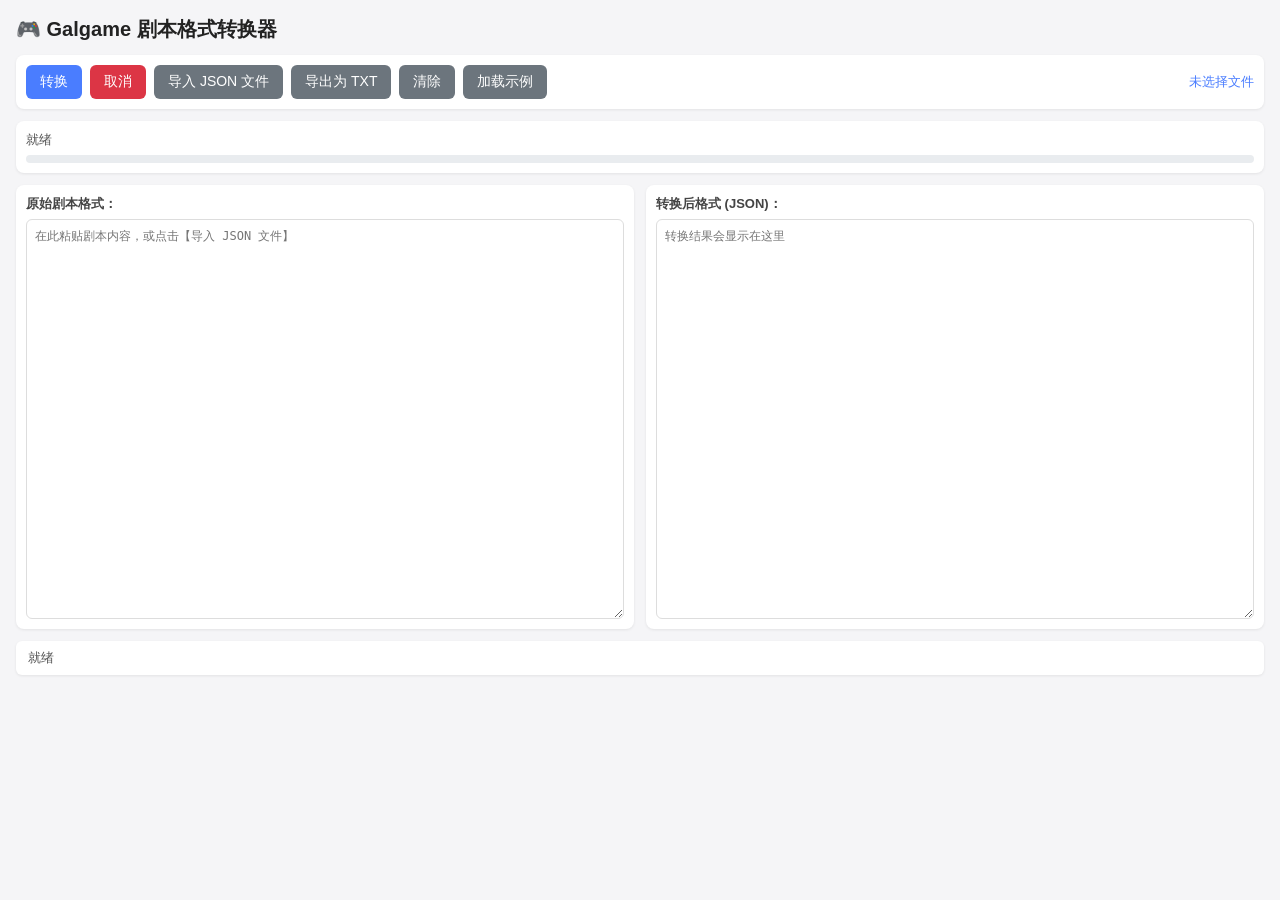
<file: trans.html>
<!DOCTYPE html>
<html lang="zh-CN">
<head>
<meta charset="UTF-8">
<meta name="viewport" content="width=device-width, initial-scale=1.0">
<title>Galgame 剧本格式转换器</title>
<style>
  * { box-sizing: border-box; }
  body {
    font-family: -apple-system, "Segoe UI", "Microsoft YaHei", sans-serif;
    margin: 0; padding: 16px;
    background: #f5f5f7; color: #222;
  }
  h1 { font-size: 20px; margin: 0 0 12px; }
  .toolbar {
    display: flex; flex-wrap: wrap; gap: 8px;
    align-items: center; margin-bottom: 12px;
    padding: 10px; background: #fff; border-radius: 8px;
    box-shadow: 0 1px 3px rgba(0,0,0,.08);
  }
  button {
    padding: 8px 14px; font-size: 14px; cursor: pointer;
    border: none; border-radius: 6px;
    background: #4a7dff; color: #fff;
    transition: background .15s;
  }
  button:hover:not(:disabled) { background: #3a6ae0; }
  button:disabled { background: #bbb; cursor: not-allowed; }
  button.secondary { background: #6c757d; }
  button.secondary:hover:not(:disabled) { background: #5a6268; }
  button.danger { background: #dc3545; }
  button.danger:hover:not(:disabled) { background: #c82333; }

  .file-info { color: #4a7dff; font-size: 13px; margin-left: auto; }

  .progress-wrap {
    background: #fff; padding: 10px; border-radius: 8px;
    margin-bottom: 12px; box-shadow: 0 1px 3px rgba(0,0,0,.08);
  }
  .progress-text { font-size: 13px; color: #555; margin-bottom: 6px; }
  .progress-bar {
    height: 8px; background: #e9ecef; border-radius: 4px; overflow: hidden;
  }
  .progress-bar > div {
    height: 100%; width: 0%; background: #4a7dff;
    transition: width .2s;
  }

  .editors {
    display: grid; grid-template-columns: 1fr 1fr; gap: 12px;
  }
  @media (max-width: 800px) {
    .editors { grid-template-columns: 1fr; }
  }
  .editor-box {
    background: #fff; border-radius: 8px; padding: 10px;
    box-shadow: 0 1px 3px rgba(0,0,0,.08);
    display: flex; flex-direction: column;
  }
  .editor-box label {
    font-size: 13px; font-weight: 600; margin-bottom: 6px; color: #444;
  }
  textarea {
    flex: 1; min-height: 400px; resize: vertical;
    font-family: Consolas, Monaco, monospace; font-size: 12px;
    padding: 8px; border: 1px solid #ddd; border-radius: 6px;
    outline: none;
  }
  textarea:focus { border-color: #4a7dff; }

  .status {
    margin-top: 12px; padding: 8px 12px; font-size: 13px;
    background: #fff; border-radius: 6px; color: #555;
    box-shadow: 0 1px 3px rgba(0,0,0,.08);
    min-height: 20px;
  }
</style>
</head>
<body>

<h1>🎮 Galgame 剧本格式转换器</h1>

<div class="toolbar">
  <button id="btnConvert">转换</button>
  <button id="btnCancel" class="danger" disabled>取消</button>
  <button id="btnImport" class="secondary">导入 JSON 文件</button>
  <button id="btnExport" class="secondary">导出为 TXT</button>
  <button id="btnClear" class="secondary">清除</button>
  <button id="btnExample" class="secondary">加载示例</button>
  <span class="file-info" id="fileInfo">未选择文件</span>
</div>

<div class="progress-wrap">
  <div class="progress-text" id="progressText">就绪</div>
  <div class="progress-bar"><div id="progressBar"></div></div>
</div>

<div class="editors">
  <div class="editor-box">
    <label>原始剧本格式：</label>
    <textarea id="inputText" placeholder="在此粘贴剧本内容，或点击【导入 JSON 文件】"></textarea>
  </div>
  <div class="editor-box">
    <label>转换后格式 (JSON)：</label>
    <textarea id="outputText" placeholder="转换结果会显示在这里"></textarea>
  </div>
</div>

<div class="status" id="status">就绪</div>

<input type="file" id="fileInput" accept=".json,.txt" multiple style="display:none">

<script>
/* ============================================================
   Galgame 剧本格式转换器 - 纯前端版本 v2
   ============================================================ */

const state = {
  importedFiles: [],
  cancelFlag: false,
  isProcessing: false,
};

/* ---------- DOM ---------- */
const $ = id => document.getElementById(id);
const inputText    = $('inputText');
const outputText   = $('outputText');
const progressBar  = $('progressBar');
const progressText = $('progressText');
const statusEl     = $('status');
const fileInfo     = $('fileInfo');
const fileInput    = $('fileInput');

/* ---------- UI ---------- */
function setProgress(pct, msg) {
  progressBar.style.width = Math.min(100, Math.max(0, pct)) + '%';
  if (msg) progressText.textContent = msg;
}
function setStatus(msg) { statusEl.textContent = msg; }
function setFileInfo(msg) { fileInfo.textContent = msg; }

/* ============================================================
   工具函数
   ============================================================ */

function cleanText(text) {
  if (!text) return "";
  let t = text.replace(/\\n/g, "\n");
  t = t.replace(/;/g, "");
  const specialChars = ["%n", "；", "\\t", "\\r"];
  for (const ch of specialChars) t = t.split(ch).join("");
  return t.trim();
}

function formatSpeaker(speaker) {
  if (!speaker) return "";
  const s = speaker.trim();
  // 保留 [xxx] 标记（如 [CHAPTER1-1]、[target]）
  if (s.startsWith('[') && s.endsWith(']')) return s;
  if (s.includes('【') || s.includes('】')) return s;
  return `【${s}】`;
}

/* ---------- 从条目提取信息 ---------- */

function extractBackgroundAndBlur(entry) {
  if (!Array.isArray(entry) || entry.length < 5) return { bg: "", blur: false };
  const sceneData = entry[4];
  if (!sceneData || typeof sceneData !== 'object') return { bg: "", blur: false };
  const dataArray = sceneData.data;
  if (!Array.isArray(dataArray)) return { bg: "", blur: false };

  for (const item of dataArray) {
    if (!Array.isArray(item) || item.length < 3) continue;
    if (item[1] === "stage" && item[2] && typeof item[2] === 'object') {
      const redraw = item[2].redraw;
      if (redraw && typeof redraw === 'object') {
        const imageFile = redraw.imageFile;
        if (imageFile && typeof imageFile === 'object') {
          let file = imageFile.file || "";
          if (typeof file !== 'string') file = String(file);
          if (file) {
            if (file.includes('.')) file = file.split('.').slice(0, -1).join('.');
            return { bg: file, blur: checkDoBoxBlur(imageFile) };
          }
        }
      }
    }
  }
  return { bg: "", blur: false };
}

function checkDoBoxBlur(obj) {
  if (!obj) return false;
  if (typeof obj === 'string') return obj.includes("doBoxBlur");
  if (Array.isArray(obj)) return obj.some(checkDoBoxBlur);
  if (typeof obj === 'object') return Object.values(obj).some(checkDoBoxBlur);
  return false;
}

function extractCharacters(dataArray) {
  if (!Array.isArray(dataArray)) return "";
  const chars = [];
  for (const item of dataArray) {
    if (!Array.isArray(item) || item.length < 3) continue;
    if (item[1] === "character" && item[2] && item[2].showmode === 3) {
      const redraw = item[2].redraw;
      if (redraw && typeof redraw === 'object') {
        const imageFile = redraw.imageFile;
        if (imageFile && typeof imageFile === 'object') {
          let file = imageFile.file || "";
          if (typeof file !== 'string') file = String(file);
          if (file) {
            const options = imageFile.options || {};
            const parts = [];
            if (options.dress) parts.push(`dress=${options.dress}`);
            if (options.pose)  parts.push(`pose=${options.pose}`);
            const query = parts.join("&");
            chars.push(query ? `${file}?${query}` : file);
          }
        }
      }
    }
  }
  return chars.join(";");
}

function extractCharactersFromEntry(entry) {
  if (!Array.isArray(entry) || entry.length < 5) return "";
  const sceneData = entry[4];
  if (!sceneData || typeof sceneData !== 'object') return "";
  return extractCharacters(sceneData.data || []);
}

function extractCGFromEntry(entry) {
  if (!Array.isArray(entry) || entry.length < 5) return "";
  const sceneData = entry[4];
  if (!sceneData || typeof sceneData !== 'object') return "";
  const dataArray = sceneData.data;
  if (!Array.isArray(dataArray)) return "";

  const cgList = [];
  for (const item of dataArray) {
    if (!Array.isArray(item) || item.length < 3) continue;
    if ((item[1] === "sdlayer" || item[1] === "event") && item[2] && typeof item[2] === 'object') {
      const redraw = item[2].redraw;
      if (redraw && typeof redraw === 'object') {
        const imageFile = redraw.imageFile;
        if (imageFile && typeof imageFile === 'object') {
          let file = imageFile.file || "";
          if (typeof file !== 'string') file = String(file);
          if (file) {
            if (file.includes('.')) file = file.split('.').slice(0, -1).join('.');
            cgList.push(file);
          }
        }
      }
    }
  }
  return cgList.join(";");
}

function extractTextFromEntry(entry) {
  try {
    if (Array.isArray(entry) && Array.isArray(entry[1]) && entry[1].length > 0) {
      const inner = entry[1][0];
      if (Array.isArray(inner) && inner.length >= 2) {
        const raw = inner[1];
        if (typeof raw === 'string') return cleanText(raw);
      }
    }
  } catch (e) {}
  return "";
}

function extractSpeakerFromEntry(entry) {
  try {
    if (Array.isArray(entry) && Array.isArray(entry[1]) && entry[1].length > 0) {
      const inner = entry[1][0];
      if (Array.isArray(inner) && inner.length >= 1) {
        const innerSpk = inner[0];
        if (typeof innerSpk === 'string' && innerSpk.trim()) return innerSpk;
      }
    }
    if (Array.isArray(entry) && entry.length >= 1) {
      const outerSpk = entry[0];
      if (typeof outerSpk === 'string' && outerSpk.trim()) return outerSpk;
    }
  } catch (e) {}
  return "";
}

/* ---------- 括号匹配 ---------- */

function findMatchingBracket(text, start) {
  const len = text.length;
  let pos = start, stack = 0, inString = false, escape = false;
  while (pos < len) {
    const ch = text[pos];
    if (escape) {
      escape = false;
    } else if (inString) {
      if (ch === '\\') escape = true;
      else if (ch === '"') inString = false;
    } else {
      if (ch === '"') inString = true;
      else if (ch === '[') stack++;
      else if (ch === ']') {
        stack--;
        if (stack === 0) return pos + 1;
      }
    }
    pos++;
  }
  return -1;
}

/* ---------- 主查找 ---------- */

function findAllScriptEntriesOrdered(inputData, cancelCtx) {
  if (!inputData) return [];
  if (inputData.charCodeAt(0) === 0xFEFF) inputData = inputData.slice(1);

  // 章节标记
  const chapterRegex = /chapter.*?(\d+-\d+)/gi;
  const chapterMatches = [];
  let m;
  while ((m = chapterRegex.exec(inputData)) !== null) {
    chapterMatches.push({ pos: m.index, cs: m[1] });
  }
  const seen = new Set();
  const uniqueChapters = [];
  for (const cm of chapterMatches) {
    if (!seen.has(cm.cs)) { seen.add(cm.cs); uniqueChapters.push(cm); }
  }
  uniqueChapters.sort((a, b) => a.pos - b.pos);

  // ⭐ 关键修复：正则放宽，只匹配到对话文本开头，后面交给 findMatchingBracket
  const patterns = [
    // [null,[[null,"text"...
    { re: /\[null,\s*\[\[null,\s*"((?:[^"\\]|\\.)*)"/g, type: "no_speaker" },
    // ["outer",[["inner","text"...
    { re: /\["((?:[^"\\]|\\.)*)",\s*\[\["((?:[^"\\]|\\.)*)",\s*"((?:[^"\\]|\\.)*)"/g, type: "inner_speaker" },
    // ["outer",[[null,"text"...
    { re: /\["((?:[^"\\]|\\.)*)",\s*\[\[null,\s*"((?:[^"\\]|\\.)*)"/g, type: "outer_speaker" },
  ];

  let currentPos = 0;
  const length = inputData.length;
  const allItems = [];

  while (currentPos < length) {
    if (cancelCtx.cancelled) break;

    let earliestMatch = null;
    let earliestPos = length;
    let earliestPatternIdx = -1;

    for (let i = 0; i < patterns.length; i++) {
      patterns[i].re.lastIndex = currentPos;
      const mm = patterns[i].re.exec(inputData);
      if (mm && mm.index < earliestPos) {
        earliestPos = mm.index;
        earliestMatch = mm;
        earliestPatternIdx = i;
      }
    }

    if (!earliestMatch) break;

    const startPos = earliestPos;
    const endPos = findMatchingBracket(inputData, startPos);

    if (endPos === -1) { currentPos = startPos + 1; continue; }

    const entryStr = inputData.substring(startPos, endPos);

    try {
      const entry = JSON.parse(entryStr);
      if (Array.isArray(entry) && entry.length >= 2) {
        const text = extractTextFromEntry(entry);
        if (text) {
          const speakerRaw = extractSpeakerFromEntry(entry);
          const { bg, blur } = extractBackgroundAndBlur(entry);
          const characters = extractCharactersFromEntry(entry);
          const cg = extractCGFromEntry(entry);
          allItems.push({
            pos: startPos,
            item: {
              speaker_raw: speakerRaw,
              speaker: formatSpeaker(speakerRaw),
              text, background: bg, blur,
              characters, cg
            }
          });
        }
        // nexts 跳转
        if (entry.length >= 5 && entry[4] && typeof entry[4] === 'object') {
          const nexts = entry[4].nexts;
          if (Array.isArray(nexts)) {
            for (const n of nexts) {
              if (n && typeof n === 'object' && "target" in n) {
                allItems.push({
                  pos: endPos,
                  item: {
                    speaker_raw: `[${n.target}]`,
                    speaker: `[${n.target}]`,
                    text: "", background: "ecall", blur: false,
                    characters: "", cg: ""
                  }
                });
              }
            }
          }
        }
      }
    } catch (e) {
      // 兜底
      const ptype = patterns[earliestPatternIdx].type;
      let text = "";
      if (ptype === "no_speaker")           text = earliestMatch[1];
      else if (ptype === "inner_speaker")   text = earliestMatch[3];
      else                                  text = earliestMatch[2];
      text = cleanText(text);
      if (text) {
        allItems.push({
          pos: startPos,
          item: {
            speaker_raw: "", speaker: "", text,
            background: "", blur: false, characters: "", cg: ""
          }
        });
      }
    }

    currentPos = endPos;
  }

  allItems.sort((a, b) => a.pos - b.pos);

  // 插入章节
  const finalEntries = [];
  let chapIdx = 0;
  for (const { pos, item } of allItems) {
    while (chapIdx < uniqueChapters.length && uniqueChapters[chapIdx].pos < pos) {
      const cs = uniqueChapters[chapIdx].cs;
      finalEntries.push({
        speaker_raw: `[CHAPTER${cs}]`, speaker: `[CHAPTER${cs}]`,
        text: "", background: "ecall", blur: false,
        characters: "", cg: ""
      });
      chapIdx++;
    }
    finalEntries.push(item);
  }
  while (chapIdx < uniqueChapters.length) {
    const cs = uniqueChapters[chapIdx].cs;
    finalEntries.push({
      speaker_raw: `[CHAPTER${cs}]`, speaker: `[CHAPTER${cs}]`,
      text: "", background: "ecall", blur: false,
      characters: "", cg: ""
    });
    chapIdx++;
  }

  return finalEntries;
}

/* ---------- 立绘处理 ---------- */

function processCharacters(entries) {
  const getRawSpeaker = spk => {
    if (!spk) return "";
    const m = spk.match(/【(.+?)】/);
    return m ? m[1] : spk.trim();
  };
  const uniquePoses = s => {
    if (!s) return s;
    const seen = new Set();
    return s.split(';').filter(p => !seen.has(p) && seen.add(p)).join(';');
  };

  const isRef = new Array(entries.length).fill(false);

  for (let i = 0; i < entries.length; i++) {
    const item = entries[i];
    const spkFormatted = item.speaker || "";
    if (!spkFormatted) continue;
    const charStr = item.characters || "";
    if (!charStr) continue;

    let poses = charStr.split(';');
    const originalLen = poses.length;
    const seen = new Set();
    poses = poses.filter(p => !seen.has(p) && seen.add(p));

    const spkRaw = getRawSpeaker(spkFormatted);
    const matched = poses.filter(p => p.startsWith(spkRaw + '.'));
    if (matched.length) {
      item.characters = matched[0];
      if (originalLen > 1) isRef[i] = true;
    } else {
      item.characters = poses.join(';');
    }
  }

  for (let i = 0; i < entries.length; i++) {
    if (isRef[i]) continue;
    const item = entries[i];
    let charStr = item.characters || "";
    if (!charStr) continue;
    let poses = charStr.split(';');
    const seen = new Set();
    poses = poses.filter(p => !seen.has(p) && seen.add(p));

    if (poses.length <= 1) { item.characters = poses.join(';'); continue; }

    let refIdx = null;
    for (let j = i - 1; j >= 0; j--) {
      if (isRef[j]) { refIdx = j; break; }
    }
    if (refIdx !== null) {
      const refRaw = getRawSpeaker(entries[refIdx].speaker || "");
      const matched = poses.filter(p => p.startsWith(refRaw + '.'));
      item.characters = matched.length ? matched[0] : poses[0];
    } else {
      item.characters = poses[0];
    }
  }

  for (const item of entries) {
    if (item.characters) item.characters = uniquePoses(item.characters);
  }
}

/* ---------- 主转换 ---------- */

async function convertAll(inputData, cancelCtx) {
  const entries = findAllScriptEntriesOrdered(inputData, cancelCtx);
  setStatus(`成功提取 ${entries.length} 条对话`);
  if (cancelCtx.cancelled) return null;

  if (entries.length) processCharacters(entries);

  setProgress(75, "正在格式化输出...");

  const result = {};
  const total = entries.length;
  for (let i = 0; i < total; i++) {
    if (cancelCtx.cancelled) return null;

    if (i % 200 === 0) {
      const pct = 75 + (i / total) * 25;
      setProgress(pct, `正在格式化条目: ${i+1}/${total}`);
      await new Promise(r => setTimeout(r, 0));
    }

    const it = entries[i];
    const d = {};
    if (it.background) d.b = it.background;
    if (it.speaker)    d.s = it.speaker;
    if (it.text)       d.t = it.text;
    if (it.characters) d.c = it.characters;
    if (it.blur)       d.z = 2;
    if (it.cg)         d.cg = it.cg;
    if (Object.keys(d).length) result[String(i + 1)] = d;
  }

  return result;
}

/* ============================================================
   按钮事件
   ============================================================ */

$('btnConvert').addEventListener('click', async () => {
  if (state.isProcessing) return;
  state.isProcessing = true;
  state.cancelFlag = false;
  $('btnConvert').disabled = true;
  $('btnCancel').disabled = false;

  const cancelCtx = { get cancelled() { return state.cancelFlag; } };

  try {
    if (state.importedFiles.length) {
      setProgress(0, "正在从文件读取内容...");
      const parts = [];
      const total = state.importedFiles.length;
      for (let i = 0; i < total; i++) {
        if (state.cancelFlag) break;
        const f = state.importedFiles[i];
        setProgress((i+1)/total*30, `读取文件: ${f.name} (${i+1}/${total})`);
        parts.push(await f.text());
        await new Promise(r => setTimeout(r, 0));
      }
      if (state.cancelFlag) return;
      const result = await convertAll(parts.join("\n"), cancelCtx);
      if (result) outputText.value = JSON.stringify(result, null, 2);
    } else {
      const data = inputText.value.trim();
      if (!data) { alert("请输入原始剧本数据"); return; }
      const result = await convertAll(data, cancelCtx);
      if (result) outputText.value = JSON.stringify(result, null, 2);
    }

    if (!state.cancelFlag) {
      setProgress(100, "处理完成");
      setStatus("转换完成");
    }
  } catch (err) {
    console.error(err);
    alert("转换错误: " + err.message);
    setStatus("转换出错");
  } finally {
    state.isProcessing = false;
    $('btnConvert').disabled = false;
    $('btnCancel').disabled = true;
  }
});

$('btnCancel').addEventListener('click', () => {
  if (state.isProcessing) {
    state.cancelFlag = true;
    setStatus("正在取消处理...");
  }
});

$('btnImport').addEventListener('click', () => fileInput.click());

fileInput.addEventListener('change', async e => {
  const files = Array.from(e.target.files);
  if (!files.length) return;
  state.importedFiles = files;

  setFileInfo(files.length === 1 ? `已导入: ${files[0].name}` : `已导入 ${files.length} 个文件`);

  const preview = files.slice(0, 10);
  const chunks = [];
  for (let i = 0; i < preview.length; i++) {
    const content = await preview[i].text();
    chunks.push(`\n${'='.repeat(60)}\n文件: ${preview[i].name}\n${'='.repeat(60)}\n${content}`);
  }
  if (files.length > preview.length) {
    chunks.push(`\n\n${'='.repeat(60)}\n提示: 还有 ${files.length - preview.length} 个文件未显示（共 ${files.length} 个文件）\n${'='.repeat(60)}`);
  }
  inputText.value = chunks.join("\n\n");
  setStatus(`已成功导入 ${files.length} 个文件`);
});

$('btnExport').addEventListener('click', () => {
  const text = outputText.value.trim();
  if (!text) { alert("没有可导出的内容，请先进行转换"); return; }

  let jsonData;
  try {
    jsonData = JSON.parse(text);
  } catch (err) {
    if (confirm("输出内容不是有效的 JSON，是否作为纯文本导出？")) {
      downloadFile("scriptData_error.txt", text);
    }
    return;
  }

  if (typeof jsonData !== 'object' || Array.isArray(jsonData)) {
    alert("输出内容不是有效的 JSON 对象");
    return;
  }

  let items = Object.entries(jsonData);
  if (items.every(([k]) => /^\d+$/.test(k))) {
    items.sort((a, b) => Number(a[0]) - Number(b[0]));
  }

  if (!items.length) { alert("没有有效的对话条目"); return; }

  const chunkSize = 500;
  const numChunks = Math.ceil(items.length / chunkSize);

  for (let c = 0; c < numChunks; c++) {
    const chunk = items.slice(c * chunkSize, (c + 1) * chunkSize);
    const obj = {};
    for (const [k, v] of chunk) obj[k] = v;
    const content = JSON.stringify(obj, null, 2);
    const filename = `scriptData${c + 1}.txt`;
    setTimeout(() => downloadFile(filename, content), c * 100);
  }

  setStatus(`导出完成，共 ${numChunks} 个文件`);
  if (numChunks > 1) {
    alert(`已触发 ${numChunks} 个文件下载，请检查浏览器是否弹出"允许多文件下载"提示。`);
  }
});

function downloadFile(filename, content) {
  const blob = new Blob([content], { type: 'text/plain;charset=utf-8' });
  const url = URL.createObjectURL(blob);
  const a = document.createElement('a');
  a.href = url;
  a.download = filename;
  document.body.appendChild(a);
  a.click();
  document.body.removeChild(a);
  setTimeout(() => URL.revokeObjectURL(url), 1000);
}

$('btnClear').addEventListener('click', () => {
  inputText.value = "";
  outputText.value = "";
  state.importedFiles = [];
  fileInput.value = "";
  setFileInfo("未选择文件");
  setStatus("已清除所有内容");
  setProgress(0, "就绪");
});

$('btnExample').addEventListener('click', () => {
  inputText.value = EXAMPLE_DATA;
  state.importedFiles = [];
  setFileInfo("示例数据");
  setStatus("已加载示例数据");
});

/* ============================================================
   示例数据 —— 用数组 join 拼接，避免反斜杠被吃掉
   ============================================================ */
const EXAMPLE_DATA = [
  '["莉々子",[["莉莉子","「我懂……！　那种地方就应该用奥赛罗棋的方式！\\n连休和周末重叠感觉就像亏了一样—」",42,"a","b"]],[{"name":"莉々子","pan":0,"type":0,"voice":"rir_009_0001"}],1232,{',
  '  "_meswinchange": "MSGWIN",',
  '  "data": [',
  '    ["bgm","bgm",{"name":"bgm","replay":{"filename":"bgm01","loop":1,"state":1,"volume":100.0}}],',
  '    ["stage","stage",{"action":[["zpos",233.33],["zoomy",200],["ypos",-350],["zoomx",200]],"class":"stage","name":"stage","redraw":{"disp":2,"imageFile":{"file":"居酒屋_店内","redraw":[["doBoxBlur",2,2]]},"posName":null},"showmode":3,"type":null}],',
  '    ["莉々子","character",{"action":[["zpos",33.33]],"class":"character","name":"莉々子","redraw":{"disp":2,"imageFile":{"file":"莉々子.stand","options":{"dress":"制服","face":"43","pose":"1"}},"posName":"出"},"showmode":3,"type":null}]',
  '  ],',
  '  "scnchart": "s010*part_010"',
  '}],["雪鹰",[[null,"这是一个没有对应立绘的对话",15]],null,1728,{"_meswinchange":"MSGWIN"}]'
].join('\n');
</script>
</body>
</html>
</file>
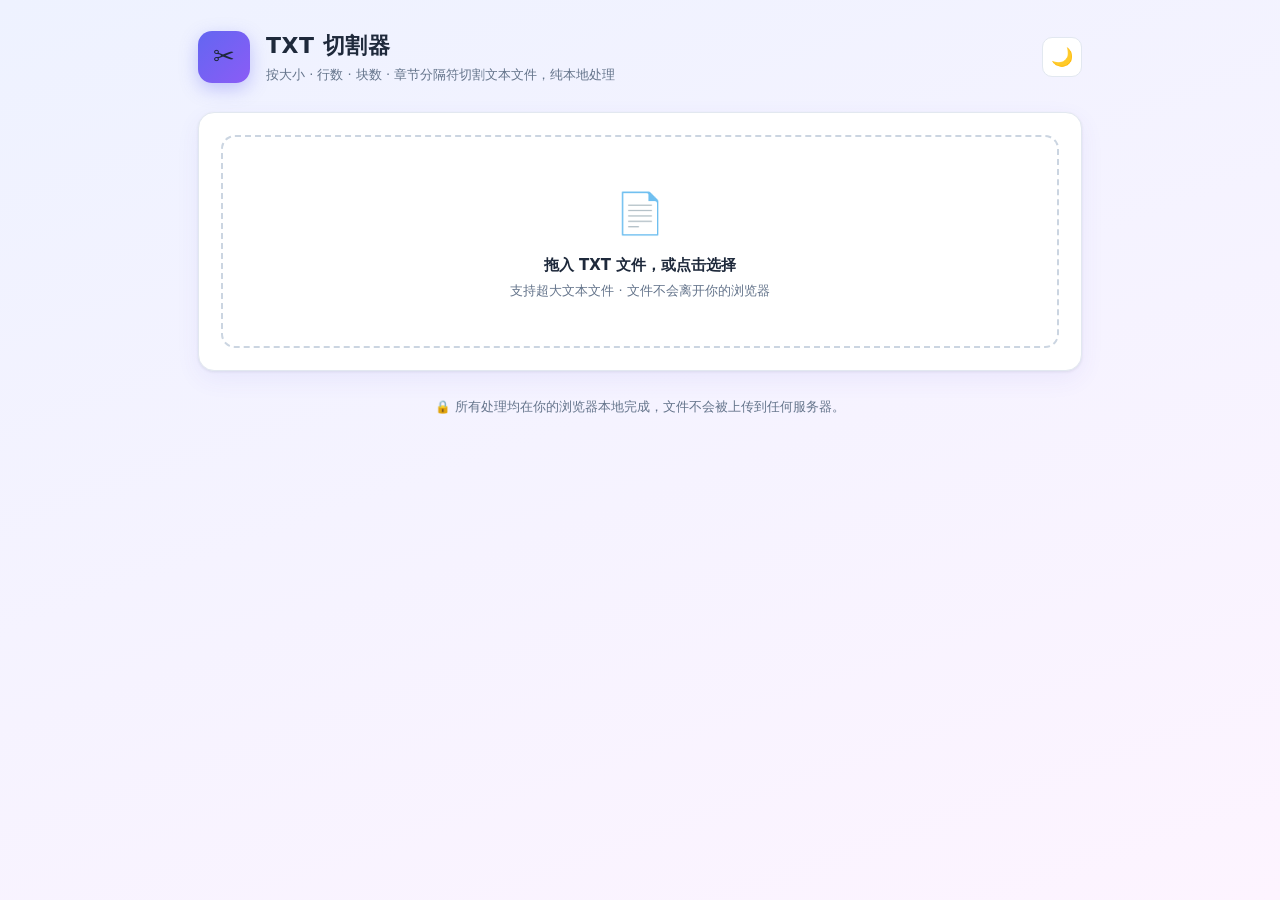
<file: txt-splitter.html>
<!DOCTYPE html>
<html lang="zh-CN">
<head>
<meta charset="UTF-8"/>
<meta name="viewport" content="width=device-width,initial-scale=1"/>
<title>TXT 切割器 · 本地文本分割工具</title>
<style>
*{box-sizing:border-box;margin:0;padding:0}
:root{
  --bg1:#eef2ff;--bg2:#fdf4ff;
  --card:#ffffff;--text:#1e293b;--muted:#64748b;
  --border:#e2e8f0;--border2:#cbd5e1;
  --p1:#6366f1;--p2:#8b5cf6;
  --hover:#f1f5f9;--accent:#eef2ff;
  --pre-bg:#0f172a;--pre-tx:#e2e8f0;
  --danger:#ef4444;--ok:#10b981;
  --shadow:0 1px 3px rgba(15,23,42,.08),0 8px 24px rgba(79,70,229,.07);
}
html[data-theme=dark]{
  --bg1:#0b1020;--bg2:#141a30;
  --card:#171e33;--text:#e2e8f0;--muted:#94a3b8;
  --border:#2a3450;--border2:#3b4666;
  --hover:#1e2846;--accent:#232e52;
  --pre-bg:#0a0f1e;--pre-tx:#dbe4f3;
  --shadow:0 1px 3px rgba(0,0,0,.4),0 8px 24px rgba(0,0,0,.35);
}
body{
  font-family:system-ui,-apple-system,"Segoe UI","PingFang SC","Hiragino Sans GB","Microsoft YaHei",sans-serif;
  background:linear-gradient(160deg,var(--bg1),var(--bg2)) fixed;
  color:var(--text);min-height:100vh;
  transition:background .3s,color .3s;
  line-height:1.6;
}
.wrap{max-width:920px;margin:0 auto;padding:28px 18px 60px}
header{display:flex;align-items:center;gap:16px;margin-bottom:26px}
.logo{
  width:52px;height:52px;border-radius:14px;flex:none;
  background:linear-gradient(135deg,var(--p1),var(--p2));
  display:flex;align-items:center;justify-content:center;font-size:26px;
  box-shadow:0 6px 18px rgba(99,102,241,.35);
}
header h1{font-size:22px;letter-spacing:.5px}
header .sub{color:var(--muted);font-size:13px;margin-top:2px}
#themeBtn{
  margin-left:auto;border:1px solid var(--border);background:var(--card);
  width:40px;height:40px;border-radius:10px;cursor:pointer;font-size:18px;
  color:var(--text);transition:.2s;
}
#themeBtn:hover{border-color:var(--p1);transform:translateY(-1px)}
.card{
  background:var(--card);border:1px solid var(--border);border-radius:16px;
  box-shadow:var(--shadow);padding:22px;margin-bottom:20px;
  animation:fadeUp .35s ease both;
}
@keyframes fadeUp{from{opacity:0;transform:translateY(10px)}to{opacity:1;transform:none}}
.card h2{font-size:16px;margin-bottom:14px;display:flex;align-items:center;gap:8px}
.card h2::before{content:"";width:4px;height:16px;border-radius:2px;background:linear-gradient(var(--p1),var(--p2))}
#dropZone{
  border:2px dashed var(--border2);border-radius:14px;padding:44px 20px;
  text-align:center;cursor:pointer;transition:.2s;
}
#dropZone:hover,#dropZone.drag{
  border-color:var(--p1);background:var(--accent);
  transform:scale(1.005);
}
.dz-icon{font-size:40px;margin-bottom:8px}
.dz-title{font-weight:600;font-size:15px}
.dz-sub{color:var(--muted);font-size:13px;margin-top:4px}
.fi-row{display:flex;align-items:center;gap:14px;flex-wrap:wrap}
.fi-icon{font-size:28px}
.fi-main{min-width:0;flex:1}
.fi-main strong{display:block;overflow:hidden;text-overflow:ellipsis;white-space:nowrap}
.fi-main span{color:var(--muted);font-size:12.5px}
.enc-label{display:flex;align-items:center;gap:6px;font-size:13px;color:var(--muted)}
select,input[type=text],input[type=number]{
  border:1px solid var(--border);border-radius:8px;background:var(--card);
  color:var(--text);padding:7px 10px;font-size:14px;font-family:inherit;
  transition:border-color .2s;
}
select:focus,input:focus{outline:none;border-color:var(--p1);box-shadow:0 0 0 3px rgba(99,102,241,.15)}
#removeBtn{
  border:none;background:none;color:var(--muted);font-size:16px;cursor:pointer;
  width:34px;height:34px;border-radius:8px;transition:.2s;
}
#removeBtn:hover{background:var(--hover);color:var(--danger)}
details{margin-top:12px}
summary{cursor:pointer;font-size:13px;color:var(--muted);user-select:none}
summary:hover{color:var(--p1)}
#fPreview{
  margin-top:8px;background:var(--pre-bg);color:var(--pre-tx);
  border-radius:10px;padding:12px 14px;font-size:12.5px;line-height:1.55;
  max-height:130px;overflow:auto;white-space:pre-wrap;word-break:break-all;
  font-family:ui-monospace,Consolas,"Courier New",monospace;
}
.tabs{display:flex;gap:4px;border-bottom:2px solid var(--border);margin-bottom:16px}
.tabs button{
  flex:1;border:none;background:none;cursor:pointer;padding:10px 4px;
  font-size:14px;color:var(--muted);font-family:inherit;position:relative;transition:.2s;
  border-radius:8px 8px 0 0;
}
.tabs button:hover{color:var(--text);background:var(--hover)}
.tabs button.active{color:var(--p1);font-weight:600}
.tabs button.active::after{
  content:"";position:absolute;left:12%;right:12%;bottom:-2px;height:2px;
  background:linear-gradient(90deg,var(--p1),var(--p2));border-radius:2px;
}
.pane{display:none;padding:4px 0 2px}
.pane.on{display:block;animation:fadeUp .25s ease both}
.pane .inline{display:flex;align-items:center;gap:10px;margin-bottom:10px;flex-wrap:wrap}
.pane input[type=number]{width:110px;text-align:center}
.pane input.wide{flex:1;min-width:220px}
.pane .chk{display:flex;align-items:center;gap:8px;font-size:13.5px;margin:8px 0;color:var(--text)}
.pane .chk input{accent-color:var(--p1)}
.hint{color:var(--muted);font-size:12.5px;margin-top:6px}
.common-row{
  display:flex;align-items:center;gap:10px;flex-wrap:wrap;
  border-top:1px dashed var(--border);padding-top:14px;margin-top:16px;
}
.common-row label{display:flex;align-items:center;gap:8px;font-size:13.5px}
#prefixInput{width:240px}
.primary{
  display:block;width:100%;margin-top:18px;padding:12px;border:none;border-radius:12px;
  background:linear-gradient(135deg,var(--p1),var(--p2));color:#fff;
  font-size:15.5px;font-weight:600;letter-spacing:2px;cursor:pointer;font-family:inherit;
  box-shadow:0 6px 18px rgba(99,102,241,.35);transition:.2s;
}
.primary:hover:not(:disabled){transform:translateY(-2px);box-shadow:0 10px 24px rgba(99,102,241,.45)}
.primary:disabled{opacity:.6;cursor:not-allowed}
.btn{
  padding:9px 18px;border-radius:10px;border:1px solid var(--border2);
  background:var(--card);color:var(--text);cursor:pointer;font-size:13.5px;
  font-family:inherit;transition:.2s;
}
.btn:hover:not(:disabled){border-color:var(--p1);color:var(--p1);transform:translateY(-1px)}
.btn:disabled{opacity:.55;cursor:not-allowed}
.btn.ok{background:linear-gradient(135deg,var(--p1),var(--p2));color:#fff;border:none;box-shadow:0 4px 14px rgba(99,102,241,.35)}
.btn.ok:hover:not(:disabled){color:#fff}
.result-head{display:flex;align-items:center;gap:12px;flex-wrap:wrap;margin-bottom:6px}
.result-head h2{margin-bottom:0;flex:1}
#resultSummary{color:var(--muted);font-size:13px;font-weight:400}
.rwrap{overflow-x:auto;border:1px solid var(--border);border-radius:12px;margin-top:12px}
table.rtab{width:100%;border-collapse:collapse;font-size:13.5px;min-width:560px}
.rtab th{
  text-align:left;padding:10px 14px;color:var(--muted);font-weight:600;font-size:12.5px;
  background:var(--hover);border-bottom:1px solid var(--border);white-space:nowrap;
}
.rtab td{padding:10px 14px;border-bottom:1px solid var(--border);vertical-align:middle}
.rtab tr:last-child td{border-bottom:none}
.rtab tbody tr{transition:background .15s}
.rtab tbody tr:hover{background:var(--hover)}
.mono{font-family:ui-monospace,Consolas,"Courier New",monospace;font-size:12.5px;word-break:break-all}
.num{font-family:ui-monospace,Consolas,monospace;font-size:12px;color:var(--muted)}
.badge{
  margin-left:6px;font-size:11px;padding:1px 7px;border-radius:99px;
  background:linear-gradient(135deg,var(--p1),var(--p2));color:#fff;
}
button.mini{
  border:1px solid var(--border2);background:var(--card);color:var(--text);
  border-radius:7px;padding:4px 12px;font-size:12.5px;cursor:pointer;
  transition:.2s;font-family:inherit;margin-right:6px;
}
button.mini:hover{border-color:var(--p1);color:var(--p1)}
tr.preview-row td{background:var(--pre-bg);padding:0}
tr.preview-row pre{
  color:var(--pre-tx);padding:14px 16px;font-size:12.5px;line-height:1.6;
  max-height:280px;overflow:auto;white-space:pre-wrap;word-break:break-all;
  font-family:ui-monospace,Consolas,"Courier New",monospace;
}
footer{text-align:center;color:var(--muted);font-size:12.5px;margin-top:26px}
#toastWrap{position:fixed;top:20px;right:20px;z-index:99;display:flex;flex-direction:column;gap:8px}
.toast{
  background:var(--card);border:1px solid var(--border);border-left:4px solid var(--p1);
  border-radius:10px;padding:10px 16px;font-size:13.5px;box-shadow:var(--shadow);
  max-width:320px;animation:slideIn .3s ease both;
}
.toast.error{border-left-color:var(--danger)}
.toast.success{border-left-color:var(--ok)}
.toast.out{opacity:0;transform:translateX(20px);transition:.3s}
@keyframes slideIn{from{opacity:0;transform:translateX(30px)}to{opacity:1;transform:none}}
@media (max-width:640px){
  header{flex-wrap:wrap}
  .tabs{flex-wrap:wrap}
  .tabs button{flex:1 1 45%}
  .result-head{flex-direction:column;align-items:stretch}
}
</style>
</head>
<body>
<div class="wrap">
  <header>
    <div class="logo">✂️</div>
    <div>
      <h1>TXT 切割器</h1>
      <div class="sub">按大小 · 行数 · 块数 · 章节分隔符切割文本文件，纯本地处理</div>
    </div>
    <button id="themeBtn" title="切换明暗主题">🌙</button>
  </header>

  <section class="card">
    <div id="dropZone">
      <div class="dz-icon">📄</div>
      <div class="dz-title">拖入 TXT 文件，或点击选择</div>
      <div class="dz-sub">支持超大文本文件 · 文件不会离开你的浏览器</div>
      <input type="file" id="fileInput" accept=".txt,.log,.md,.csv,.text,text/plain" hidden>
    </div>
    <div id="fileInfo" hidden>
      <div class="fi-row">
        <span class="fi-icon">📄</span>
        <div class="fi-main">
          <strong id="fName"></strong>
          <span id="fMeta"></span>
        </div>
        <label class="enc-label">编码
          <select id="encSel">
            <option value="auto">自动检测</option>
            <option value="utf-8">UTF-8</option>
            <option value="gbk">GBK / GB2312</option>
            <option value="big5">Big5</option>
          </select>
        </label>
        <button id="removeBtn" title="移除文件">✕</button>
      </div>
      <details>
        <summary>预览文件开头（用于确认编码是否正确）</summary>
        <pre id="fPreview"></pre>
      </details>
    </div>
  </section>

  <section class="card" id="settingsCard" hidden>
    <h2>切割方式</h2>
    <div class="tabs" id="modeTabs">
      <button data-mode="count">📦 平均分块</button>
      <button data-mode="size">💾 按大小</button>
      <button data-mode="lines" class="active">📝 按行数</button>
      <button data-mode="sep">📖 按分隔符</button>
    </div>

    <div class="pane" id="pane-count">
      <label class="inline">将文件平均分为
        <input type="number" id="countInput" value="3" min="2" max="99999"> 块
      </label>
      <p class="hint">按字节均分，并自动对齐到行边界（不切断一行）。</p>
    </div>

    <div class="pane" id="pane-size">
      <label class="inline">每块大小
        <input type="number" id="sizeInput" value="1" min="0.001" step="any">
        <select id="sizeUnit">
          <option value="1048576" selected>MB</option>
          <option value="1024">KB</option>
          <option value="1">B</option>
        </select>
      </label>
      <label class="chk"><input type="checkbox" id="truncChk"> 严格按大小截断（允许把一行切成两半）</label>
      <p class="hint">默认在不超过设定大小的前提下对齐到行边界，实际块大小可能略小。</p>
    </div>

    <div class="pane on" id="pane-lines">
      <label class="inline">每块
        <input type="number" id="linesInput" value="1000" min="1"> 行
      </label>
      <p class="hint">按换行符计数；最后一块可能不足设定的行数。</p>
    </div>

    <div class="pane" id="pane-sep">
      <label class="inline">预设
        <select id="sepPreset">
          <option value="">— 选择预设 —</option>
          <option value="^\s*(第[0-9一二三四五六七八九十百千万零两]+[章节卷回部]|序章|楔子|尾声|后记|番外)[^\n]*">中文小说章节</option>
          <option value="^\s*Chapter\s+\d+[^\n]*">英文 Chapter</option>
          <option value="^#{1,6}\s+.*">Markdown 标题</option>
          <option value="^[-=*_]{3,}\s*$">分隔线（--- / ===）</option>
        </select>
      </label>
      <label class="inline">分隔符
        <input type="text" id="sepInput" class="wide" value="^\s*(第[0-9一二三四五六七八九十百千万零两]+[章节卷回部]|序章|楔子|尾声|后记|番外)[^\n]*">
      </label>
      <label class="chk"><input type="checkbox" id="sepRegexChk" checked> 按正则表达式匹配（使用多行模式 ^ $）</label>
      <label class="chk"><input type="checkbox" id="prefaceChk" checked> 分隔符之前的内容（前言）单独成块</label>
      <p class="hint">每块从分隔符所在行开始；此模式输出编码为 UTF-8，其余模式保持原文件编码。</p>
    </div>

    <div class="common-row">
      <label>文件名前缀
        <input type="text" id="prefixInput" placeholder="默认为原文件名">
      </label>
      <span class="hint">生成文件名形如：前缀_part001.txt</span>
    </div>

    <button class="primary" id="splitBtn">✂ 开始切割</button>
  </section>

  <section class="card" id="resultCard" hidden>
    <div class="result-head">
      <h2>切割结果 <span id="resultSummary"></span></h2>
      <button class="btn ok" id="zipBtn">⬇ 下载全部（ZIP）</button>
      <button class="btn" id="resetBtn">重新开始</button>
    </div>
    <div class="rwrap">
      <table class="rtab">
        <thead>
          <tr><th style="width:86px">#</th><th>文件名</th><th style="width:100px">大小</th><th style="width:90px">行数</th><th style="width:140px">操作</th></tr>
        </thead>
        <tbody id="resultBody"></tbody>
      </table>
    </div>
  </section>

  <footer>🔒 所有处理均在你的浏览器本地完成，文件不会被上传到任何服务器。</footer>
</div>
<div id="toastWrap"></div>

<script>
'use strict';
/* ================= 工具 ================= */
const $ = s => document.querySelector(s);
const $$ = s => document.querySelectorAll(s);

const state = {
  file: null,
  bytes: null,
  encoding: 'utf-8',
  encNote: '',
  chunks: [],
  mode: 'lines'
};

function fmtSize(n){
  if (n < 1024) return n + ' B';
  if (n < 1024 * 1024) return (n / 1024).toFixed(n < 10240 ? 1 : 0) + ' KB';
  if (n < 1024 * 1024 * 1024) return (n / 1024 / 1024).toFixed(1) + ' MB';
  return (n / 1024 / 1024 / 1024).toFixed(2) + ' GB';
}
function countNL(u8){
  let c = 0;
  for (let i = 0; i < u8.length; i++) if (u8[i] === 10) c++;
  return c;
}
function toast(msg, type){
  const t = document.createElement('div');
  t.className = 'toast ' + (type || '');
  t.textContent = msg;
  document.getElementById('toastWrap').appendChild(t);
  setTimeout(function(){ t.classList.add('out'); setTimeout(function(){ t.remove(); }, 350); }, 2800);
}
function downloadBlob(blob, name){
  const a = document.createElement('a');
  a.href = URL.createObjectURL(blob);
  a.download = name;
  document.body.appendChild(a);
  a.click();
  a.remove();
  setTimeout(function(){ URL.revokeObjectURL(a.href); }, 10000);
}

/* ================= 编码 ================= */
function detectEncoding(u8){
  if (u8.length >= 3 && u8[0] === 0xEF && u8[1] === 0xBB && u8[2] === 0xBF) return 'utf-8';
  if (u8.length >= 2 && u8[0] === 0xFF && u8[1] === 0xFE) return 'utf-16le';
  if (u8.length >= 2 && u8[0] === 0xFE && u8[1] === 0xFF) return 'utf-16be';
  try { new TextDecoder('utf-8', { fatal: true }).decode(u8); return 'utf-8'; }
  catch (e) { return 'gbk'; }
}
function previewText(u8, enc, maxBytes, maxLines){
  maxBytes = maxBytes || 4000; maxLines = maxLines || 50;
  const part = u8.subarray(0, Math.min(maxBytes, u8.length));
  let t = '';
  try { t = new TextDecoder(enc).decode(part); } catch (e) { t = new TextDecoder('utf-8').decode(part); }
  return t.split('\n').slice(0, maxLines).join('\n');
}

/* ================= 切割算法 ================= */
function splitBySize(u8, target, align){
  const n = u8.length, res = [];
  let pos = 0;
  while (pos < n){
    if (n - pos <= target){ res.push([pos, n]); break; }
    const end = pos + target;
    if (align){
      let cut = -1;
      for (let i = end - 1; i >= pos; i--){ if (u8[i] === 10){ cut = i; break; } }
      if (cut <= pos){
        cut = -1;
        for (let i = end; i < n; i++){ if (u8[i] === 10){ cut = i; break; } }
        if (cut === -1) cut = n - 1;
      }
      res.push([pos, cut + 1]); pos = cut + 1;
    } else {
      res.push([pos, end]); pos = end;
    }
  }
  return res;
}
function splitByLines(u8, per){
  const n = u8.length, res = [];
  let pos = 0, cnt = 0;
  for (let i = 0; i < n; i++){
    if (u8[i] === 10){
      cnt++;
      if (cnt === per){ res.push([pos, i + 1]); pos = i + 1; cnt = 0; }
    }
  }
  if (pos < n) res.push([pos, n]);
  return res;
}

/* ================= ZIP（STORE 模式，无外部依赖） ================= */
const CRC_TABLE = (function(){
  const t = new Int32Array(256);
  for (let i = 0; i < 256; i++){
    let c = i;
    for (let j = 0; j < 8; j++) c = (c & 1) ? (0xEDB88320 ^ (c >>> 1)) : (c >>> 1);
    t[i] = c;
  }
  return t;
})();
function crc32(u8){
  let c = -1;
  for (let i = 0; i < u8.length; i++) c = CRC_TABLE[(c ^ u8[i]) & 0xff] ^ (c >>> 8);
  return (c ^ -1) >>> 0;
}
async function buildZip(files, onProgress){
  const enc = new TextEncoder();
  const parts = [], central = [];
  let offset = 0, cdSize = 0;
  const d = new Date();
  const dosTime = (d.getHours() << 11) | (d.getMinutes() << 5) | (d.getSeconds() >>> 1);
  const dosDate = ((d.getFullYear() - 1980) << 9) | ((d.getMonth() + 1) << 5) | d.getDate();

  for (let i = 0; i < files.length; i++){
    const f = files[i];
    const nameB = enc.encode(f.name);
    const crc = crc32(f.data);

    const lh = new DataView(new ArrayBuffer(30));
    lh.setUint32(0, 0x04034b50, true);
    lh.setUint16(4, 20, true);
    lh.setUint16(6, 0x0800, true);
    lh.setUint16(8, 0, true);
    lh.setUint16(10, dosTime, true);
    lh.setUint16(12, dosDate, true);
    lh.setUint32(14, crc, true);
    lh.setUint32(18, f.data.length, true);
    lh.setUint32(22, f.data.length, true);
    lh.setUint16(26, nameB.length, true);
    lh.setUint16(28, 0, true);
    parts.push(new Uint8Array(lh.buffer), nameB, f.data);

    const ch = new DataView(new ArrayBuffer(46));
    ch.setUint32(0, 0x02014b50, true);
    ch.setUint16(4, 20, true);
    ch.setUint16(6, 20, true);
    ch.setUint16(8, 0x0800, true);
    ch.setUint16(10, 0, true);
    ch.setUint16(12, dosTime, true);
    ch.setUint16(14, dosDate, true);
    ch.setUint32(16, crc, true);
    ch.setUint32(20, f.data.length, true);
    ch.setUint32(24, f.data.length, true);
    ch.setUint16(28, nameB.length, true);
    ch.setUint32(42, offset, true);
    central.push(new Uint8Array(ch.buffer), nameB);

    offset += 30 + nameB.length + f.data.length;
    cdSize += 46 + nameB.length;
    if (onProgress){ onProgress(i + 1, files.length); await new Promise(function(r){ setTimeout(r); }); }
  }
  const eocd = new DataView(new ArrayBuffer(22));
  eocd.setUint32(0, 0x06054b50, true);
  eocd.setUint16(8, files.length, true);
  eocd.setUint16(10, files.length, true);
  eocd.setUint32(12, cdSize, true);
  eocd.setUint32(16, offset, true);
  return new Blob(parts.concat(central).concat([new Uint8Array(eocd.buffer)]), { type: 'application/zip' });
}

/* ================= 文件加载 ================= */
async function loadFile(file){
  state.file = file;
  let u8;
  try { u8 = new Uint8Array(await file.arrayBuffer()); }
  catch (e){ toast('文件读取失败：' + e.message, 'error'); return; }

  let det = detectEncoding(u8);
  state.encNote = '';
  if (det === 'utf-16le' || det === 'utf-16be'){
    const text = new TextDecoder(det).decode(u8);
    u8 = new TextEncoder().encode(text);
    det = 'utf-8';
    state.encNote = '（原 UTF-16 已自动转换为 UTF-8）';
    toast('检测到 UTF-16 编码，已自动转换为 UTF-8', 'info');
  }
  state.bytes = u8;
  state.encoding = det;
  document.getElementById('encSel').value = det;

  const head = u8.subarray(0, Math.min(65536, u8.length));
  for (let i = 0; i < head.length; i++){
    if (head[i] === 0){ toast('提示：文件包含空字节，可能是二进制文件', 'info'); break; }
  }

  document.getElementById('dropZone').hidden = true;
  document.getElementById('fileInfo').hidden = false;
  document.getElementById('settingsCard').hidden = false;
  clearResults();
  document.getElementById('fName').textContent = file.name;
  document.getElementById('fMeta').textContent = fmtSize(u8.length) + ' · 正在统计行数…';
  document.getElementById('prefixInput').value = file.name.replace(/\.[^.]*$/, '') || 'txt';
  document.getElementById('fPreview').textContent = previewText(u8, state.encoding, 2048, 30);

  const cur = u8;
  setTimeout(function(){
    if (state.bytes === cur) document.getElementById('fMeta').textContent =
      fmtSize(cur.length) + ' · ' + countNL(cur).toLocaleString() + ' 行 · ' + state.encoding.toUpperCase() + state.encNote;
  }, 30);

  if (u8.length > 100 * 1024 * 1024) toast('文件较大，切割和打包可能需要一些时间', 'info');
  document.getElementById('settingsCard').scrollIntoView({ behavior: 'smooth', block: 'start' });
}

function clearResults(){
  state.chunks = [];
  document.getElementById('resultCard').hidden = true;
  document.getElementById('resultBody').innerHTML = '';
}

/* ================= 执行切割 ================= */
function doSplit(){
  const u8 = state.bytes, n = u8.length;
  if (!n){ toast('文件为空', 'error'); return; }
  const prefix = (document.getElementById('prefixInput').value.trim() || 'txt');
  const mode = state.mode;

  let ranges = null, segs = null;

  if (mode === 'count'){
    const c = Math.floor(+document.getElementById('countInput').value);
    if (!(c >= 2) || c > 99999){ toast('请输入 2 ~ 99999 之间的块数', 'error'); return; }
    ranges = splitBySize(u8, Math.max(1, Math.ceil(n / c)), true);

  } else if (mode === 'size'){
    const t = Math.round(+document.getElementById('sizeInput').value * (+document.getElementById('sizeUnit').value));
    if (!(t >= 1)){ toast('请输入有效的块大小', 'error'); return; }
    ranges = splitBySize(u8, t, !document.getElementById('truncChk').checked);

  } else if (mode === 'lines'){
    const p = Math.floor(+document.getElementById('linesInput').value);
    if (!(p >= 1)){ toast('请输入有效的行数', 'error'); return; }
    ranges = splitByLines(u8, p);

  } else {
    const pattern = document.getElementById('sepInput').value;
    if (!pattern.trim()){ toast('请输入分隔符', 'error'); return; }
    let text;
    try { text = new TextDecoder(state.encoding).decode(u8); }
    catch (e){ toast('解码失败，请检查编码设置', 'error'); return; }

    let cuts = [];
    if (document.getElementById('sepRegexChk').checked){
      let re;
      try { re = new RegExp(pattern, 'gm'); }
      catch (e){ toast('正则表达式无效：' + e.message, 'error'); return; }
      let m;
      while ((m = re.exec(text)) !== null){
        // 将切点前移到匹配内容的第一个非空白字符（如 ^\s*第 中的 \s* 不属于分隔符本体）
        let idx = m.index, k = 0;
        while (k < m[0].length && /\s/.test(m[0][k])) k++;
        if (k > 0 && k < m[0].length) idx += k;
        if (idx > 0) cuts.push(idx);
        if (re.lastIndex === m.index) re.lastIndex++;
      }
    } else {
      let i = 0;
      while ((i = text.indexOf(pattern, i)) !== -1){
        if (i > 0) cuts.push(i);
        i += pattern.length;
      }
    }
    cuts = cuts.filter(function(v, j){ return cuts.indexOf(v) === j; });
    if (!cuts.length){ toast('未找到匹配的分隔符', 'error'); return; }

    const head = text.slice(0, cuts[0]);
    const wantPreface = document.getElementById('prefaceChk').checked && head.trim() !== '';
    let points = wantPreface ? [0].concat(cuts) : [0].concat(cuts.slice(1));
    if (points[points.length - 1] !== text.length) points.push(text.length);
    if (points.length < 2){ toast('分隔符数量不足，无法切分', 'error'); return; }

    segs = [];
    for (let i = 0; i < points.length - 1; i++){
      segs.push({ text: text.slice(points[i], points[i + 1]), preface: i === 0 && wantPreface });
    }
  }

  const total = segs ? segs.length : ranges.length;
  const digits = Math.max(2, String(total).length);
  const chunks = [];

  if (segs){
    const enc = new TextEncoder();
    segs.forEach(function(s, i){
      const bytes = enc.encode(s.text);
      const body = s.text.replace(/\n$/, '');
      chunks.push({
        name: prefix + '_part' + String(i).padStart(digits, '0') + '.txt',
        bytes: bytes,
        encName: 'utf-8',
        preface: s.preface,
        lines: body === '' ? 0 : body.split('\n').length
      });
    });
  } else {
    ranges.forEach(function(r, i){
      const bytes = u8.subarray(r[0], r[1]);
      chunks.push({
        name: prefix + '_part' + String(i + 1).padStart(digits, '0') + '.txt',
        bytes: bytes,
        encName: state.encoding,
        preface: false,
        lines: countNL(bytes)
      });
    });
  }

  if (!chunks.length){ toast('未切出任何内容', 'error'); return; }
  state.chunks = chunks;
  renderResults();
}

/* ================= 渲染结果 ================= */
function mkBtn(label, act, idx){
  const b = document.createElement('button');
  b.className = 'mini';
  b.textContent = label;
  b.dataset.act = act;
  b.dataset.idx = idx;
  return b;
}
function renderResults(){
  const chunks = state.chunks;
  let total = 0;
  chunks.forEach(function(c){ total += c.bytes.length; });

  document.getElementById('resultSummary').textContent =
    '共 ' + chunks.length + ' 块 · 总计 ' + fmtSize(total) +
    ' · 输出编码 ' + chunks[0].encName.toUpperCase() +
    (chunks[0].encName === state.encoding ? '（与原文件一致）' : '');

  const body = document.getElementById('resultBody');
  body.innerHTML = '';
  const frag = document.createDocumentFragment();

  chunks.forEach(function(c, i){
    const tr = document.createElement('tr');
    const td0 = document.createElement('td');
    const num = document.createElement('span');
    num.className = 'num';
    num.textContent = String(i + 1).padStart(3, '0');
    td0.appendChild(num);
    if (c.preface){
      const b = document.createElement('span');
      b.className = 'badge';
      b.textContent = '前言';
      td0.appendChild(b);
    }
    const td1 = document.createElement('td');
    td1.className = 'mono';
    td1.textContent = c.name;
    const td2 = document.createElement('td');
    td2.textContent = fmtSize(c.bytes.length);
    const td3 = document.createElement('td');
    td3.textContent = c.lines.toLocaleString();
    const td4 = document.createElement('td');
    td4.appendChild(mkBtn('预览', 'pv', i));
    td4.appendChild(mkBtn('下载', 'dl', i));
    tr.append(td0, td1, td2, td3, td4);
    frag.appendChild(tr);
  });
  body.appendChild(frag);
  document.getElementById('resultCard').hidden = false;
  document.getElementById('resultCard').scrollIntoView({ behavior: 'smooth', block: 'start' });
}

/* ================= 事件绑定 ================= */
// 主题
const themeBtn = document.getElementById('themeBtn');
function applyTheme(t){
  document.documentElement.dataset.theme = t;
  themeBtn.textContent = t === 'dark' ? '☀️' : '🌙';
  try { localStorage.setItem('ts-theme', t); } catch (e) {}
}
try { const s = localStorage.getItem('ts-theme'); if (s) applyTheme(s); } catch (e) {}
themeBtn.addEventListener('click', function(){
  applyTheme(document.documentElement.dataset.theme === 'dark' ? 'light' : 'dark');
});

// 上传
const dropZone = document.getElementById('dropZone');
const fileInput = document.getElementById('fileInput');
dropZone.addEventListener('click', function(){ fileInput.click(); });
fileInput.addEventListener('change', function(){
  if (fileInput.files && fileInput.files[0]) loadFile(fileInput.files[0]);
  fileInput.value = '';
});
['dragenter', 'dragover'].forEach(function(ev){
  dropZone.addEventListener(ev, function(e){ e.preventDefault(); dropZone.classList.add('drag'); });
});
['dragleave', 'drop'].forEach(function(ev){
  dropZone.addEventListener(ev, function(e){ e.preventDefault(); dropZone.classList.remove('drag'); });
});
dropZone.addEventListener('drop', function(e){
  const f = e.dataTransfer && e.dataTransfer.files && e.dataTransfer.files[0];
  if (f) loadFile(f);
});

// 移除 / 编码切换
document.getElementById('removeBtn').addEventListener('click', resetAll);
document.getElementById('encSel').addEventListener('change', function(){
  const v = this.value;
  if (!state.bytes) return;
  state.encoding = v === 'auto' ? detectEncoding(state.bytes) : v;
  document.getElementById('fPreview').textContent = previewText(state.bytes, state.encoding, 2048, 30);
  document.getElementById('fMeta').textContent =
    fmtSize(state.bytes.length) + ' · ' + countNL(state.bytes).toLocaleString() + ' 行 · ' + state.encoding.toUpperCase() + state.encNote;
  if (state.chunks.length) toast('编码已更改，请重新切割', 'info');
});

// 模式 tabs
function setMode(m){
  state.mode = m;
  document.querySelectorAll('#modeTabs button').forEach(function(b){
    b.classList.toggle('active', b.dataset.mode === m);
  });
  ['count', 'size', 'lines', 'sep'].forEach(function(k){
    document.getElementById('pane-' + k).classList.toggle('on', k === m);
  });
}
document.querySelectorAll('#modeTabs button').forEach(function(b){
  b.addEventListener('click', function(){ setMode(this.dataset.mode); });
});

// 预设
document.getElementById('sepPreset').addEventListener('change', function(){
  if (this.value) document.getElementById('sepInput').value = this.value;
});

// 切割
document.getElementById('splitBtn').addEventListener('click', function(){
  const btn = this;
  btn.disabled = true;
  btn.textContent = '处理中…';
  setTimeout(function(){
    try { doSplit(); }
    catch (e){ toast('切割失败：' + e.message, 'error'); console.error(e); }
    btn.disabled = false;
    btn.textContent = '✂ 开始切割';
  }, 30);
});

// 结果操作（事件委托）
document.getElementById('resultBody').addEventListener('click', function(e){
  const btn = e.target.closest('[data-act]');
  if (!btn) return;
  const idx = +btn.dataset.idx;
  const chunk = state.chunks[idx];
  if (!chunk) return;
  if (btn.dataset.act === 'dl'){
    downloadBlob(new Blob([chunk.bytes], { type: 'text/plain' }), chunk.name);
    return;
  }
  const tr = btn.closest('tr');
  const next = tr.nextElementSibling;
  if (next && next.classList.contains('preview-row')){ next.remove(); return; }
  document.querySelectorAll('tr.preview-row').forEach(function(r){ r.remove(); });
  const pr = document.createElement('tr');
  pr.className = 'preview-row';
  const td = document.createElement('td');
  td.colSpan = 5;
  const pre = document.createElement('pre');
  pre.textContent = previewText(chunk.bytes, chunk.encName, 4000, 60) || '（空内容）';
  td.appendChild(pre);
  pr.appendChild(td);
  tr.after(pr);
});

// ZIP 下载
document.getElementById('zipBtn').addEventListener('click', async function(){
  if (!state.chunks.length) return;
  const btn = this;
  const name = (document.getElementById('prefixInput').value.trim() || 'txt') + '_split.zip';
  btn.disabled = true;
  try {
    const blob = await buildZip(
      state.chunks.map(function(c){ return { name: c.name, data: c.bytes }; }),
      function(a, b){ btn.textContent = '打包中 ' + a + '/' + b + '…'; }
    );
    downloadBlob(blob, name);
    toast('已生成 ZIP 压缩包', 'success');
  } catch (e){
    toast('打包失败：' + e.message, 'error');
  }
  btn.textContent = '⬇ 下载全部（ZIP）';
  btn.disabled = false;
});

// 重新开始
function resetAll(){
  state.file = null; state.bytes = null; state.chunks = [];
  document.getElementById('dropZone').hidden = false;
  document.getElementById('fileInfo').hidden = true;
  document.getElementById('settingsCard').hidden = true;
  clearResults();
  window.scrollTo({ top: 0, behavior: 'smooth' });
}
document.getElementById('resetBtn').addEventListener('click', resetAll);
</script>
</body>
</html>
</file>
<file: styles.css>
@charset "UTF-8";
/* ==========================================================================
   Cenilla Network Group — Warm Ink（暖墨）
   设计语言参考 miband.qihe0507.top 的「暖纸底 · 主色强调 · 实心表面 + 细描边」
   一套令牌走全站：暖纸底 · 品牌蓝主色 · 10/16/20px 圆角 · MiSans
   当前只服务于 index.html；其余页面沿用各自的样式，互不影响。

   维护提示：本文件必须是 UTF-8（无 BOM）。
   在 Windows PowerShell 5.1 里不要用 Get-Content -Raw / Set-Content 改这个文件 ——
   它按 ANSI 代码页读写，会把中文注释变成乱码且无法还原。
   ========================================================================== */

:root{
  /* 首屏遮罩的三段强度（左 → 中 → 右）。
     浅色主题下插画本身很亮（天空），薄纱可以薄一些，让插画多露出来；
     深色主题下同一套规则要用厚纱，否则白字压在亮插画上读不出。 */
  --hero-wash-a:58%;--hero-wash-b:40%;--hero-wash-c:10%;
  /* 手机端文字横跨整宽，用不了一左一右的横向纱，改用竖向两段 */
  --hero-wash-m1:58%;--hero-wash-m2:66%;

  color-scheme: light;

  /* ---------- 表面 ---------- */
  --bg:#faf7f4;
  --bg-2:#f4efea;
  --surface:#ffffff;
  --surface-2:#fbf9f7;
  --ink:#1a1517;
  --ink-2:#453c40;
  --muted:#7a6f74;
  --line:rgba(26,21,23,.11);
  --line-2:rgba(26,21,23,.06);

  /* ---------- 外部平台品牌色（只用在图标与悬停描边，不改站内主色） ---------- */
  --brand-bili:#0d93c4;
  --brand-qq:#12b7f5;
  --brand-github:#24292f;
  --brand-afdian:#946ce6;

  /* 改动标记：用 ?diag=1 能读到这个值。
     作用是把「浏览器拿到的到底是哪一版 CSS」变成可读的事实 ——
     否则一遇到「改了没生效」，只能在缓存 / 编码 / 嵌套之间瞎猜。
     **每次改完这个文件记得更新这里的日期。** */
  --css-rev:"2026-10-24 vat-accent";

  /* ---------- 主色 ----------
     站点主色沿用原有品牌蓝 #2563eb。派生令牌一律 color-mix，
     换一次 --accent 就能整页换色；前一行是同等色值的字面量，给旧浏览器兜底。 */
  --accent:#2563eb;
  --accent-fg:#fff;
  --accent-ink:#1d4ed8;
  --accent-ink:color-mix(in srgb, var(--accent) 78%, #000);
  --accent-soft:rgba(37,99,235,.10);
  --accent-soft:color-mix(in srgb, var(--accent) 10%, transparent);
  --accent-line:rgba(37,99,235,.34);
  --accent-line:color-mix(in srgb, var(--accent) 34%, transparent);

  /* 辅助色：与主色同一套暖色语言，用于图标底色与渐变标题的第二段色相 */
  --teal:#0d8f8f;
  --teal-soft:rgba(13,143,143,.10);
  --amber:#c9791f;
  --amber-soft:rgba(201,121,31,.12);
  --rose:#c4566f;
  --rose-soft:rgba(196,86,111,.12);
  /* 第四辅助色：藏青（取自《夏末白夜》标题的深蓝）*/
  --night:#3a6485;
  --night-soft:rgba(58,100,133,.12);
  --ocean:#1d7fa8;
  --ocean-soft:rgba(29,127,168,.12);
  --lilac:#9f46b8;
  --lilac-soft:rgba(159,70,184,.12);
  --madder:#a34431;
  --madder-soft:rgba(163,68,49,.12);

  --shadow-1:0 1px 2px rgba(26,21,23,.05),0 4px 14px -8px rgba(26,21,23,.14);
  --shadow-2:0 2px 6px rgba(26,21,23,.06),0 20px 44px -24px rgba(26,21,23,.30);

  /* ---------- 模糊令牌 ----------
     全站唯一的模糊出处，声明处一律写 var()，不要写死 blur()。
     首帧脚本给 html 加 .fx-noblur 时，这一组整体解析成 none。

     取值按「液态玻璃」调：单纯 blur 看起来像磨砂塑料，
     真实的玻璃除了糊还要**提饱和 + 提亮**（光线穿过玻璃会略微变艳变亮）。
     所以三档都带 saturate/brightness，不再用裸 blur。 */
  --fx-glass-8:blur(8px) saturate(1.6) brightness(1.06);
  --fx-glass-14:blur(14px) saturate(1.7) brightness(1.07);
  --fx-glass-16:blur(16px) saturate(1.8) brightness(1.08);
  --fx-glass-20:blur(20px) saturate(1.8) brightness(1.1);
  /* 顶栏专用档。取值参考 Windows Aero / iOS Liquid Glass 的思路：
     它们几乎不靠底色遮罩，而是靠**重模糊 + 高饱和**把背后糊成一块柔和光斑，
     文字清晰度由「背景被糊平」来保证，而不是由「盖得够厚」来保证。
     所以这里 blur 拉到 32px、saturate 到 2.1 —— 饱和提上去之后，
     透出来的颜色更艳，玻璃感反而更强（Aero 就是这个观感）。
     代价：32px 是全站最贵的一处合成，且顶栏常驻，滚动时逐帧采样背后内容。
     弱机由 html.fx-noblur 整体关掉。 */
  --fx-glass-28:blur(28px) saturate(2) brightness(1.14);
  /* 顶栏专用档。取值对齐 iOS 通知中心那层玻璃的观感：
     它的做法是「模糊半径**远超**栏后文字的行高，把整个字摊平成一片平均色」，
     再叠一层灰调。所以这里 blur 给到 56px ——
     中文正文行高约 24~28px，56px 的采样范围足以把一整个字连同它的上下行
     一起平均掉，不会再留下可辨认的字形轮廓（32px 时会剩轮廓，7% 遮罩时更明显）。
     saturate 提到 2.2 并配 brightness：这是 iOS 玻璃「透出来是彩色柔光斑、
     而不是灰蒙蒙一片」的关键。 */
  --fx-glass-32:blur(32px) saturate(2.1) brightness(1.16);
  --fx-glass-40:blur(40px) saturate(2.1) brightness(1.18);
  --fx-glass-56:blur(56px) saturate(2.2) brightness(1.2);

  /* ---------- 液态玻璃（Liquid Glass）令牌 ----------
     一套玻璃要成立，靠的是四层叠加，缺一层就「像塑料」：
       ① 模糊 + 提饱和      —— backdrop-filter
       ② 底色本身半透明     —— glass-tint-bar / glass-tint-strong
       ③ 顶部内高光         —— glass-hi-soft（光从上方来，上沿更亮）
       ④ 环形细描边         —— glass-rim  （玻璃的厚度感来自边缘，不是阴影）
     iOS 26 的 Liquid Glass 还带折射与镜面高光，网页端能还原到的最接近程度
     就是这四层 —— 纯 CSS 做不了真实折射（需要 SVG displacement map）。

     底色分两档，按「面板会不会一直有内容从下面滚过」来选：
       glass-tint-bar   顶栏专用，最透 —— 用户要看的就是玻璃后面在滚
       glass-tint-strong 固定面板（下拉菜单、回到顶部），透过头会看不清上面的字
     另有 glass-tint-bar-stuck：顶栏吸顶后略收一点透明度，压住底下的内容。
     顶栏这档又比其它玻璃更透，因为用户要的就是「看得见内容在玻璃后面滚」。
    配套把模糊加到 28px：透明度越低，越要靠模糊来维持可读性 ——
    底色只剩 14% 时，如果模糊也弱，白字压在彩色的插画上会直接糊掉。
    这也是真玻璃的物理：越透的玻璃越靠折射糊住背后，而不是靠自身颜色盖。
    代价说明：顶栏是常驻的，28px 模糊意味着滚动时逐帧采样背后内容，
    这是全站最贵的一处合成；弱机由 html.fx-noblur 整体关掉。 */
  --glass-tint-bar:color-mix(in srgb, var(--bg) 30%, transparent);
  --glass-tint-bar-stuck:color-mix(in srgb, var(--bg) 40%, transparent);
  --glass-tint-strong:color-mix(in srgb, var(--bg) 78%, transparent);
  /* 手机那个大的展开菜单专用：比浮层再透一档。
     78% 的面板盖住整屏时看起来就是一块实心板子 —— 面积越大越需要透，
     否则背后的插画完全看不出，玻璃感就没了。
     40px 模糊配 58% 底色：能看见背后的颜色流动，但文字仍然清楚。 */
  --glass-tint-menu:color-mix(in srgb, var(--bg) 58%, transparent);
  --glass-hi-soft:rgba(255,255,255,.14);
  --glass-rim:rgba(255,255,255,.22);
  --glass-blur:var(--fx-glass-56);

  /* ---------- 平台表面质感：桌面 = Windows Aero --------------------------
     Aero 的标志是顶部那条**镜面反光带** —— 受光玻璃的反射，
     从左上斜下来，越往下越淡。所以用一个 135° 的白色渐变层，
     在很短的行程内（0% → 42%）从 20% 白淡到 1%，形成「亮 → 透明」的反光。
     手机端在下面的 @media 里整套换成 Liquid Glass（去掉反光带、改用边缘亮线）。 */
  --glass-sheen:linear-gradient(135deg,
    rgba(255,255,255,.20) 0%,
    rgba(255,255,255,.07) 22%,
    rgba(255,255,255,.01) 42%,
    transparent 68%);

  /* ---------- 折射层（Liquid Glass 的「真折射」）-------------------------
     默认关闭。开启后会被追加到 backdrop-filter 链末尾，
     用内联的 feDisplacementMap 把玻璃边缘的背后内容推开，形成透镜感。
     三档强度对应 HTML 里三个滤镜（scale 8 / 16 / 28）。
     由 app.js 读 ?refract=s|m|l 写入（也记忆到 localStorage）。

     为什么默认关：这是**全站最贵的一层** —— SVG 滤镜作用在 backdrop 上，
     滚动时逐帧对整条顶栏做位移采样。而且 Safari 对 backdrop-filter 里的
     url() 支持不稳，不支持的浏览器会静默忽略（这是可接受的降级）。 */
  --glass-refract:none;
  --grid:rgba(26,21,23,.045);
  --grain-opacity:.28;
  --grain-blend:multiply;
  --spot:rgba(37,99,235,.10);
  --spot:color-mix(in srgb, var(--accent) 10%, transparent);
  --shimmer:rgba(255,255,255,.34);
  --row-number:rgba(26,21,23,.16);

  --cursor-ring:rgba(37,99,235,.55);
  --cursor-ring:color-mix(in srgb, var(--accent) 55%, transparent);
  --cursor-ring-bg:rgba(37,99,235,.10);
  --cursor-ring-bg:color-mix(in srgb, var(--accent) 10%, transparent);
  --cursor-dot:var(--accent);

  /* 主题切换的圆形揭示：中心与半径由 app.js 点击时写入 */
  --vt-x:50%;
  --vt-y:50%;
  --vt-r:120vmax;

  /* ---------- 形状与节奏 ---------- */
  --r-s:10px;
  --r-m:16px;
  --r-l:20px;
  --ease:cubic-bezier(.22,1,.36,1);
  --spring:cubic-bezier(.34,1.4,.64,1);
  --shell:1140px;
  /* 顶栏总高。桌面端 64px 的菜单行 + 56px 的胶囊行 = 120px；
     胶囊关掉时 html.kao-off 会把它打回 64px。 */
  --header-h:112px;
  /* Keep Android Open 官方横幅的底色（取自官方样式）：
     #B74940 / rgb(183,73,64) / hsl(5,48%,48%) */
  --kao-red:#b74940;

  /* ---------- 标题阶梯 ----------
     首屏大标题（--t-display）已随 h1 一起删除；要加回来时从下面的
     预留令牌里取一档即可，不必重新定标度。 */
  --t-h2:clamp(30px,3.8vw,46px);     --t-h2-ls:-.035em;
  --t-h3:clamp(19px,2vw,22px);       --t-h3-ls:-.012em;
  --t-lede:16px;                     --t-lede-lh:1.85;

  --ic-xs:14px; --ic-s:16px; --ic-m:18px; --ic-l:24px; --ic-xl:28px;

  /* 下面这组是「预留令牌」：与参考站共用同一套刻度，但本页目前用不到，
     保留是为了以后加区块时不用重新起名。改它们不会有任何视觉变化。
       --t-h1 / --t-h1-ls   单篇详情页的大标题
       --t-h3 / --t-h3-ls   三级标题（本页卡片标题用的是写死的 16.5 / 17.5px）
       --t-lede             首屏导语字号（本页 .hero .lede 直接写 16px）
       --elev-3             最强一档投影（本页最深只用到 --elev-2）
       --fx-glass-16 / 20   中等档毛玻璃（本页目前只用 8 / 14 / 24，这两档备用） */

  --font:"MiSans","HarmonyOS Sans SC","PingFang SC","Hiragino Sans GB","Microsoft YaHei",ui-sans-serif,system-ui,-apple-system,"Segoe UI",sans-serif;
  --mono:ui-monospace,SFMono-Regular,"SF Mono",Menlo,Consolas,"Liberation Mono",monospace;
}

/* ---------- 平台表面质感：手机 = iOS Liquid Glass ------------------------
   只在 ≤820px 生效，桌面端保持上面那套 Aero（斜向镜面反光带）。

   Liquid Glass 与 Aero 的三点区别（这是它看起来「更润」的原因）：
     · 没有硬反光带 —— 高光是**边缘**性质的，不做整面斜向渐变
     · 描边更亮更细 —— 玻璃的「厚度」由边缘一圈亮线表达
     · 更透明、更偏中性 —— Aero 带冷调（青蓝），Liquid Glass 基本是无色
   iOS 26 那层真实折射（背板扭曲）纯 CSS 做不到，需要 SVG displacement map，
   这里还原到的是「边缘高光 + 细亮边 + 高透明」这三点可表达的部分。 */
@media (max-width:820px){
  :root{
    --glass-sheen:none;
    --glass-rim:rgba(255,255,255,.42);
    --glass-hi-soft:rgba(255,255,255,.30);
    /* 手机再透一档：屏幕小、内容密度低，透一些不会影响读 */
    --glass-tint-bar:color-mix(in srgb, var(--bg) 24%, transparent);
    --glass-tint-bar-stuck:color-mix(in srgb, var(--bg) 34%, transparent);
    /* 手机上的模糊比桌面再重一档：屏幕小、顶栏相对占屏比例大，
       32px 在小尺寸下看起来还不够「糊」，栏后文字仍会透出形状。 */
    --glass-blur:var(--fx-glass-40);
  }
}

[data-theme="dark"]{
  --hero-wash-a:84%;--hero-wash-b:62%;--hero-wash-c:20%;
  --hero-wash-m1:76%;--hero-wash-m2:84%;

  color-scheme: dark;

  --bg:#141011;
  --bg-2:#191416;
  --surface:#1d1819;
  --surface-2:#231d1f;
  --ink:#f4efe9;
  --ink-2:#cfc5c7;
  --muted:#9a8f92;
  --line:rgba(255,255,255,.13);
  --line-2:rgba(255,255,255,.07);

  /* 深色下品牌色提亮，保证在暗底上的可读性 */
  --brand-bili:#4bb8e8;
  --brand-qq:#4bc8f5;
  --brand-github:#e8eaed;
  --brand-afdian:#b39aff;

  --accent:#5b8cff;
  --accent-fg:#06132c;
  --accent-ink:#9ab6ff;
  --accent-ink:color-mix(in srgb, var(--accent) 74%, #fff);
  --accent-soft:rgba(91,140,255,.14);
  --accent-soft:color-mix(in srgb, var(--accent) 14%, transparent);
  --accent-line:rgba(91,140,255,.40);
  --accent-line:color-mix(in srgb, var(--accent) 40%, transparent);

  --teal:#38c4be;
  --teal-soft:rgba(56,196,190,.14);
  --amber:#e2a561;
  --amber-soft:rgba(226,165,97,.14);
  --rose:#ff7d97;
  --rose-soft:rgba(255,125,151,.14);
  --night:#7db2d8;
  --night-soft:rgba(125,178,216,.14);
  --ocean:#5cc4e8;
  --ocean-soft:rgba(92,196,232,.14);
  --lilac:#d39ae8;
  --lilac-soft:rgba(211,154,232,.14);
  --madder:#e68673;
  --madder-soft:rgba(230,134,115,.14);

  --shadow-1:0 1px 2px rgba(0,0,0,.55),0 6px 18px -10px rgba(0,0,0,.8);
  --shadow-2:0 2px 8px rgba(0,0,0,.5),0 26px 54px -28px rgba(0,0,0,.9);

  --grid:rgba(255,255,255,.05);
  --grain-opacity:.16;
  --grain-blend:overlay;
  --spot:rgba(91,140,255,.12);
  --spot:color-mix(in srgb, var(--accent) 12%, transparent);
  --shimmer:rgba(255,255,255,.14);
  --row-number:rgba(255,255,255,.20);

  --cursor-ring:rgba(91,140,255,.7);
  --cursor-ring:color-mix(in srgb, var(--accent) 70%, transparent);
  --cursor-ring-bg:rgba(91,140,255,.12);
  --cursor-ring-bg:color-mix(in srgb, var(--accent) 12%, transparent);

  /* 暗色下的玻璃：底色压得更透一点，高光收弱 ——
     暗背景上白色高光超过 .1 会发灰发脏，玻璃看上去像塑料。 */
  /* 暗色下的顶栏比浅色略透：暗底对比高，透一些也不会看不清字 */
  --glass-tint-bar:color-mix(in srgb, var(--bg) 26%, transparent);
  --glass-tint-bar-stuck:color-mix(in srgb, var(--bg) 36%, transparent);
  --glass-tint-strong:color-mix(in srgb, var(--bg) 76%, transparent);
  --glass-hi-soft:rgba(255,255,255,.05);
  --glass-rim:rgba(255,255,255,.16);
}

/* ---------- 主色主题（accent themes）--------------------------------------
   站里所有彩色都派生自 --accent（按钮、链接、高亮、光斑、描边、图标底色……），
   所以换主色只需要覆盖这一个令牌，其余靠 color-mix 自动跟随 ——
   这也是当初坚持「派生令牌一律 color-mix」的回报。

   每个主题只需给三样：
     --accent       主色本身
     --accent-fg    压在实心主色上的文字色（按钮字）
     --accent-ink   主色的加深版，用于深色文字（链接、强调）
   soft / line 两档透明度由 color-mix 生成，不必手写。

   对比度是这条链上最容易翻车的地方：--accent-fg 必须在 --accent 上够读。
   浅色系主色（琥珀、玫红）在白字下对比不足 3:1，所以它们配**深色**文字；
   深色系（蓝、紫、青）配白字。深色模式下主色整体提亮，文字色反转成深色。
   ---------------------------------------------------------------------- */
html[data-accent="violet"]{
  --accent:#7c3aed; --accent-fg:#fff; --accent-ink:#5b21b6;
}
html[data-accent="teal"]{
  --accent:#0b7d7d; --accent-fg:#fff; --accent-ink:#075e5e;
}
html[data-accent="amber"]{
  /* 琥珀在白字下只有 2.8:1，不可读 —— 所以压深色字 */
  --accent:#c9791f; --accent-fg:#2b1600; --accent-ink:#8a4d0c;
}
html[data-accent="rose"]{
  --accent:#b04a61; --accent-fg:#fff; --accent-ink:#833048;
}
html[data-accent="emerald"]{
  --accent:#0f7a4d; --accent-fg:#fff; --accent-ink:#0b5c3a;
}
html[data-accent="magenta"]{
  --accent:#b81f8a; --accent-fg:#fff; --accent-ink:#8a1668;
}
html[data-accent="graphite"]{
  --accent:#3f4652; --accent-fg:#fff; --accent-ink:#2b303a;
}
html[data-accent="sky"]{
  --accent:#0369a1; --accent-fg:#fff; --accent-ink:#075985;
}
html[data-accent="indigo"]{
  --accent:#4f46e5; --accent-fg:#fff; --accent-ink:#3730a3;
}
html[data-accent="olive"]{
  --accent:#5f7a1f; --accent-fg:#fff; --accent-ink:#4a5f16;
}
html[data-accent="coral"]{
  --accent:#c03a2d; --accent-fg:#fff; --accent-ink:#992d23;
}

/* 深色模式：主色提亮、文字色反转为深色，保证在深底上仍然显眼 */
html[data-accent="violet"][data-theme="dark"]{
  --accent:#a78bfa; --accent-fg:#1a0b33; --accent-ink:#c9b6ff;
}
html[data-accent="teal"][data-theme="dark"]{
  --accent:#38c4be; --accent-fg:#04231f; --accent-ink:#7fe0da;
}
html[data-accent="amber"][data-theme="dark"]{
  --accent:#e0a04a; --accent-fg:#2b1600; --accent-ink:#f0c684;
}
html[data-accent="rose"][data-theme="dark"]{
  --accent:#e88aa0; --accent-fg:#33101a; --accent-ink:#f4b3c2;
}
html[data-accent="emerald"][data-theme="dark"]{
  --accent:#4ade80; --accent-fg:#04231a; --accent-ink:#8ff0b5;
}
html[data-accent="magenta"][data-theme="dark"]{
  --accent:#e879d0; --accent-fg:#2a0a24; --accent-ink:#f0a8e0;
}
html[data-accent="graphite"][data-theme="dark"]{
  --accent:#9aa6b8; --accent-fg:#0d1117; --accent-ink:#c3ccd8;
}
html[data-accent="sky"][data-theme="dark"]{
  --accent:#38bdf8; --accent-fg:#0e1116; --accent-ink:#7dd3fc;
}
html[data-accent="indigo"][data-theme="dark"]{
  --accent:#818cf8; --accent-fg:#0e1116; --accent-ink:#c7d2fe;
}
html[data-accent="olive"][data-theme="dark"]{
  --accent:#a9c94f; --accent-fg:#0e1116; --accent-ink:#cbe36a;
}
html[data-accent="coral"][data-theme="dark"]{
  --accent:#f4796b; --accent-fg:#0e1116; --accent-ink:#ffb3a7;
}
/* ---------- 主题配色（从各作品封面提取）---------------------
   不是随手挑的色：每一个都是把对应封面缩小后做色相直方图，
   按「饱和度×明度」加权取主峰，再把饱和与明度调到能当主色的水平。
   四个蓝系封面本来色相接近（GalGod 226° 与永恒 228°），所以把它们拉开到
   每隔 20° 以上，否则六个小圆点看上去像重复。每个都算过对比度，
   实心主色上的字色自动选白或深。 */
html[data-accent="tiny"]{ --accent:#568f2e; --accent-fg:#141011; --accent-ink:#3d6620; }
html[data-accent="galgod"]{ --accent:#6a44c9; --accent-fg:#ffffff; --accent-ink:#4c2f92; }
html[data-accent="eternity"]{ --accent:#2b64ab; --accent-fg:#ffffff; --accent-ink:#1e4779; }
html[data-accent="huangmeic"]{ --accent:#9c642c; --accent-fg:#ffffff; --accent-ink:#70471f; }
html[data-accent="whitenight"]{ --accent:#96825a; --accent-fg:#141011; --accent-ink:#6b5c3f; }
html[data-accent="blueplanet"]{ --accent:#1b8ab2; --accent-fg:#141011; --accent-ink:#146880; }
html[data-accent="catgirl"]{ --accent:#b247aa; --accent-fg:#ffffff; --accent-ink:#8a2f83; }
html[data-accent="qianse"]{ --accent:#a34431; --accent-fg:#ffffff; --accent-ink:#7d3324; }
/* 第 9 部《拆迁地球及爱情事故》：从封面主色相（356° 粉红）取出，
   明度/饱和度按站内配色规范调过，白字对主色 6.78:1 */
html[data-accent="vat"]{ --accent:#a53139; --accent-fg:#ffffff; --accent-ink:#77282d; }

html[data-accent="tiny"][data-theme="dark"]{ --accent:#8ed65a; --accent-fg:#14200a; --accent-ink:#b6e88f; }
html[data-accent="galgod"][data-theme="dark"]{ --accent:#956efa; --accent-fg:#12062e; --accent-ink:#c0aaff; }
html[data-accent="eternity"][data-theme="dark"]{ --accent:#589df2; --accent-fg:#05203f; --accent-ink:#9cc6f8; }
html[data-accent="huangmeic"][data-theme="dark"]{ --accent:#e39e58; --accent-fg:#2b1600; --accent-ink:#f0c391; }
html[data-accent="whitenight"][data-theme="dark"]{ --accent:#dec592; --accent-fg:#1d1707; --accent-ink:#efdfbe; }
html[data-accent="blueplanet"][data-theme="dark"]{ --accent:#45cafa; --accent-fg:#04222e; --accent-ink:#8de0fb; }
html[data-accent="catgirl"][data-theme="dark"]{ --accent:#e67edd; --accent-fg:#2b0728; --accent-ink:#f4b6ee; }
html[data-accent="qianse"][data-theme="dark"]{ --accent:#e68673; --accent-fg:#2b0d07; --accent-ink:#f3b9aa; }
html[data-accent="vat"][data-theme="dark"]{ --accent:#e5767d; --accent-fg:#310c0f; --accent-ink:#f4b8bc; }

/* 默认（未设 data-accent 或 =blue）沿用 :root 里的品牌蓝，无需重复定义 */

/* ---------- 玻璃能力分级 ------------------------------------------------
   ① 支持 backdrop-filter —— 走真玻璃；
   ② 不支持（老 Firefox 等）—— 只保留半透明底色。
      关键是**把底色加到接近不透明**，否则半透明面板叠在正文上会糊成一片，
      比不做玻璃还难读。 */
@supports not ((backdrop-filter:blur(1px)) or (-webkit-backdrop-filter:blur(1px))){
  :root{
    --glass-tint-strong:color-mix(in srgb, var(--bg) 97%, transparent);
    --glass-tint-menu:color-mix(in srgb, var(--bg) 96%, transparent);
    /* 没有模糊时，34% 的顶栏等于「整条透明天窗」，文字会直接和正文叠在一起。
       这里必须顶回接近不透明 —— 玻璃是增强，可读性是底线。 */
    --glass-tint-bar:color-mix(in srgb, var(--bg) 96%, transparent);
    --glass-tint-bar-stuck:color-mix(in srgb, var(--bg) 98%, transparent);
  }
  .site-header{background:var(--glass-tint-bar-stuck)}
  /* 顶栏里的三块按钮也要回实底，否则它们在透明条上同样会糊 */
  .theme-toggle,.menu-toggle,.pill-btn{background:var(--surface)}
}

/* ---------- 基础重置 ---------------------------------------------------- */

*,*::before,*::after{box-sizing:border-box}

html{
  scroll-behavior:smooth;
  scroll-padding-top:calc(var(--header-h) + 10px);
  -webkit-text-size-adjust:100%;
  /* 禁止双指缩放（与 viewport meta 里的 user-scalable=no 同一条策略）。
     pan-x pan-y = 只允许横向和纵向滑动，不允许「捏合缩放」，
     顺带也关掉了双击缩放（双击在手机上常常是误触，会把页面放大到奇怪的比例）。
     子元素各自需要的手势不受影响：取色器写了 touch-action:none、
     合集卡片写了 pan-x，那些更具体的值会覆盖这里。 */
  touch-action:pan-x pan-y;
  background:var(--bg);
  overflow-x:clip;
}

body{
  margin:0;
  min-width:320px;
  overflow-x:clip;
  color:var(--ink);
  font-family:var(--font);
  font-size:16px;
  line-height:1.7;
  font-weight:400;
  -webkit-font-smoothing:antialiased;
  text-rendering:optimizeLegibility;
  transition:background .35s ease,color .35s ease;

  /* 底色氛围：四层多光源渐变叠在暖纸底上，缓慢漂移。
     色相全部取自站点已有的 --accent / --teal / --amber，不引入新色。 */
  background:
    linear-gradient(
      180deg,
      color-mix(in srgb,var(--accent) 9%,transparent) 0%,
      transparent 42%,
      color-mix(in srgb,var(--teal) 7%,transparent) 100%
    ),
    radial-gradient(70% 52% at 12% 12%,color-mix(in srgb,var(--accent) 12%,transparent),transparent 74%),
    radial-gradient(62% 48% at 88% 38%,color-mix(in srgb,var(--teal) 10%,transparent),transparent 76%),
    radial-gradient(56% 46% at 42% 92%,color-mix(in srgb,var(--amber) 8%,transparent),transparent 78%),
    var(--bg);
  background-attachment:fixed;
  background-size:130% 130%,130% 130%,120% 120%,115% 115%,100% 100%;
  background-position:0 0,0 0,100% 10%,24% 100%,center;
  animation:bodyAtmosphere 22s ease-in-out infinite alternate;
}
@keyframes bodyAtmosphere{
  from{background-position:0 0,0 0,100% 10%,24% 100%,center}
  to{background-position:0 0,18% 8%,82% 28%,46% 84%,center}
}
/* 弱机：只停这条改 background-position 的循环（每帧重画整块渐变），底色渐变本身保留 */
html.fx-lite body{animation:none}

img{max-width:100%;height:auto;display:block}
a{color:inherit;text-decoration:none}
button{font:inherit;color:inherit;border:0;background:none;cursor:pointer}
ul,ol{margin:0;padding:0;list-style:none}
h1,h2,h3,h4{margin:0}
p{margin:0}

.sprite{position:absolute;width:0;height:0;overflow:hidden}
.sprite symbol{width:0;height:0;overflow:hidden}
/* 图标一律 1em 见方，颜色跟随 currentColor。
   注意：SVG 的 width/height 默认是 300×150，页面上每个 <svg> 都必须带 .ic，
   漏掉的话图标会按 300×150 撑开、把所在容器顶变形。下面两条是兜底。 */
.ic{width:1em;height:1em;display:block;flex:none}
svg:not(.ic):not(.sprite){width:1em;height:1em;display:block;flex:none}

::selection{background:var(--accent-soft);color:var(--accent-ink)}
:focus-visible{outline:2px solid var(--accent);outline-offset:2px;border-radius:6px}

/* ---------- 禁止选中正文文字 --------------------------------------------
   整页的正文、标题、按钮文字都不允许拖选。
   原因：站上到处都是拖拽类交互（卡片倾斜、取色器、自定义光标），
   鼠标一划就把文字涂蓝，既打断交互也难看。

   但**不能一刀切**：下面这些地方必须还能选中，否则会真的伤到功能 ——
     · 输入框 / 可编辑区：取色器的十六进制框、日后的搜索框
     · pre / code：代码片段的意义就是给人复制
     · .selectable：留给「确实需要复制」的文本（诊断面板就用了它）
   用 :where() 包起来是为了让这条规则的优先级为 0，
   以后任何更具体的选择器都能轻松覆盖，不会被这里卡住。
   ---------------------------------------------------------------------- */
body{
  -webkit-user-select:none;
  -moz-user-select:none;
  user-select:none;
}
:where(input,textarea,select,[contenteditable],pre,code,kbd,samp,.selectable){
  -webkit-user-select:text;
  -moz-user-select:text;
  user-select:text;
}

.shell{width:min(var(--shell),calc(100% - 48px));margin-inline:auto}
.sr-only{
  position:absolute;width:1px;height:1px;padding:0;margin:-1px;
  overflow:hidden;clip:rect(0 0 0 0);white-space:nowrap;border:0;
}

/* ---------- 背板（网格 + 颗粒） ----------------------------------------
   这一层是「画了但基本看不见」的氛围层：body 自身有不透明渐变背景，
   按绘制顺序盖在 z-index:-2 之上，只有网格线与颗粒在镂空处透出。
   不要往这层加动画 —— 它不会出像素，只会白烧合成层。 */
.backdrop{position:fixed;inset:0;z-index:-2;overflow:hidden;pointer-events:none}
.grid-lines{
  position:absolute;inset:0;
  background-image:
    linear-gradient(var(--grid) 1px,transparent 1px),
    linear-gradient(90deg,var(--grid) 1px,transparent 1px);
  background-size:64px 64px;
  mask-image:radial-gradient(80% 60% at 50% 20%,#000 0%,transparent 82%);
  -webkit-mask-image:radial-gradient(80% 60% at 50% 20%,#000 0%,transparent 82%);
}
.grain{
  position:absolute;inset:0;
  opacity:var(--grain-opacity);
  mix-blend-mode:var(--grain-blend);
  background-image:url("data:image/svg+xml,%3Csvg xmlns='http://www.w3.org/2000/svg' width='160' height='160'%3E%3Cfilter id='n'%3E%3CfeTurbulence type='fractalNoise' baseFrequency='.9' numOctaves='3' stitchTiles='stitch'/%3E%3C/filter%3E%3Crect width='160' height='160' filter='url(%23n)' opacity='.5'/%3E%3C/svg%3E");
}

.spotlight{
  position:fixed;z-index:-1;top:0;left:0;
  width:560px;height:560px;margin:-280px 0 0 -280px;
  border-radius:50%;pointer-events:none;opacity:0;
  transition:opacity .4s ease;
  background:radial-gradient(circle,var(--spot) 0%,transparent 66%);
  will-change:transform;
}
body.has-pointer .spotlight{opacity:1}

/* ---------- 自定义光标 ------------------------------------------------ */
/* 只有 .cursor 元素真实存在时，JS 才给 body 加 .custom-cursor。
   否则 cursor:none 会把系统指针藏掉、而替代光标又不存在 —— 指针直接消失。 */
.cursor{position:fixed;z-index:9999;inset:0;pointer-events:none;display:none}
body.custom-cursor .cursor{display:block}
body.custom-cursor *{cursor:none !important}
body.custom-cursor :is(input,textarea,select,[contenteditable]){cursor:auto !important}

.cursor-dot,.cursor-ring{position:absolute;top:0;left:0;will-change:transform}
/* 指针本体：猫猫头（完整角色，不做二次裁切）。
   cursor-cat.png 96×96：原图白底用「从边缘洪水填充」抠掉，
   并额外留了 8% 透明边距，任何部分都不碰图标边界
   （早前一版把头发和下巴裁出了直边，缩到 32px 就成了一个方块）。
   显示 36px，素材 96px ≈ 2.7 倍，视网膜下依然锐利。
   热区在正中央：margin 取一半，指针坐标落在猫脸中心。 */
.cursor-dot{
  width:36px;height:36px;margin:-18px 0 0 -18px;
  background:url("cursor-cat.png") center/contain no-repeat;
  /* 浅色页面上深色头发也需要一点投影才浮得起来 */
  filter:drop-shadow(0 1px 2px rgba(0,0,0,.32));
  transition:opacity .3s ease,width .22s var(--ease),height .22s var(--ease),margin .22s var(--ease);
}
/* 悬停可用元素时：猫头放大一点，外圈浮出一枚主色细环作为反馈。
   静止时不显示圆环，免得压住猫脸。 */
.cursor-ring{
  width:30px;height:30px;margin:-15px 0 0 -15px;
  border-radius:50%;
  border:1.5px solid transparent;
  opacity:0;
  transition:width .28s var(--ease),height .28s var(--ease),margin .28s var(--ease),
             border-color .3s ease,opacity .3s ease;
}
body.cursor-hover .cursor-dot{width:42px;height:42px;margin:-21px 0 0 -21px}
body.cursor-hover .cursor-ring{
  width:58px;height:58px;margin:-29px 0 0 -29px;
  border-color:var(--cursor-ring);
  opacity:1;
}
body.cursor-down .cursor-dot{width:32px;height:32px;margin:-16px 0 0 -16px}
body.cursor-hidden .cursor-dot,body.cursor-hidden .cursor-ring{opacity:0}

/* ---------- 顶栏（液态玻璃） -------------------------------------------- */

/*
  顶栏是站里最主要的玻璃面：它常驻、底下一直有内容滚过，最经得起看。
  四层叠加缺一不可（见文件头「液态玻璃令牌」）：
    ① backdrop-filter 糊背后内容并提饱和
    ② 自身半透明底色
    ③ 底部内高光（光从上方来，玻璃下沿会收一条亮线）
    ④ 悬停/滚动后出现环形细描边
  注意 -webkit- 前缀必须写：iOS Safari 只认前缀版本，
  漏掉的话 iPhone 上会退化成一块半透明纯色。

  顶栏宽度预算（改这里的尺寸前先算一遍）：
  一行里最多要放下 4 块 —— 品牌（头像+文字）、GitHub 胶囊、主题、菜单。
  桌面 1140px 容器绰绰有余；但 iPhone 375px 上
  32+150+118+44+44 再加 3 个 gap 与 40px 边距 = 476px，直接撑爆。
  所以窄屏必须做减法：GitHub 胶囊收成纯图标、字号与间距各降一档。
  下面 ≤820px / ≤560px 两段里的数字都是按 375 / 320px 实算过的，
  要调就一起调，别只动一个。
*/
.site-header{
  position:fixed;z-index:50;top:0;left:0;right:0;
  /* 下沿多留 56px 给倒计时胶囊（桌面）。手机端胶囊隐藏，这段收回。 */
  padding-bottom:48px;
  /* 底色与高光是两层：底色由令牌给，高光由平台的 --glass-sheen 追加。
     分两层是为了让「同一套模糊与底色，只在表面质感上分平台」成为可能。 */
  background-image:var(--glass-sheen);
  background-color:var(--glass-tint-bar);
  border-bottom:1px solid transparent;
  /* 模糊与折射**必须分在两条独立的 backdrop-filter 上**（见下面 ::before）。
     原因：Chromium 里 backdrop-filter 只要含一个无法解析的函数，
     整条声明会被丢弃。曾经写成 blur(...) var(--glass-refract)，
     而 --glass-refract 默认是 none —— 在 Chromium 里这被判为无效值，
     连模糊一起失效（顶栏直接变透明，背后文字清清楚楚）。
     现在是两层：这层只负责模糊，永远有效；折射那层独立，坏了也不牵连。 */
  backdrop-filter:var(--glass-blur);
  -webkit-backdrop-filter:var(--glass-blur);
  box-shadow:inset 0 1px 0 var(--glass-hi-soft);
  transition:background .3s ease,border-color .3s ease,box-shadow .3s ease,transform .34s var(--ease);
}
.site-header.is-stuck{
  background-color:var(--glass-tint-bar-stuck);
  border-bottom-color:var(--glass-rim);
  /* 吸顶后加一条底部内高光 + 极淡外阴影，把「玻璃板」和内容分开 */
  box-shadow:
    inset 0 1px 0 var(--glass-hi-soft),
    inset 0 -1px 0 var(--glass-hi-soft),
    0 8px 24px -20px rgba(26,21,23,.5);
}

/* 折射层：独立的一层玻璃，盖在顶栏内容之下、模糊层之上。
   为什么不和模糊写同一条：见上面 .site-header 里的说明 ——
   Chromium 会因一个无效函数丢弃整条 backdrop-filter。
   独立成层之后，url(#f-refract-*) 不被支持时只是这一层不生效，
   模糊照常。默认 --glass-refract 是 none，这一层什么都不做。 */
.site-header::before{
  content:"";position:absolute;inset:0;z-index:0;
  pointer-events:none;
  border-radius:inherit;
  backdrop-filter:var(--glass-refract);
  -webkit-backdrop-filter:var(--glass-refract);
}
.header-inner{
  position:relative;z-index:1;
  width:min(var(--shell),calc(100% - 40px));margin-inline:auto;
  display:flex;align-items:center;gap:16px;height:64px;
}

/* ---------- 顶栏文字的可读性保障 ----------------------------------------
   底色压到 7% 之后，顶栏几乎没有遮罩了 —— 文字直接坐在「模糊后的插画」上。
   插画明暗不均（首屏那张上半部很亮、下半部偏暗），同一个颜色不可能到处都够对比。
   所以给顶栏内的文字与图标加一层极淡的柔光：
   亮底上它把文字边缘压住，暗底上几乎看不见 —— 两头都不吃亏。
   这是 Windows Aero 当年的做法（文字带发光），也是这套「低遮罩高模糊」方案
   能成立的前提。改顶栏透明度时别把这几条删了。 */
.brand-text,
.nav a,
.pill-btn,
.theme-toggle,
.menu-toggle{
  text-shadow:0 1px 5px color-mix(in srgb, var(--bg) 70%, transparent);
}
.brand-text,
.nav a{position:relative;z-index:1}

.brand{display:flex;align-items:center;gap:9px;font-weight:700;letter-spacing:-.01em}
/* 站点图标：黑猫头像。做成圆形 + 细描边，
   与站内其它圆角元素（卡片/按钮）保持同一套圆角语言。
   注意这不是文字标记 —— 图加载失败时只会留一个空位，所以下面给了底色兜底。 */
.brand-avatar{
  flex:none;width:32px;height:32px;
  border-radius:50%;
  border:1px solid var(--line);
  background:var(--surface-2);
  object-fit:cover;
  box-shadow:0 4px 12px -6px rgba(26,21,23,.35);
}
.brand-text{font-size:16.5px;font-weight:700;letter-spacing:-.015em;white-space:nowrap}

.nav{position:relative;display:flex;align-items:center;gap:2px;margin-left:auto}
.nav-ind{
  position:absolute;left:0;bottom:5px;height:2px;width:0;
  border-radius:2px;background:var(--accent);opacity:0;
  transition:transform .42s var(--spring),width .42s var(--spring),opacity .3s ease;
}
.nav a{
  position:relative;padding:10px 13px;border-radius:8px;
  white-space:nowrap;
  color:var(--muted);font-size:13.5px;font-weight:500;
  transition:color .22s ease,background .22s ease;
}
.nav a:hover{color:var(--ink);background:var(--surface-2)}
.nav a.is-active{color:var(--ink);font-weight:700}

.header-actions{display:flex;align-items:center;gap:6px}
.nav + .header-actions{margin-left:0}
.header-actions:first-of-type{margin-left:auto}

/* 主题/菜单按钮也在顶栏这块玻璃上，一起做成玻璃片，
   否则会看到「玻璃板上贴了两块实心白方块」。 */
/* 顶栏里的三块按钮：底色跟着玻璃一起降，否则「玻璃板」越来越透、
   按钮还是原来那块实心白，反而成了顶栏里最扎眼的东西。
   只降到 16% —— 按钮需要能被看见边界，不能和玻璃一样透，
   否则用户点不到。边界靠 border 与内高光维持。 */
.theme-toggle,.menu-toggle{
  border:1px solid var(--line);
  background:color-mix(in srgb, var(--surface) 16%, transparent);
  backdrop-filter:var(--fx-glass-8);
  -webkit-backdrop-filter:var(--fx-glass-8);
  box-shadow:inset 0 1px 0 var(--glass-hi-soft);
  color:var(--ink-2);
  transition:border-color .22s ease,color .22s ease,background .22s ease;
}
.theme-toggle{display:grid;place-items:center;width:34px;height:34px;border-radius:9px;overflow:hidden}
.theme-toggle:hover{border-color:var(--accent);color:var(--accent-ink)}
.theme-track{position:relative;display:block;width:17px;height:17px}
.theme-track .ic{
  position:absolute;inset:0;font-size:17px;
  opacity:0;transform:scale(.4) rotate(-50deg);
  transition:opacity .26s ease,transform .44s var(--spring);
}
[data-theme-state="light"] .theme-track .t-light,
[data-theme-state="dark"] .theme-track .t-dark{opacity:1;transform:none}

/* 「跟随系统」状态标记：图标右下角一个小点。
   没有它的话，用户没法分辨「现在是深色」和「现在是跟随系统且系统恰好是深色」——
   而这两者的行为完全不同（后者会在系统切换时跟着变）。
   用 ::after 画点，不额外加 DOM。 */
.theme-toggle{position:relative}
.theme-toggle::after{
  content:"";position:absolute;right:5px;bottom:5px;
  width:5px;height:5px;border-radius:50%;
  background:var(--accent);
  box-shadow:0 0 0 1.5px var(--surface);
  opacity:0;transform:scale(.4);
  transition:opacity .24s ease,transform .3s var(--spring);
}
[data-theme-pref="auto"] .theme-toggle::after{opacity:1;transform:none}

/* 顶栏里的 GitHub 胶囊按钮：和主题/菜单按钮同一档透明度，
   三块按钮在玻璃板上保持一致，不会有一块特别实。 */
.pill-btn{
  display:inline-flex;align-items:center;gap:5px;
  height:34px;padding:0 12px;border-radius:9px;
  border:1px solid var(--line);
  background:color-mix(in srgb, var(--surface) 16%, transparent);
  color:var(--ink-2);
  font-size:12px;font-weight:500;white-space:nowrap;
  transition:border-color .22s ease,color .22s ease,background .22s ease;
}
.pill-btn .ic{font-size:13px;transition:transform .25s var(--ease)}
.pill-btn:hover{border-color:var(--accent);color:var(--accent-ink)}
.pill-btn:hover .ic{transform:translate(2px,-2px)}

.menu-toggle{display:none;width:34px;height:34px;border-radius:9px;position:relative}
.menu-toggle span{
  position:absolute;left:10px;width:14px;height:1.6px;border-radius:2px;
  background:var(--ink);transition:transform .3s var(--ease);
}
.menu-toggle span:first-child{top:13px}
.menu-toggle span:last-child{top:19px}
.menu-toggle[aria-expanded="true"] span:first-child{transform:translateY(3px) rotate(45deg)}
.menu-toggle[aria-expanded="true"] span:last-child{transform:translateY(-3px) rotate(-45deg)}

/* 移动端菜单也是一块浮在内容上的玻璃板 —— 和顶栏同一套取值，
   否则手机上打开菜单会看到两种质感的半透明面板。 */
.mobile-menu{
  position:fixed;z-index:49;top:72px;left:16px;right:16px;
  padding:12px;border-radius:var(--r-m);
  /* 手机菜单是整个站点里面积最大的一块玻璃，所以用单独一档更透的底色
     （--glass-tint-menu 58%）。用原来 78% 的浮层底色，盖住整屏后
     看起来就是一块实心板子，背后的插画完全透不出来。 */
  background:var(--glass-tint-menu);
  border:1px solid var(--glass-rim);
  backdrop-filter:var(--fx-glass-40);
  -webkit-backdrop-filter:var(--fx-glass-40);
  box-shadow:inset 0 1px 0 var(--glass-hi-soft),var(--shadow-2);
  /* 菜单项（语言 + 13 个色珠 + 导航）叠起来比手机屏幕还高，
     不给最大高度的话底部条目会直接超出视口、怎么划都够不着。 */
  max-height:calc(100vh - 92px);
  max-height:calc(100dvh - 92px);
  overflow-y:auto;
  overscroll-behavior:contain;
  -webkit-overflow-scrolling:touch;
  transform-origin:top center;
  animation:menuIn .28s var(--ease) both;
}
@keyframes menuIn{from{opacity:0;transform:translateY(-8px)}to{opacity:1;transform:none}}
.mobile-menu nav{display:grid;gap:1px}
.mobile-menu nav a{padding:11px 13px;border-radius:9px;font-size:15px;font-weight:500;color:var(--ink-2)}
.mobile-menu nav a:hover{background:var(--surface-2);color:var(--ink)}
/* 移动菜单顶部一行：站名 + 主题切换。
   桌面端这一行整体隐藏 —— 两样东西顶栏都有。 */
.mobile-menu-top{
  display:none;
  align-items:center;gap:10px;
  margin:0 0 10px;padding:0 13px 12px;
  border-bottom:1px solid var(--line);
}
.mobile-menu-brand{
  font-size:15px;font-weight:700;letter-spacing:-.015em;color:var(--ink);
  min-width:0;overflow:hidden;text-overflow:ellipsis;white-space:nowrap;
}
.mobile-menu-theme{
  position:relative;display:block;flex:none;margin-left:auto;
  width:36px;height:36px;padding:0;border-radius:9px;
  border:1px solid var(--line);background:var(--surface-2);
  color:var(--ink-2);
  transition:border-color .22s ease,color .22s ease;
}
.mobile-menu-theme:hover{border-color:var(--accent);color:var(--accent-ink)}
/* 两枚图标叠在同一格，只切透明度 —— 和顶栏那枚用同一套做法。
   不用 display:none 是因为它太脆：data-theme-state 一旦缺失或取值意外，
   两条规则同时不成立，两枚图标会并排显示，按钮被撑成一个空白方块。
   叠放 + 透明度切换则天然只有一枚可见，最坏情况是两枚都淡一点，不会变形。 */
.mobile-menu-theme .ic{
  position:absolute;top:50%;left:50%;
  translate:-50% -50%;
  font-size:16px;
  opacity:0;transition:opacity .22s ease;
}
[data-theme-state="light"] .mobile-menu-theme .ic:first-child,
[data-theme-state="dark"] .mobile-menu-theme .ic:last-child{opacity:1}

/* ---------- 按钮 -------------------------------------------------------- */

.btn{
  position:relative;
  display:inline-flex;align-items:center;justify-content:center;gap:8px;
  min-height:46px;padding:0 20px;
  border-radius:var(--r-s);border:1px solid transparent;
  font-size:14px;font-weight:700;letter-spacing:.01em;white-space:nowrap;overflow:hidden;
  transition:background .22s ease,color .22s ease,border-color .22s ease,
             box-shadow .22s ease,transform .22s var(--ease);
}
.btn:hover{transform:translateY(-2px)}
.btn:active{transform:translateY(0)}
.btn .ripple{
  position:absolute;border-radius:50%;pointer-events:none;
  background:rgba(255,255,255,.4);
  transform:translate(-50%,-50%) scale(0);
  animation:ripple .62s ease-out forwards;
}
@keyframes ripple{to{transform:translate(-50%,-50%) scale(1);opacity:0}}

.btn-primary{background:var(--accent);color:var(--accent-fg)}
.btn-primary:hover{background:var(--accent-ink);box-shadow:var(--shadow-1)}
.btn-ghost{border-color:var(--line);background:var(--surface);color:var(--ink)}
.btn-ghost:hover{border-color:var(--ink)}
.btn-outline{border-color:var(--line);background:transparent;color:var(--ink)}
.btn-outline:hover{border-color:var(--ink);background:var(--ink);color:var(--bg)}

/* ---------- 首屏 -------------------------------------------------------- */

.hero{
  position:relative;display:flex;flex-direction:column;justify-content:center;
  /* 上内距要盖住变高的顶栏（120px）+ 一点余量；关掉胶囊后由 .kao-off 收回 126px */
  min-height:100svh;padding:156px 0 90px;
}
.hero-inner{
  width:min(var(--shell),calc(100% - 48px));margin-inline:auto;
  position:relative;z-index:1;
  /* 右侧那块视觉已经拿掉，正文占满整宽 —— 单列时给内容一个上限，
     否则导语会横贯整屏、行长过长反而难读。 */
  display:grid;grid-template-columns:minmax(0,640px);
  gap:0;align-items:center;
}
/* 两团缓慢漂移的极光，色相取自 --accent / --teal */
.hero-inner::before,
.hero-inner::after{
  content:"";position:absolute;z-index:-1;pointer-events:none;border-radius:50%;
  will-change:transform;
}
.hero-inner::before{
  left:-14%;top:-26%;width:min(660px,76vw);aspect-ratio:1;
  background:radial-gradient(closest-side,var(--spot),transparent 70%);
  animation:auroraA 19s ease-in-out infinite alternate;
}
.hero-inner::after{
  right:-16%;bottom:-34%;width:min(580px,70vw);aspect-ratio:1;
  background:radial-gradient(closest-side,color-mix(in srgb,var(--teal) 13%,transparent),transparent 72%);
  animation:auroraB 23s ease-in-out infinite alternate;
}
@keyframes auroraA{from{transform:translate3d(0,0,0) scale(1)}to{transform:translate3d(7%,5%,0) scale(1.13)}}
@keyframes auroraB{from{transform:translate3d(0,0,0) scale(1.06)}to{transform:translate3d(-6%,-7%,0) scale(.94)}}
html.fx-lite .hero-inner::before,
html.fx-lite .hero-inner::after{animation:none}

.particles{position:absolute;inset:0;overflow:hidden;pointer-events:none;z-index:0}
.particle{
  position:absolute;bottom:-6%;
  width:var(--s,4px);height:var(--s,4px);border-radius:50%;
  background:var(--pc,var(--accent));
  opacity:0;
  animation:rise var(--dur,18s) linear var(--delay,0s) infinite;
  translate:var(--px,0) var(--py,0);
}
@keyframes rise{
  0%{transform:translate3d(0,0,0);opacity:0}
  14%{opacity:var(--po,.5)}
  78%{opacity:var(--po,.5)}
  100%{transform:translate3d(var(--dx,20px),-104vh,0);opacity:0}
}

/* 首屏那颗状态胶囊压在插画上，也做成玻璃片，
   和顶栏呼应；不透明白底在插画上会显得像贴上去的纸片。 */
.pill{
  display:inline-flex;align-items:center;gap:8px;
  padding:7px 14px 7px 11px;border-radius:var(--r-s);
  border:1px solid var(--glass-rim);
  background:rgba(255,255,255,.14);
  backdrop-filter:var(--fx-glass-8);
  -webkit-backdrop-filter:var(--fx-glass-8);
  box-shadow:inset 0 1px 0 var(--glass-hi-soft);
  color:#fff;font-size:12.5px;font-weight:500;letter-spacing:.01em;
}
.pulse{
  width:6px;height:6px;border-radius:50%;background:#25a06a;flex:none;
  box-shadow:0 0 0 0 rgba(37,160,106,.5);animation:pulse 2.4s ease-out infinite;
}
@keyframes pulse{
  0%{box-shadow:0 0 0 0 rgba(37,160,106,.45)}
  70%{box-shadow:0 0 0 9px rgba(37,160,106,0)}
  100%{box-shadow:0 0 0 0 rgba(37,160,106,0)}
}

/* .hero h1 的规则随大标题一起删掉了 —— 首屏现在没有 h1。
   如果以后想加回标题，字号阶梯 --t-display / --t-display-ls 还在。
   .hl 保留：.sec-title em 之外，别的区块也可能用到这个高亮色。 */
.hl{color:var(--accent);font-style:normal}

/*
  首屏文字整体反色。
  背景从暖纸底换成了压暗的插画，但文字色还沿用浅色主题的 --ink / --muted
  （深灰），压在暗底上几乎不可读 —— 所以这一段必须整体翻成亮色，
  并给一点柔和投影：插画明暗不均，单靠颜色对比在亮部仍会糊。
*/
.hero /* 首屏大标题：字号随视口爬升，窄屏收到 34px；行高压到 1.08 让两行贴紧。
   第二行用 <em> 单独成块并上主色 —— 主色是用户可换的，所以这里用
   color-mix 把它和白色混合，保证在任何主色下、压在暗插画上都足够亮。 */
.hero-title{
  margin:0;
  font-size:clamp(30px,4.6vw + 8px,62px);
  line-height:1.08;
  font-weight:800;
  letter-spacing:-.035em;
  /* 跟随主题：浅色下 --ink 是近黑，深色下是近白 */
  color:var(--ink);
  text-shadow:0 1px 0 color-mix(in srgb, var(--bg) 55%, transparent);
}
.hero-title em{
  display:block;
  overflow-wrap:break-word;
  font-style:normal;
  color:var(--accent-ink);
}
/* 深色模式给主色那行一层同色辉光（参考站的效果）：
   两层不同半径的阴影叠出「荧光」感，而不是简单的模糊。
   浅色模式下不加 —— 白底上辉光只会把字糊掉。 */
html[data-theme="dark"] .hero-title em{
  text-shadow:
    0 0 18px color-mix(in srgb, var(--accent) 70%, transparent),
    0 0 46px color-mix(in srgb, var(--accent) 38%, transparent);
}

.lede{
  max-width:520px;margin:22px 0 0;
  color:var(--ink-2);
  font-size:16px;line-height:1.85;
}
/* 大标题删掉之后，导语成了首屏第一块文字，别再多压一层上边距 */
.hero .pill + .lede{margin-top:20px}
.hero-actions{display:flex;flex-wrap:wrap;gap:10px;margin-top:30px}
/* 首屏主按钮的「荧光」：与首屏主色标题行用的是同一套做法 ——
   两圈同色阴影（近处亮、远处淡）叠出光晕，而不是单层模糊。
   悬停、键盘聚焦、按下三种状态都发光；深色主题下静止态也带一点微光，
   这样它和旁边会发光的主标题是同一套语言。
   右边那颗次级按钮（GitHub）保持原样，不加光。 */
.hero-actions .btn-primary{
  transition:background .22s ease,color .22s ease,box-shadow .28s ease,transform .22s var(--ease);
}
.hero-actions .btn-primary:hover,
.hero-actions .btn-primary:focus-visible,
.hero-actions .btn-primary:active{
  box-shadow:
    0 0 16px color-mix(in srgb, var(--accent) 62%, transparent),
    0 0 40px color-mix(in srgb, var(--accent) 32%, transparent),
    0 10px 26px -10px color-mix(in srgb, var(--accent) 70%, transparent);
  transform:translateY(-1px);
}
.hero-actions .btn-primary:focus-visible{outline:2px solid var(--accent-ink);outline-offset:3px}
html[data-theme="dark"] .hero-actions .btn-primary{
  box-shadow:
    0 0 12px color-mix(in srgb, var(--accent) 34%, transparent),
    0 0 30px color-mix(in srgb, var(--accent) 18%, transparent);
}
html[data-theme="dark"] .hero-actions .btn-primary:hover,
html[data-theme="dark"] .hero-actions .btn-primary:focus-visible,
html[data-theme="dark"] .hero-actions .btn-primary:active{
  box-shadow:
    0 0 20px color-mix(in srgb, var(--accent) 72%, transparent),
    0 0 52px color-mix(in srgb, var(--accent) 42%, transparent),
    0 12px 30px -10px color-mix(in srgb, var(--accent) 80%, transparent);
}
/* 首屏次级按钮：遮罩现在跟随主题，所以按钮也回到常规描边样式，
   不再需要之前那套「暗底反色」的补丁。 */
.hero .btn-ghost{
  border-color:var(--line);
  background:var(--surface-2);
  color:var(--ink);
  backdrop-filter:var(--fx-glass-8);-webkit-backdrop-filter:var(--fx-glass-8);
}
.hero .btn-ghost:hover{border-color:#fff;background:rgba(255,255,255,.24)}

.hero-stats{
  display:flex;flex-wrap:wrap;gap:36px;
  margin-top:42px;padding-top:24px;
  border-top:1px solid var(--line);
}
.hero-stats li{display:flex;flex-direction:column;gap:2px}
.hero-stats strong{
  font-size:26px;font-weight:700;letter-spacing:-.03em;
  color:var(--ink);
  font-variant-numeric:tabular-nums;
}
.hero-stats strong i{font-style:normal;font-size:17px;color:var(--muted);font-weight:700;margin-left:1px}
.hero-stats span{
  color:var(--muted);font-size:12.5px;
}

/* --- 首屏背景插画 + 渐变 ------------------------------------------------ */

/*
  整块首屏铺一张插画，再压一层渐变。
  渐变承担三件事，缺一不可：
   1. 左侧压实 —— 标题、导语、按钮都落在左半边，需要一个足够平的底；
   2. 右侧留亮 —— 让插画的主体（人物）透出来，不至于被糊成一片；
   3. 四边化开 —— 顶边接顶栏、底边接下面的区块，不出现一道生硬的图片边界。
  底色的「实/亮」不写死成暗色：全部由 --bg 混合，浅色主题是纸色薄纱（黑字可读），
  深色主题自动变成暗纱（白字可读）。具体强度见 --hero-wash-* 那组变量。
*/
.hero-bg{position:absolute;inset:0;z-index:0;overflow:hidden;pointer-events:none}
/* 取景：人物偏右，横向取 72% 把脸留在右半边（左边要给文字让位）；
   纵向取 42%。这张图是 2000x1247（比 16:9 高），纵向留白充足，
   居中取景时头部完整落在可见区内 —— 不需要像之前那两版 16:9
   视频素材那样把纵向压到 0% 再靠 transform 下移来躲顶栏。 */
.hero-bg img{
  width:100%;height:100%;object-fit:cover;
  object-position:72% 42%;
}
.hero-bg::after{
  content:"";position:absolute;inset:0;
  /* 遮罩一律用 --bg 混合，不写死 rgba：浅色主题下 --bg 是暖纸色，
     于是左侧成了「纸色薄纱」，黑字读得清；深色主题下 --bg 近黑，
     同一套规则自动变成暗纱、白字。首屏文字因此可以真正跟随主题。
     （左起 82% → 34% 处 54% → 66% 处 14%，右边全透，插画留在右半。） */
  background:
    linear-gradient(180deg,var(--bg) 0%,transparent 11%,transparent 74%,var(--bg) 100%),
    linear-gradient(96deg,
      color-mix(in srgb, var(--bg) var(--hero-wash-a), transparent) 0%,
      color-mix(in srgb, var(--bg) var(--hero-wash-b), transparent) 34%,
      color-mix(in srgb, var(--bg) var(--hero-wash-c), transparent) 66%,
      transparent 100%),
    linear-gradient(180deg,
      color-mix(in srgb, var(--bg) 12%, transparent),
      color-mix(in srgb, var(--bg) 24%, transparent));
}
/* 插画铺满之后，左上那团极光就多余了，隐掉省一次合成 */
.hero-inner::before{display:none}

.scroll-cue{
  position:absolute;left:50%;bottom:26px;transform:translateX(-50%);
  z-index:2;display:flex;flex-direction:column;align-items:center;gap:8px;
  color:var(--muted);font-size:11px;font-weight:500;letter-spacing:.14em;
}
.scroll-cue i{
  width:1px;height:34px;
  background:linear-gradient(180deg,var(--accent-line),transparent);
  animation:cueMove 2.1s ease-in-out infinite;
}
@keyframes cueMove{
  0%,100%{transform:scaleY(.5);opacity:.45;transform-origin:top}
  50%{transform:scaleY(1);opacity:1;transform-origin:top}
}


/* ---------- 区块 -------------------------------------------------------- */

.section{position:relative;padding:112px 0;isolation:isolate}
.section + .section{padding-top:0}

.sec-head{position:relative;z-index:1;max-width:640px;margin-bottom:52px}
.kicker{
  color:var(--accent-ink);
  font-size:12px;font-weight:700;letter-spacing:.14em;text-transform:uppercase;
}
/* 短杠用 inline-block 伪元素，与文字同处一个行盒，版式完全不动 */
.kicker::before{
  content:"";display:inline-block;vertical-align:middle;
  width:18px;height:2px;border-radius:2px;
  margin-right:9px;margin-top:-2px;
  background:linear-gradient(90deg,var(--accent),transparent);
}
.sec-title{
  margin:14px 0 0;
  font-size:var(--t-h2);line-height:1.16;letter-spacing:var(--t-h2-ls);
  font-weight:700;text-wrap:balance;
}
.sec-lede{max-width:560px;margin:18px 0 0;color:var(--muted);font-size:15.5px;line-height:1.85}

/* 渐变强调字：background-clip:text 不支持时文字会整段消失，所以锁在 @supports 里，
   不支持就保留 .hl 的纯色 --accent，零回退风险。 */
@supports ((-webkit-background-clip:text) or (background-clip:text)){
  .hl,.sec-title em{
    background-image:linear-gradient(100deg,var(--accent),var(--accent-ink) 42%,var(--accent) 88%);
    background-image:linear-gradient(100deg,
      var(--accent),
      color-mix(in srgb,var(--accent) 52%,var(--teal)) 44%,
      var(--accent) 90%);
    background-size:220% 100%;
    -webkit-background-clip:text;background-clip:text;
    -webkit-text-fill-color:transparent;color:transparent;
    animation:hlPan 14s ease-in-out infinite alternate;
  }
  .sec-title em{font-style:normal}
  @keyframes hlPan{from{background-position:0% 50%}to{background-position:100% 50%}}
}

/* ---------- 悬停主色高亮 ------------------------------------------------ */

/*
   border-radius:inherit 写在 ::after 上时，取值来自**宿主元素**的计算值，
   按规范这是成立的；但它同时受 overflow 与层叠上下文影响，一旦宿主自己
   没有显式圆角（或圆角被子元素覆盖），这块 300px 的径向高光就会以**直角方块**
   铺在卡片上 —— 视觉上就是「卡片的圆角没了」。
   所以这里显式写死 --r-m，并给卡片加 isolation 建立独立层叠上下文，
   不依赖 inherited 圆角这种容易被覆盖的链路。
*/
.glow{position:relative;isolation:isolate}
.glow::after{
  content:"";position:absolute;inset:0;z-index:3;pointer-events:none;
  border-radius:var(--r-m);
  background:radial-gradient(300px circle at var(--px,50%) var(--py,50%),var(--spot),transparent 62%);
  opacity:0;transition:opacity .3s ease;
}
/* 小圆角组件另给一档，免得 16px 的圆角盖过它们本来的形状 */
.pill-btn.glow::after,.contact-chip.glow::after,.rel-item.glow::after{border-radius:var(--r-s)}
.glow:hover::after{opacity:1}

/* ---------- 3D tilt（卡片共用） ---------------------------------------- */
/* 关键约束：这里绝不能出现 transform-style: preserve-3d —— 那会创建真实三维
   渲染上下文，让角标与倾斜平面真实相交、被沿交线切成两半。 */
[data-tilt]{transform-style:flat}
[data-tilt]:hover{will-change:transform}

/* ---------- 项目卡 ------------------------------------------------------ */

/* 作品卡网格：两列。
   曾经为了「第四张卡不换行」改成 auto-fit，但那是错的方向 ——
   两列本来就是这套设计（卡片比例、封面取景、行距都是按两列调的），
   四张卡排成 2×2 才和下面的区块节奏一致。
   加卡片时不用改这里：新卡会自动进入下一行。 */
.product-grid{
  position:relative;z-index:1;display:grid;
  grid-template-columns:repeat(2,minmax(0,1fr));
  gap:20px;
}
/* 卡片数量为奇数时（现在是 5 张），最后一张会单独落在左列、右边空一格，
   看着像少了一块。让它跨满两列再缩回单卡宽度并居中 —— 尺寸不变、位置居中，
   视觉节奏还是「两列」，只是收尾不歪。
   限定在桌面两列布局：窄屏是单列，这条规则会把卡片挤成半宽。 */
@media (min-width:821px){
  .product-grid > .product-card:last-child:nth-child(odd){
    grid-column:1 / -1;
    justify-self:center;
    width:calc(50% - 10px);   /* 50% - 半个 gap，与单列宽一致 */
  }
}

.product-card{
  position:relative;display:flex;flex-direction:row;align-items:stretch;
  border-radius:var(--r-m);border:1px solid var(--line);
  background:var(--surface);box-shadow:inset 0 1px 0 var(--hi-soft),var(--elev-1);
  overflow:hidden;
  transition:border-color .28s ease,box-shadow .34s var(--ease),transform .34s var(--ease);
}
.product-card:hover{border-color:var(--accent-line);box-shadow:inset 0 1px 0 var(--hi),var(--elev-2)}
/* 顶部主色描边：悬停时从左展开 */
.product-card::before{
  content:"";position:absolute;z-index:2;top:0;left:0;right:0;height:2px;
  background:var(--card-accent,var(--accent));
  transform:scaleX(0);transform-origin:0 50%;
  transition:transform .4s var(--ease);
}
.product-card:hover::before{transform:scaleX(1)}

/* 左栏：项目视觉（纯 CSS 生成，不依赖图片素材） */
.product-card-media{
  position:relative;flex:0 0 42%;
  display:grid;place-items:center;
  border-right:1px solid var(--line);
  background:
    radial-gradient(120% 90% at 20% 10%,var(--card-soft,var(--accent-soft)),transparent 70%),
    var(--surface-2);
  overflow:hidden;
}
.product-card-media::after{
  content:"";position:absolute;inset:0;pointer-events:none;
  background:radial-gradient(70% 45% at 50% 0%,var(--shimmer),transparent 72%);
}
/* 角标（已上线 / 待上传）做成磨砂玻璃。
   早先是 88% 的实底 + 8px 模糊 —— 底色太实，模糊看不出来，
   贴在封面上就是一块不透明的牌子。
   现在底色只留一半多点，靠 20px 模糊把背后的插画揉开，
   再加顶部高光与发丝边，就是 iOS 那种毛玻璃质感。
   字色仍用 --ink（随主题）；为什么不用白字 —— 封面有亮有暗，
   白字在亮封面上会消失，而 --ink 配半透底没这个问题。 */
/* 角标（已上线 / 待上传）：尽量透的毛玻璃。
   之前底色 54%~72%，把封面左上角原本的作品标题盖得严实。
   现在只留 26%（浅）/ 30%（深），靠 28px 模糊把背景揉开，
   下面的插画标题仍能透出轮廓。

   字色为什么不再用 var(--ink)：徽标压在封面上，而封面不随主题变。
   实测各封面左上角均亮度：小小的身影 197 · 黄莓C 93 · 夏末白夜 92 · 海蓝星 107
   —— 这四张是亮底；GalGod 3 · 永恒 12 —— 这两张是黑底。
   所以徽标自带两套固定配色，用 data-flag-tone="dark" 指定黑底那几张。 */
.product-card-flag{
  /* 横幅放右上角。封面的作品标题多在左上（小小的身影、黄莓C都是），
     放左边会把它们遮住；七张封面的右上角基本是空的（最多是头发、星空或标题上方的留白）。
     用物理右而不用 inset-inline-end：封面是图片，不随语言镜像，
     RTL 下也应该贴着图片的右上角。 */
  position:absolute;z-index:3;top:14px;right:14px;left:auto;
  display:inline-flex;align-items:center;gap:5px;
  /* 徽标整体缩一号：内距 5/11 -> 3/9、字号 11.5 -> 11、图标 13 -> 12、圆角 10 -> 8。
     缩小后右上角的占用更少，即使封面右上印了作品标题也不容易压到。 */
  padding:3px 9px;border-radius:8px;
  /* 只留 16% 底色 —— 84% 透光，封面上原本的标题能透出来。
     这个值不是拍脑子：七张封面逐个算过（模糊后取均色再叠底色），
     最暗的那张（黄莓C）仍有 5.95:1，其余 7~14:1。 */
  background:color-mix(in srgb,#fff 16%,transparent);
  backdrop-filter:var(--fx-glass-28);
  -webkit-backdrop-filter:var(--fx-glass-28);
  border:1px solid color-mix(in srgb,#fff 52%,transparent);
  box-shadow:
    inset 0 1px 0 rgba(255,255,255,.60),
    0 1px 4px -1px rgba(20,16,17,.18);
  color:#1a1517;
  text-shadow:0 1px 0 rgba(255,255,255,.55);
  font-size:11px;font-weight:700;letter-spacing:.01em;
}
.product-card-flag[data-flag-tone="dark"]{
  /* 黑底封面用深色玻璃 + 白字，22% 底色（更透）下仍有 12~18:1 */
  background:color-mix(in srgb,#141011 22%,transparent);
  border-color:color-mix(in srgb,#fff 26%,transparent);
  box-shadow:
    inset 0 1px 0 rgba(255,255,255,.20),
    0 1px 4px -1px rgba(0,0,0,.50);
  color:#fff;
  text-shadow:0 1px 2px rgba(0,0,0,.55);
}
/* 没有模糊的环境（老浏览器 / 弱机）：26% 的半透片直接压在插画上，
   字会跟背后的画麻花，必须把底色提回来。 */
@supports not ((backdrop-filter:blur(1px)) or (-webkit-backdrop-filter:blur(1px))){
  .product-card-flag{background:color-mix(in srgb,#fff 92%,transparent)}
  .product-card-flag[data-flag-tone="dark"]{background:color-mix(in srgb,#141011 90%,transparent)}
}
html.fx-noblur .product-card-flag{background:color-mix(in srgb,#fff 92%,transparent)}
html.fx-noblur .product-card-flag[data-flag-tone="dark"]{background:color-mix(in srgb,#141011 90%,transparent)}
.product-card-flag .ic{font-size:12px;color:var(--card-accent,var(--accent))}
/* 黑底封面上卡片主色（深青/深绣）接近背景，图标会几乎看不见 —— 跟字一起转白 */
.product-card-flag[data-flag-tone="dark"] .ic{color:#fff;opacity:.92}

.product-card-copy{display:flex;flex-direction:column;gap:14px;padding:22px 24px;flex:1;min-width:0}
.product-card-head{display:flex;align-items:center;gap:12px}
/* 卡片头部的作品 logo。
   两个 logo 的原始边角情况不一样 ——「小小的身影」是白角正方形（alpha 全不透明），
   「GalGod」自带 38px 的圆角轮廓（alpha 透明）。所以**圆角在导出时就烘进图片**了，
   两张的四角 alpha 都是 0，这里不需要再靠 CSS 遮盖，也不怕以后换背景色。
   容器保留底色与描边，作为图片加载失败时的兜底。 */
.product-icon{
  display:grid;place-items:center;flex:none;
  width:46px;height:46px;border-radius:12px;
  border:1px solid var(--line);background:var(--surface-2);
  overflow:hidden;
  color:var(--card-accent,var(--accent));
}
.product-icon img{width:100%;height:100%;object-fit:cover;display:block}
.product-card-title{display:flex;flex-direction:column;min-width:0}
.product-card-title h3{font-size:19px;font-weight:700;letter-spacing:-.02em;line-height:1.3}
.product-card-title span{color:var(--muted);font-size:12.5px;margin-top:2px}
.product-card-summary{color:var(--muted);font-size:14px;line-height:1.8}

.card-tags{display:flex;flex-wrap:wrap;gap:6px}
.card-tags i{
  font-style:normal;
  padding:4px 10px;border-radius:var(--r-s);
  border:1px solid var(--line);background:var(--surface-2);
  color:var(--ink-2);font-size:11.5px;font-weight:500;
}

.card-link{
  display:inline-flex;align-items:center;gap:6px;
  color:var(--accent-ink);font-size:13.5px;font-weight:700;
  border-bottom:1px solid var(--accent-line);padding-bottom:2px;
  transition:color .22s ease,border-color .22s ease;
}
.card-link b{font-weight:700;transition:transform .28s var(--ease)}
.product-card:hover .card-link b{transform:translate(2px,-2px)}
.card-link:hover{color:var(--accent);border-color:var(--accent)}

/* 项目卡配色：每张卡自己的主色，由 --card-accent / --card-soft 驱动 */
.product-card[data-tone="amber"]{--card-accent:var(--amber);--card-soft:var(--amber-soft)}
.product-card[data-tone="teal"]{--card-accent:var(--teal);--card-soft:var(--teal-soft)}
.product-card[data-tone="muted"]{--card-accent:var(--muted);--card-soft:var(--line-2)}
.product-card[data-tone="rose"]{--card-accent:var(--rose);--card-soft:var(--rose-soft)}
.product-card[data-tone="night"]{--card-accent:var(--night);--card-soft:var(--night-soft)}
.product-card[data-tone="ocean"]{--card-accent:var(--ocean);--card-soft:var(--ocean-soft)}
.product-card[data-tone="lilac"]{--card-accent:var(--lilac);--card-soft:var(--lilac-soft)}
.product-card[data-tone="madder"]{--card-accent:var(--madder);--card-soft:var(--madder-soft)}

/* ---------- 作品下载卡（Astrobox 安装入口） ----------------------------
   在 .product-card 骨架上加两样：底部的按钮行（安装 + 源码）、以及下面那行安装说明。
   版式由 .media-top 改成「封面在上、文字在下」（见下方封面置顶变体）。
   这两张卡的 CTA 是页面里权重最高的动作，所以用实心主色按钮而不是 .card-link 文字链。 */

.dl-hint{
  margin:10px 0 0;
  color:var(--muted);font-size:11.5px;line-height:1.7;
}

/* 作品卡的按钮行：安装（主色实心）+ 源码（描边玻璃）两颗胶囊。
   刻意不复用 .card-link 那种文字链 —— 它带 border-bottom 与 margin-left:auto，
   两颗放一起会被推歪。这里单独开一个网格，谁也不抢位。

   排列方式按**卡片宽度**决定，不是按屏宽：卡片锁死 216px、内边距 24px，
   留给按钮的总宽只有 192px。并排时每颗 92px，而「前往 Astrobox 安装」
   实测要 136px —— 必然折行。所以窄卡片上改成上下堆叠，各得 192px。
   宽屏（卡片被网格拉宽到 ~380px 以上）才并排。 */
.dl-actions{
  display:grid;grid-template-columns:1fr;
  gap:8px;margin-top:auto;padding-top:6px;
}
.dl-actions .btn{
  width:100%;min-height:46px;padding:0 12px;
  font-size:13px;gap:6px;
}
.dl-actions .btn .ic{font-size:15px;flex:none}

/* 不可点的按钮：App 包尚未上传的作品用（如《永恒与星辰与日常》）。
   做成 <span> 而不是带 disabled 的 <a>：没有 href 就没有焦点、Tab 也跳不到，
   键盘和读屏用户不会撞进一个空链接；aria-disabled 只是补充语义。
   保留主色实心的位置（和将来真正的安装按钮同格），但降透明度 + 去阴影，
   明确表达「现在点不了」。上传完成后把这个 span 换回 <a> 即可。 */
.dl-actions .btn.is-pending{
  opacity:.6;
  box-shadow:none;
  cursor:default;
}

/* 卡片够宽时（≤900px 断点之后卡片变单列满宽）并排两颗 */
@media (max-width:900px){
  .dl-actions{grid-template-columns:repeat(2,minmax(0,1fr))}
/* 现在每张卡有三个按钮（主动作 + Release 下载 + 查看源码）。
   主动作占满一行，后两个并划开；否则 2 列格子里塞 3 个会落下一个孤零零的。 */
.dl-actions .btn-primary{grid-column:1 / -1}
}

/* ---------- 合集卡片区（独立区块）-------------------------------------- */

/* 合集卡单独成区之后，这里不再是两列布局：
   卡片自带 max-width:216px，放在一行里就是左侧一小块。 */
.collage-row{
  position:relative;z-index:1;
  display:flex;flex-wrap:wrap;align-items:flex-start;
  gap:20px;
}

/* --- 合集卡（仿 Astrobox 的「Galgame 合集卡片」）------------------------
   尺寸按原图量的：卡片约 216×272，封面约 192×160，下面依次是
   序号 1/2、作品名（可点，进安装页）、类型行。

   交互是**上下拖动整张卡片**切换下一部作品 —— 翻的是整页
   （封面 + 序号 + 标题 + 类型一起滑），不是只翻图片、文字另换。
   页与页在视口里上下错位叠放：上一页在上方、下一页在下方，
   拖动时相邻那页会斜着探进来。 */
.page-card{
  width:100%;max-width:216px;
  padding:12px;
  border-radius:var(--r-m);
  border:1px solid var(--line);
  background:var(--surface);
  box-shadow:inset 0 1px 0 var(--hi-soft),var(--elev-1);
  transition:box-shadow .34s var(--ease),border-color .28s ease,translate .34s var(--ease);
}
.page-card:hover{border-color:var(--accent-line);box-shadow:inset 0 1px 0 var(--hi),var(--elev-2);translate:0 -3px}

/* 视口就是「一页的位置」，页与页在这里面错位叠放 */
.pc-viewport{
  position:relative;
  border-radius:12px;
  background:var(--surface-2);
  cursor:grab;
  /* 纵向拖动归我们，横向留给页面（避免手机上左右滑时误触翻页） */
  touch-action:pan-x;
  overflow:hidden;
}
.pc-viewport.is-dragging{cursor:grabbing}
.pc-viewport:focus-visible{outline:2px solid var(--accent);outline-offset:2px}

.pc-slot{position:relative}

/* 一页：封面 + 文字整块，绝对定位叠在视口里，由 JS 摆位 */
.pc-page{
  position:absolute;top:0;left:0;right:0;
  padding-bottom:14px;
  transition:transform .5s var(--ease),opacity .44s ease,filter .44s ease;
  will-change:transform,opacity;
}
.pc-viewport.is-dragging .pc-page{transition:none}

/*
  非当前页的透明度一律由 JS 写 inline 控制（拖动时按位移实时算）。
  这里**不要再写** .pc-page:not(.is-current){opacity:...} 这类规则 ——
  规则优先级高于 inline 之外的默认值、又和拖动中的实时值打架，
  一旦写成 0.4 这种半透明，静止态就会两页叠着显示，正是重影的来源。
  「没被 JS 接管时只显示第 1 页」这件事，交给下面的 display 兜底即可。
*/

/*
  CSS 兜底：第 2 页起默认藏起来，只有 JS 明确接管之后才显示。
  这样「JS 没跑 / 跑晚了 / 量高失败」时，视口里永远只有第 1 页，
  不会退化成两页在普通流里上下叠着、糊成一片重影。
  绝对定位的页会脱离普通流，若不隐藏，视口高度为 0 时它们全会叠在同一格。
  JS 打完 .pc-ready（表示已经摆好位）才放开后面几页。
*/
.pc-page + .pc-page{display:none}
.pc-viewport.pc-ready .pc-page + .pc-page{display:block}

.pc-cover{
  margin:0;
  /*
    封面框比例是算出来的，不是随手定的。
    三张原画的比例是 1.501 / 1.536 / 1.777，框和原画的比值决定了 cover
    要裁掉多少（比值越偏离 1 裁得越多）。实测各候选比例下三张图的最大裁剪量：

      6:5  (1.20)  21.9% / 32.5% / 20.0%   max 32.5%   ← 一开始用的，裁得最狠
      2:1  (2.00)  23.2% / 11.2% / 25.0%   max 25.0%   ← 太扁，裁剪从左右转到上下
      16:9 (1.78)  12.2% /  1.5% / 14.3%   max 14.3%
      5:3  (1.65)   6.9% /  7.1% /  9.1%   max  9.1%   ← 选它

    5:3 时三张图裁得最平均、最坏情况也只有 9.1%，
    顺带把封面区高度压到 ~116px，卡片整体更紧凑。
  */
  aspect-ratio:5 / 3;
  border-radius:16px;
  overflow:hidden;
  background:var(--surface-2);
}
/*
  封面必须**铺满整框**，R 角才看得出来 —— 这是关键。
  之前用 contain：图片上下留白、边缘缩在框内部，那圈圆角只作用在框上，
  观众看到的是图片自己的直角边，于是「R 角像是没了」。

  现在用 cover：铺满整框、四角紧贴圆角，不做非等比拉伸。
  三种取景可用 URL 参数临时对比：?fit=fill（拉伸、不裁但会变形）
  / ?fit=contain（不裁不变形、但上下留白看不到 R 角）。

  R 角写两处：框 16px + 图片 14px。contain 模式下图片不贴边，
  这时图片自己的圆角就是唯一能看见的那圈 —— 留着它兜住这种取景。 */
.pc-cover img{
  width:100%;height:100%;object-fit:cover;object-position:center;
  border-radius:14px;
  -webkit-user-drag:none;user-select:none;
}

/* 「拖动封面翻页」提示：叠在封面底部，淡入淡出，不占布局高度 */
.pc-scroll{
  position:absolute;z-index:5;left:0;right:0;bottom:0;
  margin:0;padding:22px 8px 8px;
  border-radius:0 0 12px 12px;
  background:linear-gradient(180deg,transparent,rgba(20,16,17,.55));
  color:#fff;font-size:10.5px;text-align:center;
  opacity:0;transition:opacity .35s ease;
  pointer-events:none;
}
.page-card:hover .pc-scroll,
.pc-viewport:focus-visible .pc-scroll{opacity:1}
@media (hover:none){
  .pc-scroll{opacity:.9}
}

/* 序号 / 作品名 / 类型：和参考站一样紧凑，行距贴紧 */
.pc-index{
  margin:11px 0 0;
  color:var(--muted);
  font-size:10.5px;font-weight:600;letter-spacing:.04em;
  font-variant-numeric:tabular-nums;
}
.pc-title{
  display:flex;align-items:center;gap:4px;
  margin-top:2px;
  font-size:15px;font-weight:700;letter-spacing:-.02em;line-height:1.3;
  transition:color .2s ease;
}
.pc-title .ic{font-size:13px;color:var(--muted);transition:transform .25s var(--ease),color .2s ease}
.pc-title:hover{color:var(--accent-ink)}
.pc-title:hover .ic{transform:translate(2px,-2px);color:var(--accent)}
.pc-meta{
  margin:1px 0 0;
  color:var(--muted);font-size:11.5px;line-height:1.5;
}

/* 卡脚：圆点 + 上下切换按钮 */
.pc-foot{
  display:flex;align-items:center;gap:8px;
  margin-top:12px;
}
.pc-dots{display:flex;gap:5px}
.pc-dot{
  width:6px;height:6px;padding:0;border-radius:50%;
  border:0;background:var(--line);
  transition:background .25s ease,width .25s var(--ease);
}
.pc-dot:hover{background:var(--accent-line)}
.pc-dot.is-active{width:14px;border-radius:3px;background:var(--accent)}

.pc-nav{display:flex;gap:4px;margin-left:auto}
.pc-arrow{
  display:grid;place-items:center;
  width:26px;height:26px;border-radius:8px;
  border:1px solid var(--line);background:var(--surface-2);
  color:var(--ink-2);font-size:14px;
  transition:border-color .2s ease,color .2s ease,opacity .2s ease;
}
.pc-arrow:hover{border-color:var(--accent);color:var(--accent-ink)}
/* 两个按钮都是「下」字形，前一个转 180° 变成「上」，
   省一个图标，也保证两个箭头粗细完全一致 */
#collagePrev .ic{transform:rotate(180deg)}
.pc-nav[data-end="start"] #collagePrev,
.pc-nav[data-end="end"] #collageNext{opacity:.3}

@media (max-width:900px){
  .collage-row{gap:16px}
}

/* 减少动效：翻页不做位移过渡，直接换页 */
@media (prefers-reduced-motion:reduce){
  .pc-page,.pc-scroll{transition:none}
}
/* 区块收尾：一行说明 + Astrobox 官网入口 */
.works-note{
  margin:24px 0 0;
  color:var(--muted);font-size:13px;line-height:1.85;
}
.works-note a{
  display:inline-flex;align-items:center;gap:4px;margin-left:4px;
  color:var(--accent-ink);font-weight:700;
  border-bottom:1px solid var(--accent-line);padding-bottom:1px;
  transition:color .22s ease,border-color .22s ease;
}
.works-note a .ic{font-size:13px;transition:transform .25s var(--ease)}
.works-note a:hover{color:var(--accent);border-color:var(--accent)}
.works-note a:hover .ic{transform:translate(2px,-2px)}

/* 紧凑行卡（未来项目 / 资源 / 在线工具）：一行一条，比整块卡片轻。
   .row-stack 是它们的容器 —— 之前只靠 HTML 上的内联 style 撑着，
   现在收进样式表，避免内联样式和类名两套真相。 */
.row-stack{display:grid;gap:12px;margin-top:20px}
.row-card{
  position:relative;display:flex;align-items:center;gap:16px;
  padding:20px 22px;border-radius:var(--r-m);
  border:1px solid var(--line);background:var(--surface);
  box-shadow:inset 0 1px 0 var(--hi-soft),var(--elev-1);
  transition:border-color .25s ease,box-shadow .34s var(--ease),transform .25s var(--ease);
}
.row-card:hover{border-color:var(--accent-line);box-shadow:inset 0 1px 0 var(--hi),var(--elev-2);transform:translateY(-2px)}
.row-card .row-icon{
  display:grid;place-items:center;flex:none;
  width:46px;height:46px;border-radius:12px;
  border:1px solid var(--line);background:var(--surface-2);
  font-size:23px;line-height:1;color:var(--accent-ink);
  transition:transform .3s var(--spring);
}
.row-card:hover .row-icon{transform:scale(1.06)}
.row-body{display:flex;flex-direction:column;min-width:0;flex:1}
.row-head{display:flex;align-items:center;gap:10px;flex-wrap:wrap}
.row-head strong{font-size:16px;font-weight:700;letter-spacing:-.015em}
.row-body small{margin-top:7px;color:var(--muted);font-size:13.5px;line-height:1.75}
/* 行卡说明里的行内代码（例如导出的文件名），别用浏览器默认的等宽大写 */
.row-body small code{
  font-family:var(--mono);font-size:.92em;
  padding:1px 5px;border-radius:5px;
  background:var(--surface-2);border:1px solid var(--line-2);
  color:var(--ink-2);white-space:nowrap;
}
.row-go{flex:none;color:var(--muted);font-size:16px;transition:transform .28s var(--ease),color .22s ease}
.row-card:hover .row-go{transform:translate(3px,-3px);color:var(--accent)}

/* ---------- 状态徽标 ---------------------------------------------------- */

.state{
  display:inline-flex;align-items:center;gap:6px;
  padding:5px 11px;border-radius:var(--r-s);
  font-size:11.5px;font-weight:700;letter-spacing:.02em;
  border:1px solid var(--line);background:var(--surface-2);color:var(--ink-2);
}
.state::before{content:"";width:6px;height:6px;border-radius:50%;background:currentColor;flex:none}
.state[data-tone="live"]{border-color:var(--accent-line);background:var(--accent-soft);color:var(--accent-ink)}
.state[data-tone="wip"]{border-color:color-mix(in srgb,var(--teal) 34%,transparent);background:var(--teal-soft);color:var(--teal)}
.state[data-tone="quiet"]{border-color:var(--line);background:var(--surface-2);color:var(--muted)}
.state[data-tone="warn"]{border-color:color-mix(in srgb,var(--amber) 34%,transparent);background:var(--amber-soft);color:var(--amber)}
.state[data-tone="plan"]{border-color:var(--accent-line);background:var(--accent-soft);color:var(--accent-ink)}

/* ---------- 卡片网格（快速链接） --------------------------------------- */

/* 快速链接：删掉爱发电后剩两张卡，用两列铺满整行；
   三列会让它们各自缩到 1/3 宽、右边空出一格。
   ≤820px 与 ≤560px 两条断点会再把它压成两列 / 单列。 */
.bento{position:relative;z-index:1;display:grid;grid-template-columns:repeat(2,minmax(0,1fr));gap:16px}
.bcard{
  position:relative;display:flex;flex-direction:column;
  padding:24px 22px;border-radius:var(--r-m);
  border:1px solid var(--line);background:var(--surface);
  box-shadow:inset 0 1px 0 var(--hi-soft),var(--elev-1);
  overflow:hidden;
  transition:border-color .28s ease,box-shadow .34s var(--ease),transform .28s var(--ease);
}
.bcard:hover{border-color:var(--accent-line);box-shadow:inset 0 1px 0 var(--hi),var(--elev-2);transform:translateY(-4px)}
.bcard-icon{
  display:grid;place-items:center;
  width:42px;height:42px;border-radius:12px;
  background:var(--accent-soft);color:var(--accent-ink);
  font-size:20px;
  transition:transform .34s var(--spring),box-shadow .34s var(--ease);
}
.bcard:hover .bcard-icon{transform:scale(1.06);box-shadow:0 6px 16px -8px color-mix(in srgb,var(--accent) 60%,transparent)}
.bcard h3{margin:18px 0 0;font-size:16.5px;font-weight:700;letter-spacing:-.015em}
.bcard p{margin:9px 0 0;color:var(--muted);font-size:13.5px;line-height:1.78}
.bcard .card-link{margin-top:18px;align-self:flex-start}
.bcard[data-brand="github"] .bcard-icon{background:color-mix(in srgb,var(--brand-github) 10%,transparent);color:var(--brand-github)}
.bcard[data-brand="afdian"] .bcard-icon{background:color-mix(in srgb,var(--brand-afdian) 12%,transparent);color:var(--brand-afdian)}
.bcard[data-brand="mcbbs"] .bcard-icon{background:var(--amber-soft);color:var(--amber)}

/* ---------- 更新行 ------------------------------------------------------ */

.update-list{position:relative;z-index:1;display:grid;gap:10px}
.update-row{
  display:grid;grid-template-columns:112px 1fr 1.15fr auto;gap:20px;align-items:center;
  padding:22px 24px;border-radius:var(--r-m);
  border:1px solid var(--line);background:var(--surface);
  box-shadow:inset 0 1px 0 var(--hi-soft),var(--elev-1);
  transition:border-color .25s ease,box-shadow .34s var(--ease),transform .25s var(--ease);
}
a.update-row:hover{border-color:var(--accent-line);box-shadow:inset 0 1px 0 var(--hi),var(--elev-2);transform:translateY(-2px)}
.update-state{justify-self:start}
.update-row strong{font-size:15.5px;font-weight:700;letter-spacing:-.015em}
.update-row > span:last-child{color:var(--muted);font-size:14px}
.update-arrow{color:var(--muted);font-size:16px;transition:transform .28s var(--ease),color .22s ease}
a.update-row:hover .update-arrow{transform:translate(3px,-3px);color:var(--accent)}
.update-row.plain{grid-template-columns:112px 1fr 1.15fr}

/* ---------- 问答 -------------------------------------------------------- */

.faq-list{position:relative;z-index:1;display:grid;gap:8px;max-width:820px}
.faq-item{
  position:relative;
  border-radius:var(--r-s);border:1px solid var(--line);background:var(--surface);
  overflow:hidden;
  transition:border-color .25s ease,box-shadow .25s ease;
}
.faq-item:hover{border-color:var(--accent-line);box-shadow:var(--shadow-1)}
.faq-item.open{border-color:var(--accent-line);box-shadow:var(--shadow-1)}
.faq-q{
  display:flex;align-items:center;justify-content:space-between;gap:20px;
  width:100%;padding:19px 22px;text-align:start;
  font-size:15.5px;font-weight:500;
}
.faq-q i{position:relative;flex:none;width:16px;height:16px}
.faq-q i::before,.faq-q i::after{
  content:"";position:absolute;top:50%;left:0;width:100%;height:1.6px;border-radius:2px;
  background:var(--accent);transition:transform .3s var(--ease);
}
.faq-q i::after{transform:rotate(90deg)}
.faq-item.open .faq-q i::after{transform:rotate(0)}
.faq-a{display:grid;grid-template-rows:0fr;transition:grid-template-rows .35s var(--ease)}
.faq-item.open .faq-a{grid-template-rows:1fr}
.faq-a > div{overflow:hidden}
.faq-a p{padding:0 22px 20px;color:var(--muted);font-size:14px;line-height:1.85}
.faq-a p a{
  display:inline-block;margin-left:4px;
  color:var(--accent-ink);font-weight:700;
  border-bottom:1px solid var(--accent-line);
  transition:color .22s ease,border-color .22s ease;
}
.faq-a p a:hover{color:var(--accent);border-color:var(--accent)}

/* ---------- 预告横幅（通栏长条 · 圆角）----------------------------------
   横贯视口的一条玻璃长条，贴在顶栏下方。整块不可点击（只有右侧 ✕ 可关）。

   位置：顶栏本身是 position:fixed，横幅贴到 top:0 会把它盖住，
   所以从「顶栏高度 + 一点间隙」开始。

   宽度与圆角：左右各留 20px（和站内 .shell 的侧边距一致），四角用 --r-m。
   这 20px 不是装饰 —— 圆角如果紧贴屏幕边缘，视觉上会被裁掉、看不出是圆角，
   必须留出缝隙它才成立。也因此宽度是 left:20px / right:20px 而不是 0，
   且内容层用 100% 而不是 100% - 40px（外边距已经在容器上了，别减两次）。

   文字居中而不是左对齐：长条形态下左对齐会让右侧空出一大片。

   材质：用顶栏那档最透的令牌（glass-tint-bar），不是面板档的 strong ——
   横贯整屏的玻璃面积很大，用 78% 的面板档会糊成一条实心色带。 */
.ginka-banner{
  position:fixed;z-index:45;              /* 顶栏是 50，横幅压在它之下 */
  left:20px;right:20px;
  top:calc(var(--header-h) + 10px + env(safe-area-inset-top, 0px));
  border-radius:var(--r-m);
  /* 与倒计时胶囊同一条发丝线：主色 30% 拌进 --line。
     早先试过纯白玻璃边（--glass-rim）—— 白线压在插画上是「亮边」，远看像贴纸毛边，
     所以撤掉了；换成这条带主色倾向的暖灰细线后，只做轮廓、不做反光。 */
  border:1px solid color-mix(in srgb, var(--accent) 30%, var(--line));
  background-color:var(--glass-tint-bar);
  backdrop-filter:var(--fx-glass-16);
  -webkit-backdrop-filter:var(--fx-glass-16);
  box-shadow:
    inset 0 1px 0 color-mix(in srgb, var(--glass-hi-soft) 70%, transparent),
    0 14px 34px -20px rgba(26,21,23,.5);
  animation:ginkaIn .42s var(--ease) both;
}
@keyframes ginkaIn{
  from{opacity:0;transform:translateY(-10px)}
  to{opacity:1;transform:translateY(0)}
}
.ginka-inner{
  width:min(var(--shell),100%);
  margin-inline:auto;
  display:flex;align-items:center;justify-content:center;gap:12px;
  min-height:46px;padding:9px 16px 7px;
  font-size:13.5px;line-height:1.6;color:var(--ink-2);
  text-align:center;
}
.ginka-banner .ginka-tag{
  flex:none;display:inline-flex;align-items:center;gap:5px;
  padding:3px 10px 3px 8px;border-radius:999px;
  background:var(--accent);color:var(--accent-fg);
  font-size:11.5px;font-weight:700;letter-spacing:.02em;
  box-shadow:0 2px 10px -4px color-mix(in srgb, var(--accent) 70%, transparent);
}
.ginka-banner .ginka-tag .ic{font-size:12px}
.ginka-banner .ginka-text{min-width:0}
/* 里程碑进度条：横幅内部、左右各留 14px，不再贴边。
   轨道用主色 14%，填充用主色到 55% 的渐变，宽度读 --done（由 app.js 写入）。 */
.ginka-progress{
  height:4px;margin:0 14px 10px;
  border-radius:999px;
  background:color-mix(in srgb, var(--accent) 14%, transparent);
  overflow:hidden;
}
.ginka-progress > i{
  display:block;height:100%;width:var(--done,80%);
  border-radius:inherit;
  background:linear-gradient(90deg, var(--accent), color-mix(in srgb, var(--accent) 55%, transparent));
  transition:width .7s var(--ease);
}
.ginka-banner strong{
  color:var(--accent-ink);font-weight:700;
  font-variant-numeric:tabular-nums;   /* 数字等宽，倒计时/进度不抖 */
}
/* 里程碑计数：8/10。数字由 app.js 按作品卡数量写入 */
.ginka-banner .ginka-count{
  flex:none;display:inline-flex;align-items:baseline;gap:1px;
  padding:2px 8px;border-radius:999px;
  background:color-mix(in srgb, var(--accent) 12%, transparent);
  border:1px solid color-mix(in srgb, var(--accent) 26%, transparent);
  color:var(--accent-ink);
  font-size:11px;font-weight:700;font-variant-numeric:tabular-nums;
  letter-spacing:.02em;
}
.ginka-banner .ginka-count b{font-size:13px}
.ginka-banner .ginka-count i{font-style:normal;opacity:.6}
.ginka-close{
  flex:none;display:grid;place-items:center;
  width:30px;height:30px;border-radius:50%;
  color:var(--muted);
  transition:background .22s ease,color .22s ease;
}
.ginka-close:hover{background:var(--surface-2);color:var(--ink)}
.ginka-close .ic{font-size:15px}

/* 窄屏：压扁。
   原来的写法是 flex-wrap 折行 —— 标签独占一行、文字再占两行，整条约 92px 高，
   横跨屏幕却比顶栏还厚。现在改成**不折行**：标签缩成小胶囊贴在第一行左侧，
   文字最多三行（line-clamp 兜底，永远不会把横幅撑高），关闭按钮垂直居中。
   实测高度从约 92px 降到约 54px（两行文字时）。
   左对齐而不是居中：两行以上的文字居中会让每行右端参差，看起来更碎。 */
@media (max-width:560px){
  .ginka-banner{left:10px;right:10px;border-radius:12px}
  .ginka-inner{
    flex-wrap:nowrap;align-items:flex-start;justify-content:flex-start;
    gap:8px;padding:8px 10px;
    min-height:0;
    font-size:12px;line-height:1.45;
    text-align:start;
  }
  .ginka-banner .ginka-tag{
    padding:2px 7px;font-size:10px;line-height:1.5;
    margin-top:1px;             /* 与文字首行视觉对齐 */
  }
  .ginka-banner .ginka-text{
    /* 最多三行；超出用省略号。宁可截断也不要让横幅一层层长高 */
    display:-webkit-box;-webkit-box-orient:vertical;-webkit-line-clamp:3;
    line-clamp:3;
    overflow:hidden;
  }
  .ginka-banner .ginka-count{display:none}
  .ginka-progress{height:3px;margin:0 10px 8px}
  .ginka-close{width:24px;height:24px;margin-left:auto;align-self:center}
  .ginka-close .ic{font-size:13px}
}
@media (prefers-reduced-motion:reduce){
  .ginka-banner{animation:none}
}

/* 横幅占着顶栏下面那一带，首屏文字会顶上它。
   用 :has() 让首屏在有横幅时自动多让出一块 —— 横幅关掉（被 JS 移出 DOM）后
   这条选择器自然不再匹配，间距自动收回，不需要 JS 干预。
   高度核算：横条 min-height 46px，从 64px 起 → 占到 110px；
   文字若折成两行约到 131px。所以桌面留 168px（余 37px），
   窄屏横条会折行（标签 + 文字 + 关闭按钮），留 156px。
   代价是关闭横幅时首屏高度会变一次，但首屏本来就是整屏高，察觉不到。 */
html:has(#ginkaBanner) .hero{padding-top:224px}   /* 顶栏 120 + 横幅 ~60 + 余量 */
@media (max-width:900px){
  html:has(#ginkaBanner) .hero{padding-top:156px}
}

/* ---------- 语言切换 ----------------------------------------------------
   顶栏里一枚地球图标 + 当前语言的一个字（中 / EN / 日）。
   为什么不做成三个并排链接：顶栏宽度已经很紧 —— 手机 375px 下只剩几十像素
   余量（见顶栏那段宽度预算），三坨文字塞进去必然挤坏。
   弹层挂在顶栏容器里，绝对定位到按钮正下方。 */
.lang-toggle{
  display:flex;align-items:center;gap:5px;flex:none;
  height:34px;padding:0 9px;border-radius:9px;
  border:1px solid transparent;
  background:color-mix(in srgb, var(--surface) 16%, transparent);
  backdrop-filter:var(--fx-glass-8);
  -webkit-backdrop-filter:var(--fx-glass-8);
  box-shadow:inset 0 1px 0 var(--glass-hi-soft);
  color:var(--ink-2);
  transition:border-color .22s ease,color .22s ease,background .22s ease;
}
.lang-toggle:hover{border-color:var(--accent);color:var(--accent-ink)}
.lang-toggle .ic{font-size:15px}
.lang-code{font-size:11.5px;font-weight:700;letter-spacing:.02em;line-height:1}

/* ---------- 主色主题切换 ------------------------------------------------
   顶栏一枚调色板按钮 + 一个色板浮层。样式与语言切换器保持同一套
   （同高、同圆角、同玻璃底），因为它们是同一类「设置」控件。 */
.accent-toggle{
  display:flex;align-items:center;justify-content:center;flex:none;
  width:34px;height:34px;border-radius:9px;
  border:1px solid transparent;
  background:color-mix(in srgb, var(--surface) 16%, transparent);
  backdrop-filter:var(--fx-glass-8);
  -webkit-backdrop-filter:var(--fx-glass-8);
  box-shadow:inset 0 1px 0 var(--glass-hi-soft);
  color:var(--ink-2);
  transition:border-color .22s ease,color .22s ease,background .22s ease;
}
.accent-toggle:hover{border-color:var(--accent);color:var(--accent-ink)}
.accent-toggle .ic{font-size:16px}
/* 按钮右下角点一枚当前主色的小圆点，不打开浮层也能看出当前主题 */
.accent-toggle::after{
  content:"";position:absolute;right:5px;bottom:5px;
  width:7px;height:7px;border-radius:50%;
  background:var(--accent);
  box-shadow:0 0 0 1.5px var(--surface);
}
.accent-toggle{position:relative}

/* ---------- 主色调色盘 --------------------------------------------------
   面板 = 「标题行（当前色名）+ 4×2 色珠」。比一排纯色圆点更像调色盘：
     · 色珠带顶部高光（radial-gradient）与内描边，像一滴颜料而不是色块
     · 悬停上浮 2px，按下微缩，给触觉反馈
     · 选中态是「双层描边环 + 对勾」，不只靠颜色 —— 八个圆点里认当前项
       必须有不依赖色觉的线索
     · 打开时色珠错落入场（--i 由 nth-child 给延迟），比整块弹出轻快
   面板本身沿用玻璃令牌，和语言浮层是同一族材质。 */
.accent-menu{
  position:absolute;z-index:60;
  top:calc(100% + 8px);right:20px;
  width:238px;                    /* 固定宽度：色相条需要足够的拖动行程 */
  padding:13px 14px 15px;
  /* 展开取色器后面板会变高，矮屏幕上要能滚，别顶出视口 */
  max-height:calc(100vh - 150px);
  overflow-y:auto;
  overscroll-behavior:contain;
  border-radius:var(--r-m);
  border:1px solid var(--glass-rim);
  /* 底色不再用 --glass-tint-strong（78% 的 --bg）：浮动面板下面正好是
     插画和正文，22% 的透光足够让白色文字透出一层灰影，看着「糊且脏」。
     面板要的是「能读」，所以提到 96% 的 --surface，只留模糊去做边缘的玻璃感。 */
  background-color:color-mix(in srgb, var(--surface) 96%, transparent);
  backdrop-filter:var(--fx-glass-20);
  -webkit-backdrop-filter:var(--fx-glass-20);
  box-shadow:inset 0 1px 0 var(--glass-hi-soft), var(--elev-2);
}
.accent-menu[hidden]{display:none}

.accent-menu-head{
  display:flex;align-items:center;justify-content:space-between;
  flex-wrap:wrap;row-gap:2px;
  gap:14px;margin:0 1px 12px;
  font-size:11.5px;color:var(--muted);letter-spacing:.01em;
}
.accent-menu-head strong{
  color:var(--ink);font-size:12px;font-weight:700;
  /* 主题配色的色名可能较长（White night sand、رمل الليلة البيضاء），
     宽容不下时让它整体换到下一行，而不是挤出面板。 */
  min-width:0;text-align:end;overflow-wrap:break-word;
  /* 当前色名右侧点一枚同色小圆，名字与颜色一起确认 */
  display:inline-flex;align-items:center;gap:6px;
}
.accent-menu-head strong::after{
  content:"";width:7px;height:7px;border-radius:50%;
  background:var(--accent);
  box-shadow:0 0 0 1px color-mix(in srgb, var(--ink) 22%, transparent);
}

/* 面板固定 238px 宽后，grid 的单元格会比色珠宽 —— 让色珠居中，
   于是 8 个色珠在更宽的画布上均匀铺开，比挤在 166px 里更好看也更好点 */
.accent-grid{display:grid;grid-template-columns:repeat(4,1fr);gap:10px;justify-items:center}
/* 「主题配色」分组：与上面的通用主色隔一道细线，
   否则 18 个圆点摆在一起分不清哪些是什么。 */
.accent-sect{margin-top:13px;padding-top:11px;border-top:1px solid var(--line)}
.accent-sect-title{
  margin:0 1px 9px;
  font-size:10.5px;font-weight:600;letter-spacing:.04em;
  color:var(--muted);text-transform:uppercase;
}
/* 主题配色列表：每行一个色，左边色点、中间色名、右边作品简称。
   用列表而不用圆点网格，是因为 238px 的面板里六个纯圆点根本看不出各自出自哪部作品。 */
.accent-proj-list{display:grid;gap:1px;margin-top:2px}
.accent-proj{
  display:flex;align-items:center;gap:8px;
  width:100%;padding:6px 7px;border-radius:8px;
  text-align:start;
  transition:background .18s ease;
}
.accent-proj:hover{background:var(--surface-2)}
.accent-proj[aria-checked="true"]{background:color-mix(in srgb, var(--accent) 12%, transparent)}
.accent-proj[aria-checked="true"] .pj-nm{color:var(--accent-ink)}
.accent-proj[aria-checked="true"] .pj-dot{box-shadow:0 0 0 1.5px var(--surface),0 0 0 3px var(--accent)}
.accent-proj:focus-visible{outline:2px solid var(--accent);outline-offset:1px}
.pj-dot{
  flex:none;width:16px;height:16px;border-radius:5px;
  box-shadow:inset 0 0 0 1px rgba(0,0,0,.12);
}
/* 色点的身份色与色块一致 */
.accent-proj[data-accent="tiny"] .pj-dot{background:#568f2e}
.accent-proj[data-accent="galgod"] .pj-dot{background:#6a44c9}
.accent-proj[data-accent="eternity"] .pj-dot{background:#2b64ab}
.accent-proj[data-accent="huangmeic"] .pj-dot{background:#9c642c}
.accent-proj[data-accent="whitenight"] .pj-dot{background:#96825a}
.accent-proj[data-accent="blueplanet"] .pj-dot{background:#1b8ab2}
.accent-proj[data-accent="catgirl"] .pj-dot{background:#b247aa}
.accent-proj[data-accent="qianse"] .pj-dot{background:#a34431}
.accent-proj[data-accent="vat"] .pj-dot{background:#a53139}
.pj-nm{font-size:11.5px;font-weight:600;color:var(--ink);flex:none}
.pj-src{
  margin-inline-start:auto;min-width:0;
  font-size:10.5px;color:var(--muted);
  white-space:nowrap;overflow:hidden;text-overflow:ellipsis;
}

/* 色珠 */
.accent-swatch{
  position:relative;display:grid;place-items:center;
  width:34px;height:34px;border-radius:50%;
  border:1px solid rgba(0,0,0,.14);
  /* 顶部偏左的高光 + 底部的轻微暗边，做成球面观感 */
  background-image:
    radial-gradient(circle at 33% 26%, rgba(255,255,255,.55) 0%, rgba(255,255,255,0) 58%),
    linear-gradient(180deg, rgba(255,255,255,.16), rgba(0,0,0,.10));
  box-shadow:inset 0 1px 1px rgba(255,255,255,.42), 0 1px 2px rgba(0,0,0,.14);
  transition:transform .2s var(--ease),box-shadow .2s ease;
  animation:swIn .34s var(--ease) both;
  animation-delay:calc(var(--i,0) * 26ms);
}
@keyframes swIn{
  from{opacity:0;transform:translateY(-4px) scale(.88)}
  to{opacity:1;transform:translateY(0) scale(1)}
}
.accent-swatch:hover{transform:translateY(-2px) scale(1.06);box-shadow:inset 0 1px 1px rgba(255,255,255,.5), 0 4px 10px -3px rgba(0,0,0,.3)}
.accent-swatch:active{transform:translateY(0) scale(.96)}
/* 选中态：内圈留出面板底色、外圈用**主色**收边。
   早先用的是墨色（--ink），在浅色面板上就是一圈粗黑框，看着像把圆点框住了；
   换成主色细环后既轻，也顺便强化了「这就是当前主题色」。 */
.accent-swatch[aria-checked="true"]{
  box-shadow:
    0 0 0 2px var(--glass-tint-strong),
    0 0 0 3.5px var(--accent),
    inset 0 1px 1px rgba(255,255,255,.42);
}
/* 对勾：只给选中项显示。白色在所有八种主色上都够对比（最浅的琥珀也有 5:1） */
.sw-check{
  width:14px;height:14px;flex:none;
  color:#fff;opacity:0;
  filter:drop-shadow(0 1px 2px rgba(0,0,0,.42));
  transition:opacity .18s ease,transform .2s var(--ease);
  transform:scale(.7);
}
.accent-swatch[aria-checked="true"] .sw-check{opacity:1;transform:scale(1)}

/* 八种主色的身份色。用固定色而不是 var(--accent)：
   色板要能认出「这是哪个主题」，它本身不该随当前主题变形。 */
.accent-swatch[data-accent="blue"]{background-color:#2563eb}
.accent-swatch[data-accent="violet"]{background-color:#7c3aed}
.accent-swatch[data-accent="teal"]{background-color:#0b7d7d}
.accent-swatch[data-accent="emerald"]{background-color:#0f7a4d}
.accent-swatch[data-accent="amber"]{background-color:#c9791f}
.accent-swatch[data-accent="rose"]{background-color:#b04a61}
.accent-swatch[data-accent="magenta"]{background-color:#b81f8a}
.accent-swatch[data-accent="graphite"]{background-color:#3f4652}
.accent-swatch[data-accent="sky"]{background-color:#0369a1}
.accent-swatch[data-accent="indigo"]{background-color:#4f46e5}
.accent-swatch[data-accent="olive"]{background-color:#5f7a1f}
.accent-swatch[data-accent="coral"]{background-color:#c03a2d}
/* 主题配色的色块用各自封面提取的原色 */
.accent-swatch[data-accent="tiny"]{background-color:#568f2e}
.accent-swatch[data-accent="galgod"]{background-color:#6a44c9}
.accent-swatch[data-accent="eternity"]{background-color:#2b64ab}
.accent-swatch[data-accent="huangmeic"]{background-color:#9c642c}
.accent-swatch[data-accent="whitenight"]{background-color:#96825a}
.accent-swatch[data-accent="blueplanet"]{background-color:#1b8ab2}
.accent-swatch[data-accent="catgirl"]{background-color:#b247aa}
.accent-swatch[data-accent="qianse"]{background-color:#a34431}
.accent-swatch[data-accent="vat"]{background-color:#a53139}

/* ---------- 自由取色（网页内嵌取色器）------------------------------------
   为什么不用 <input type="color">：它弹出的是**操作系统**的取色对话框
   （Windows 上是一整块方形 HSV 面板 + RGB 数字框），方角、深灰、和本站的
   暖纸 / 玻璃语言完全冲突，观感上像另一个软件插进来。

   所以自己实现一套，只保留三件必要的东西：
     1. 饱和度 × 明度面板（二维渐变 + 圆形取色点）
     2. 色相条（白圈旋钮）
     3. 十六进制输入框（想要精确色号时直接敲）
   全部沿用本站的圆角、发丝边框、内高光与阴影层级。 */
.accent-custom{
  margin-top:13px;padding-top:12px;
  border-top:1px solid var(--line);
}

/* 色卡：整行可点，点一下展开/收起取色器 */
.accent-custom-pick{
  position:relative;display:flex;align-items:center;gap:10px;width:100%;
  padding:8px 11px 8px 9px;
  border-radius:14px;                       /* iOS 那种大圆角卡片 */
  border:1px solid color-mix(in srgb, var(--ink) 12%, transparent);
  background:linear-gradient(180deg,
    color-mix(in srgb, var(--surface) 92%, transparent),
    color-mix(in srgb, var(--surface-2) 92%, transparent));
  box-shadow:
    inset 0 1px 0 color-mix(in srgb, #fff 55%, transparent),
    0 1px 2px rgba(0,0,0,.06);
  cursor:pointer;text-align:start;
  transition:border-color .2s ease,box-shadow .2s ease,transform .16s var(--ease);
}
.accent-custom-pick:hover{
  border-color:color-mix(in srgb, var(--accent) 46%, transparent);
  box-shadow:
    inset 0 1px 0 color-mix(in srgb, #fff 55%, transparent),
    0 3px 10px -4px rgba(0,0,0,.22);
}
.accent-custom-pick:active{transform:scale(.985)}
.accent-custom-pick[aria-expanded="true"]{
  border-color:color-mix(in srgb, var(--accent) 60%, transparent);
  box-shadow:
    inset 0 1px 0 color-mix(in srgb, #fff 55%, transparent),
    0 0 0 3px color-mix(in srgb, var(--accent) 16%, transparent);
}

/* squircle 色块：用 border-radius 约 30% 模拟 iOS 连续圆角 */
.accent-custom-face{
  position:relative;flex:none;
  width:30px;height:30px;border-radius:9px;
  display:grid;place-items:center;
  /* 未启用自定义色时显示彩虹，一眼看出「这里能自由取色」 */
  background-image:conic-gradient(from 210deg,
    #ff5f57,#ffbd2e,#28c840,#22c1d6,#5b8cff,#a855f7,#ff5f57);
  box-shadow:
    inset 0 0 0 1px rgba(255,255,255,.35),
    inset 0 1px 1px rgba(255,255,255,.45),
    0 1px 2px rgba(0,0,0,.16);
  transition:transform .2s var(--ease),box-shadow .2s ease;
}
.accent-custom-pick:hover .accent-custom-face{transform:scale(1.05)}

.accent-custom-label{font-size:12px;color:var(--ink-2);flex:none;font-weight:500}
.accent-custom-hex{
  margin-left:auto;
  font-family:ui-monospace,SFMono-Regular,Menlo,Consolas,monospace;
  font-size:11px;letter-spacing:.04em;color:var(--muted);
  text-transform:uppercase;
  font-variant-numeric:tabular-nums;   /* 数字等宽，换色时文字不抖 */
}

/* 启用自定义色后：色块换成该颜色，边框染上主色，出现对勾 */
.accent-custom.is-active .accent-custom-pick{
  border-color:color-mix(in srgb, var(--accent) 52%, transparent);
}
.accent-custom.is-active .accent-custom-face,
.mobile-menu-accent.is-active .accent-custom-pick .accent-custom-face{
  background-image:none;
  background-color:var(--accent);
  background-image:radial-gradient(circle at 32% 26%, rgba(255,255,255,.5) 0%, rgba(255,255,255,0) 60%);
}
.accent-custom.is-active .accent-custom-face .sw-check,
.mobile-menu-accent.is-active .accent-custom-pick .sw-check{
  opacity:1;transform:scale(1);
}
.accent-custom-pick:focus-visible{outline:2px solid var(--accent);outline-offset:2px}

/* ---- 展开后的取色器 ---- */
.accent-picker{display:grid;gap:10px;margin-top:10px}
.accent-picker[hidden]{display:none}
/* 被挪进手机菜单时，与菜单其它行保持同样的左右边距 */
.accent-picker.is-in-menu{margin:0 13px 14px}

/* 饱和度（横）× 明度（纵）面板。
   两层渐变叠加：白→纯色相（横向），透明→黑（纵向）。 */
.accent-sv{
  position:relative;height:132px;
  border-radius:12px;
  background-image:
    linear-gradient(to top, #000 0%, rgba(0,0,0,0) 100%),
    linear-gradient(to right, #fff 0%, hsl(var(--h, 221) 100% 50%) 100%);
  box-shadow:
    inset 0 0 0 1px rgba(0,0,0,.14),
    inset 0 1px 2px rgba(0,0,0,.10);
  cursor:crosshair;
  touch-action:none;          /* 拖动时不要触发页面滚动 */
}
.accent-sv-knob{
  position:absolute;
  /* 内缩 8px（圆点半径）再按比例定位：否则拖到最右/最下时圆点会有一半
     溢出面板边界，压在边框上很难看。这样圆点始终完整落在面板内。 */
  left:calc(8px + var(--s, 0.83) * (100% - 16px));
  top:calc(8px + (1 - var(--v, 0.92)) * (100% - 16px));
  width:16px;height:16px;margin:-8px 0 0 -8px;
  border-radius:50%;
  border:2px solid #fff;
  background:var(--accent);
  box-shadow:0 1px 4px rgba(0,0,0,.45),0 0 0 .5px rgba(0,0,0,.22);
  pointer-events:none;
}
.accent-sv:focus-visible{outline:2px solid var(--accent);outline-offset:3px}

/* ---- 色相条 ----
   轨道是七段色相渐变 + 内阴影做成凹槽感；旋钮白圈 + 阴影，
   位置由 --hue 驱动（JS 写 0~1 的比值）。 */
.accent-hue{
  position:relative;
  height:26px;
  border-radius:999px;
  cursor:pointer;
  touch-action:none;
}
.accent-hue-track{
  position:absolute;inset:0;border-radius:inherit;
  background:linear-gradient(90deg,
    #ff3b30 0%,#ffcc00 16.6%,#34c759 33.3%,
    #32ade6 50%,#5b8cff 66.6%,#af52de 83.3%,#ff3b30 100%);
  box-shadow:
    inset 0 0 0 1px rgba(255,255,255,.28),
    inset 0 2px 4px rgba(0,0,0,.18),
    0 1px 2px rgba(0,0,0,.10);
}
.accent-hue-knob{
  position:absolute;top:50%;
  left:calc(var(--hue,0.61) * 100%);
  width:22px;height:22px;
  margin-top:-11px;margin-left:-11px;   /* 以自身中心对齐 */
  border-radius:50%;
  border:2.5px solid #fff;
  background:var(--accent);
  box-shadow:0 1px 4px rgba(0,0,0,.34),0 0 0 .5px rgba(0,0,0,.14);
  transition:transform .15s var(--ease);
  pointer-events:none;
}
.accent-hue:hover .accent-hue-knob{transform:scale(1.12)}
.accent-hue:active .accent-hue-knob{transform:scale(1.2)}
.accent-hue:focus-visible{outline:2px solid var(--accent);outline-offset:3px;border-radius:999px}

/* ---- 十六进制输入 ---- */
.accent-hex-field{
  display:flex;align-items:center;gap:5px;
  padding:8px 11px;border-radius:11px;
  border:1px solid color-mix(in srgb, var(--ink) 12%, transparent);
  background:color-mix(in srgb, var(--surface-2) 80%, transparent);
  font-family:ui-monospace,SFMono-Regular,Menlo,Consolas,monospace;
  font-size:11.5px;color:var(--muted);
  transition:border-color .2s ease;
}
.accent-hex-field:focus-within{border-color:color-mix(in srgb, var(--accent) 55%, transparent)}
.accent-hex-input{
  flex:1;min-width:0;
  border:0;background:none;outline:none;
  font:inherit;font-size:12px;letter-spacing:.08em;
  color:var(--ink);text-transform:uppercase;
}
.accent-hex-input::placeholder{color:var(--muted);text-transform:none;letter-spacing:0}

.lang-menu{
  position:absolute;z-index:60;
  top:calc(100% + 8px);right:20px;
  min-width:132px;padding:6px;
  border-radius:var(--r-s);
  border:1px solid var(--glass-rim);
  /* 底色不再用 --glass-tint-strong（78% 的 --bg）：浮动面板下面正好是
     插画和正文，22% 的透光足够让白色文字透出一层灰影，看着「糊且脏」。
     面板要的是「能读」，所以提到 96% 的 --surface，只留模糊去做边缘的玻璃感。 */
  background-color:color-mix(in srgb, var(--surface) 96%, transparent);
  backdrop-filter:var(--fx-glass-20);
  -webkit-backdrop-filter:var(--fx-glass-20);
  box-shadow:inset 0 1px 0 var(--glass-hi-soft), var(--elev-2);
  display:grid;gap:2px;
}
.lang-menu[hidden]{display:none}
.lang-menu button{
  text-align:start;padding:9px 11px;border-radius:7px;
  font-size:13.5px;color:var(--ink-2);
  transition:background .18s ease,color .18s ease;
}
.lang-menu button:hover{background:var(--surface-2);color:var(--ink)}
/* 当前语言：左边一条主色竖线 + 加粗，不靠颜色单独表达（色盲可辨） */
.lang-menu button[aria-checked="true"]{
  color:var(--accent-ink);font-weight:700;
  box-shadow:inset 2px 0 0 var(--accent);
}

/* 手机：把语言与主色按钮都收进菜单（顶栏放不下），桌面隐藏菜单里那两行 */
.mobile-menu-lang,
.mobile-menu-accent{display:none}
@media (max-width:820px){
  .lang-toggle{display:none}
  .lang-menu{display:none}
  .accent-toggle{display:none}
  .accent-menu{display:none}
  /* 7 种语言排成 3 列（3+3+1）。
     为何不用 4 列：320px 屏下格宽只有约 55px，
     "English" 在 13px 下就要 66px（含内边距），会撞出格子。
     3 列每格约 93px，最长的词也放得下。 */
  .mobile-menu-lang{
    display:grid;grid-template-columns:repeat(3,minmax(0,1fr));
    gap:6px;margin:0 13px 10px;
    padding:9px 0;border-bottom:1px solid var(--line);
  }
  /* 菜单里的主色选择：12 个预置色 + 1 个自由取色，共 13 颗。
     容器是块级，里面再套一个 7 列 grid —— 这样 grid 下面还能放「颜色名条」。
     用 grid 而不是 flex-wrap：换行位置可预测（7 + 6），
     也不会因为某一颗尺寸不一致而挤出奇怪的排布。 */
  .mobile-menu-accent{
    display:block;
    margin:0 13px 12px;
    padding:0 0 11px;border-bottom:1px solid var(--line);
  }
  .mobile-accent-grid{
    display:grid;grid-template-columns:repeat(7,minmax(0,1fr));
    gap:8px;align-items:center;justify-items:center;
  }
  /* 手机端调色盘分组：与桌面面板同一套逻辑（主色 / 主题配色）。
     桌面是 4 列圆点 + 带作品名的列表；手机横向空间有限，
     用「小标题 + 7 列圆点」两段表示，避免 19 颗珠子混在一起分不清来源。 */
  .m-accent-group + .m-accent-group{margin-top:13px}
  .m-accent-label{
    margin:0 0 8px 1px;
    font-size:10.5px;font-weight:600;letter-spacing:.04em;
    color:var(--muted);text-transform:uppercase;
  }
  /* 颜色名条：细长圆角条，横贯色珠区下方，文字居中。
     左边一枚当前主色的小圆点 —— 让「名字」和「颜色」能对上，
     不必靠记住哪个中文名对应哪种色。
     用整行宽而不是包住文字：包文字会变成小药丸，文字一长一短宽度就跳；
     定宽条在切换颜色时只换字，形不变。 */
  .mobile-accent-name{
    display:flex;align-items:center;justify-content:center;
    flex-wrap:wrap;gap:6px;
    margin:10px 0 0;
    padding:5px 10px;
    border-radius:9px;
    background:color-mix(in srgb, var(--accent) 10%, transparent);
    border:1px solid color-mix(in srgb, var(--accent) 24%, transparent);
    color:var(--accent-ink);
    font-size:11px;font-weight:600;letter-spacing:.02em;
    line-height:1.25;
    transition:background .25s ease,border-color .25s ease,color .25s ease;
  }
  .mobile-accent-name::before{
    content:"";flex:none;
    width:7px;height:7px;border-radius:50%;
    background:var(--accent);
    box-shadow:inset 0 0 0 1px rgba(255,255,255,.35);
  }
  .mobile-menu-accent .accent-swatch{width:22px;height:22px;animation:none}
  .mobile-menu-accent .sw-check{width:11px;height:11px}
  /* 第 13 颗：自由取色。
     必须把桌面「整行色卡」的样式清干净 —— 那条规则带着 width:100%、
     8/11px 内边距和浅色卡片底，套到 22px 的迷你元素上会把彩虹色块挤歪，
     还会多出一个白色方框（就是手机上看到的白圈）。 */
  .mobile-menu-accent .accent-custom-pick.is-mini{
    width:22px;height:22px;padding:0;gap:0;
    border:0;background:none;box-shadow:none;border-radius:7px;
  }
  .mobile-menu-accent .accent-custom-pick.is-mini .accent-custom-face{
    width:22px;height:22px;border-radius:7px;
  }
  /* 选中环：用主色而不是墨色。22px 的珠子上墨色环太粗太黑，
     看起来像给圆点加了黑框；换成主色细环既轻又和当前主题一致。 */
  .mobile-menu-accent .accent-swatch[aria-checked="true"]{
    box-shadow:0 0 0 1.5px var(--surface-2),0 0 0 3px var(--accent);
  }
  .mobile-menu-accent.is-active .accent-custom-pick.is-mini .accent-custom-face{
    box-shadow:0 0 0 1.5px var(--surface-2),0 0 0 3px var(--accent);
  }
  .mobile-menu-lang .lang-pick{
    flex:1;padding:8px 10px;border-radius:8px;
    border:1px solid var(--line);background:var(--surface-2);
    font-size:13px;color:var(--ink-2);
  }
  /* 7 项在 3 列里会剩 1 项孤零零落在第三行；
     让它横跨整行，比只占左上角一格看着顺眼。 */
  .mobile-menu-lang .lang-pick:last-child:nth-child(3n+1){grid-column:1 / -1}
  .mobile-menu-lang .lang-pick[aria-checked="true"]{
    border-color:var(--accent);color:var(--accent-ink);font-weight:700;
  }
}

/* ---------- 安卓封闭倒计时胶囊（菜单栏内部 · 靠下居中 · 磨砂玻璃）-------
   版式对齐 keepandroidopen 官方横幅：上行小标题、下行大号粗体倒计时、右侧 ×。
   位置在 .site-header 内部（顶栏为它多留了 48px 的一行），水平居中、贴下沿，
   所以它确实「在菜单栏里面」。
   材质与 .ginka-banner 同源，颜色跟随主色（--accent / --accent-ink）。 */
.kao-pill{
  position:absolute;z-index:2;
  left:50%;transform:translateX(-50%);
  bottom:6px;
  display:flex;align-items:center;
  justify-content:center;
  padding:4px 34px;
  min-width:340px;min-height:40px;
  border-radius:12px;
  /* 底色、模糊、内高光都与横幅同源（--glass-tint-bar / --fx-glass-16），
     另加一层沿横向的主色薄晕。与横幅唯一的差别是**多一条发丝描边**：
     胶囊压在顶栏那层玻璃上，两层玻璃叠起来边界会糊，得给一条线立住轮廓。 */
  border:1px solid color-mix(in srgb, var(--accent) 30%, var(--line));
  /* 与顶栏同一份玻璃：同一个底色令牌 + 同一档模糊（--glass-blur）。
     之前这里是 --fx-glass-16 加一层主色薄晕，两层叠加后比顶栏更“实”，
     现在直接沿用顶栏的透光度，只有描边和文字是它自己的。 */
  background-color:var(--glass-tint-bar);
  backdrop-filter:var(--glass-blur);
  -webkit-backdrop-filter:var(--glass-blur);
  box-shadow:
    inset 0 1px 0 color-mix(in srgb, var(--glass-hi-soft) 70%, transparent),
    0 10px 26px -18px rgba(26,21,23,.45);
  color:var(--ink-2);
  transition:background-color .22s ease,box-shadow .22s ease,transform .22s ease;
}
.kao-pill:hover{
  background-color:color-mix(in srgb, var(--glass-tint-bar) 82%, var(--bg));
  border-color:color-mix(in srgb, var(--accent) 52%, var(--line));
  box-shadow:
    inset 0 1px 0 color-mix(in srgb, var(--glass-hi-soft) 90%, transparent),
    0 12px 30px -18px rgba(26,21,23,.5);
  transform:translateX(-50%) translateY(-1px);
}
.kao-main{
  display:flex;flex-direction:column;align-items:center;gap:0;
  padding:0 6px;
  text-decoration:none;color:inherit;
}
.kao-pill .kao-label{
  font-size:10.5px;font-weight:600;letter-spacing:.05em;
  color:var(--ink-2);opacity:.8;line-height:1.35;
}
.kao-pill .kao-time{
  font-size:15px;font-weight:800;letter-spacing:.01em;
  color:var(--accent-ink);
  line-height:1.25;
  font-variant-numeric:tabular-nums;
}
/* 右侧关闭：官方那条也是这样一枚淡白的叉 */
.kao-x{
  position:absolute;right:9px;top:50%;transform:translateY(-50%);
  display:grid;place-items:center;
  width:20px;height:20px;
  border-radius:50%;
  color:var(--ink-2);
  opacity:.6;
  transition:background .2s ease,color .2s ease,opacity .2s ease;
}
.kao-x:hover{
  background:color-mix(in srgb, var(--accent) 14%, transparent);
  color:var(--ink);
  opacity:1;
}
.kao-x .ic{font-size:12px}
.kao-pill.is-over{opacity:.6;pointer-events:none}

/* 关掉胶囊后，顶栏收回那 56px，横幅与首屏一起上移 */
html.kao-off{--header-h:64px}
html.kao-off .hero{padding-top:126px}
html.kao-off:has(#ginkaBanner) .hero{padding-top:168px}
html.kao-off .site-header{padding-bottom:0}
html.kao-off .kao-pill{display:none}

/* 手机：顶栏只有站名 + 三个按钮，胶囊与那一行一起隐藏 */
/* 手机：顶栏同样留一行给胶囊（46px），胶囊改成整宽贴在栏内下沿。
   站名 + 三个按钮那一行是 64px，所以手机顶栏总高 110px。 */
@media (max-width:900px){
  .site-header{padding-bottom:46px}
  :root{--header-h:110px}

  .kao-pill{
    left:10px;right:10px;
    transform:none;                       /* 不再用居中位移，改成左右各留 10px */
    min-width:0;min-height:38px;
    padding:3px 30px;
    border-radius:10px;
  }
  .kao-pill:hover{transform:none}
  .kao-pill .kao-label{font-size:10px}
  .kao-pill .kao-time{font-size:14px}
  .kao-x{right:7px;width:18px;height:18px}
  .kao-x .ic{font-size:11px}

  html:has(#ginkaBanner) .hero{padding-top:200px}
}

/* ---------- 页脚 -------------------------------------------------------- */

.site-footer{
  position:relative;margin-top:32px;padding:72px 0 32px;
  border-top:1px solid var(--line);background:var(--surface-2);
}
.footer-inner{display:grid;grid-template-columns:1.1fr .9fr 1.2fr;gap:44px;align-items:start;padding-bottom:40px}
.footer-brand .brand{padding:0}
.footer-brand > p{max-width:320px;margin:18px 0 0;color:var(--muted);font-size:13.5px;line-height:1.8}
.footer-tags{display:flex;flex-wrap:wrap;gap:6px;margin-top:18px}
.footer-tags span,.footer-tags a{
  display:inline-flex;align-items:center;gap:5px;
  padding:4px 10px;border-radius:6px;border:1px solid var(--line);
  background:var(--surface);color:var(--ink-2);font-size:11.5px;font-weight:500;
  transition:border-color .22s ease,color .22s ease;
}
.footer-tags a:hover{border-color:var(--accent-line);color:var(--accent-ink)}

.footer-contact{margin-top:22px}
.footer-contact h4,
.footer-nav h4,
.related-title{
  display:flex;align-items:center;gap:7px;
  margin:0 0 14px;
  font-size:11.5px;font-weight:700;letter-spacing:.14em;text-transform:uppercase;color:var(--muted);
}
.footer-contact-list{display:grid;gap:8px}
.contact-chip{
  display:inline-flex;align-items:center;justify-content:flex-start;gap:8px;
  padding:8px 12px;border-radius:10px;
  border:1px solid var(--line);background:var(--surface);
  color:var(--ink-2);font-size:12.5px;line-height:1;
  transition:border-color .22s ease,color .22s ease;
}
.contact-chip .ic{width:16px;height:16px;flex:none;color:var(--muted);transition:color .22s ease}
.contact-chip:hover{border-color:var(--accent-line);color:var(--ink)}
.contact-chip[data-brand="bili"] .ic{color:var(--brand-bili)}
.contact-chip[data-brand="bili"]:hover{border-color:color-mix(in srgb,var(--brand-bili) 42%,var(--line));color:var(--brand-bili)}
.contact-chip[data-brand="qq"] .ic{color:var(--brand-qq)}
.contact-chip[data-brand="qq"]:hover{border-color:color-mix(in srgb,var(--brand-qq) 42%,var(--line));color:var(--brand-qq)}
.contact-chip[data-brand="afdian"] .ic{color:var(--brand-afdian)}
.contact-chip[data-brand="afdian"]:hover{border-color:color-mix(in srgb,var(--brand-afdian) 42%,var(--line));color:var(--brand-afdian)}

.footer-nav{display:grid;gap:26px}
.footer-nav a{display:block;margin-bottom:9px;color:var(--ink-2);font-size:13.5px;transition:color .22s ease}
.footer-nav a:hover{color:var(--accent-ink)}

.related-list{display:grid;gap:8px}
.rel-item{
  position:relative;display:flex;align-items:center;gap:12px;
  padding:10px 12px;border-radius:12px;
  border:1px solid var(--line);background:var(--surface);
  overflow:hidden;
  transition:border-color .22s ease,transform .22s var(--ease),box-shadow .22s ease;
}
.rel-item:hover{border-color:var(--accent-line);transform:translateX(3px);box-shadow:var(--shadow-1)}
.rel-badge{
  display:grid;place-items:center;flex:none;
  width:36px;height:36px;border-radius:10px;font-size:18px;
  background:var(--accent-soft);color:var(--accent-ink);
  transition:transform .3s var(--spring);
}
.rel-item:hover .rel-badge{transform:scale(1.07)}
.rel-item[data-brand="teal"] .rel-badge{background:var(--teal-soft);color:var(--teal)}
.rel-item[data-brand="amber"] .rel-badge{background:var(--amber-soft);color:var(--amber)}
.rel-item[data-brand="rose"] .rel-badge{background:var(--rose-soft);color:var(--rose)}
.rel-text{display:flex;flex-direction:column;min-width:0}
.rel-text strong{font-size:13px;font-weight:700}
.rel-text small{color:var(--muted);font-size:11.5px;margin-top:1px}
.rel-arrow{margin-left:auto;color:var(--muted);font-size:15px;transition:transform .28s var(--ease),color .22s ease}
.rel-item:hover .rel-arrow{transform:translate(3px,-3px);color:var(--accent)}

.disclaimer{
  position:relative;margin-top:8px;padding:22px 24px;
  border-radius:var(--r-m);
  border:1px solid var(--line);background:var(--surface);
}
.disclaimer h4{margin-bottom:12px}
.disclaimer h4 .ic{font-size:14px;color:var(--amber)}
.disclaimer p{color:var(--muted);font-size:12.5px;line-height:1.9}
.disclaimer p + p{margin-top:10px}
.disclaimer strong{color:var(--ink-2);font-weight:700}

.footer-base{
  display:flex;flex-wrap:wrap;gap:12px;justify-content:space-between;align-items:center;
  margin-top:24px;padding-top:20px;border-top:1px solid var(--line);
  color:var(--muted);font-size:12.5px;
}
.footer-base a{color:var(--ink);font-weight:700;border-bottom:1px solid var(--line);transition:color .22s ease,border-color .22s ease}
.footer-base a:hover{color:var(--accent-ink);border-color:var(--accent-line)}

/* ---------- 回到顶部 ---------------------------------------------------- */

/* 回到顶部按钮浮在正文之上，也是玻璃片。 */
.to-top{
  position:fixed;z-index:45;right:22px;bottom:22px;
  display:grid;place-items:center;
  width:42px;height:42px;border-radius:11px;
  border:1px solid var(--line);
  background:var(--glass-tint-strong);
  backdrop-filter:var(--fx-glass-14);
  -webkit-backdrop-filter:var(--fx-glass-14);
  box-shadow:inset 0 1px 0 var(--glass-hi-soft),var(--shadow-1);
  color:var(--ink-2);font-size:17px;
  opacity:0;visibility:hidden;transform:translateY(10px);
  transition:opacity .3s ease,transform .34s var(--ease),visibility .3s,color .22s ease,border-color .22s ease;
}
.to-top.show{opacity:1;visibility:visible;transform:none}
.to-top:hover{border-color:var(--accent);color:var(--accent-ink)}

/* ---------- 入场动画 ---------------------------------------------------- */
/* 文字出现用「上移 + 底部遮罩擦除」：模糊在中低端设备上掉帧明显，
   clip-path 只影响合成层，更顺滑。

   两条硬约束（改这段之前先读）：
   · 隐藏类挂在 html 上，由 app.js 在观察器**就绪之后同步加上**——
     不是挂在 <head> 的 .js 上。否则 app.js 一旦没加载或加载失败，
     整页 .reveal 会永久停在 opacity:0，正文直接空白。
   · html.no-anim 是「必须显示」的强制开关，脚本走到任何兜底分支都会打上它。 */
html.js-anim .reveal{opacity:0;transform:translate3d(0,18px,0)}
html.js-anim .reveal.in{
  opacity:1;transform:none;
  transition:opacity .6s var(--ease) var(--d,0ms),transform .6s var(--ease) var(--d,0ms);
}
/* 说明：首屏原来那套 .hero-ready / [data-anim="1..6"] 的编号入场已随大标题一并删除 ——
   首屏现在只剩胶囊、导语、两个按钮和一行统计，用不着逐级编排。
   全站剩下的 .reveal（IntersectionObserver 驱动）不受影响。 */
/* 强制显示：脚本兜底、noscript、以及任何异常路径都走这里 */
html.no-anim .reveal,
html.no-anim [data-anim]{opacity:1 !important;transform:none !important}

/* 列表内错落入场：按结构位置自动错峰 */
html.js-anim .product-grid > .reveal:nth-child(1){--d:0ms}
html.js-anim .product-grid > .reveal:nth-child(2){--d:90ms}
html.js-anim .bento > .reveal:nth-child(1){--d:0ms}
html.js-anim .bento > .reveal:nth-child(2){--d:70ms}
html.js-anim .bento > .reveal:nth-child(3){--d:140ms}
html.js-anim .update-list > .reveal:nth-child(1){--d:0ms}
html.js-anim .update-list > .reveal:nth-child(2){--d:70ms}
html.js-anim .update-list > .reveal:nth-child(3){--d:140ms}
html.js-anim .update-list > .reveal:nth-child(4){--d:210ms}
html.js-anim .row-stack > .reveal:nth-child(1){--d:0ms}
html.js-anim .row-stack > .reveal:nth-child(2){--d:70ms}
html.js-anim .row-stack > .reveal:nth-child(3){--d:140ms}
html.js-anim .collage-row > .reveal:nth-child(1){--d:0ms}
html.js-anim .collage-row > .reveal:nth-child(2){--d:80ms}

/* ---------- 光感令牌 ---------------------------------------------------- */
/* 浅色下白色内高光在白底上不出像素，所以浅色靠多层投影表达厚度；
   深色下才是真正的高光。 */
:root{
  --hi:rgba(255,255,255,0);
  --hi-soft:rgba(255,255,255,0);
  --elev-1:
    0 1px 1px rgba(26,21,23,.045),
    0 2px 4px -2px rgba(26,21,23,.06),
    0 10px 22px -14px rgba(26,21,23,.20);
  --elev-2:
    0 1px 1px rgba(26,21,23,.05),
    0 5px 12px -5px rgba(26,21,23,.10),
    0 20px 44px -22px rgba(26,21,23,.30),
    0 34px 68px -46px color-mix(in srgb,var(--accent) 34%,transparent);
  --elev-3:
    0 2px 3px rgba(26,21,23,.06),
    0 10px 22px -8px rgba(26,21,23,.14),
    0 34px 64px -30px rgba(26,21,23,.38),
    0 44px 88px -52px color-mix(in srgb,var(--accent) 46%,transparent);
}
[data-theme="dark"]{
  /* 暗表面上的白高光超过 10% 就发灰变脏，克制一点 */
  --hi:rgba(255,255,255,.09);
  --hi-soft:rgba(255,255,255,.04);
  --elev-1:0 1px 2px rgba(0,0,0,.5),0 10px 24px -16px rgba(0,0,0,.75);
  --elev-2:0 2px 4px rgba(0,0,0,.45),0 22px 48px -24px rgba(0,0,0,.85),0 38px 74px -50px color-mix(in srgb,var(--accent) 40%,transparent);
  --elev-3:0 3px 6px rgba(0,0,0,.5),0 34px 70px -32px rgba(0,0,0,.9),0 50px 96px -56px color-mix(in srgb,var(--accent) 52%,transparent);
}

/* ---------- 主题切换的圆形揭示（View Transitions） --------------------- */
html[data-vt="theme"]::view-transition-old(root){animation:none}
html[data-vt="theme"]::view-transition-new(root){
  animation:vtReveal .52s var(--ease) both;
  clip-path:circle(0 at var(--vt-x) var(--vt-y));
}
@keyframes vtReveal{
  to{clip-path:circle(var(--vt-r,120vmax) at var(--vt-x) var(--vt-y))}
}

/* ---------- 触屏设备：指针类效果一律不出现 ------------------------------ */
/* 除了 JS 侧的能力检测，这里再加一道 CSS 兜底：即使源文件被回写出残留的
   body 状态类，触屏上也不会显示自定义光标与聚光斑。 */
@media (hover: none){
  .cursor,.spotlight{display:none !important}
  .glow::after{display:none}
  [data-tilt]:hover{will-change:auto}
  .bcard:hover,.product-card:hover,.row-card:hover,.update-row:hover{transform:none}
  .pill-btn:hover .ic,.rel-item:hover .rel-arrow,.row-card:hover .row-go,.update-row:hover .update-arrow{transform:none}
}

/* ---------- 响应式 ------------------------------------------------------ */

@media (max-width:1024px){
  .hero-inner{gap:0}
}

@media (max-width:900px){
  .nav{display:none}
  .menu-toggle{display:block}
  .hero{min-height:auto;padding:112px 0 72px}
  .hero-inner{grid-template-columns:1fr;gap:0}
  .footer-inner{grid-template-columns:1fr 1fr;gap:32px}
  .footer-inner > div:last-child{grid-column:1/-1}
}

@media (max-width:820px){
  /* 顶栏窄屏适配。数字按 375 / 320px 实算，务必连着一起改（见顶栏那段注释）。
     取舍：**站名保留**（手机上顶栏只有头像太空），改成把**主题按钮挪进菜单**。
     主题切换本来就不常点，放菜单里合理；腾出的 44px 正好装下站名：
       375px 需要 272px / 可用 335px，余 63px。
     若把主题按钮留在顶栏，四块加起来要 324px，只剩 11px 余量，随便改点什么就溢出了。 */
  .header-inner{gap:8px}
  .theme-toggle{display:none}      /* 窄屏由菜单里的 .mobile-menu-theme 承担 */
  .mobile-menu-top{display:flex}   /* 菜单顶部的站名 + 主题切换 */
  /* GitHub 胶囊收成纯图标方块：文字和那个「↗」都去掉。
     只留图标仍然一眼可辨，且正好凑满 44px 触控目标。
     aria-label 写在 HTML 上，读屏器依然念得出「GitHub 主页」。 */
  .pill-btn{
    width:44px;height:44px;padding:0;
    justify-content:center;
  }
  .pill-btn .ic{font-size:18px}
  .pill-btn .ic:last-child{display:none}
  .pill-btn-text{display:none}

  /* 触控目标一律 ≥44px */
  .brand{padding:6px 0;min-height:44px}
  .menu-toggle{width:44px;height:44px}
  .row-card{min-height:64px}
  .rel-item{min-height:62px}
  .update-row{min-height:64px}
  .faq-q{min-height:56px}
  .footer-nav a{padding:11px 0;margin-bottom:0}
  .footer-tags span,.footer-tags a{min-height:44px;padding:12px 14px;font-size:12px}
  .contact-chip{min-height:44px;padding:12px 14px}
  .footer-base a{padding:12px 0;min-height:44px;display:inline-flex;align-items:center}
  .card-link{min-height:44px;display:inline-flex;align-items:center}
  .faq-a p a{padding:8px 0;min-height:40px;display:inline-flex;align-items:center}

  /* 区块紧凑化 */
  .section{padding:64px 0}
  .sec-head{margin-bottom:28px}
  .sec-lede{font-size:14.5px}
  .hero .lede{font-size:15px;line-height:1.8}
  .hero-stats{gap:22px;margin-top:30px;padding-top:20px}
  .hero-stats strong{font-size:23px}
  .hero-actions{gap:10px;margin-top:24px}
  .particles,.scroll-cue{display:none}

  /* 首屏背景：窄屏改成横向取景（人物居中偏右）。
     遮罩这里必须**跟着主题走** —— 早先这里是写死的三层 rgba(20,16,17,…)，
     浅色主题下首屏文字已改成近黑，却被这层暗纱压住，字直接糊在插画里。
     现在用 --bg 混合：浅色是纸纱、深色是暗纱，与桌面端同一套机制。
     手机上文字横跨整宽，所以口径从「左深右浅」改成「上下两段」。 */
  .hero-bg img{object-position:64% 38%}
  .hero-bg::after{
    background:
      linear-gradient(180deg,var(--bg) 0%,transparent 12%,transparent 72%,var(--bg) 100%),
      linear-gradient(180deg,
        color-mix(in srgb, var(--bg) var(--hero-wash-m1), transparent) 0%,
        color-mix(in srgb, var(--bg) var(--hero-wash-m2), transparent) 100%);
  }

  /* 项目卡：改竖排，主视觉压缩成一条横幅 */
  .product-grid{grid-template-columns:1fr;gap:16px}
  .product-card{flex-direction:column}
  .product-card-media{
    flex:none;min-height:132px;
    border-right:0;border-bottom:1px solid var(--line);
  }
  .product-card-copy{padding:18px 18px 20px;gap:12px}
  .product-icon{width:40px;height:40px;border-radius:10px;font-size:20px}
  .product-card-title h3{font-size:17px}
  .product-card-summary{font-size:13.5px;line-height:1.75}

  /* 快捷链接：两列瓦片比单列省一半高度 */
  .bento{grid-template-columns:repeat(2,minmax(0,1fr));gap:12px}
  .bcard{padding:16px 14px}
  .bcard-icon{width:36px;height:36px;border-radius:10px;font-size:17px}
  .bcard h3{margin-top:12px;font-size:14.5px;line-height:1.35}
  .bcard p{margin-top:6px;font-size:12.5px;line-height:1.65}
  .bcard .card-link{margin-top:14px;font-size:13px}

  /* 更新行：改成上下排 */
  .update-row,.update-row.plain{
    padding:16px 18px;gap:8px;min-height:0;
    grid-template-columns:1fr;align-items:start;
  }
  .update-row strong{font-size:14.5px}
  .update-row > span:last-child{font-size:13px}
  .update-arrow{display:none}

  .faq-list{gap:10px}
  .faq-item{border-radius:var(--r-m)}
  .faq-q{padding:16px 18px;font-size:15px}
  .faq-a p{padding:0 18px 18px;font-size:13.5px}

  /* 页脚 */
  .site-footer{padding:48px 0 24px}
  .footer-inner{grid-template-columns:1fr;gap:26px;padding-bottom:28px}
  .footer-inner > div:last-child{grid-column:auto}
  .disclaimer{padding:18px}
  .disclaimer p{font-size:12.5px;line-height:1.85}
  .footer-nav{grid-template-columns:1fr;gap:20px}
  .to-top{right:14px;bottom:18px;width:46px;height:46px}
}

@media (max-width:560px){
  .bento{grid-template-columns:1fr}
  /* ≤560px 顶栏仍然是「头像 + 站名 + GitHub图标 + 菜单」四块。
     站名**不隐藏** —— 早先这里曾有一条 .brand-text 的 display:no​ne，
     导致 375~560px 的屏幕上站名是空的、顶栏显得很空，已删除。
     按 390px 手机实算：头像32 + 站名136 + GitHub44 + 菜单44 + 2×5间距 = 266px，
     可用 350px，余 84px；320px 小屏需 242px / 可用 280px，余 38px。
     间距从 8px 收到 5px 就是为了把站名装回来。 */
  .header-inner{gap:5px}
  .brand{gap:7px}
  .brand-avatar{width:28px;height:28px}
  /* 站名「小猫娘土豆的环上旮旯小屋」比原来的 mcpotato1123 长得多，
     小屏上收字号并允许省略号，保证顶栏的品牌、语言、主题、菜单四块不挤爆。 */
  .brand-text{font-size:12.5px;letter-spacing:-.03em;min-width:0;overflow:hidden;text-overflow:ellipsis}
  .header-actions{gap:4px}
  .menu-toggle{width:40px;height:40px}
  .pill-btn{width:40px;height:40px}
  .hero-stats{gap:18px}
  .hero-stats li{flex:1 1 30%}
  .product-card-media{min-height:112px}
  .row-card{padding:16px;gap:13px}
  .row-icon{width:42px;height:42px;font-size:20px}
  .row-body small{font-size:12.5px}
  .dl-hint{font-size:11px}}

/* ---------- 封面置顶变体（.product-card.media-top） --------------------
   默认的 .product-card 是「左图右文」。作品下载那两张卡用的是横版封面
   （1920×1080 / 1800×1200），塞进 42% 宽的左栏会被裁掉大半，所以改成
   封面在上、文字在下的整幅版式。

   放置位置有硬要求：这段必须排在**所有断点之后**（当前在 ≤560px 之后）。
   .product-card.media-top 与 .product-card 特异性相同，只靠书写顺序取胜；
   一旦把它挪到 ≤820px 那条之前，窄屏的 flex-direction:column 与
   .product-card-media{flex:none;min-height:132px} 就会把它盖掉。 */
.product-card.media-top{flex-direction:column;align-items:stretch}
.product-card.media-top .product-card-media{
  flex:none;width:100%;aspect-ratio:16 / 10;min-height:0;
  border-right:0;border-bottom:1px solid var(--line);
}
.product-card.media-top .product-card-copy{flex:1}

/* 封面图：等比铺满，悬停轻微推近。
   object-position 用 center top —— 封面主体一般在上半部分，
   按 16/10 裁切时优先保住顶部。 */
.product-card-image{
  width:100%;height:100%;object-fit:cover;object-position:center top;
  transition:transform .6s var(--ease);
}
.product-card:hover .product-card-image{transform:scale(1.03)}

/* 角标改用 figcaption，顺手去掉 <figure> 的默认外边距 */
figure.product-card-media{margin:0}
.product-card-flag{display:inline-flex}

/* ---------- 模糊 / 动画分级（弱设备） ---------------------------------- */
/* 这里必须把**每一档**模糊令牌都归零。漏掉一档，用它的组件在弱机上就照旧
   逐帧采样背后内容 —— 顶栏是常驻的，代价最明显。
   新增模糊档时记得回来补一行（--fx-glass-24 就是这么补上的）。 */
html.fx-noblur{
  --fx-glass-8:none;
  --fx-glass-14:none;
  --fx-glass-16:none;
  --fx-glass-20:none;
  --fx-glass-24:none;
  --fx-glass-28:none;
  --fx-glass-32:none;
  --fx-glass-40:none;
  --fx-glass-56:none;
}
/* 弱机下主题切换那条 .35s 底色淡入改成立即生效，换主题不再是一次整屏重绘 */
html.fx-lite body,
html.fx-lite .spotlight{transition:none}

/* ---------- Reduced motion ---------------------------------------------- */
@media (prefers-reduced-motion:reduce){
  html{scroll-behavior:auto}
  *,*::before,*::after{
    animation-duration:.001ms !important;
    animation-iteration-count:1 !important;
    transition-duration:.001ms !important;
  }
  html.js-anim .reveal,
  html.js-anim [data-anim],
  html.no-anim .reveal{opacity:1 !important;transform:none !important}
  .spotlight,.cursor,.particles{display:none}
  .glow::after{display:none}
  body{animation:none}
  .hero-inner::after{animation:none}
  .hl,.sec-title em{animation:none}
}

/* ---------- Print ------------------------------------------------------- */
@media print{
  .backdrop,.spotlight,.site-header,.to-top,.cursor,.particles,.scroll-cue{display:none}
  body{background:#fff;animation:none}
  html.js-anim .reveal,
  html.js-anim [data-anim],
  html.no-anim .reveal{opacity:1 !important;transform:none !important}
}

/* ---------- 阿拉伯语（从右往左）------------------------------------------
   dir="rtl" 由 i18n.js 写在 <html> 上。浏览器会自动翻转文本对齐、
   flex / grid 顺序、以及用了 start/end 语义的内外距。
   下面只补那些“写死了物理方向”的地方。 */

/* 首屏遮罩是 96deg 的左深右浅渐变。RTL 下文字跑到右边，
   所以把整层水平镜像 —— 比重写一套 264deg 的四层渐变更保守，
   且能保证两边完全对称（手机那套渐变也一并被镜像）。 */
html[dir="rtl"] .hero-bg::after{transform:scaleX(-1)}

/* 浮层锚点：语言与调色盘面板靠着顶栏右侧的按钮，
   RTL 下这些按钮在左边，所以弹层也得改靠左。 */
html[dir="rtl"] .lang-menu,
html[dir="rtl"] .accent-menu{right:auto;left:20px}

/* 选中项的竖条标记（语言菜单）从左边移到右边 */
html[dir="rtl"] .lang-menu button[aria-checked="true"]{box-shadow:inset -2px 0 0 var(--accent)}

/* 下拉项悬停时往“内侧”推一下 —— RTL 下内侧是左边 */
html[dir="rtl"] .rel-item:hover{transform:translateX(-3px)}

/* 卡片左栏与右栏之间那根分隔线：左栏已经到右边了，装饰线也跟着换边。 */
html[dir="rtl"] .product-card-media{border-right:0;border-left:1px solid var(--line)}
@media (max-width:820px){
  html[dir="rtl"] .product-card-media{border-left:0;border-bottom:1px solid var(--line)}
}

/* 箭头图标在 RTL 下要它指向相反方向才符合阅读习惯 */
html[dir="rtl"] .card-link b,html[dir="rtl"] .rel-arrow,html[dir="rtl"] .pc-title .ic{transform:scaleX(-1)}

/* 数字与包名始终用 LTR 排列：阿拉伯语里若按 RTL 排，
   像 com.galgod.band 这种包名会被拆成前后颠倒的形状。 */
html[dir="rtl"] .card-tags i[dir],
html[dir="rtl"] .accent-custom-hex,
html[dir="rtl"] .accent-hex-input{direction:ltr;unicode-bidi:plaintext}
</file>
